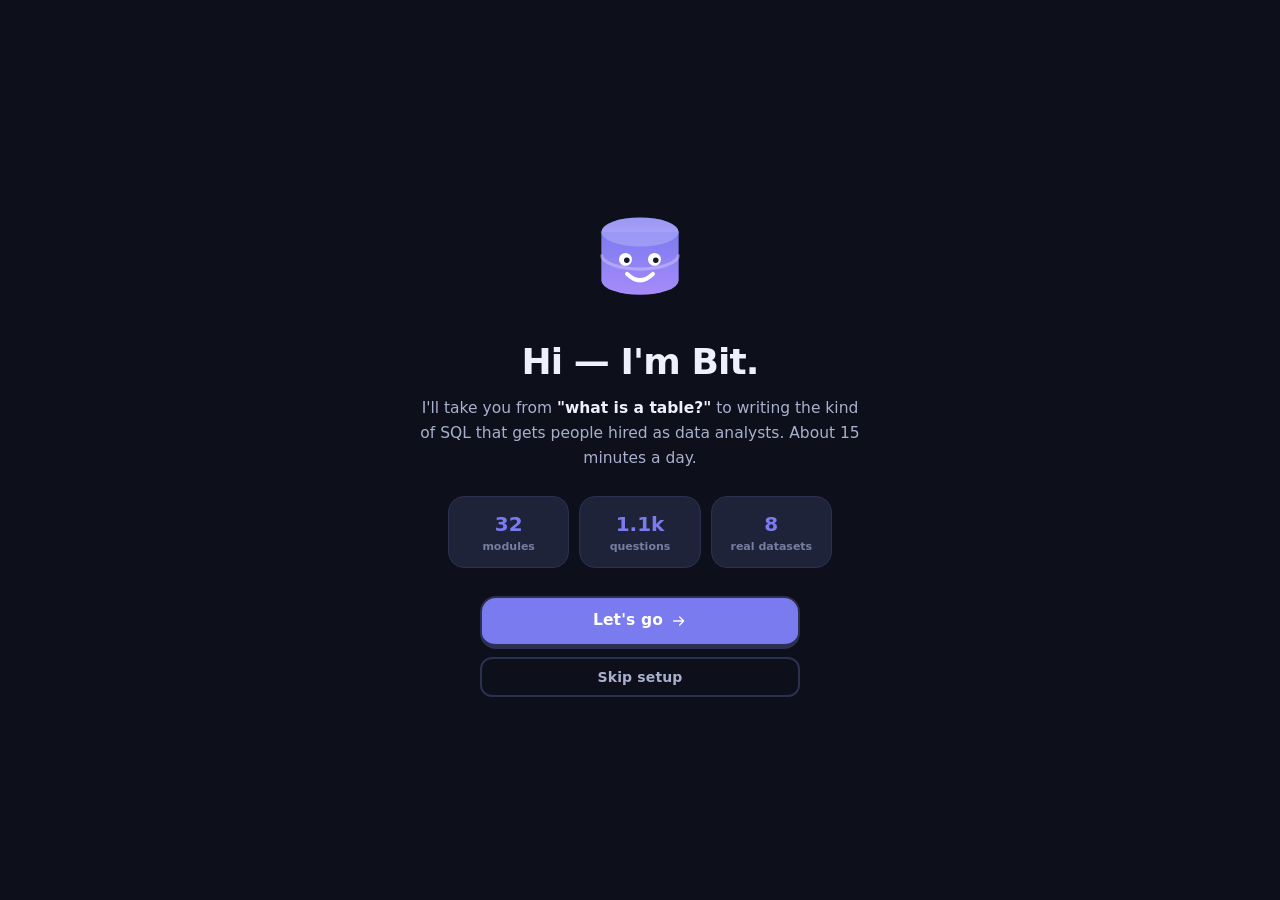
<file: courses/sql/index.html>
<!doctype html>
<html lang="en">
  <head>
    <meta charset="UTF-8" />
    <meta name="viewport" content="width=device-width, initial-scale=1.0" />
    <title>SQL — Zero to Hero | LearnEasy by KOGOS</title>
    <meta name="description" content="Go from &quot;what is a table?&quot; to solving analyst interview problems. 1,183 practice prompts against a real SQLite database that runs in your browser." />
    <link rel="canonical" href="https://kogos.co/courses/sql/" />
    <meta property="og:type" content="website" />
    <meta property="og:site_name" content="KOGOS" />
    <meta property="og:url" content="https://kogos.co/courses/sql/" />
    <meta property="og:title" content="SQL — Zero to Hero | LearnEasy by KOGOS" />
    <meta property="og:description" content="1,183 practice prompts, 32 modules, 8 real datasets. Every query runs against real SQLite in your browser. Free to start." />
    <meta property="og:image" content="https://kogos.co/courses/sql/og.jpg" />
    <meta property="og:image:width" content="1200" />
    <meta property="og:image:height" content="630" />
    <meta name="twitter:card" content="summary_large_image" />
    <meta name="twitter:title" content="SQL — Zero to Hero | LearnEasy by KOGOS" />
    <meta name="twitter:description" content="1,183 practice prompts against a real SQL engine in your browser. Free to start." />
    <meta name="twitter:image" content="https://kogos.co/courses/sql/og.jpg" />
    <link rel="icon" href="data:image/svg+xml,%3Csvg xmlns='http://www.w3.org/2000/svg' viewBox='0 0 32 32'%3E%3Crect width='32' height='32' rx='8' fill='%234f7cff'/%3E%3Ctext x='16' y='22' font-family='monospace' font-size='15' font-weight='bold' fill='white' text-anchor='middle'%3ESQ%3C/text%3E%3C/svg%3E" />
    <script>
      // Apply persisted theme before first paint to avoid a flash.
      try {
        var t = localStorage.getItem('sqllab.theme') || 'dark';
        document.documentElement.dataset.theme = t;
      } catch (e) {
        document.documentElement.dataset.theme = 'dark';
      }
    </script>
    <script type="module" crossorigin src="./assets/index-BIWIOS2L.js"></script>
    <link rel="stylesheet" crossorigin href="./assets/index-CT735j1m.css">
  </head>
  <body>
    <div id="root"></div>
  </body>
</html>
</file>
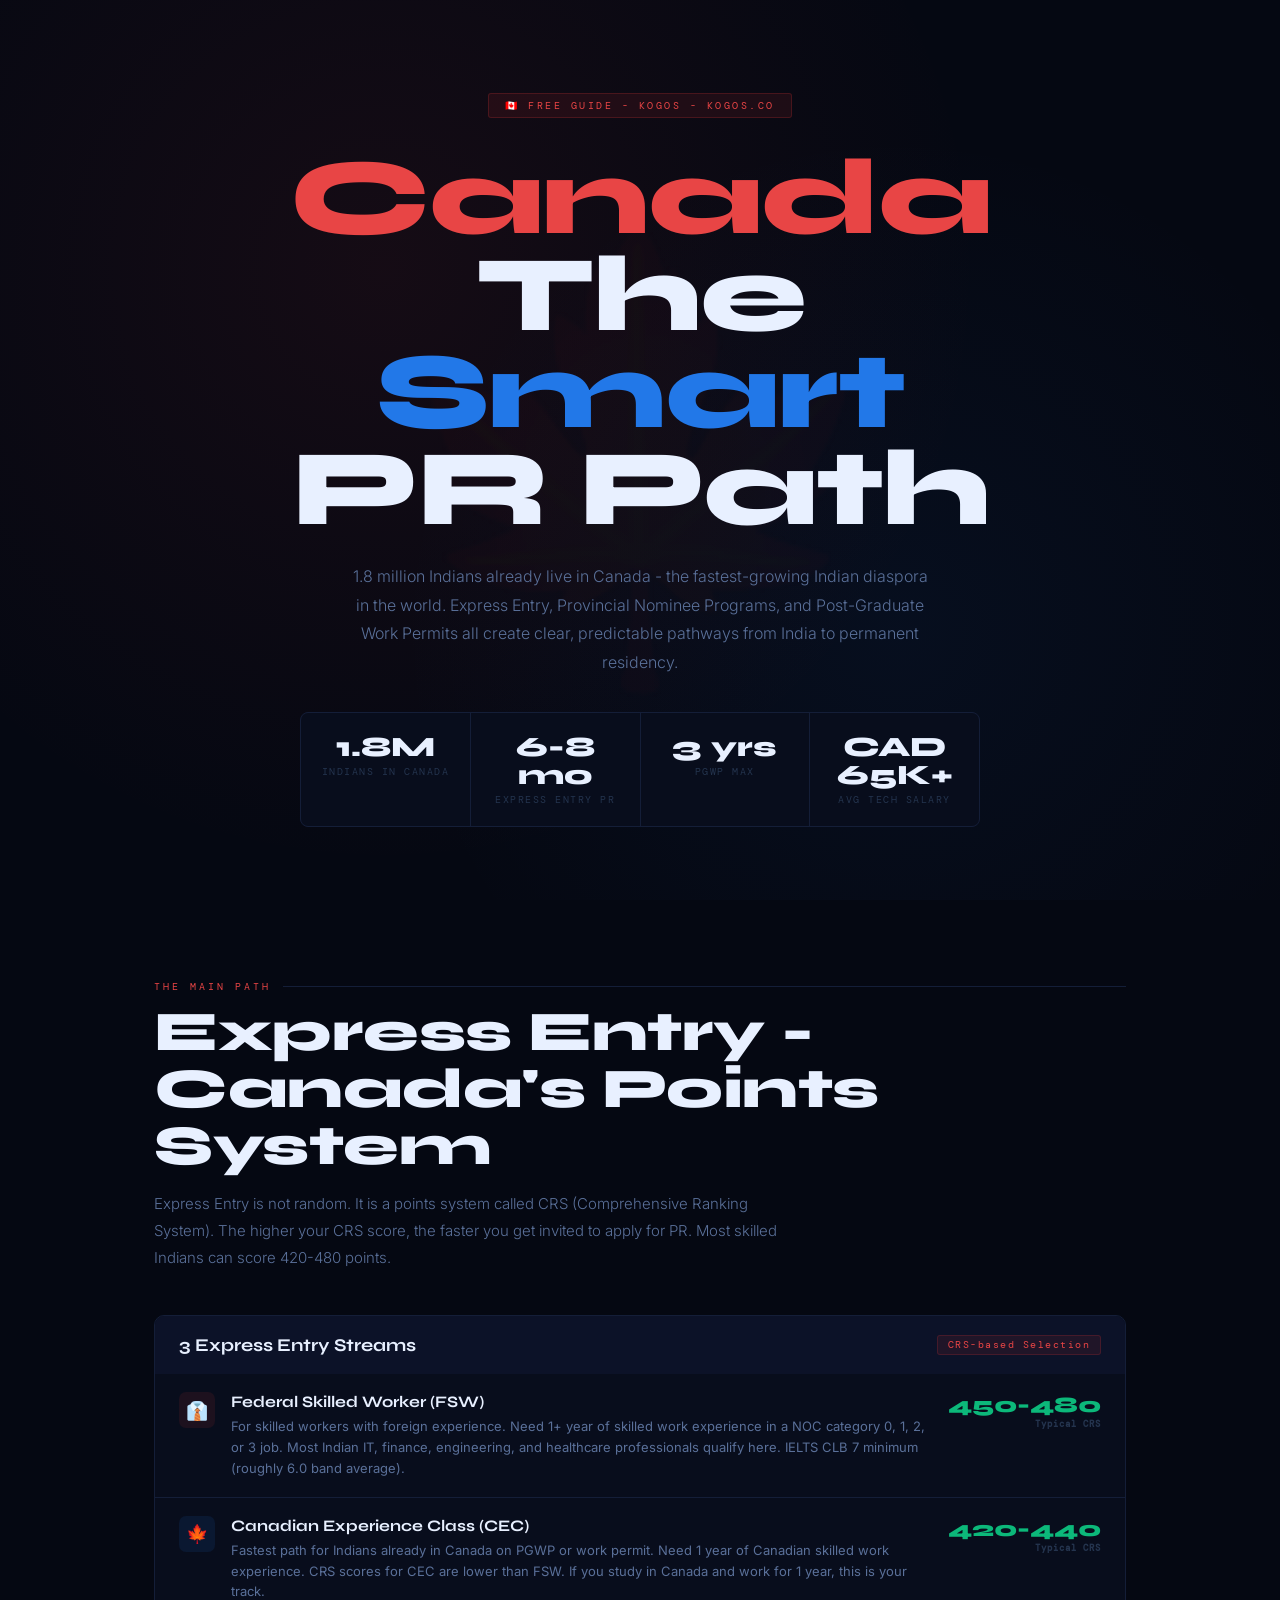
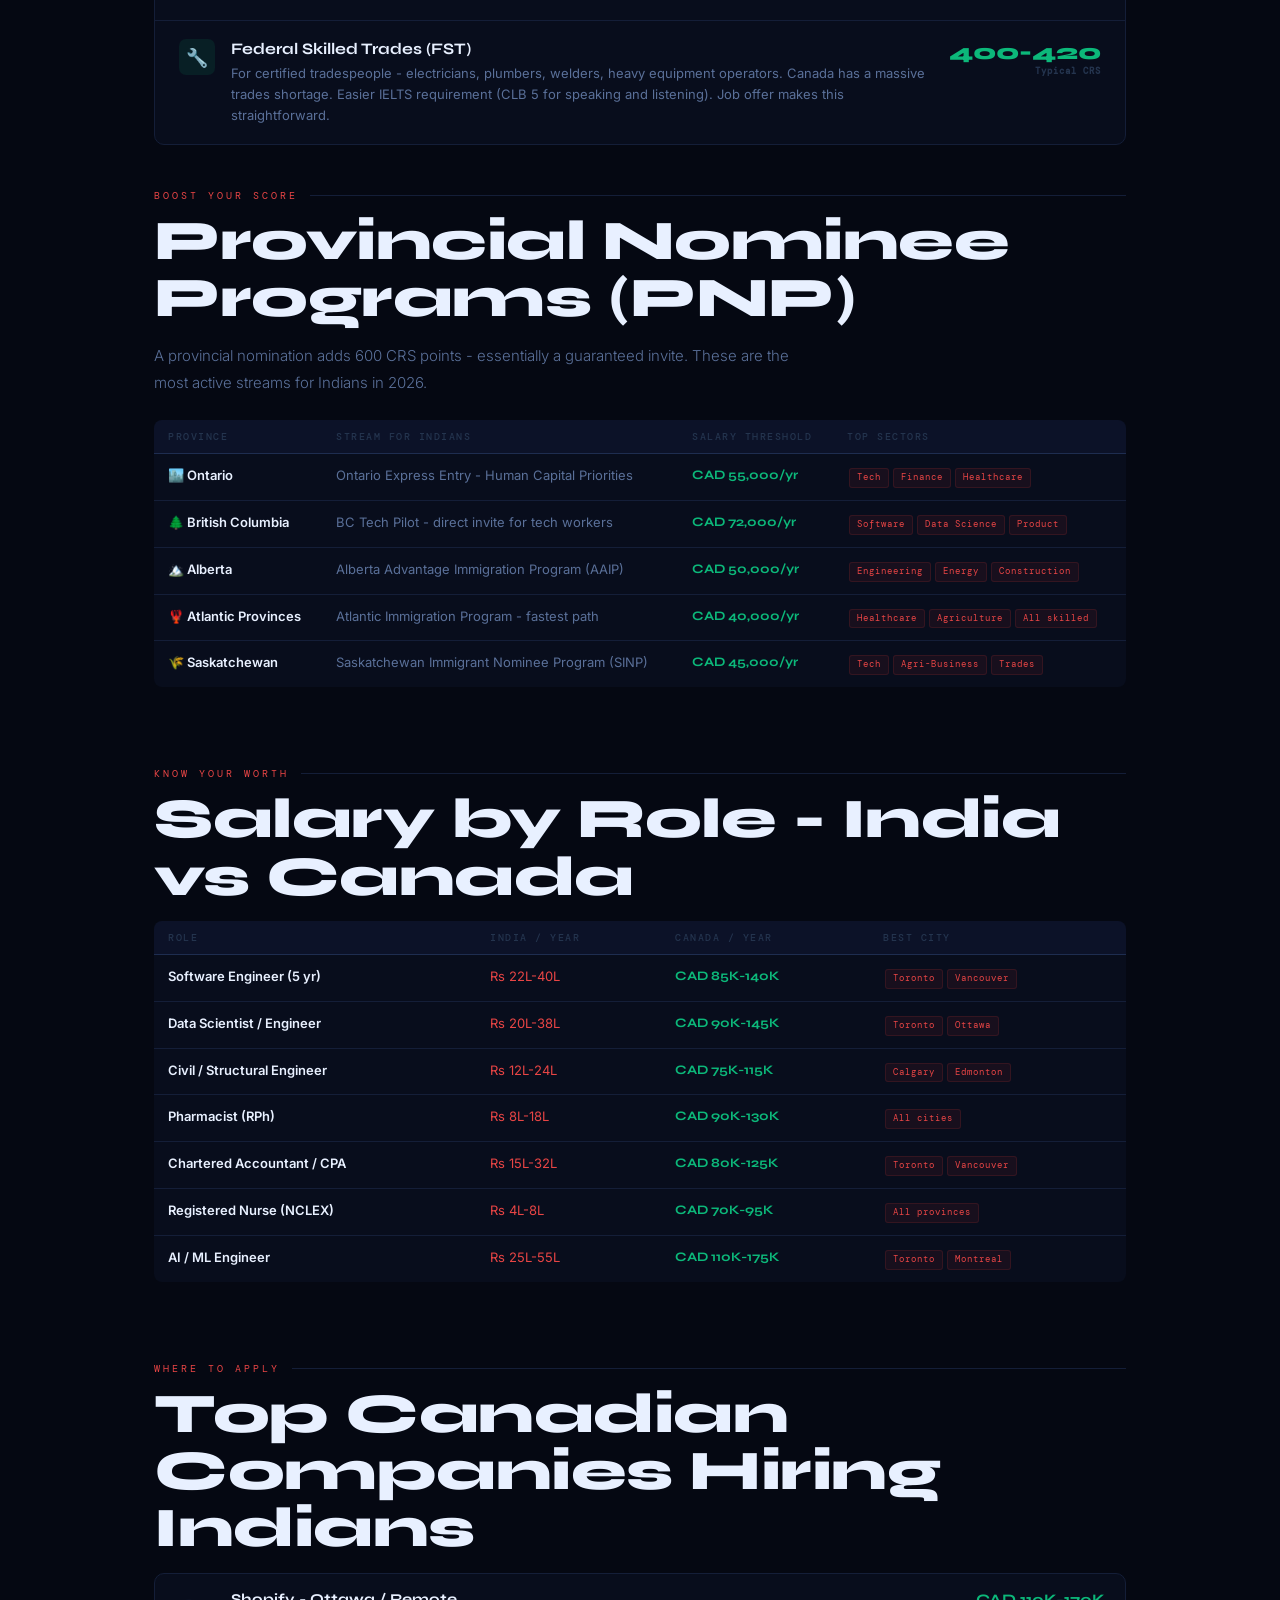
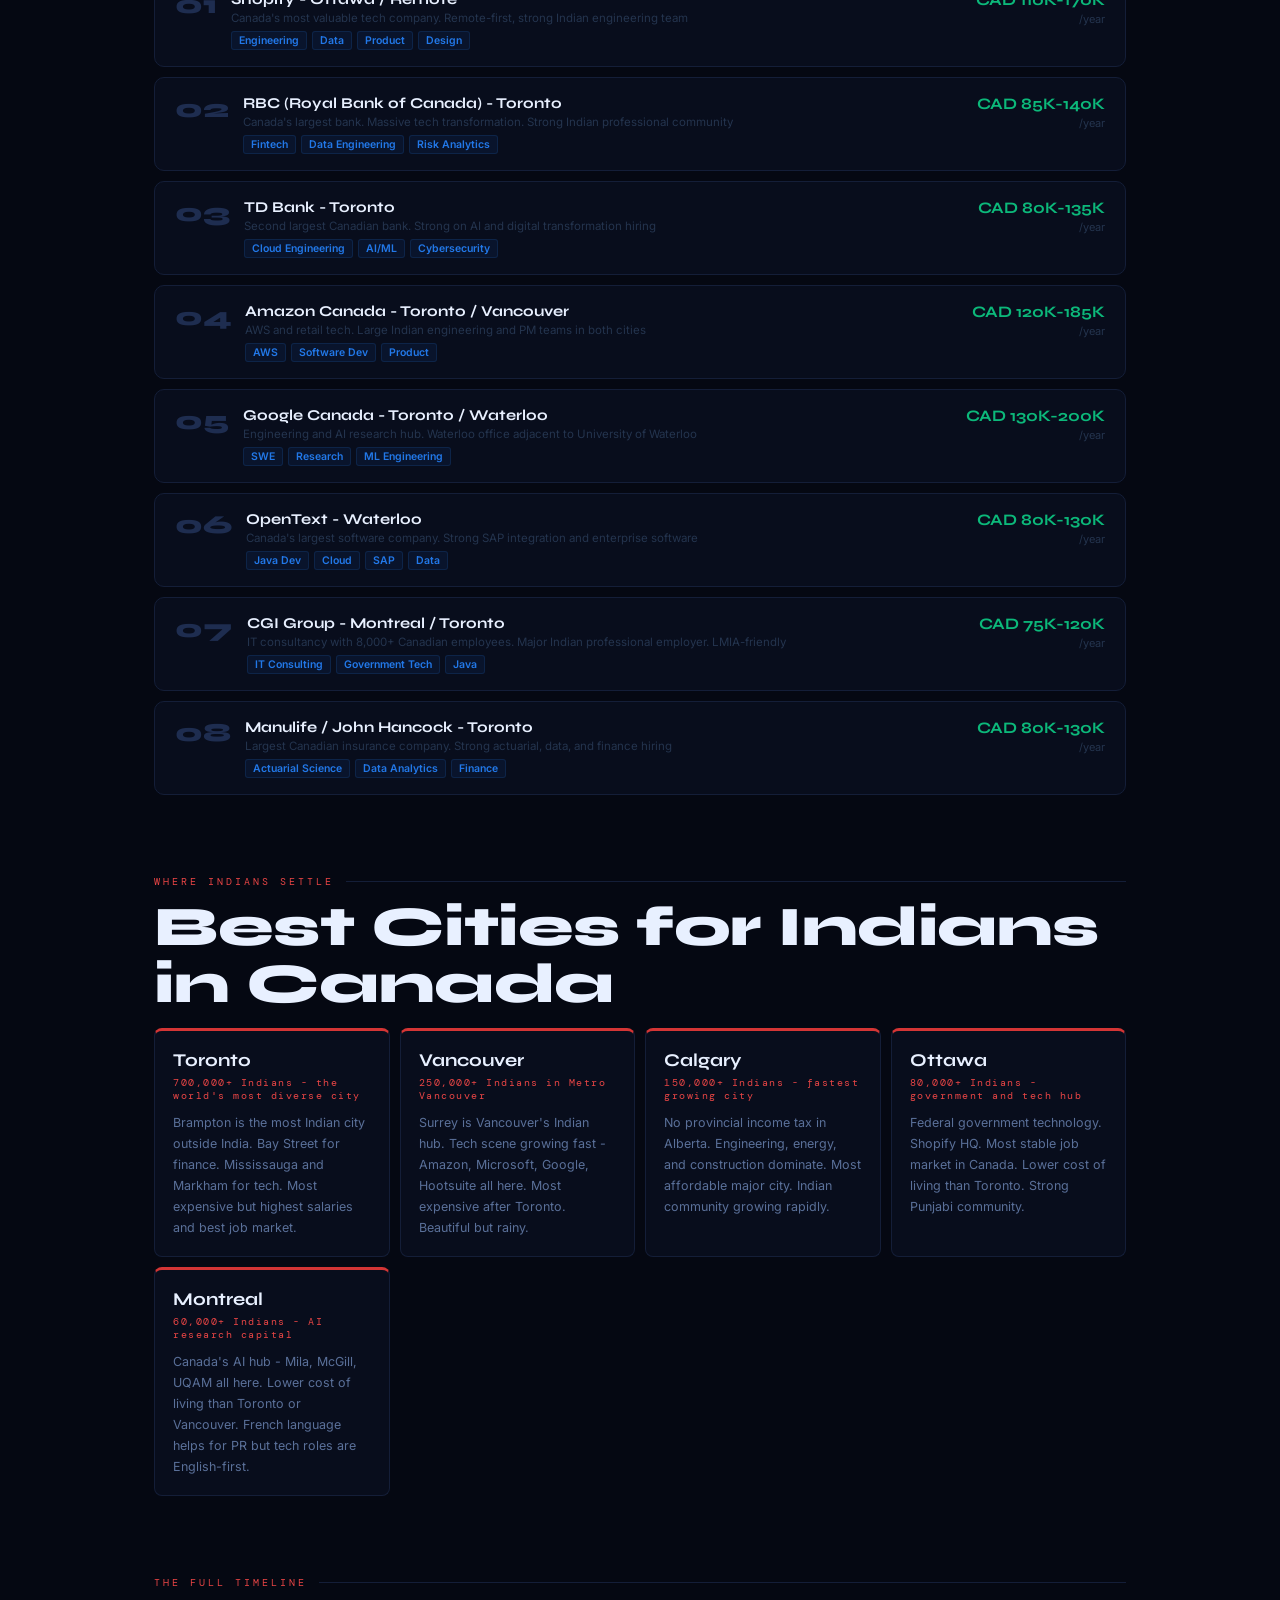
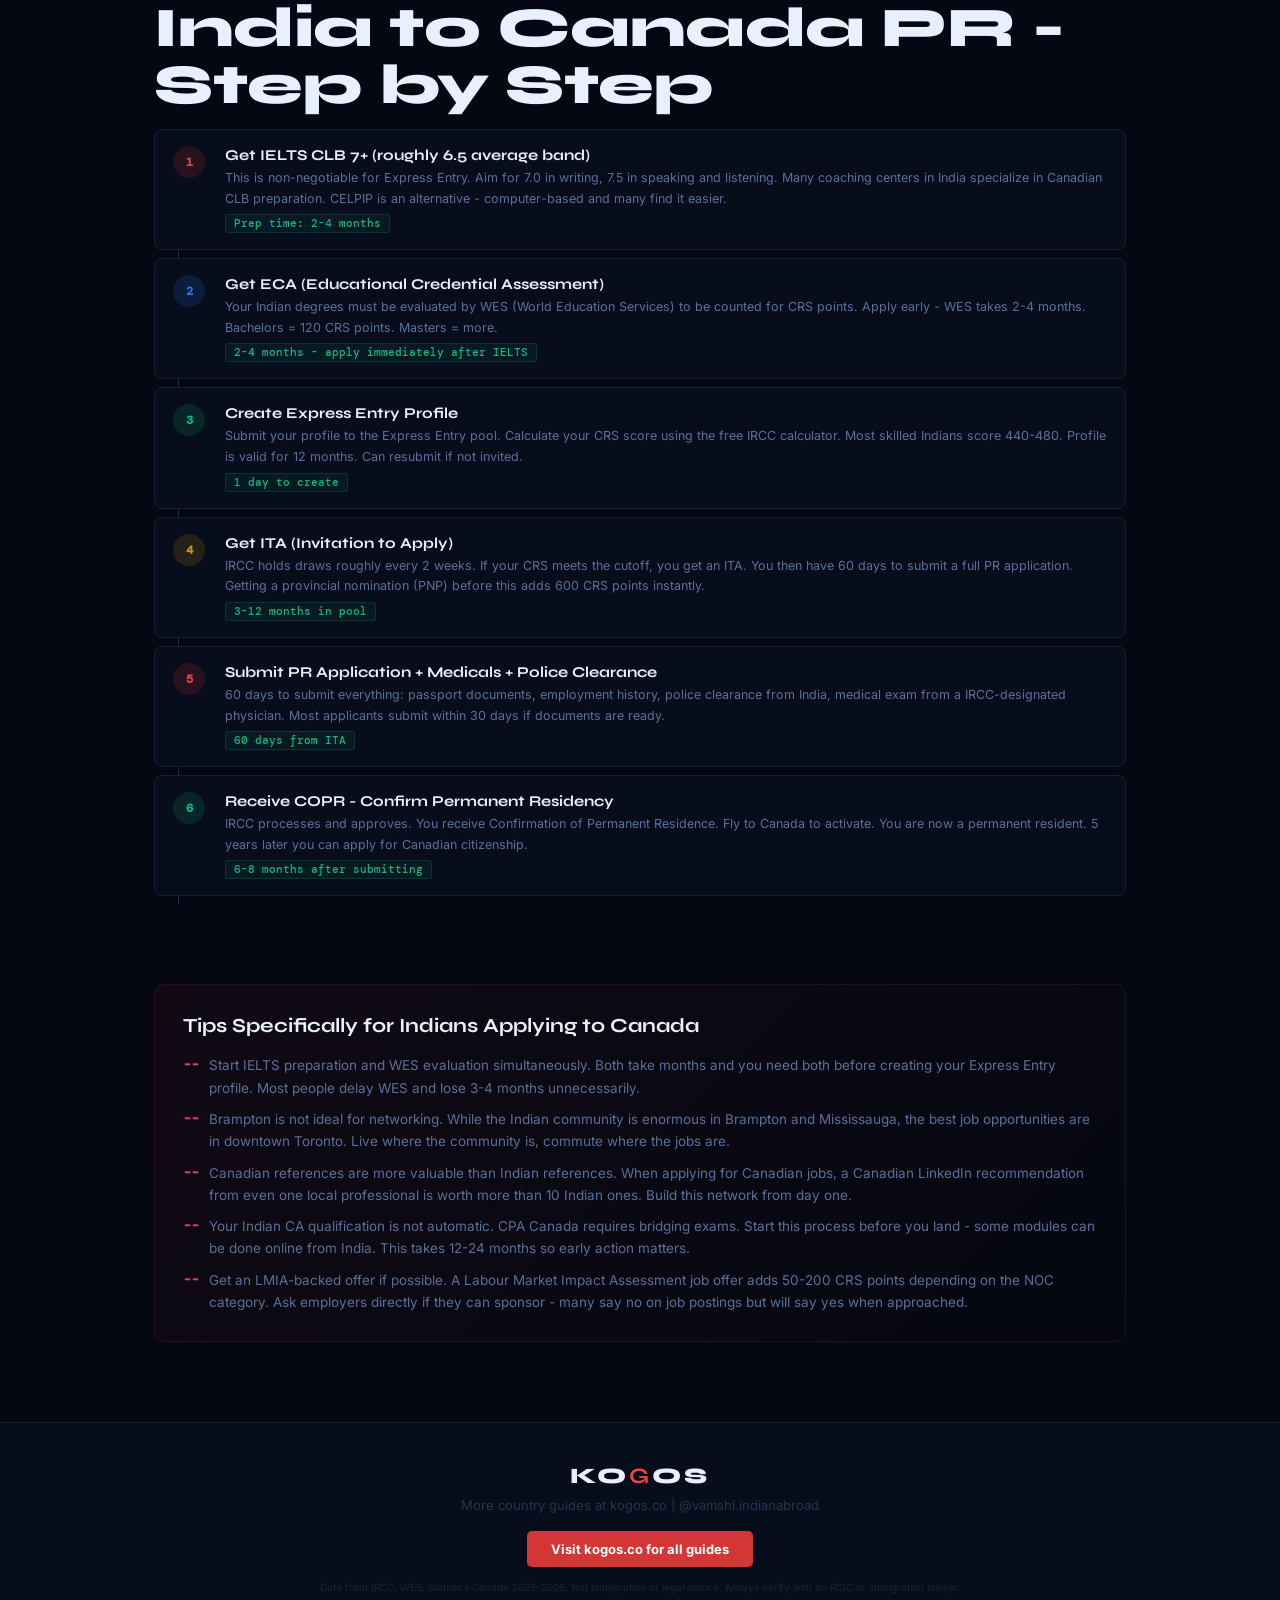
<file: canada_guide.html>
<!DOCTYPE html>
<html lang="en">
<head>
<meta charset="UTF-8"/>
<meta name="viewport" content="width=device-width,initial-scale=1.0"/>
<title>Canada Immigration for Indians 2026 — Complete Guide | KOGOS</title>
<link href="https://fonts.googleapis.com/css2?family=Syne:wght@400;600;700;800&family=Inter:wght@300;400;500;600&family=DM+Mono:wght@400;500&display=swap" rel="stylesheet"/>
<style>
*{margin:0;padding:0;box-sizing:border-box}
html{scroll-behavior:smooth}
:root{
  --bg:#050812;--s1:#080d1c;--s2:#0c1228;
  --ring:#141e38;--ring2:#1e2d50;
  --red:#d43535;--red2:#e84545;--red-d:rgba(212,53,53,.1);
  --blue:#2278e8;--blue-d:rgba(34,120,232,.08);
  --green:#0cb87a;--amber:#d4940a;
  --white:#e8f0ff;--text:#5a7099;--muted:#24344e;
  --serif:'Syne',sans-serif;
  --sans:'Inter',sans-serif;
  --mono:'DM Mono','Courier New',monospace;
}
body{background:var(--bg);color:var(--text);font-family:var(--sans);overflow-x:hidden}
::-webkit-scrollbar{width:3px}
::-webkit-scrollbar-track{background:var(--bg)}
::-webkit-scrollbar-thumb{background:var(--ring2);border-radius:2px}

/* HERO */
.hero{
  position:relative;min-height:100vh;
  display:flex;align-items:center;justify-content:center;
  text-align:center;padding:80px 5% 60px;overflow:hidden;
}
.hero-bg{
  position:absolute;inset:0;
  background:
    radial-gradient(circle 600px at 30% 30%,rgba(212,53,53,.08),transparent),
    radial-gradient(circle 500px at 70% 70%,rgba(34,120,232,.06),transparent),
    var(--bg);
}
.maple{
  position:absolute;inset:0;z-index:0;
  display:flex;align-items:center;justify-content:center;
  font-size:420px;opacity:.02;line-height:1;
  pointer-events:none;user-select:none;
}
.hero-content{position:relative;z-index:1;max-width:760px}
.hero-tag{
  display:inline-flex;align-items:center;gap:8px;
  background:rgba(212,53,53,.1);border:1px solid rgba(212,53,53,.22);
  color:var(--red2);font-family:var(--mono);font-size:10px;letter-spacing:2.5px;
  text-transform:uppercase;padding:5px 16px;border-radius:3px;margin-bottom:32px;
}
.hero h1{
  font-family:var(--serif);font-size:clamp(48px,9vw,108px);font-weight:800;
  color:var(--white);line-height:.9;letter-spacing:-2px;margin-bottom:24px;
}
.hero h1 .red{color:var(--red2)}
.hero h1 .blue{color:var(--blue)}
.hero-p{
  font-size:16px;color:var(--text);line-height:1.78;
  max-width:580px;margin:0 auto 36px;font-weight:300;
}
.hero-stats{
  display:grid;grid-template-columns:repeat(4,1fr);gap:1px;
  background:var(--ring);border:1px solid var(--ring);
  border-radius:8px;overflow:hidden;max-width:680px;margin:0 auto;
}
@media(max-width:600px){.hero-stats{grid-template-columns:repeat(2,1fr)}}
.hs{background:var(--s1);padding:20px;text-align:center}
.hs-val{
  font-family:var(--serif);font-size:28px;font-weight:800;
  color:var(--white);line-height:1;margin-bottom:4px;
}
.hs-lbl{font-size:10px;color:var(--muted);text-transform:uppercase;letter-spacing:1.5px;font-family:var(--mono)}

/* COMMON */
.w{max-width:1100px;margin:0 auto;padding:0 5%}
.sec{padding:80px 0}
.ey{
  font-family:var(--mono);font-size:10px;letter-spacing:3px;
  text-transform:uppercase;margin-bottom:10px;color:var(--red2);
  display:flex;align-items:center;gap:12px;
}
.ey::after{content:'';flex:1;height:1px;background:var(--ring)}
h2{
  font-family:var(--serif);font-size:clamp(28px,5vw,56px);font-weight:800;
  color:var(--white);line-height:1.02;letter-spacing:-.5px;margin-bottom:16px;
}
.lead{font-size:15px;color:var(--text);line-height:1.8;font-weight:300;max-width:640px;margin-bottom:44px}

/* EXPRESS ENTRY PATHWAY - signature element */
.pathway{
  background:var(--s1);border:1px solid var(--ring);
  border-radius:10px;overflow:hidden;margin-bottom:44px;
}
.path-head{
  background:var(--s2);padding:18px 24px;
  display:flex;align-items:center;justify-content:space-between;
}
.path-title{font-family:var(--serif);font-size:18px;font-weight:700;color:var(--white)}
.path-badge{
  font-family:var(--mono);font-size:9.5px;letter-spacing:1.5px;
  background:rgba(212,53,53,.1);color:var(--red2);
  border:1px solid rgba(212,53,53,.2);border-radius:3px;padding:3px 10px;
}
.path-body{padding:0}
.path-stream{
  padding:18px 24px;border-bottom:1px solid var(--ring);
  display:grid;grid-template-columns:auto 1fr auto;gap:16px;align-items:start;
}
.path-stream:last-child{border-bottom:none}
.path-icon{
  width:36px;height:36px;border-radius:7px;
  display:flex;align-items:center;justify-content:center;
  font-size:18px;flex-shrink:0;
}
.path-name{font-family:var(--serif);font-size:16px;font-weight:700;color:var(--white);margin-bottom:5px}
.path-desc{font-size:13px;color:var(--text);line-height:1.6}
.path-pts{
  font-family:var(--serif);font-size:22px;font-weight:800;
  color:var(--green);white-space:nowrap;
  display:flex;flex-direction:column;align-items:flex-end;
}
.path-pts-lbl{font-family:var(--mono);font-size:9px;color:var(--muted);letter-spacing:1px;text-align:right}

/* PNP TABLE */
.pnp-table{width:100%;border-collapse:collapse}
.pnp-table thead tr{background:var(--s2);border-bottom:1px solid var(--ring2)}
.pnp-table th{
  padding:10px 14px;font-family:var(--mono);font-size:10px;font-weight:500;
  letter-spacing:1.5px;text-transform:uppercase;color:var(--muted);text-align:left;
}
.pnp-table th:first-child{border-radius:8px 0 0 0}
.pnp-table th:last-child{border-radius:0 8px 0 0}
.pnp-table td{
  padding:11px 14px;font-size:13px;border-bottom:1px solid var(--ring);
  background:var(--s1);vertical-align:top;line-height:1.55;
}
.pnp-table tr:last-child td{border-bottom:none}
.pnp-table tr:last-child td:first-child{border-radius:0 0 0 8px}
.pnp-table tr:last-child td:last-child{border-radius:0 0 8px 0}
.cad{font-family:var(--serif);font-size:14px;font-weight:700;color:var(--green)}
.vtag{
  display:inline-block;font-family:var(--mono);font-size:9px;letter-spacing:1px;
  background:rgba(212,53,53,.08);color:var(--red2);border:1px solid rgba(212,53,53,.15);
  border-radius:3px;padding:2px 7px;margin:1px 2px;
}

/* COMPANY GRID */
.cg{display:grid;gap:10px}
.cc{
  background:var(--s1);border:1px solid var(--ring);border-radius:10px;
  padding:16px 20px;display:flex;align-items:flex-start;gap:14px;
  text-decoration:none;color:inherit;transition:border-color .2s,transform .2s;
}
.cc:hover{border-color:var(--red2);transform:translateY(-2px)}
.cc-num{
  font-family:var(--serif);font-size:26px;font-weight:800;
  color:var(--ring2);min-width:32px;line-height:1;margin-top:2px;
}
.cc-name{font-family:var(--serif);font-size:15px;font-weight:700;color:var(--white);margin-bottom:3px}
.cc-loc{font-size:11.5px;color:var(--muted);margin-bottom:6px}
.cc-roles{display:flex;flex-wrap:wrap;gap:5px}
.cc-role{
  font-size:10.5px;font-weight:600;padding:2px 7px;border-radius:3px;
  background:rgba(34,120,232,.08);color:var(--blue);border:1px solid rgba(34,120,232,.15);
}
.cc-sal{
  font-family:var(--serif);font-size:16px;font-weight:700;
  color:var(--green);white-space:nowrap;margin-left:auto;text-align:right;
}
.cc-visa{font-size:11px;color:var(--muted);margin-top:3px}

/* TIMELINE */
.tl{display:grid;gap:0;position:relative}
.tl::before{
  content:'';position:absolute;left:24px;top:0;bottom:0;
  width:1px;background:var(--ring2);
}
.tl-item{
  display:flex;gap:20px;align-items:flex-start;
  background:var(--s1);border:1px solid var(--ring);
  border-radius:8px;padding:16px 18px;margin-bottom:8px;
  position:relative;z-index:1;
}
.tl-dot{
  width:32px;height:32px;border-radius:50%;flex-shrink:0;
  display:flex;align-items:center;justify-content:center;
  font-family:var(--mono);font-size:12px;font-weight:600;
}
.tl-title{font-family:var(--serif);font-size:15px;font-weight:700;color:var(--white);margin-bottom:4px}
.tl-body{font-size:12.5px;color:var(--text);line-height:1.65}
.tl-time{
  display:inline-block;margin-top:5px;font-family:var(--mono);
  font-size:10.5px;font-weight:500;
  background:rgba(12,184,122,.08);color:var(--green);
  border:1px solid rgba(12,184,122,.18);border-radius:3px;padding:2px 8px;
}

/* CITIES */
.city-grid{display:grid;grid-template-columns:repeat(auto-fill,minmax(200px,1fr));gap:10px}
.city{
  background:var(--s1);border:1px solid var(--ring);border-radius:8px;
  padding:18px;border-top:3px solid var(--red);
}
.city-name{font-family:var(--serif);font-size:18px;font-weight:700;color:var(--white);margin-bottom:5px}
.city-pop{font-family:var(--mono);font-size:10px;letter-spacing:1.5px;color:var(--red2);margin-bottom:10px}
.city-body{font-size:12.5px;color:var(--text);line-height:1.68}

/* TIPS */
.tips{
  background:linear-gradient(135deg,rgba(212,53,53,.06),transparent);
  border:1px solid rgba(212,53,53,.14);border-radius:10px;padding:28px;
}
.tips h3{font-family:var(--serif);font-size:20px;font-weight:700;color:var(--white);margin-bottom:16px}
.tip-list{display:grid;gap:9px}
.tip{font-size:13.5px;color:var(--text);line-height:1.65;display:flex;gap:10px;align-items:flex-start}
.tip::before{content:'--';color:var(--red2);font-weight:700;flex-shrink:0;font-family:var(--mono)}

/* FOOTER */
footer{
  background:var(--s1);border-top:1px solid var(--ring);
  padding:40px 0 32px;text-align:center;
}
.fl{font-family:var(--serif);font-size:22px;font-weight:800;color:var(--white);
  letter-spacing:3px;text-transform:uppercase;margin-bottom:8px}
.fl b{color:var(--red2)}
.fig{
  display:inline-flex;align-items:center;gap:8px;
  background:var(--red);color:white;font-family:var(--sans);
  font-weight:700;font-size:13px;padding:10px 24px;border-radius:5px;text-decoration:none;
}
.disc{margin-top:14px;font-size:10px;color:var(--muted);opacity:.6}
</style>
</head>
<body>

<!-- HERO -->
<section class="hero">
  <div class="hero-bg"></div>
  <div class="maple">🍁</div>
  <div class="hero-content">
    <div class="hero-tag">🇨🇦 Free Guide - KOGOS - kogos.co</div>
    <h1><span class="red">Canada</span><br/>The <span class="blue">Smart</span><br/>PR Path</h1>
    <p class="hero-p">1.8 million Indians already live in Canada - the fastest-growing Indian diaspora in the world. Express Entry, Provincial Nominee Programs, and Post-Graduate Work Permits all create clear, predictable pathways from India to permanent residency.</p>
    <div class="hero-stats">
      <div class="hs"><div class="hs-val">1.8M</div><div class="hs-lbl">Indians in Canada</div></div>
      <div class="hs"><div class="hs-val">6-8 mo</div><div class="hs-lbl">Express Entry PR</div></div>
      <div class="hs"><div class="hs-val">3 yrs</div><div class="hs-lbl">PGWP max</div></div>
      <div class="hs"><div class="hs-val">CAD 65K+</div><div class="hs-lbl">Avg tech salary</div></div>
    </div>
  </div>
</section>

<!-- EXPRESS ENTRY -->
<section class="sec">
  <div class="w">
    <div class="ey">The Main Path</div>
    <h2>Express Entry - Canada's Points System</h2>
    <p class="lead">Express Entry is not random. It is a points system called CRS (Comprehensive Ranking System). The higher your CRS score, the faster you get invited to apply for PR. Most skilled Indians can score 420-480 points.</p>

    <div class="pathway">
      <div class="path-head">
        <div class="path-title">3 Express Entry Streams</div>
        <div class="path-badge">CRS-based Selection</div>
      </div>
      <div class="path-body">
        <div class="path-stream">
          <div class="path-icon" style="background:rgba(212,53,53,.1)">👔</div>
          <div>
            <div class="path-name">Federal Skilled Worker (FSW)</div>
            <div class="path-desc">For skilled workers with foreign experience. Need 1+ year of skilled work experience in a NOC category 0, 1, 2, or 3 job. Most Indian IT, finance, engineering, and healthcare professionals qualify here. IELTS CLB 7 minimum (roughly 6.0 band average).</div>
          </div>
          <div class="path-pts"><span>450-480</span><span class="path-pts-lbl">Typical CRS</span></div>
        </div>
        <div class="path-stream">
          <div class="path-icon" style="background:rgba(34,120,232,.1)">🍁</div>
          <div>
            <div class="path-name">Canadian Experience Class (CEC)</div>
            <div class="path-desc">Fastest path for Indians already in Canada on PGWP or work permit. Need 1 year of Canadian skilled work experience. CRS scores for CEC are lower than FSW. If you study in Canada and work for 1 year, this is your track.</div>
          </div>
          <div class="path-pts"><span>420-440</span><span class="path-pts-lbl">Typical CRS</span></div>
        </div>
        <div class="path-stream" style="border-bottom:none">
          <div class="path-icon" style="background:rgba(12,184,122,.1)">🔧</div>
          <div>
            <div class="path-name">Federal Skilled Trades (FST)</div>
            <div class="path-desc">For certified tradespeople - electricians, plumbers, welders, heavy equipment operators. Canada has a massive trades shortage. Easier IELTS requirement (CLB 5 for speaking and listening). Job offer makes this straightforward.</div>
          </div>
          <div class="path-pts"><span>400-420</span><span class="path-pts-lbl">Typical CRS</span></div>
        </div>
      </div>
    </div>

    <div class="ey">Boost Your Score</div>
    <h2>Provincial Nominee Programs (PNP)</h2>
    <p class="lead" style="margin-bottom:24px">A provincial nomination adds 600 CRS points - essentially a guaranteed invite. These are the most active streams for Indians in 2026.</p>
    <table class="pnp-table">
      <thead>
        <tr>
          <th>Province</th>
          <th>Stream for Indians</th>
          <th>Salary Threshold</th>
          <th>Top Sectors</th>
        </tr>
      </thead>
      <tbody>
        <tr>
          <td style="color:var(--white);font-weight:600">🏙️ Ontario</td>
          <td>Ontario Express Entry - Human Capital Priorities</td>
          <td class="cad">CAD 55,000/yr</td>
          <td><span class="vtag">Tech</span><span class="vtag">Finance</span><span class="vtag">Healthcare</span></td>
        </tr>
        <tr>
          <td style="color:var(--white);font-weight:600">🌲 British Columbia</td>
          <td>BC Tech Pilot - direct invite for tech workers</td>
          <td class="cad">CAD 72,000/yr</td>
          <td><span class="vtag">Software</span><span class="vtag">Data Science</span><span class="vtag">Product</span></td>
        </tr>
        <tr>
          <td style="color:var(--white);font-weight:600">🏔️ Alberta</td>
          <td>Alberta Advantage Immigration Program (AAIP)</td>
          <td class="cad">CAD 50,000/yr</td>
          <td><span class="vtag">Engineering</span><span class="vtag">Energy</span><span class="vtag">Construction</span></td>
        </tr>
        <tr>
          <td style="color:var(--white);font-weight:600">🦞 Atlantic Provinces</td>
          <td>Atlantic Immigration Program - fastest path</td>
          <td class="cad">CAD 40,000/yr</td>
          <td><span class="vtag">Healthcare</span><span class="vtag">Agriculture</span><span class="vtag">All skilled</span></td>
        </tr>
        <tr>
          <td style="color:var(--white);font-weight:600">🌾 Saskatchewan</td>
          <td>Saskatchewan Immigrant Nominee Program (SINP)</td>
          <td class="cad">CAD 45,000/yr</td>
          <td><span class="vtag">Tech</span><span class="vtag">Agri-Business</span><span class="vtag">Trades</span></td>
        </tr>
      </tbody>
    </table>
  </div>
</section>

<!-- SALARY TABLE -->
<section class="sec" style="padding-top:0">
  <div class="w">
    <div class="ey">Know Your Worth</div>
    <h2>Salary by Role - India vs Canada</h2>
    <table class="pnp-table">
      <thead>
        <tr><th>Role</th><th>India / Year</th><th>Canada / Year</th><th>Best City</th></tr>
      </thead>
      <tbody>
        <tr><td style="color:var(--white);font-weight:600">Software Engineer (5 yr)</td><td style="color:#e84545">Rs 22L-40L</td><td class="cad">CAD 85K-140K</td><td><span class="vtag">Toronto</span><span class="vtag">Vancouver</span></td></tr>
        <tr><td style="color:var(--white);font-weight:600">Data Scientist / Engineer</td><td style="color:#e84545">Rs 20L-38L</td><td class="cad">CAD 90K-145K</td><td><span class="vtag">Toronto</span><span class="vtag">Ottawa</span></td></tr>
        <tr><td style="color:var(--white);font-weight:600">Civil / Structural Engineer</td><td style="color:#e84545">Rs 12L-24L</td><td class="cad">CAD 75K-115K</td><td><span class="vtag">Calgary</span><span class="vtag">Edmonton</span></td></tr>
        <tr><td style="color:var(--white);font-weight:600">Pharmacist (RPh)</td><td style="color:#e84545">Rs 8L-18L</td><td class="cad">CAD 90K-130K</td><td><span class="vtag">All cities</span></td></tr>
        <tr><td style="color:var(--white);font-weight:600">Chartered Accountant / CPA</td><td style="color:#e84545">Rs 15L-32L</td><td class="cad">CAD 80K-125K</td><td><span class="vtag">Toronto</span><span class="vtag">Vancouver</span></td></tr>
        <tr><td style="color:var(--white);font-weight:600">Registered Nurse (NCLEX)</td><td style="color:#e84545">Rs 4L-8L</td><td class="cad">CAD 70K-95K</td><td><span class="vtag">All provinces</span></td></tr>
        <tr><td style="color:var(--white);font-weight:600">AI / ML Engineer</td><td style="color:#e84545">Rs 25L-55L</td><td class="cad">CAD 110K-175K</td><td><span class="vtag">Toronto</span><span class="vtag">Montreal</span></td></tr>
      </tbody>
    </table>
  </div>
</section>

<!-- TOP COMPANIES -->
<section class="sec" style="padding-top:0">
  <div class="w">
    <div class="ey">Where to Apply</div>
    <h2>Top Canadian Companies Hiring Indians</h2>
    <div class="cg">
      <a class="cc" href="https://www.shopify.com/careers" target="_blank">
        <div class="cc-num">01</div>
        <div style="flex:1"><div class="cc-name">Shopify - Ottawa / Remote</div><div class="cc-loc">Canada's most valuable tech company. Remote-first, strong Indian engineering team</div><div class="cc-roles"><span class="cc-role">Engineering</span><span class="cc-role">Data</span><span class="cc-role">Product</span><span class="cc-role">Design</span></div></div>
        <div style="text-align:right"><div class="cc-sal">CAD 110K-170K</div><div class="cc-visa">/year</div></div>
      </a>
      <a class="cc" href="https://jobs.rbc.com" target="_blank">
        <div class="cc-num">02</div>
        <div style="flex:1"><div class="cc-name">RBC (Royal Bank of Canada) - Toronto</div><div class="cc-loc">Canada's largest bank. Massive tech transformation. Strong Indian professional community</div><div class="cc-roles"><span class="cc-role">Fintech</span><span class="cc-role">Data Engineering</span><span class="cc-role">Risk Analytics</span></div></div>
        <div style="text-align:right"><div class="cc-sal">CAD 85K-140K</div><div class="cc-visa">/year</div></div>
      </a>
      <a class="cc" href="https://jobs.td.com" target="_blank">
        <div class="cc-num">03</div>
        <div style="flex:1"><div class="cc-name">TD Bank - Toronto</div><div class="cc-loc">Second largest Canadian bank. Strong on AI and digital transformation hiring</div><div class="cc-roles"><span class="cc-role">Cloud Engineering</span><span class="cc-role">AI/ML</span><span class="cc-role">Cybersecurity</span></div></div>
        <div style="text-align:right"><div class="cc-sal">CAD 80K-135K</div><div class="cc-visa">/year</div></div>
      </a>
      <a class="cc" href="https://www.amazon.jobs/en/locations/toronto-canada" target="_blank">
        <div class="cc-num">04</div>
        <div style="flex:1"><div class="cc-name">Amazon Canada - Toronto / Vancouver</div><div class="cc-loc">AWS and retail tech. Large Indian engineering and PM teams in both cities</div><div class="cc-roles"><span class="cc-role">AWS</span><span class="cc-role">Software Dev</span><span class="cc-role">Product</span></div></div>
        <div style="text-align:right"><div class="cc-sal">CAD 120K-185K</div><div class="cc-visa">/year</div></div>
      </a>
      <a class="cc" href="https://careers.google.com/locations/toronto/" target="_blank">
        <div class="cc-num">05</div>
        <div style="flex:1"><div class="cc-name">Google Canada - Toronto / Waterloo</div><div class="cc-loc">Engineering and AI research hub. Waterloo office adjacent to University of Waterloo</div><div class="cc-roles"><span class="cc-role">SWE</span><span class="cc-role">Research</span><span class="cc-role">ML Engineering</span></div></div>
        <div style="text-align:right"><div class="cc-sal">CAD 130K-200K</div><div class="cc-visa">/year</div></div>
      </a>
      <a class="cc" href="https://careers.opentext.com" target="_blank">
        <div class="cc-num">06</div>
        <div style="flex:1"><div class="cc-name">OpenText - Waterloo</div><div class="cc-loc">Canada's largest software company. Strong SAP integration and enterprise software</div><div class="cc-roles"><span class="cc-role">Java Dev</span><span class="cc-role">Cloud</span><span class="cc-role">SAP</span><span class="cc-role">Data</span></div></div>
        <div style="text-align:right"><div class="cc-sal">CAD 80K-130K</div><div class="cc-visa">/year</div></div>
      </a>
      <a class="cc" href="https://www.cgi.com/en/careers" target="_blank">
        <div class="cc-num">07</div>
        <div style="flex:1"><div class="cc-name">CGI Group - Montreal / Toronto</div><div class="cc-loc">IT consultancy with 8,000+ Canadian employees. Major Indian professional employer. LMIA-friendly</div><div class="cc-roles"><span class="cc-role">IT Consulting</span><span class="cc-role">Government Tech</span><span class="cc-role">Java</span></div></div>
        <div style="text-align:right"><div class="cc-sal">CAD 75K-120K</div><div class="cc-visa">/year</div></div>
      </a>
      <a class="cc" href="https://careers.manulife.com" target="_blank">
        <div class="cc-num">08</div>
        <div style="flex:1"><div class="cc-name">Manulife / John Hancock - Toronto</div><div class="cc-loc">Largest Canadian insurance company. Strong actuarial, data, and finance hiring</div><div class="cc-roles"><span class="cc-role">Actuarial Science</span><span class="cc-role">Data Analytics</span><span class="cc-role">Finance</span></div></div>
        <div style="text-align:right"><div class="cc-sal">CAD 80K-130K</div><div class="cc-visa">/year</div></div>
      </a>
    </div>
  </div>
</section>

<!-- CITIES -->
<section class="sec" style="padding-top:0">
  <div class="w">
    <div class="ey">Where Indians Settle</div>
    <h2>Best Cities for Indians in Canada</h2>
    <div class="city-grid">
      <div class="city">
        <div class="city-name">Toronto</div>
        <div class="city-pop">700,000+ Indians - the world's most diverse city</div>
        <div class="city-body">Brampton is the most Indian city outside India. Bay Street for finance. Mississauga and Markham for tech. Most expensive but highest salaries and best job market.</div>
      </div>
      <div class="city">
        <div class="city-name">Vancouver</div>
        <div class="city-pop">250,000+ Indians in Metro Vancouver</div>
        <div class="city-body">Surrey is Vancouver's Indian hub. Tech scene growing fast - Amazon, Microsoft, Google, Hootsuite all here. Most expensive after Toronto. Beautiful but rainy.</div>
      </div>
      <div class="city">
        <div class="city-name">Calgary</div>
        <div class="city-pop">150,000+ Indians - fastest growing city</div>
        <div class="city-body">No provincial income tax in Alberta. Engineering, energy, and construction dominate. Most affordable major city. Indian community growing rapidly.</div>
      </div>
      <div class="city">
        <div class="city-name">Ottawa</div>
        <div class="city-pop">80,000+ Indians - government and tech hub</div>
        <div class="city-body">Federal government technology. Shopify HQ. Most stable job market in Canada. Lower cost of living than Toronto. Strong Punjabi community.</div>
      </div>
      <div class="city">
        <div class="city-name">Montreal</div>
        <div class="city-pop">60,000+ Indians - AI research capital</div>
        <div class="city-body">Canada's AI hub - Mila, McGill, UQAM all here. Lower cost of living than Toronto or Vancouver. French language helps for PR but tech roles are English-first.</div>
      </div>
    </div>
  </div>
</section>

<!-- TIMELINE - PR JOURNEY -->
<section class="sec" style="padding-top:0">
  <div class="w">
    <div class="ey">The Full Timeline</div>
    <h2>India to Canada PR - Step by Step</h2>
    <div class="tl">
      <div class="tl-item">
        <div class="tl-dot" style="background:rgba(212,53,53,.15);color:var(--red2)">1</div>
        <div>
          <div class="tl-title">Get IELTS CLB 7+ (roughly 6.5 average band)</div>
          <div class="tl-body">This is non-negotiable for Express Entry. Aim for 7.0 in writing, 7.5 in speaking and listening. Many coaching centers in India specialize in Canadian CLB preparation. CELPIP is an alternative - computer-based and many find it easier.</div>
          <div class="tl-time">Prep time: 2-4 months</div>
        </div>
      </div>
      <div class="tl-item">
        <div class="tl-dot" style="background:rgba(34,120,232,.15);color:var(--blue)">2</div>
        <div>
          <div class="tl-title">Get ECA (Educational Credential Assessment)</div>
          <div class="tl-body">Your Indian degrees must be evaluated by WES (World Education Services) to be counted for CRS points. Apply early - WES takes 2-4 months. Bachelors = 120 CRS points. Masters = more.</div>
          <div class="tl-time">2-4 months - apply immediately after IELTS</div>
        </div>
      </div>
      <div class="tl-item">
        <div class="tl-dot" style="background:rgba(12,184,122,.15);color:var(--green)">3</div>
        <div>
          <div class="tl-title">Create Express Entry Profile</div>
          <div class="tl-body">Submit your profile to the Express Entry pool. Calculate your CRS score using the free IRCC calculator. Most skilled Indians score 440-480. Profile is valid for 12 months. Can resubmit if not invited.</div>
          <div class="tl-time">1 day to create</div>
        </div>
      </div>
      <div class="tl-item">
        <div class="tl-dot" style="background:rgba(212,148,10,.15);color:var(--amber)">4</div>
        <div>
          <div class="tl-title">Get ITA (Invitation to Apply)</div>
          <div class="tl-body">IRCC holds draws roughly every 2 weeks. If your CRS meets the cutoff, you get an ITA. You then have 60 days to submit a full PR application. Getting a provincial nomination (PNP) before this adds 600 CRS points instantly.</div>
          <div class="tl-time">3-12 months in pool</div>
        </div>
      </div>
      <div class="tl-item">
        <div class="tl-dot" style="background:rgba(212,53,53,.15);color:var(--red2)">5</div>
        <div>
          <div class="tl-title">Submit PR Application + Medicals + Police Clearance</div>
          <div class="tl-body">60 days to submit everything: passport documents, employment history, police clearance from India, medical exam from a IRCC-designated physician. Most applicants submit within 30 days if documents are ready.</div>
          <div class="tl-time">60 days from ITA</div>
        </div>
      </div>
      <div class="tl-item">
        <div class="tl-dot" style="background:rgba(12,184,122,.15);color:var(--green)">6</div>
        <div>
          <div class="tl-title">Receive COPR - Confirm Permanent Residency</div>
          <div class="tl-body">IRCC processes and approves. You receive Confirmation of Permanent Residence. Fly to Canada to activate. You are now a permanent resident. 5 years later you can apply for Canadian citizenship.</div>
          <div class="tl-time">6-8 months after submitting</div>
        </div>
      </div>
    </div>
  </div>
</section>

<!-- TIPS -->
<section class="sec" style="padding-top:0">
  <div class="w">
    <div class="tips">
      <h3>Tips Specifically for Indians Applying to Canada</h3>
      <div class="tip-list">
        <div class="tip"><span>Start IELTS preparation and WES evaluation simultaneously. Both take months and you need both before creating your Express Entry profile. Most people delay WES and lose 3-4 months unnecessarily.</span></div>
        <div class="tip"><span>Brampton is not ideal for networking. While the Indian community is enormous in Brampton and Mississauga, the best job opportunities are in downtown Toronto. Live where the community is, commute where the jobs are.</span></div>
        <div class="tip"><span>Canadian references are more valuable than Indian references. When applying for Canadian jobs, a Canadian LinkedIn recommendation from even one local professional is worth more than 10 Indian ones. Build this network from day one.</span></div>
        <div class="tip"><span>Your Indian CA qualification is not automatic. CPA Canada requires bridging exams. Start this process before you land - some modules can be done online from India. This takes 12-24 months so early action matters.</span></div>
        <div class="tip"><span>Get an LMIA-backed offer if possible. A Labour Market Impact Assessment job offer adds 50-200 CRS points depending on the NOC category. Ask employers directly if they can sponsor - many say no on job postings but will say yes when approached.</span></div>
      </div>
    </div>
  </div>
</section>

<footer>
  <div class="fl" style="margin-bottom:8px">KO<b>G</b>OS</div>
  <p style="font-size:13px;color:var(--muted);margin-bottom:18px">More country guides at kogos.co | @vamshi.indianabroad</p>
  <a class="fig" href="https://kogos.co">Visit kogos.co for all guides</a>
  <div class="disc">Data from IRCC, WES, Statistics Canada 2025-2026. Not immigration or legal advice. Always verify with an RCIC or immigration lawyer.</div>
</footer>

</body>
</html>
</file>
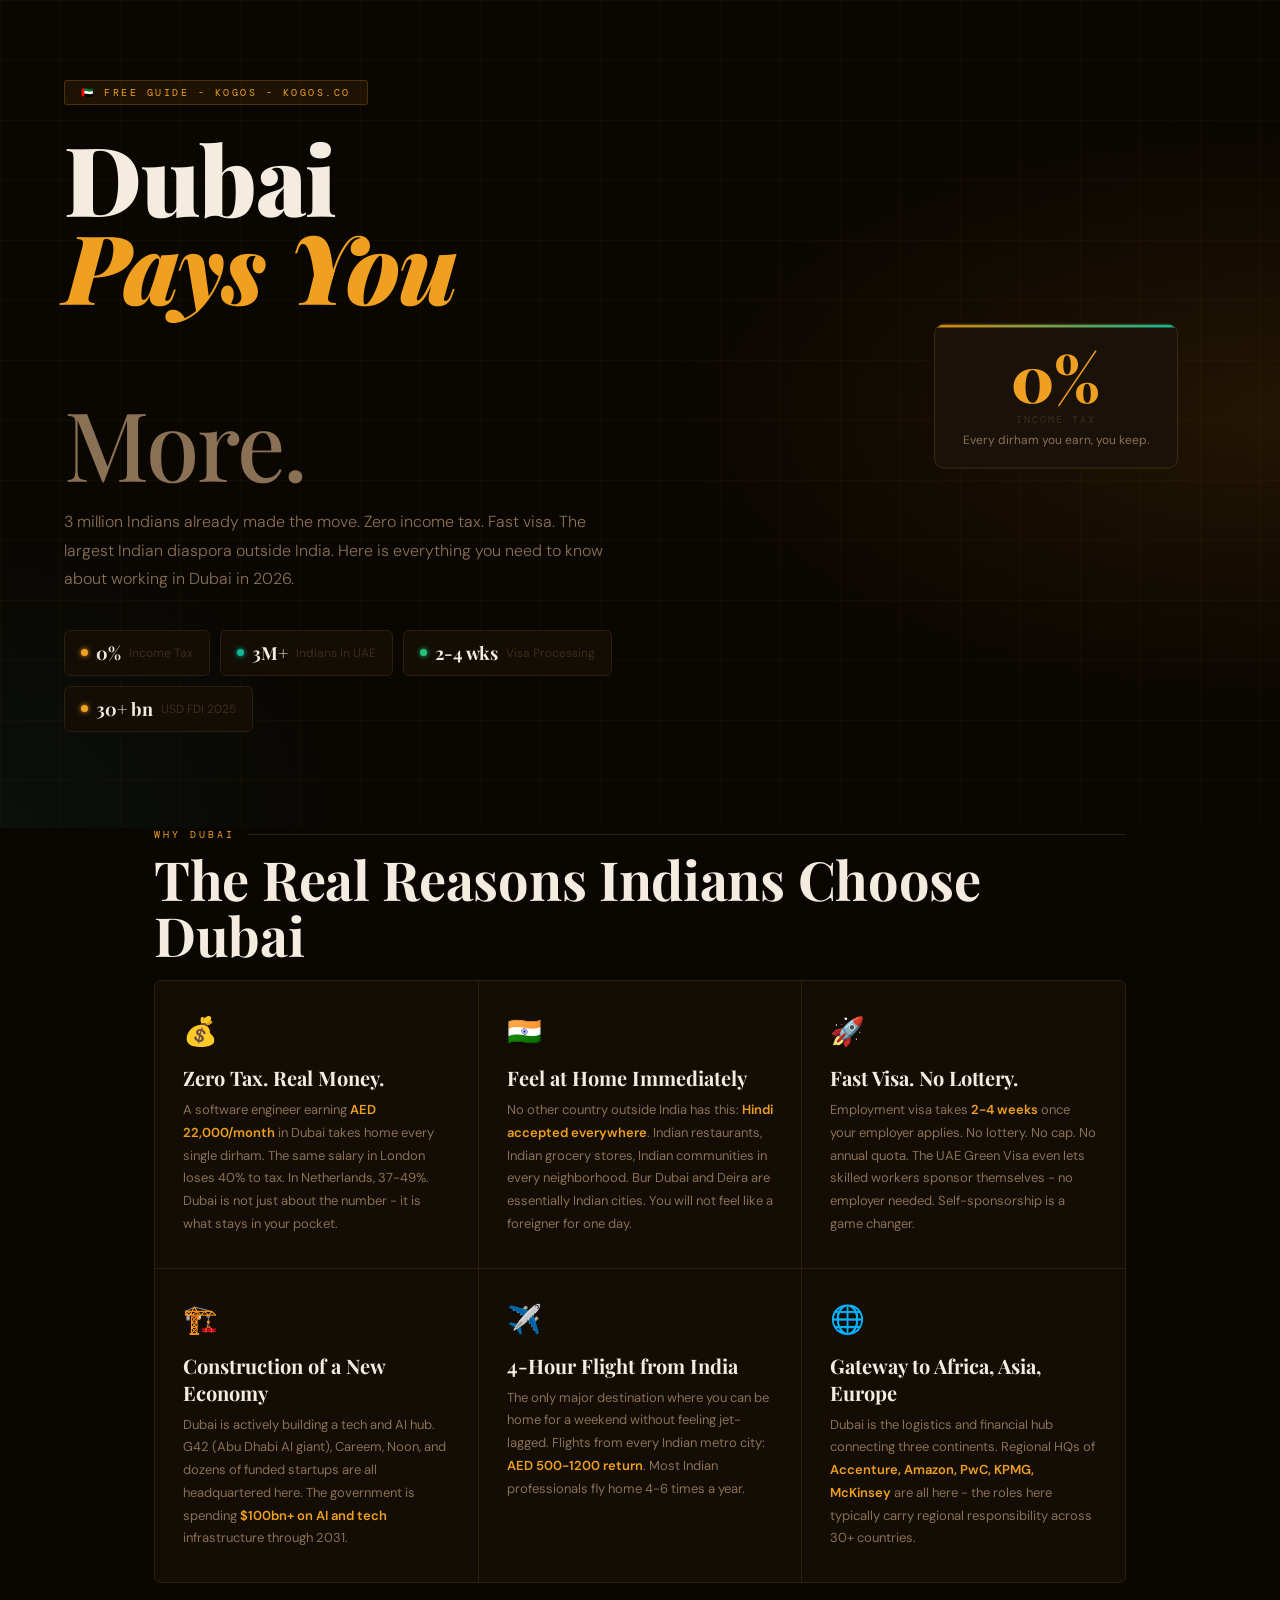
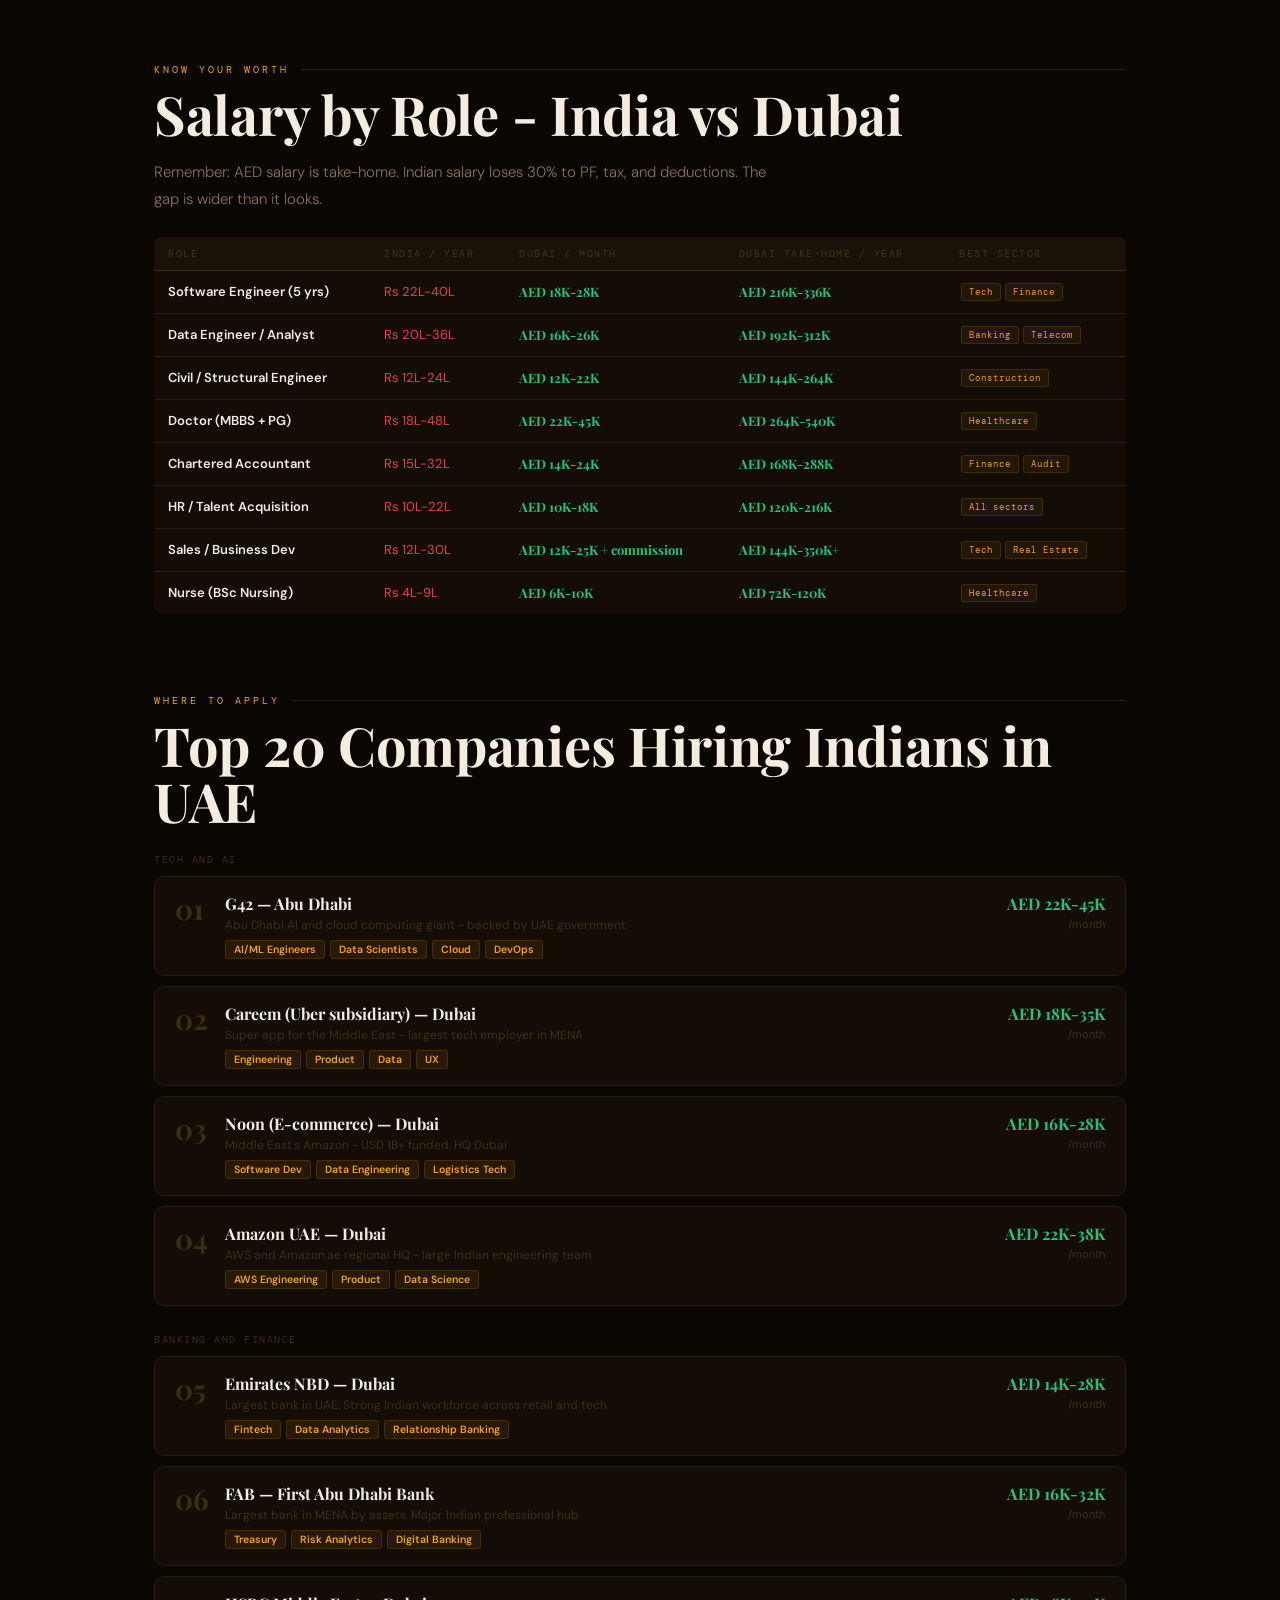
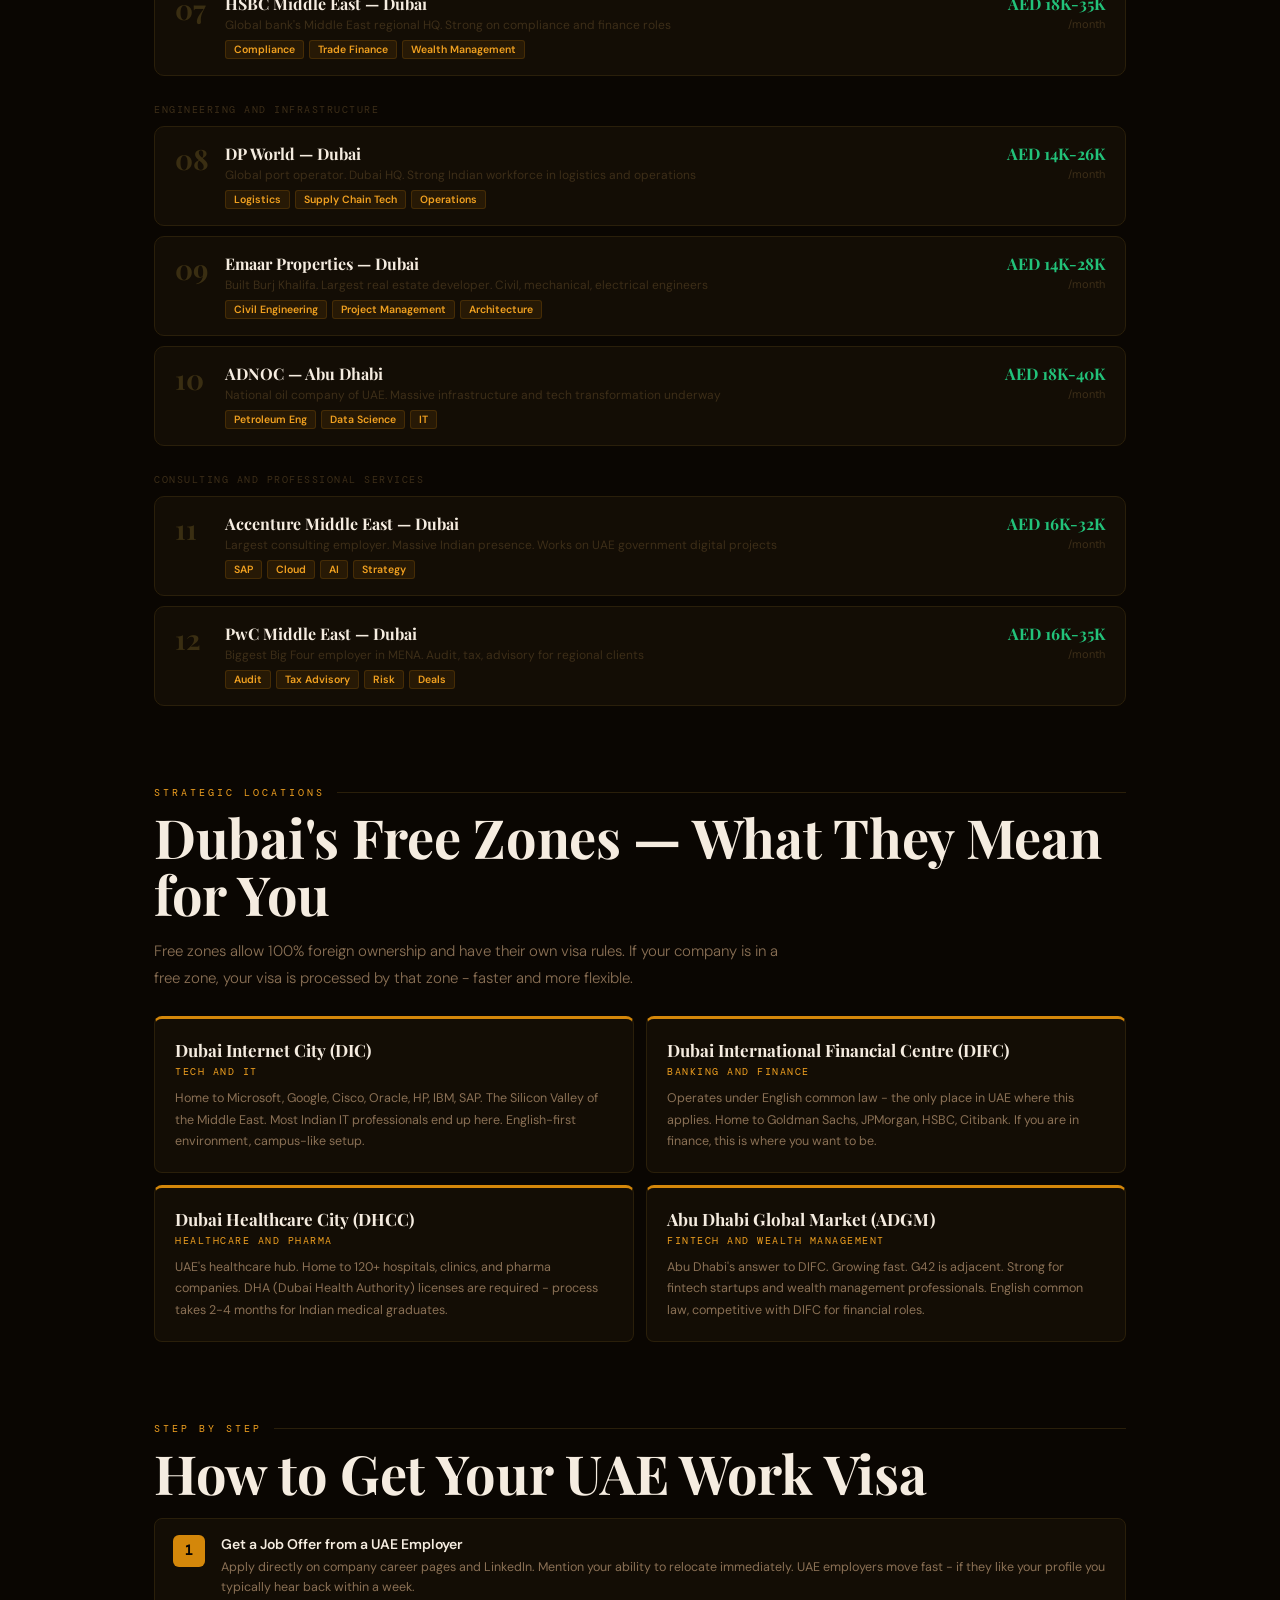
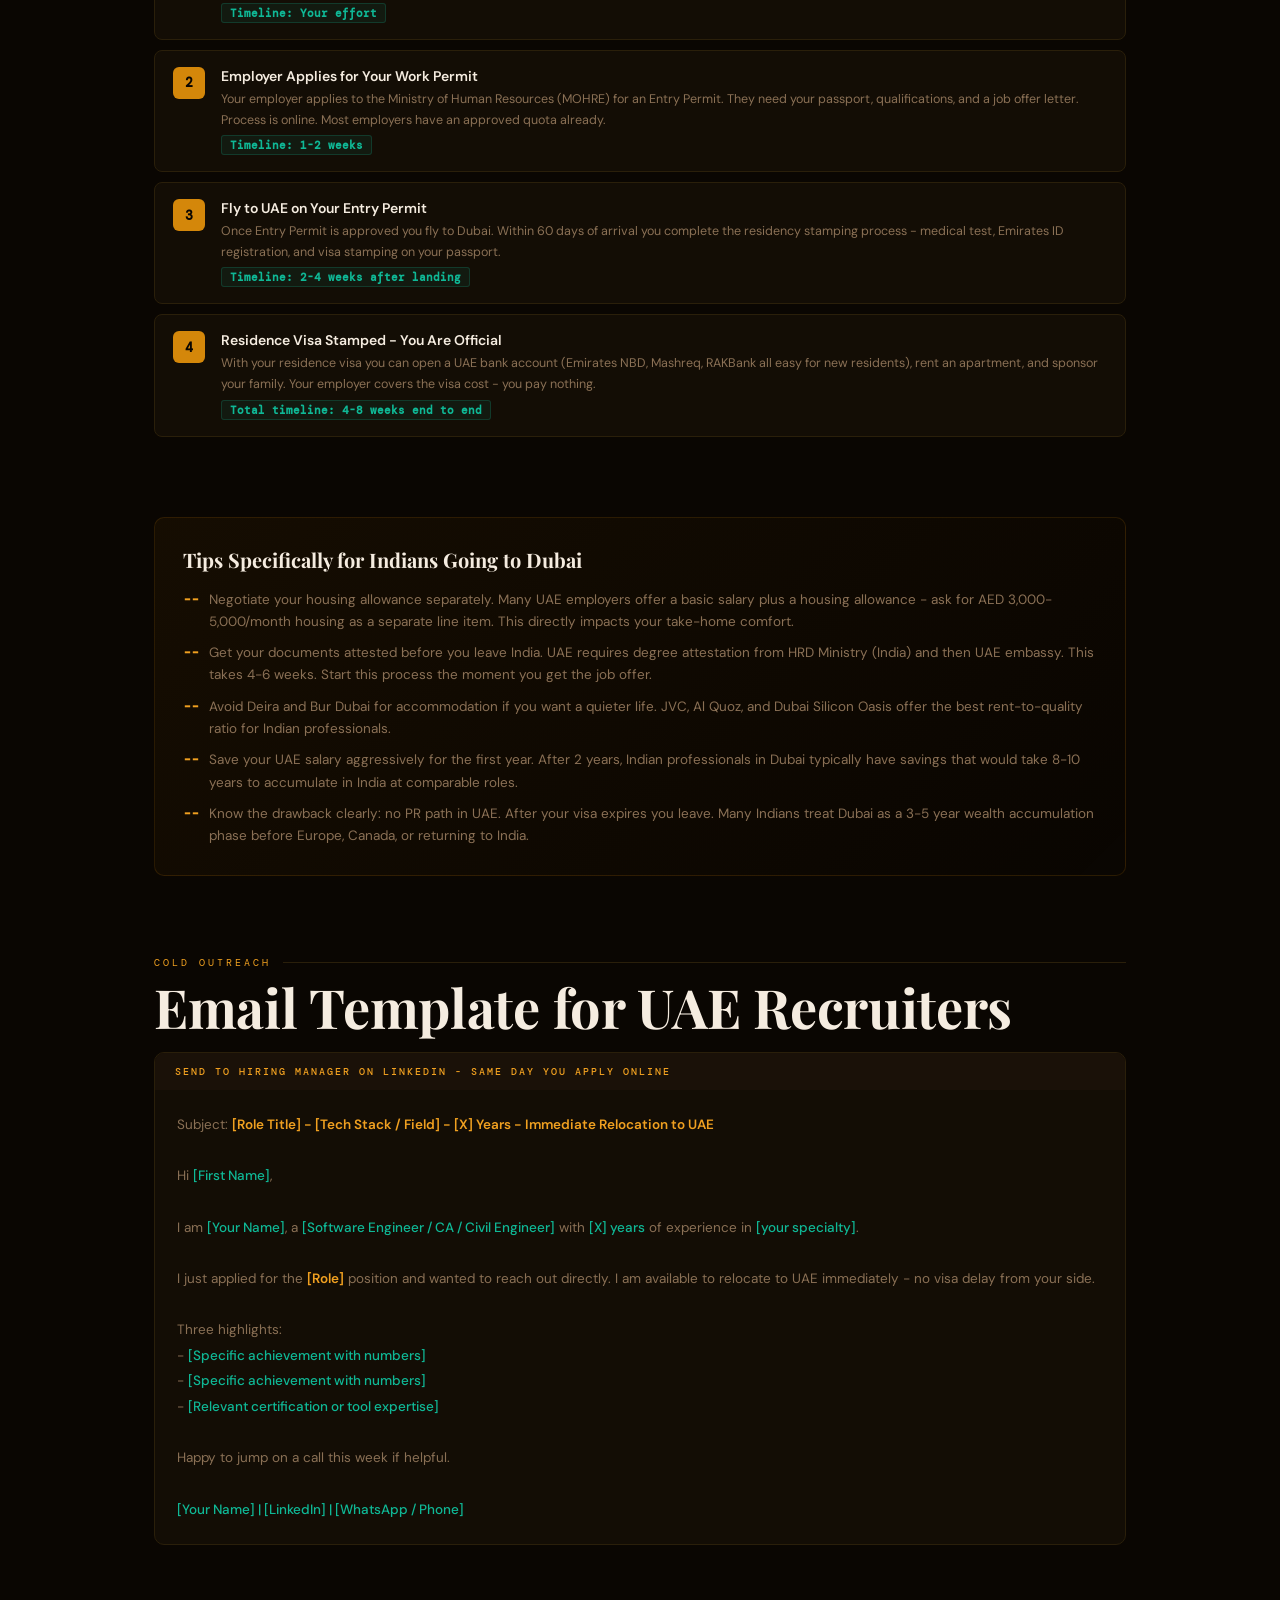
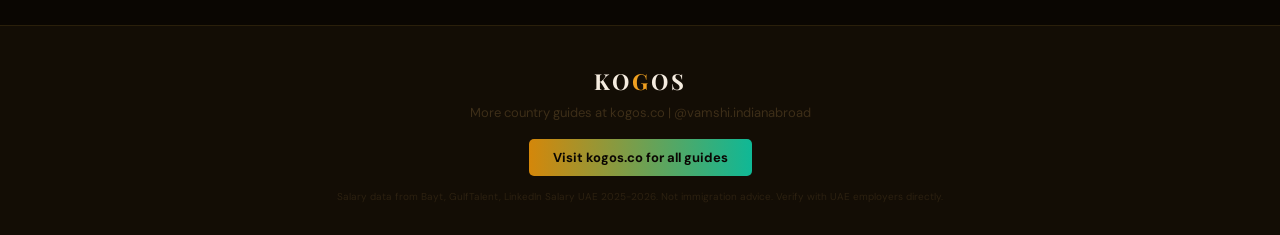
<file: dubai_guide.html>
<!DOCTYPE html>
<html lang="en">
<head>
<meta charset="UTF-8"/>
<meta name="viewport" content="width=device-width,initial-scale=1.0"/>
<title>Dubai Jobs for Indians 2026 — Complete Guide | KOGOS</title>
<link href="https://fonts.googleapis.com/css2?family=Playfair+Display:ital,wght@0,500;0,700;0,900;1,700&family=DM+Sans:wght@300;400;500;600&family=DM+Mono:wght@400;500&display=swap" rel="stylesheet"/>
<style>
*{margin:0;padding:0;box-sizing:border-box}
html{scroll-behavior:smooth}
:root{
  --bg:#0a0602;--s1:#130d05;--s2:#1a1108;
  --ring:#2a1f0a;--ring2:#3a2e12;
  --gold:#d4870a;--gold2:#f0a020;--gold-d:rgba(212,135,10,.1);
  --teal:#0fb896;--teal-d:rgba(15,184,150,.08);
  --red:#e84040;--green:#22c27a;
  --white:#f5ece0;--text:#8a7055;--muted:#3d2e18;
  --serif:'Playfair Display',Georgia,serif;
  --sans:'DM Sans',sans-serif;
  --mono:'DM Mono','Courier New',monospace;
}
body{background:var(--bg);color:var(--text);font-family:var(--sans);overflow-x:hidden}
::-webkit-scrollbar{width:3px}
::-webkit-scrollbar-track{background:var(--bg)}
::-webkit-scrollbar-thumb{background:var(--ring2);border-radius:2px}

/* HERO */
.hero{
  position:relative;min-height:88vh;
  display:flex;align-items:center;
  overflow:hidden;padding:80px 5% 60px;
}
.hero-bg{
  position:absolute;inset:0;
  background:radial-gradient(ellipse 80% 60% at 100% 50%,rgba(212,135,10,.12) 0%,transparent 60%),
             radial-gradient(ellipse 60% 80% at 0% 100%,rgba(15,184,150,.06) 0%,transparent 50%),
             var(--bg);
}
.hero-grid{
  position:absolute;inset:0;z-index:0;
  background-image:linear-gradient(rgba(212,135,10,.04) 1px,transparent 1px),
    linear-gradient(90deg,rgba(212,135,10,.04) 1px,transparent 1px);
  background-size:60px 60px;
}
.hero-content{position:relative;z-index:1;max-width:720px}
.hero-tag{
  display:inline-flex;align-items:center;gap:8px;
  background:rgba(212,135,10,.1);border:1px solid rgba(212,135,10,.25);
  color:var(--gold2);font-family:var(--mono);font-size:10px;letter-spacing:2.5px;
  text-transform:uppercase;padding:5px 16px;border-radius:3px;margin-bottom:28px;
}
.hero h1{
  font-family:var(--serif);
  font-size:clamp(44px,8vw,96px);
  font-weight:900;color:var(--white);
  line-height:.92;letter-spacing:-1.5px;margin-bottom:22px;
}
.hero h1 em{font-style:italic;color:var(--gold2);display:block}
.hero h1 .thin{font-weight:500;color:var(--text)}
.hero-p{font-size:16px;color:var(--text);line-height:1.78;max-width:540px;margin-bottom:36px;font-weight:300}

/* TAX BADGE - signature element */
.tax-badge{
  display:inline-flex;flex-direction:column;align-items:center;
  background:var(--s2);border:1px solid var(--ring2);
  border-radius:10px;padding:20px 28px;margin-bottom:36px;
  position:relative;overflow:hidden;
}
.tax-badge::before{
  content:'';position:absolute;top:0;left:0;right:0;height:3px;
  background:linear-gradient(90deg,var(--gold),var(--teal));
}
.tax-num{
  font-family:var(--serif);font-size:64px;font-weight:900;
  color:var(--gold2);line-height:1;margin-bottom:4px;
}
.tax-lbl{font-family:var(--mono);font-size:10px;letter-spacing:2px;text-transform:uppercase;color:var(--muted)}
.tax-sub{font-size:12px;color:var(--text);margin-top:6px}

/* STAT PILLS */
.stats{display:flex;flex-wrap:wrap;gap:10px;margin-bottom:36px}
.stat{
  background:var(--s1);border:1px solid var(--ring);
  border-radius:6px;padding:10px 16px;
  display:flex;align-items:center;gap:8px;
}
.stat-val{font-family:var(--serif);font-size:18px;font-weight:700;color:var(--white)}
.stat-lbl{font-size:12px;color:var(--muted)}
.dot{width:7px;height:7px;border-radius:50%;flex-shrink:0}

/* WRAP */
.w{max-width:1100px;margin:0 auto;padding:0 5%}
.ey{
  font-family:var(--mono);font-size:10px;letter-spacing:3px;
  text-transform:uppercase;margin-bottom:10px;
  display:flex;align-items:center;gap:12px;color:var(--gold2);
}
.ey::after{content:'';flex:1;height:1px;background:var(--ring)}
h2{
  font-family:var(--serif);font-size:clamp(28px,5vw,54px);font-weight:700;
  color:var(--white);line-height:1.05;letter-spacing:-.3px;margin-bottom:16px;
}
.lead{font-size:15px;color:var(--text);line-height:1.8;font-weight:300;max-width:640px;margin-bottom:44px}
.sec{padding:80px 0}

/* WHY DUBAI */
.why-grid{display:grid;grid-template-columns:repeat(3,1fr);gap:1px;
  background:var(--ring);border:1px solid var(--ring);border-radius:7px;overflow:hidden}
@media(max-width:720px){.why-grid{grid-template-columns:1fr}}
.why-card{background:var(--s1);padding:32px 28px;transition:background .2s}
.why-card:hover{background:var(--s2)}
.wc-icon{font-size:28px;margin-bottom:14px}
.wc-title{font-family:var(--serif);font-size:20px;font-weight:700;color:var(--white);margin-bottom:8px}
.wc-body{font-size:13px;line-height:1.75;color:var(--text)}
.wc-hi{color:var(--gold2);font-weight:600}

/* SALARY TABLE */
.st{width:100%;border-collapse:collapse}
.st thead tr{background:var(--s2);border-bottom:1px solid var(--ring2)}
.st th{
  padding:10px 14px;font-family:var(--mono);font-size:10px;font-weight:500;
  letter-spacing:1.5px;text-transform:uppercase;color:var(--muted);text-align:left;
}
.st th:first-child{border-radius:8px 0 0 0}
.st th:last-child{border-radius:0 8px 0 0}
.st td{
  padding:11px 14px;font-size:13px;border-bottom:1px solid var(--ring);
  background:var(--s1);vertical-align:middle;
}
.st tr:last-child td{border-bottom:none}
.st tr:last-child td:first-child{border-radius:0 0 0 8px}
.st tr:last-child td:last-child{border-radius:0 0 8px 0}
.aed{font-family:var(--serif);font-size:15px;font-weight:700;color:var(--green)}
.inr{font-size:12px;color:var(--red)}
.vtag{
  display:inline-block;font-family:var(--mono);font-size:9px;letter-spacing:1px;
  background:rgba(212,135,10,.08);color:var(--gold2);border:1px solid rgba(212,135,10,.18);
  border-radius:3px;padding:2px 7px;margin:1px 2px;
}

/* COMPANIES */
.cg{display:grid;gap:10px}
.cc{
  background:var(--s1);border:1px solid var(--ring);border-radius:10px;
  padding:16px 20px;display:flex;align-items:flex-start;gap:14px;
  text-decoration:none;color:inherit;transition:border-color .2s,transform .2s;
}
.cc:hover{border-color:var(--gold2);transform:translateY(-2px)}
.cc-num{
  font-family:var(--serif);font-size:28px;font-weight:700;
  color:var(--ring2);min-width:36px;line-height:1;margin-top:2px;
}
.cc-name{font-family:var(--serif);font-size:16px;font-weight:700;color:var(--white);margin-bottom:3px}
.cc-loc{font-size:12px;color:var(--muted);margin-bottom:7px}
.cc-roles{display:flex;flex-wrap:wrap;gap:5px}
.cc-role{
  font-size:10.5px;font-weight:600;padding:2px 8px;border-radius:3px;
  background:var(--gold-d);color:var(--gold2);border:1px solid rgba(212,135,10,.18);
}
.cc-sal{
  font-family:var(--serif);font-size:16px;font-weight:700;
  color:var(--green);white-space:nowrap;margin-left:auto;text-align:right;
}
.cc-visa{font-size:11px;color:var(--muted);margin-top:3px}

/* FREE ZONES */
.fz-grid{display:grid;grid-template-columns:1fr 1fr;gap:12px}
@media(max-width:600px){.fz-grid{grid-template-columns:1fr}}
.fz{
  background:var(--s1);border:1px solid var(--ring);border-radius:8px;
  padding:20px;border-top:3px solid var(--gold);
}
.fz-name{font-family:var(--serif);font-size:17px;font-weight:700;color:var(--white);margin-bottom:5px}
.fz-focus{font-family:var(--mono);font-size:9.5px;letter-spacing:1.5px;
  text-transform:uppercase;color:var(--gold2);margin-bottom:10px}
.fz-body{font-size:12.5px;color:var(--text);line-height:1.7}

/* VISA STEPS */
.vsteps{display:grid;gap:10px}
.vstep{
  background:var(--s1);border:1px solid var(--ring);border-radius:8px;
  padding:16px 18px;display:flex;gap:16px;align-items:flex-start;
}
.vnum{
  width:32px;height:32px;background:var(--gold);color:var(--bg);
  border-radius:6px;display:flex;align-items:center;justify-content:center;
  font-family:var(--mono);font-size:13px;font-weight:600;flex-shrink:0;
}
.vt{font-family:var(--sans);font-weight:600;font-size:14px;color:var(--white);margin-bottom:4px}
.vb{font-size:12.5px;color:var(--text);line-height:1.65}
.vtm{
  display:inline-block;margin-top:5px;
  background:rgba(15,184,150,.08);color:var(--teal);
  font-size:11px;font-weight:600;font-family:var(--mono);
  padding:2px 8px;border-radius:3px;border:1px solid rgba(15,184,150,.2);
}

/* TIPS */
.tips{
  background:linear-gradient(135deg,rgba(212,135,10,.06),transparent);
  border:1px solid rgba(212,135,10,.15);border-radius:10px;padding:28px;
}
.tips h3{font-family:var(--serif);font-size:20px;font-weight:700;color:var(--white);margin-bottom:16px}
.tip-list{display:grid;gap:9px}
.tip{
  font-size:13.5px;color:var(--text);line-height:1.65;
  display:flex;gap:10px;align-items:flex-start;
}
.tip::before{content:'--';color:var(--gold2);font-weight:700;flex-shrink:0;font-family:var(--mono)}

/* EMAIL TEMPLATE */
.email-card{background:var(--s1);border:1px solid var(--ring);border-radius:10px;overflow:hidden}
.email-top{
  background:var(--s2);color:var(--gold2);padding:12px 20px;
  font-family:var(--mono);font-size:10px;font-weight:500;letter-spacing:2px;text-transform:uppercase;
}
.email-body{
  padding:22px;font-size:13.5px;line-height:1.9;
  color:var(--text);white-space:pre-line;
}
.ehl{color:var(--gold2);font-weight:600}
.egold{color:var(--teal);font-weight:500}

/* FOOTER */
footer{
  background:var(--s1);border-top:1px solid var(--ring);
  padding:40px 0 32px;text-align:center;
}
.fl{font-family:var(--serif);font-size:22px;font-weight:700;color:var(--white);
  letter-spacing:3px;text-transform:uppercase;margin-bottom:8px}
.fl b{color:var(--gold2)}
.fp{font-size:13px;color:var(--muted);margin-bottom:18px}
.fig{
  display:inline-flex;align-items:center;gap:8px;
  background:linear-gradient(90deg,var(--gold),var(--teal));
  color:var(--bg);font-family:var(--sans);font-weight:700;font-size:13px;
  padding:10px 24px;border-radius:5px;text-decoration:none;
}
.disc{margin-top:14px;font-size:10px;color:var(--muted);opacity:.6}
</style>
</head>
<body>

<!-- HERO -->
<section class="hero">
  <div class="hero-bg"></div>
  <div class="hero-grid"></div>
  <div class="hero-content">
    <div class="hero-tag">🇦🇪 Free Guide - KOGOS - kogos.co</div>
    <h1>Dubai<br/><em>Pays You</em><br/><span class="thin">More.</span></h1>
    <p class="hero-p">3 million Indians already made the move. Zero income tax. Fast visa. The largest Indian diaspora outside India. Here is everything you need to know about working in Dubai in 2026.</p>
    
    <div class="stats">
      <div class="stat">
        <div class="dot" style="background:#f0a020;box-shadow:0 0 5px #f0a020"></div>
        <span class="stat-val">0%</span>
        <span class="stat-lbl">Income Tax</span>
      </div>
      <div class="stat">
        <div class="dot" style="background:#0fb896;box-shadow:0 0 5px #0fb896"></div>
        <span class="stat-val">3M+</span>
        <span class="stat-lbl">Indians in UAE</span>
      </div>
      <div class="stat">
        <div class="dot" style="background:#22c27a;box-shadow:0 0 5px #22c27a"></div>
        <span class="stat-val">2-4 wks</span>
        <span class="stat-lbl">Visa Processing</span>
      </div>
      <div class="stat">
        <div class="dot" style="background:#f0a020;box-shadow:0 0 5px #f0a020"></div>
        <span class="stat-val">30+ bn</span>
        <span class="stat-lbl">USD FDI 2025</span>
      </div>
    </div>
  </div>

  <!-- Tax badge - positioned to the right on desktop -->
  <div style="position:absolute;right:8%;top:50%;transform:translateY(-50%);z-index:1;display:none;" id="taxBadge">
    <div class="tax-badge">
      <div class="tax-num">0%</div>
      <div class="tax-lbl">Income Tax</div>
      <div class="tax-sub">Every dirham you earn, you keep.</div>
    </div>
  </div>
</section>

<!-- WHY DUBAI -->
<section class="sec" style="padding-top:0">
  <div class="w">
    <div class="ey">Why Dubai</div>
    <h2>The Real Reasons Indians Choose Dubai</h2>
    <div class="why-grid">
      <div class="why-card">
        <div class="wc-icon">💰</div>
        <div class="wc-title">Zero Tax. Real Money.</div>
        <div class="wc-body">A software engineer earning <span class="wc-hi">AED 22,000/month</span> in Dubai takes home every single dirham. The same salary in London loses 40% to tax. In Netherlands, 37-49%. Dubai is not just about the number - it is what stays in your pocket.</div>
      </div>
      <div class="why-card">
        <div class="wc-icon">🇮🇳</div>
        <div class="wc-title">Feel at Home Immediately</div>
        <div class="wc-body">No other country outside India has this: <span class="wc-hi">Hindi accepted everywhere</span>. Indian restaurants, Indian grocery stores, Indian communities in every neighborhood. Bur Dubai and Deira are essentially Indian cities. You will not feel like a foreigner for one day.</div>
      </div>
      <div class="why-card">
        <div class="wc-icon">🚀</div>
        <div class="wc-title">Fast Visa. No Lottery.</div>
        <div class="wc-body">Employment visa takes <span class="wc-hi">2-4 weeks</span> once your employer applies. No lottery. No cap. No annual quota. The UAE Green Visa even lets skilled workers sponsor themselves - no employer needed. Self-sponsorship is a game changer.</div>
      </div>
      <div class="why-card">
        <div class="wc-icon">🏗️</div>
        <div class="wc-title">Construction of a New Economy</div>
        <div class="wc-body">Dubai is actively building a tech and AI hub. G42 (Abu Dhabi AI giant), Careem, Noon, and dozens of funded startups are all headquartered here. The government is spending <span class="wc-hi">$100bn+ on AI and tech</span> infrastructure through 2031.</div>
      </div>
      <div class="why-card">
        <div class="wc-icon">✈️</div>
        <div class="wc-title">4-Hour Flight from India</div>
        <div class="wc-body">The only major destination where you can be home for a weekend without feeling jet-lagged. Flights from every Indian metro city: <span class="wc-hi">AED 500-1200 return</span>. Most Indian professionals fly home 4-6 times a year.</div>
      </div>
      <div class="why-card">
        <div class="wc-icon">🌐</div>
        <div class="wc-title">Gateway to Africa, Asia, Europe</div>
        <div class="wc-body">Dubai is the logistics and financial hub connecting three continents. Regional HQs of <span class="wc-hi">Accenture, Amazon, PwC, KPMG, McKinsey</span> are all here - the roles here typically carry regional responsibility across 30+ countries.</div>
      </div>
    </div>
  </div>
</section>

<!-- SALARY TABLE -->
<section class="sec" style="padding-top:0">
  <div class="w">
    <div class="ey">Know Your Worth</div>
    <h2>Salary by Role - India vs Dubai</h2>
    <p class="lead" style="margin-bottom:24px">Remember: AED salary is take-home. Indian salary loses 30% to PF, tax, and deductions. The gap is wider than it looks.</p>
    <table class="st">
      <thead>
        <tr>
          <th>Role</th>
          <th>India / Year</th>
          <th>Dubai / Month</th>
          <th>Dubai Take-Home / Year</th>
          <th>Best Sector</th>
        </tr>
      </thead>
      <tbody>
        <tr><td style="font-weight:600;color:var(--white)">Software Engineer (5 yrs)</td><td class="inr">Rs 22L-40L</td><td class="aed">AED 18K-28K</td><td class="aed">AED 216K-336K</td><td><span class="vtag">Tech</span><span class="vtag">Finance</span></td></tr>
        <tr><td style="font-weight:600;color:var(--white)">Data Engineer / Analyst</td><td class="inr">Rs 20L-36L</td><td class="aed">AED 16K-26K</td><td class="aed">AED 192K-312K</td><td><span class="vtag">Banking</span><span class="vtag">Telecom</span></td></tr>
        <tr><td style="font-weight:600;color:var(--white)">Civil / Structural Engineer</td><td class="inr">Rs 12L-24L</td><td class="aed">AED 12K-22K</td><td class="aed">AED 144K-264K</td><td><span class="vtag">Construction</span></td></tr>
        <tr><td style="font-weight:600;color:var(--white)">Doctor (MBBS + PG)</td><td class="inr">Rs 18L-48L</td><td class="aed">AED 22K-45K</td><td class="aed">AED 264K-540K</td><td><span class="vtag">Healthcare</span></td></tr>
        <tr><td style="font-weight:600;color:var(--white)">Chartered Accountant</td><td class="inr">Rs 15L-32L</td><td class="aed">AED 14K-24K</td><td class="aed">AED 168K-288K</td><td><span class="vtag">Finance</span><span class="vtag">Audit</span></td></tr>
        <tr><td style="font-weight:600;color:var(--white)">HR / Talent Acquisition</td><td class="inr">Rs 10L-22L</td><td class="aed">AED 10K-18K</td><td class="aed">AED 120K-216K</td><td><span class="vtag">All sectors</span></td></tr>
        <tr><td style="font-weight:600;color:var(--white)">Sales / Business Dev</td><td class="inr">Rs 12L-30L</td><td class="aed">AED 12K-25K + commission</td><td class="aed">AED 144K-350K+</td><td><span class="vtag">Tech</span><span class="vtag">Real Estate</span></td></tr>
        <tr><td style="font-weight:600;color:var(--white)">Nurse (BSc Nursing)</td><td class="inr">Rs 4L-9L</td><td class="aed">AED 6K-10K</td><td class="aed">AED 72K-120K</td><td><span class="vtag">Healthcare</span></td></tr>
      </tbody>
    </table>
  </div>
</section>

<!-- TOP COMPANIES -->
<section class="sec" style="padding-top:0">
  <div class="w">
    <div class="ey">Where to Apply</div>
    <h2>Top 20 Companies Hiring Indians in UAE</h2>

    <div style="font-family:var(--mono);font-size:9.5px;letter-spacing:1.5px;text-transform:uppercase;color:var(--muted);padding:8px 0 10px">Tech and AI</div>
    <div class="cg" style="margin-bottom:20px">
      <a class="cc" href="https://g42.ai/careers" target="_blank">
        <div class="cc-num">01</div>
        <div style="flex:1">
          <div class="cc-name">G42 — Abu Dhabi</div>
          <div class="cc-loc">Abu Dhabi AI and cloud computing giant - backed by UAE government</div>
          <div class="cc-roles"><span class="cc-role">AI/ML Engineers</span><span class="cc-role">Data Scientists</span><span class="cc-role">Cloud</span><span class="cc-role">DevOps</span></div>
        </div>
        <div style="text-align:right"><div class="cc-sal">AED 22K-45K</div><div class="cc-visa">/month</div></div>
      </a>
      <a class="cc" href="https://careem.com/careers" target="_blank">
        <div class="cc-num">02</div>
        <div style="flex:1">
          <div class="cc-name">Careem (Uber subsidiary) — Dubai</div>
          <div class="cc-loc">Super app for the Middle East - largest tech employer in MENA</div>
          <div class="cc-roles"><span class="cc-role">Engineering</span><span class="cc-role">Product</span><span class="cc-role">Data</span><span class="cc-role">UX</span></div>
        </div>
        <div style="text-align:right"><div class="cc-sal">AED 18K-35K</div><div class="cc-visa">/month</div></div>
      </a>
      <a class="cc" href="https://noon.com/careers" target="_blank">
        <div class="cc-num">03</div>
        <div style="flex:1">
          <div class="cc-name">Noon (E-commerce) — Dubai</div>
          <div class="cc-loc">Middle East's Amazon - USD 1B+ funded, HQ Dubai</div>
          <div class="cc-roles"><span class="cc-role">Software Dev</span><span class="cc-role">Data Engineering</span><span class="cc-role">Logistics Tech</span></div>
        </div>
        <div style="text-align:right"><div class="cc-sal">AED 16K-28K</div><div class="cc-visa">/month</div></div>
      </a>
      <a class="cc" href="https://www.amazon.jobs/en/locations/dubai" target="_blank">
        <div class="cc-num">04</div>
        <div style="flex:1">
          <div class="cc-name">Amazon UAE — Dubai</div>
          <div class="cc-loc">AWS and Amazon.ae regional HQ - large Indian engineering team</div>
          <div class="cc-roles"><span class="cc-role">AWS Engineering</span><span class="cc-role">Product</span><span class="cc-role">Data Science</span></div>
        </div>
        <div style="text-align:right"><div class="cc-sal">AED 22K-38K</div><div class="cc-visa">/month</div></div>
      </a>
    </div>

    <div style="font-family:var(--mono);font-size:9.5px;letter-spacing:1.5px;text-transform:uppercase;color:var(--muted);padding:8px 0 10px">Banking and Finance</div>
    <div class="cg" style="margin-bottom:20px">
      <a class="cc" href="https://www.emiratesnbd.com/en/about-us/careers" target="_blank">
        <div class="cc-num">05</div>
        <div style="flex:1">
          <div class="cc-name">Emirates NBD — Dubai</div>
          <div class="cc-loc">Largest bank in UAE. Strong Indian workforce across retail and tech</div>
          <div class="cc-roles"><span class="cc-role">Fintech</span><span class="cc-role">Data Analytics</span><span class="cc-role">Relationship Banking</span></div>
        </div>
        <div style="text-align:right"><div class="cc-sal">AED 14K-28K</div><div class="cc-visa">/month</div></div>
      </a>
      <a class="cc" href="https://www.adib.ae/en/about/careers" target="_blank">
        <div class="cc-num">06</div>
        <div style="flex:1">
          <div class="cc-name">FAB — First Abu Dhabi Bank</div>
          <div class="cc-loc">Largest bank in MENA by assets. Major Indian professional hub</div>
          <div class="cc-roles"><span class="cc-role">Treasury</span><span class="cc-role">Risk Analytics</span><span class="cc-role">Digital Banking</span></div>
        </div>
        <div style="text-align:right"><div class="cc-sal">AED 16K-32K</div><div class="cc-visa">/month</div></div>
      </a>
      <a class="cc" href="https://jobs.hsbc.ae" target="_blank">
        <div class="cc-num">07</div>
        <div style="flex:1">
          <div class="cc-name">HSBC Middle East — Dubai</div>
          <div class="cc-loc">Global bank's Middle East regional HQ. Strong on compliance and finance roles</div>
          <div class="cc-roles"><span class="cc-role">Compliance</span><span class="cc-role">Trade Finance</span><span class="cc-role">Wealth Management</span></div>
        </div>
        <div style="text-align:right"><div class="cc-sal">AED 18K-35K</div><div class="cc-visa">/month</div></div>
      </a>
    </div>

    <div style="font-family:var(--mono);font-size:9.5px;letter-spacing:1.5px;text-transform:uppercase;color:var(--muted);padding:8px 0 10px">Engineering and Infrastructure</div>
    <div class="cg" style="margin-bottom:20px">
      <a class="cc" href="https://www.dpworld.com/careers" target="_blank">
        <div class="cc-num">08</div>
        <div style="flex:1">
          <div class="cc-name">DP World — Dubai</div>
          <div class="cc-loc">Global port operator. Dubai HQ. Strong Indian workforce in logistics and operations</div>
          <div class="cc-roles"><span class="cc-role">Logistics</span><span class="cc-role">Supply Chain Tech</span><span class="cc-role">Operations</span></div>
        </div>
        <div style="text-align:right"><div class="cc-sal">AED 14K-26K</div><div class="cc-visa">/month</div></div>
      </a>
      <a class="cc" href="https://www.emaar.com/careers" target="_blank">
        <div class="cc-num">09</div>
        <div style="flex:1">
          <div class="cc-name">Emaar Properties — Dubai</div>
          <div class="cc-loc">Built Burj Khalifa. Largest real estate developer. Civil, mechanical, electrical engineers</div>
          <div class="cc-roles"><span class="cc-role">Civil Engineering</span><span class="cc-role">Project Management</span><span class="cc-role">Architecture</span></div>
        </div>
        <div style="text-align:right"><div class="cc-sal">AED 14K-28K</div><div class="cc-visa">/month</div></div>
      </a>
      <a class="cc" href="https://www.adnoc.ae/en/careers" target="_blank">
        <div class="cc-num">10</div>
        <div style="flex:1">
          <div class="cc-name">ADNOC — Abu Dhabi</div>
          <div class="cc-loc">National oil company of UAE. Massive infrastructure and tech transformation underway</div>
          <div class="cc-roles"><span class="cc-role">Petroleum Eng</span><span class="cc-role">Data Science</span><span class="cc-role">IT</span></div>
        </div>
        <div style="text-align:right"><div class="cc-sal">AED 18K-40K</div><div class="cc-visa">/month</div></div>
      </a>
    </div>

    <div style="font-family:var(--mono);font-size:9.5px;letter-spacing:1.5px;text-transform:uppercase;color:var(--muted);padding:8px 0 10px">Consulting and Professional Services</div>
    <div class="cg">
      <a class="cc" href="https://careers.accenture.com/us/en/search-jobs?jk=&sb=1&pg=1&is_rj=0&jl=Dubai" target="_blank">
        <div class="cc-num">11</div>
        <div style="flex:1">
          <div class="cc-name">Accenture Middle East — Dubai</div>
          <div class="cc-loc">Largest consulting employer. Massive Indian presence. Works on UAE government digital projects</div>
          <div class="cc-roles"><span class="cc-role">SAP</span><span class="cc-role">Cloud</span><span class="cc-role">AI</span><span class="cc-role">Strategy</span></div>
        </div>
        <div style="text-align:right"><div class="cc-sal">AED 16K-32K</div><div class="cc-visa">/month</div></div>
      </a>
      <a class="cc" href="https://careers.pwc.com/gx/en/jobs.html" target="_blank">
        <div class="cc-num">12</div>
        <div style="flex:1">
          <div class="cc-name">PwC Middle East — Dubai</div>
          <div class="cc-loc">Biggest Big Four employer in MENA. Audit, tax, advisory for regional clients</div>
          <div class="cc-roles"><span class="cc-role">Audit</span><span class="cc-role">Tax Advisory</span><span class="cc-role">Risk</span><span class="cc-role">Deals</span></div>
        </div>
        <div style="text-align:right"><div class="cc-sal">AED 16K-35K</div><div class="cc-visa">/month</div></div>
      </a>
    </div>
  </div>
</section>

<!-- FREE ZONES -->
<section class="sec" style="padding-top:0">
  <div class="w">
    <div class="ey">Strategic Locations</div>
    <h2>Dubai's Free Zones — What They Mean for You</h2>
    <p class="lead" style="margin-bottom:24px">Free zones allow 100% foreign ownership and have their own visa rules. If your company is in a free zone, your visa is processed by that zone - faster and more flexible.</p>
    <div class="fz-grid">
      <div class="fz">
        <div class="fz-name">Dubai Internet City (DIC)</div>
        <div class="fz-focus">Tech and IT</div>
        <div class="fz-body">Home to Microsoft, Google, Cisco, Oracle, HP, IBM, SAP. The Silicon Valley of the Middle East. Most Indian IT professionals end up here. English-first environment, campus-like setup.</div>
      </div>
      <div class="fz">
        <div class="fz-name">Dubai International Financial Centre (DIFC)</div>
        <div class="fz-focus">Banking and Finance</div>
        <div class="fz-body">Operates under English common law - the only place in UAE where this applies. Home to Goldman Sachs, JPMorgan, HSBC, Citibank. If you are in finance, this is where you want to be.</div>
      </div>
      <div class="fz">
        <div class="fz-name">Dubai Healthcare City (DHCC)</div>
        <div class="fz-focus">Healthcare and Pharma</div>
        <div class="fz-body">UAE's healthcare hub. Home to 120+ hospitals, clinics, and pharma companies. DHA (Dubai Health Authority) licenses are required - process takes 2-4 months for Indian medical graduates.</div>
      </div>
      <div class="fz">
        <div class="fz-name">Abu Dhabi Global Market (ADGM)</div>
        <div class="fz-focus">Fintech and Wealth Management</div>
        <div class="fz-body">Abu Dhabi's answer to DIFC. Growing fast. G42 is adjacent. Strong for fintech startups and wealth management professionals. English common law, competitive with DIFC for financial roles.</div>
      </div>
    </div>
  </div>
</section>

<!-- VISA STEPS -->
<section class="sec" style="padding-top:0">
  <div class="w">
    <div class="ey">Step by Step</div>
    <h2>How to Get Your UAE Work Visa</h2>
    <div class="vsteps">
      <div class="vstep">
        <div class="vnum">1</div>
        <div>
          <div class="vt">Get a Job Offer from a UAE Employer</div>
          <div class="vb">Apply directly on company career pages and LinkedIn. Mention your ability to relocate immediately. UAE employers move fast - if they like your profile you typically hear back within a week.</div>
          <div class="vtm">Timeline: Your effort</div>
        </div>
      </div>
      <div class="vstep">
        <div class="vnum">2</div>
        <div>
          <div class="vt">Employer Applies for Your Work Permit</div>
          <div class="vb">Your employer applies to the Ministry of Human Resources (MOHRE) for an Entry Permit. They need your passport, qualifications, and a job offer letter. Process is online. Most employers have an approved quota already.</div>
          <div class="vtm">Timeline: 1-2 weeks</div>
        </div>
      </div>
      <div class="vstep">
        <div class="vnum">3</div>
        <div>
          <div class="vt">Fly to UAE on Your Entry Permit</div>
          <div class="vb">Once Entry Permit is approved you fly to Dubai. Within 60 days of arrival you complete the residency stamping process - medical test, Emirates ID registration, and visa stamping on your passport.</div>
          <div class="vtm">Timeline: 2-4 weeks after landing</div>
        </div>
      </div>
      <div class="vstep">
        <div class="vnum">4</div>
        <div>
          <div class="vt">Residence Visa Stamped - You Are Official</div>
          <div class="vb">With your residence visa you can open a UAE bank account (Emirates NBD, Mashreq, RAKBank all easy for new residents), rent an apartment, and sponsor your family. Your employer covers the visa cost - you pay nothing.</div>
          <div class="vtm">Total timeline: 4-8 weeks end to end</div>
        </div>
      </div>
    </div>
  </div>
</section>

<!-- TIPS -->
<section class="sec" style="padding-top:0">
  <div class="w">
    <div class="tips">
      <h3>Tips Specifically for Indians Going to Dubai</h3>
      <div class="tip-list">
        <div class="tip"><span>Negotiate your housing allowance separately. Many UAE employers offer a basic salary plus a housing allowance - ask for AED 3,000-5,000/month housing as a separate line item. This directly impacts your take-home comfort.</span></div>
        <div class="tip"><span>Get your documents attested before you leave India. UAE requires degree attestation from HRD Ministry (India) and then UAE embassy. This takes 4-6 weeks. Start this process the moment you get the job offer.</span></div>
        <div class="tip"><span>Avoid Deira and Bur Dubai for accommodation if you want a quieter life. JVC, Al Quoz, and Dubai Silicon Oasis offer the best rent-to-quality ratio for Indian professionals.</span></div>
        <div class="tip"><span>Save your UAE salary aggressively for the first year. After 2 years, Indian professionals in Dubai typically have savings that would take 8-10 years to accumulate in India at comparable roles.</span></div>
        <div class="tip"><span>Know the drawback clearly: no PR path in UAE. After your visa expires you leave. Many Indians treat Dubai as a 3-5 year wealth accumulation phase before Europe, Canada, or returning to India.</span></div>
      </div>
    </div>
  </div>
</section>

<!-- EMAIL TEMPLATE -->
<section class="sec" style="padding-top:0">
  <div class="w">
    <div class="ey">Cold Outreach</div>
    <h2>Email Template for UAE Recruiters</h2>
    <div class="email-card">
      <div class="email-top">Send to hiring manager on LinkedIn - same day you apply online</div>
      <div class="email-body">Subject: <span class="ehl">[Role Title] - [Tech Stack / Field] - [X] Years - Immediate Relocation to UAE</span>

Hi <span class="egold">[First Name]</span>,

I am <span class="egold">[Your Name]</span>, a <span class="egold">[Software Engineer / CA / Civil Engineer]</span> with <span class="egold">[X] years</span> of experience in <span class="egold">[your specialty]</span>.

I just applied for the <span class="ehl">[Role]</span> position and wanted to reach out directly. I am available to relocate to UAE immediately - no visa delay from your side.

Three highlights:
  - <span class="egold">[Specific achievement with numbers]</span>
  - <span class="egold">[Specific achievement with numbers]</span>
  - <span class="egold">[Relevant certification or tool expertise]</span>

Happy to jump on a call this week if helpful.

<span class="egold">[Your Name] | [LinkedIn] | [WhatsApp / Phone]</span></div>
    </div>
  </div>
</section>

<footer>
  <div class="fl">KO<b>G</b>OS</div>
  <div class="fp">More country guides at kogos.co | @vamshi.indianabroad</div>
  <a class="fig" href="https://kogos.co" target="_blank">Visit kogos.co for all guides</a>
  <div class="disc">Salary data from Bayt, GulfTalent, LinkedIn Salary UAE 2025-2026. Not immigration advice. Verify with UAE employers directly.</div>
</footer>

<script>
if(window.innerWidth > 900) document.getElementById('taxBadge').style.display='flex';
</script>
</body>
</html>
</file>
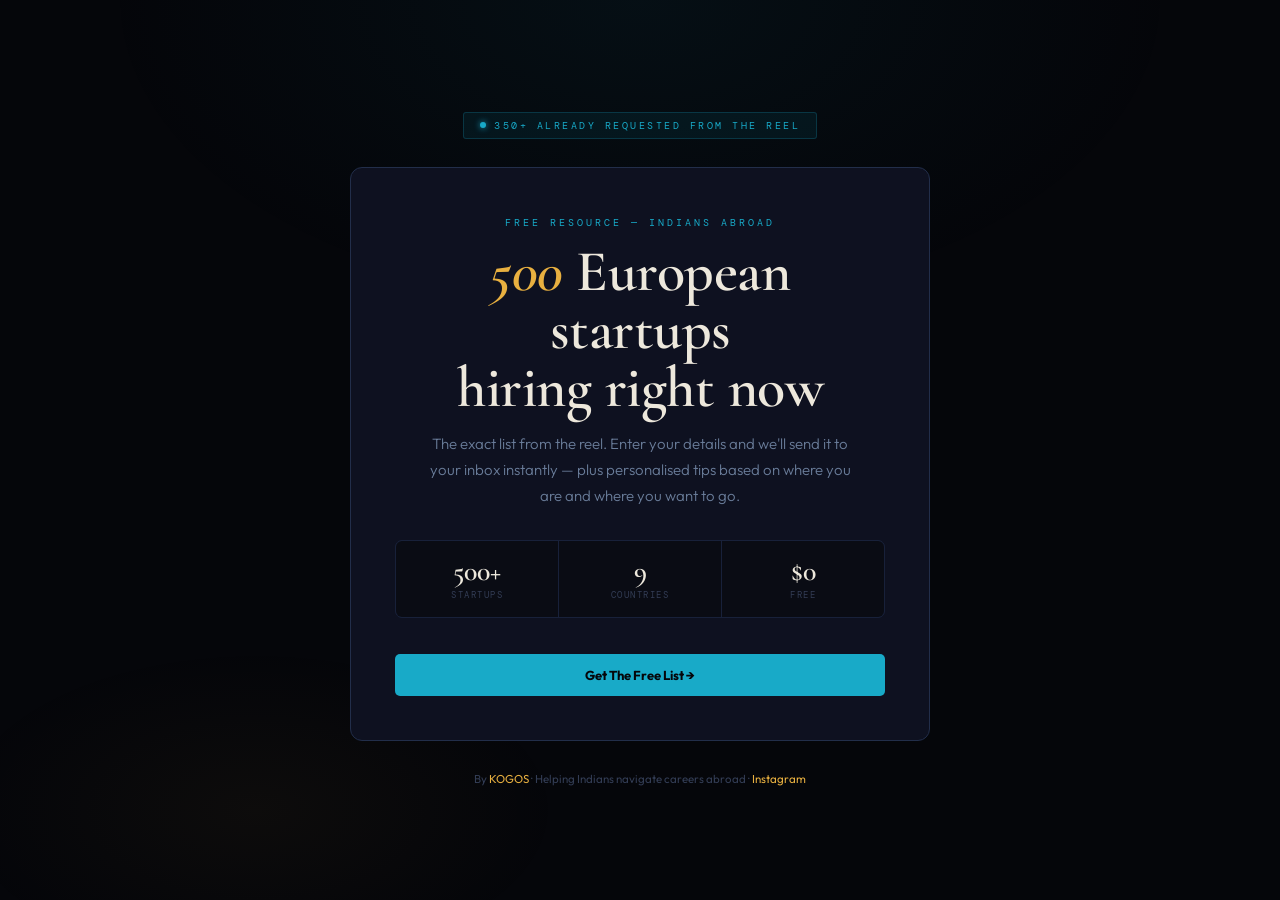
<file: europe-jobs.html>
<!DOCTYPE html>
<html lang="en">
<head>
<meta charset="UTF-8"/>
<meta name="viewport" content="width=device-width,initial-scale=1.0"/>
<title>500 European Startups Hiring Indians — KOGOS</title>
<link rel="preconnect" href="https://fonts.googleapis.com"/>
<link href="https://fonts.googleapis.com/css2?family=Cormorant+Garamond:ital,wght@0,400;0,600;0,700;1,400;1,600&family=Outfit:wght@300;400;500;600;700&family=DM+Mono:wght@400;500&display=swap" rel="stylesheet"/>
<style>
*,*::before,*::after{margin:0;padding:0;box-sizing:border-box}
:root{
  --bg:#05060a;--s1:#0a0c14;--s2:#0e1120;
  --ring:#18213a;--ring2:#222e4a;
  --gold:#e8b040;--teal:#18aac8;--green:#0eb87a;--rose:#e84560;
  --white:#ede8dc;--text:#6a7d9a;--muted:#333d55;
  --serif:'Cormorant Garamond',Georgia,serif;
  --sans:'Outfit',system-ui,sans-serif;
  --mono:'DM Mono','Courier New',monospace;
}
html{height:100%}
body{
  background:var(--bg);color:var(--text);font-family:var(--sans);
  min-height:100vh;overflow-x:hidden;
  display:flex;flex-direction:column;align-items:center;justify-content:center;
  padding:24px 20px;
}
body::before{
  content:'';position:fixed;inset:0;z-index:0;
  background:
    radial-gradient(ellipse 60% 50% at 50% 0%,rgba(24,170,200,.06) 0%,transparent 70%),
    radial-gradient(ellipse 40% 30% at 20% 90%,rgba(232,176,64,.04) 0%,transparent 60%);
  pointer-events:none;
}
.wrap{position:relative;z-index:1;width:100%;max-width:580px;display:flex;flex-direction:column;align-items:center;}
.badge{
  display:inline-flex;align-items:center;gap:8px;
  background:rgba(24,170,200,.08);border:1px solid rgba(24,170,200,.22);
  color:var(--teal);font-family:var(--mono);font-size:10px;letter-spacing:2.5px;
  text-transform:uppercase;padding:6px 16px;border-radius:3px;margin-bottom:28px;
}
.badge-dot{width:6px;height:6px;border-radius:50%;background:var(--teal);box-shadow:0 0 6px var(--teal);animation:pulse 2s ease-in-out infinite;}
@keyframes pulse{0%,100%{opacity:1;transform:scale(1)}50%{opacity:.5;transform:scale(.8)}}
.card{width:100%;background:var(--s2);border:1px solid var(--ring2);border-radius:12px;padding:48px 44px 44px;text-align:center;}
@media(max-width:480px){.card{padding:36px 24px 32px}}
.kicker{font-family:var(--mono);font-size:10px;letter-spacing:3px;text-transform:uppercase;color:var(--teal);margin-bottom:14px;}
.headline{font-family:var(--serif);font-size:clamp(36px,8vw,58px);font-weight:600;color:var(--white);line-height:1.0;letter-spacing:-.5px;margin-bottom:14px;}
.headline em{font-style:italic;color:var(--gold)}
.sub{font-size:15px;color:var(--text);line-height:1.75;font-weight:300;max-width:440px;margin:0 auto 30px;}
.stats{display:flex;justify-content:center;gap:1px;background:var(--ring);border:1px solid var(--ring);border-radius:7px;overflow:hidden;margin-bottom:32px;}
.stat{flex:1;background:var(--s1);padding:16px 12px}
.stat-val{font-family:var(--serif);font-size:28px;font-weight:600;color:var(--white);line-height:1;margin-bottom:4px;}
.stat-lbl{font-family:var(--mono);font-size:9px;letter-spacing:1.5px;text-transform:uppercase;color:var(--muted);}
.prog{display:flex;gap:5px;margin-bottom:28px;}
.pdot{height:3px;flex:1;border-radius:2px;background:var(--ring);transition:background .3s}
.pdot.done{background:var(--teal)}
.pdot.cur{background:rgba(24,170,200,.4)}
.step{display:none;text-align:left;}
.step.active{display:block;}
.lbl{font-family:var(--mono);font-size:9.5px;letter-spacing:1.5px;text-transform:uppercase;color:var(--muted);margin-bottom:6px;display:block;}
.inp{width:100%;background:var(--s1);border:1px solid var(--ring2);border-radius:5px;padding:11px 14px;color:var(--white);font-family:var(--sans);font-size:14px;outline:none;transition:border-color .2s;margin-bottom:16px;box-sizing:border-box;}
.inp:focus{border-color:var(--teal)}
.inp::placeholder{color:var(--muted)}
.row2{display:grid;grid-template-columns:1fr 1fr;gap:12px;}
@media(max-width:460px){.row2{grid-template-columns:1fr}}
.chips{display:flex;flex-wrap:wrap;gap:7px;margin-bottom:16px;}
.chip{padding:6px 13px;border-radius:4px;border:1px solid var(--ring2);background:var(--s1);color:var(--muted);font-family:var(--sans);font-size:12px;cursor:pointer;transition:all .18s;user-select:none;}
.chip:hover{border-color:var(--teal);color:var(--white)}
.chip.on{background:rgba(24,170,200,.12);border-color:var(--teal);color:var(--teal)}
.chip.gon{background:rgba(232,176,64,.12);border-color:var(--gold);color:var(--gold)}
.nav{display:flex;gap:10px;margin-top:20px;}
.btn-next{flex:1;padding:13px;border-radius:5px;background:var(--teal);color:var(--bg);border:none;font-family:var(--sans);font-size:13px;font-weight:700;cursor:pointer;transition:opacity .2s;}
.btn-next:hover{opacity:.88}
.btn-next:disabled{opacity:.5;cursor:not-allowed}
.btn-back{padding:13px 20px;border-radius:5px;background:transparent;color:var(--muted);border:1px solid var(--ring);font-family:var(--sans);font-size:13px;cursor:pointer;transition:all .2s;}
.btn-back:hover{color:var(--white);border-color:var(--ring2)}
.step-title{font-family:var(--serif);font-size:24px;font-weight:600;color:var(--white);margin-bottom:6px;line-height:1.2;}
.step-sub{font-size:13px;color:var(--text);margin-bottom:22px;line-height:1.6;}
.err{color:var(--rose);font-size:12px;margin-top:-10px;margin-bottom:10px;display:none;}
.success{display:none;text-align:center;padding:8px 0}
.success-icon{font-size:48px;margin-bottom:16px;display:block}
.success h3{font-family:var(--serif);font-size:32px;font-weight:600;color:var(--white);margin-bottom:8px;}
.success p{font-size:14px;color:var(--text);line-height:1.7;margin-bottom:22px}
.success-link{display:inline-flex;align-items:center;gap:8px;background:var(--teal);color:var(--bg);border:none;border-radius:6px;padding:14px 28px;font-family:var(--sans);font-size:13px;font-weight:700;text-decoration:none;transition:opacity .2s;margin-bottom:10px;}
.success-link:hover{opacity:.88}
.foot{margin-top:28px;text-align:center;font-size:11.5px;color:var(--muted);line-height:1.7;}
.foot a{color:var(--gold);text-decoration:none}
.foot a:hover{text-decoration:underline}
</style>
</head>
<body>
<div class="wrap">

  <div class="badge"><span class="badge-dot"></span>350+ Already Requested From The Reel</div>

  <div class="card">

    <!-- INTRO -->
    <div id="intro">
      <div class="kicker">Free Resource — Indians Abroad</div>
      <h1 class="headline"><em>500</em> European startups<br/>hiring right now</h1>
      <p class="sub">The exact list from the reel. Enter your details and we'll send it to your inbox instantly — plus personalised tips based on where you are and where you want to go.</p>
      <div class="stats">
        <div class="stat"><div class="stat-val">500+</div><div class="stat-lbl">Startups</div></div>
        <div class="stat"><div class="stat-val">9</div><div class="stat-lbl">Countries</div></div>
        <div class="stat"><div class="stat-val">$0</div><div class="stat-lbl">Free</div></div>
      </div>
      <button class="btn-next" onclick="startForm()" style="width:100%;margin-top:4px">Get The Free List →</button>
    </div>

    <!-- STEPS -->
    <div id="stepsWrap" style="display:none">
      <div class="prog">
        <div class="pdot cur" id="pd1"></div>
        <div class="pdot" id="pd2"></div>
        <div class="pdot" id="pd3"></div>
      </div>

      <!-- STEP 1 -->
      <div class="step active" id="s1">
        <div class="step-title">Who are you?</div>
        <div class="step-sub">So we know what to send you.</div>
        <div class="row2">
          <div>
            <label class="lbl">Your Name</label>
            <input class="inp" id="fName" type="text" placeholder="Priya / Rahul..."/>
          </div>
          <div>
            <label class="lbl">Email *</label>
            <input class="inp" id="fEmail" type="email" placeholder="you@email.com"/>
          </div>
        </div>
        <div class="err" id="err1">Please enter a valid email.</div>
        <div class="row2">
          <div>
            <label class="lbl">Age Group</label>
            <select class="inp" id="fAge" style="cursor:pointer">
              <option value="">Select...</option>
              <option>18 - 24</option><option>25 - 30</option>
              <option>31 - 40</option><option>40+</option>
            </select>
          </div>
          <div>
            <label class="lbl">Currently based in</label>
            <select class="inp" id="fBase" style="cursor:pointer">
              <option value="">Select...</option>
              <option>India</option><option>USA</option><option>Canada</option>
              <option>Australia</option><option>UAE / Dubai</option><option>UK</option>
              <option>Europe</option><option>Singapore</option><option>Other</option>
            </select>
          </div>
        </div>
        <label class="lbl">I am a...</label>
        <div class="chips">
          <div class="chip" onclick="tog(this,'who')">Student</div>
          <div class="chip" onclick="tog(this,'who')">Working Professional</div>
          <div class="chip" onclick="tog(this,'who')">Job Seeker</div>
          <div class="chip" onclick="tog(this,'who')">Fresher / Recent Graduate</div>
          <div class="chip" onclick="tog(this,'who')">Entrepreneur</div>
          <div class="chip" onclick="tog(this,'who')">Just Exploring</div>
        </div>
        <div class="nav"><button class="btn-next" onclick="go(2)">Next →</button></div>
      </div>

      <!-- STEP 2 -->
      <div class="step" id="s2">
        <div class="step-title">Where do you want to go?</div>
        <div class="step-sub">Select all countries you're seriously considering.</div>
        <label class="lbl">Target countries</label>
        <div class="chips">
          <div class="chip" onclick="tog(this,'dest')">🇳🇱 Netherlands</div>
          <div class="chip" onclick="tog(this,'dest')">🇩🇪 Germany</div>
          <div class="chip" onclick="tog(this,'dest')">🇮🇪 Ireland</div>
          <div class="chip" onclick="tog(this,'dest')">🇫🇮 Finland</div>
          <div class="chip" onclick="tog(this,'dest')">🇸🇪 Sweden</div>
          <div class="chip" onclick="tog(this,'dest')">🇩🇰 Denmark</div>
          <div class="chip" onclick="tog(this,'dest')">🇬🇧 UK</div>
          <div class="chip" onclick="tog(this,'dest')">🇦🇪 UAE / Dubai</div>
          <div class="chip" onclick="tog(this,'dest')">🇸🇬 Singapore</div>
          <div class="chip" onclick="tog(this,'dest')">Not sure yet</div>
        </div>
        <label class="lbl" style="margin-top:4px">My goal is to...</label>
        <div class="chips">
          <div class="chip" onclick="tog(this,'goal','gon')">Get a job abroad</div>
          <div class="chip" onclick="tog(this,'goal','gon')">Study in Europe</div>
          <div class="chip" onclick="tog(this,'goal','gon')">Escape H-1B lottery</div>
          <div class="chip" onclick="tog(this,'goal','gon')">Get PR / settle permanently</div>
          <div class="chip" onclick="tog(this,'goal','gon')">Just researching options</div>
        </div>
        <div class="nav">
          <button class="btn-back" onclick="go(1)">← Back</button>
          <button class="btn-next" onclick="go(3)">Next →</button>
        </div>
      </div>

      <!-- STEP 3 -->
      <div class="step" id="s3">
        <div class="step-title">Your background</div>
        <div class="step-sub">Helps us filter the list to what's relevant for you.</div>
        <label class="lbl">My field is...</label>
        <div class="chips">
          <div class="chip" onclick="tog(this,'field')">Data / Analytics</div>
          <div class="chip" onclick="tog(this,'field')">Software / IT</div>
          <div class="chip" onclick="tog(this,'field')">Pharma / Life Sciences</div>
          <div class="chip" onclick="tog(this,'field')">Biotech / Research</div>
          <div class="chip" onclick="tog(this,'field')">Finance / Accounting</div>
          <div class="chip" onclick="tog(this,'field')">Marketing / Growth</div>
          <div class="chip" onclick="tog(this,'field')">Engineering / Manufacturing</div>
          <div class="chip" onclick="tog(this,'field')">Healthcare</div>
          <div class="chip" onclick="tog(this,'field')">Other</div>
        </div>
        <label class="lbl" style="margin-top:4px">Years of experience</label>
        <div class="chips">
          <div class="chip" onclick="tog(this,'exp','gon')">0 - 1 year (Fresher)</div>
          <div class="chip" onclick="tog(this,'exp','gon')">1 - 3 years</div>
          <div class="chip" onclick="tog(this,'exp','gon')">3 - 7 years</div>
          <div class="chip" onclick="tog(this,'exp','gon')">7 - 15 years</div>
          <div class="chip" onclick="tog(this,'exp','gon')">15+ years</div>
        </div>
        <label class="lbl" style="margin-top:4px">How did you find this?</label>
        <select class="inp" id="fSrc" style="cursor:pointer">
          <option value="">Select...</option>
          <option>Instagram Reel</option><option>YouTube</option>
          <option>Google Search</option><option>Friend / Referral</option>
          <option>LinkedIn</option><option>Other</option>
        </select>
        <div class="nav">
          <button class="btn-back" onclick="go(2)">← Back</button>
          <button class="btn-next" id="submitBtn" onclick="submit()">Send Me The List →</button>
        </div>
      </div>
    </div>

    <!-- SUCCESS -->
    <div class="success" id="successState">
      <span class="success-icon">🚀</span>
      <h3>It's in your inbox, <span id="doneName">friend</span>!</h3>
      <p>The full 500 startups list has been sent to your email. Open it, save it to your Drive, and start applying today.</p>
      <a class="success-link" href="https://docs.google.com/spreadsheets/d/1VDtd1L8WJv9A4UYFJeZqcSgVbAmNgaZp/edit?usp=sharing" target="_blank" rel="noopener">Open The Full List →</a>
      <p style="margin-top:16px;font-size:12px;color:var(--muted)">
        Follow <a href="https://www.instagram.com/vamshi.indianabroad" target="_blank" style="color:var(--gold);text-decoration:none">@vamshi.indianabroad</a> for daily Europe job tips
      </p>
    </div>

  </div>

  <div class="foot">
    By <a href="https://kogos.co">KOGOS</a> · Helping Indians navigate careers abroad ·
    <a href="https://www.instagram.com/vamshi.indianabroad" target="_blank">Instagram</a>
  </div>
</div>

<script>
// ✅ UPDATED — New unified script URL
const SHEET_URL = "https://script.google.com/macros/s/AKfycbxWk7N3BbnTtZsEzkNKnJeKTQb9dkBlp1S5WxMwO4c_f8MhkY2dDNQtw5Rr1F-mDSkM/exec";
const _d = { who:[], dest:[], goal:[], field:[], exp:[] };

function startForm() {
  document.getElementById('intro').style.display = 'none';
  document.getElementById('stepsWrap').style.display = 'block';
}

function tog(el, grp, cls) {
  const c = cls || 'on';
  el.classList.toggle(c);
  const lbl = el.textContent.trim().replace(/^[\s\u{1F1E0}-\u{1F1FF}]+/u,'').trim();
  const arr = _d[grp];
  const i = arr.indexOf(lbl);
  if (i > -1) arr.splice(i, 1); else arr.push(lbl);
}

function go(n) {
  if (n > 1) {
    const em = document.getElementById('fEmail').value.trim();
    if (!em || !em.includes('@')) {
      const err = document.getElementById('err1');
      err.style.display = 'block';
      document.getElementById('fEmail').focus();
      document.getElementById('fEmail').style.borderColor = '#e84560';
      setTimeout(() => { err.style.display = 'none'; document.getElementById('fEmail').style.borderColor = ''; }, 3000);
      if (n !== 1) { go(1); return; }
      return;
    }
  }
  [1,2,3].forEach(i => {
    const s = document.getElementById('s'+i); if(s) s.classList.remove('active');
    const d = document.getElementById('pd'+i); if(!d) return;
    d.className = 'pdot';
    if (i < n) d.classList.add('done');
    else if (i === n) d.classList.add('cur');
  });
  const step = document.getElementById('s'+n);
  if (step) step.classList.add('active');
  window.scrollTo({ top: 0, behavior: 'smooth' });
}

async function submit() {
  const btn = document.getElementById('submitBtn');
  btn.textContent = 'Sending...'; btn.disabled = true;

  const name = document.getElementById('fName').value.trim() || 'Friend';
  const email = document.getElementById('fEmail').value.trim();

  const payload = {
    name, email,
    destination: 'Europe',               // ✅ Routes to Europe_Movers sheet
    ageGroup: document.getElementById('fAge').value,
    basedIn: document.getElementById('fBase').value,
    iAmA: _d.who,
    destinations: _d.dest,
    goals: _d.goal,
    field: _d.field,
    experience: _d.exp,
    source: document.getElementById('fSrc').value || 'europe-landing',
    page: 'europe-500-startups',
    timestamp: new Date().toISOString()
  };

  try {
    await fetch(SHEET_URL, {
      method: 'POST',
      headers: { 'Content-Type': 'application/json' },
      body: JSON.stringify(payload),
      mode: 'no-cors'
    });
  } catch(e) {}

  document.getElementById('stepsWrap').style.display = 'none';
  document.getElementById('doneName').textContent = name.split(' ')[0];
  document.getElementById('successState').style.display = 'block';
}
</script>
</body>
</html>
</file>
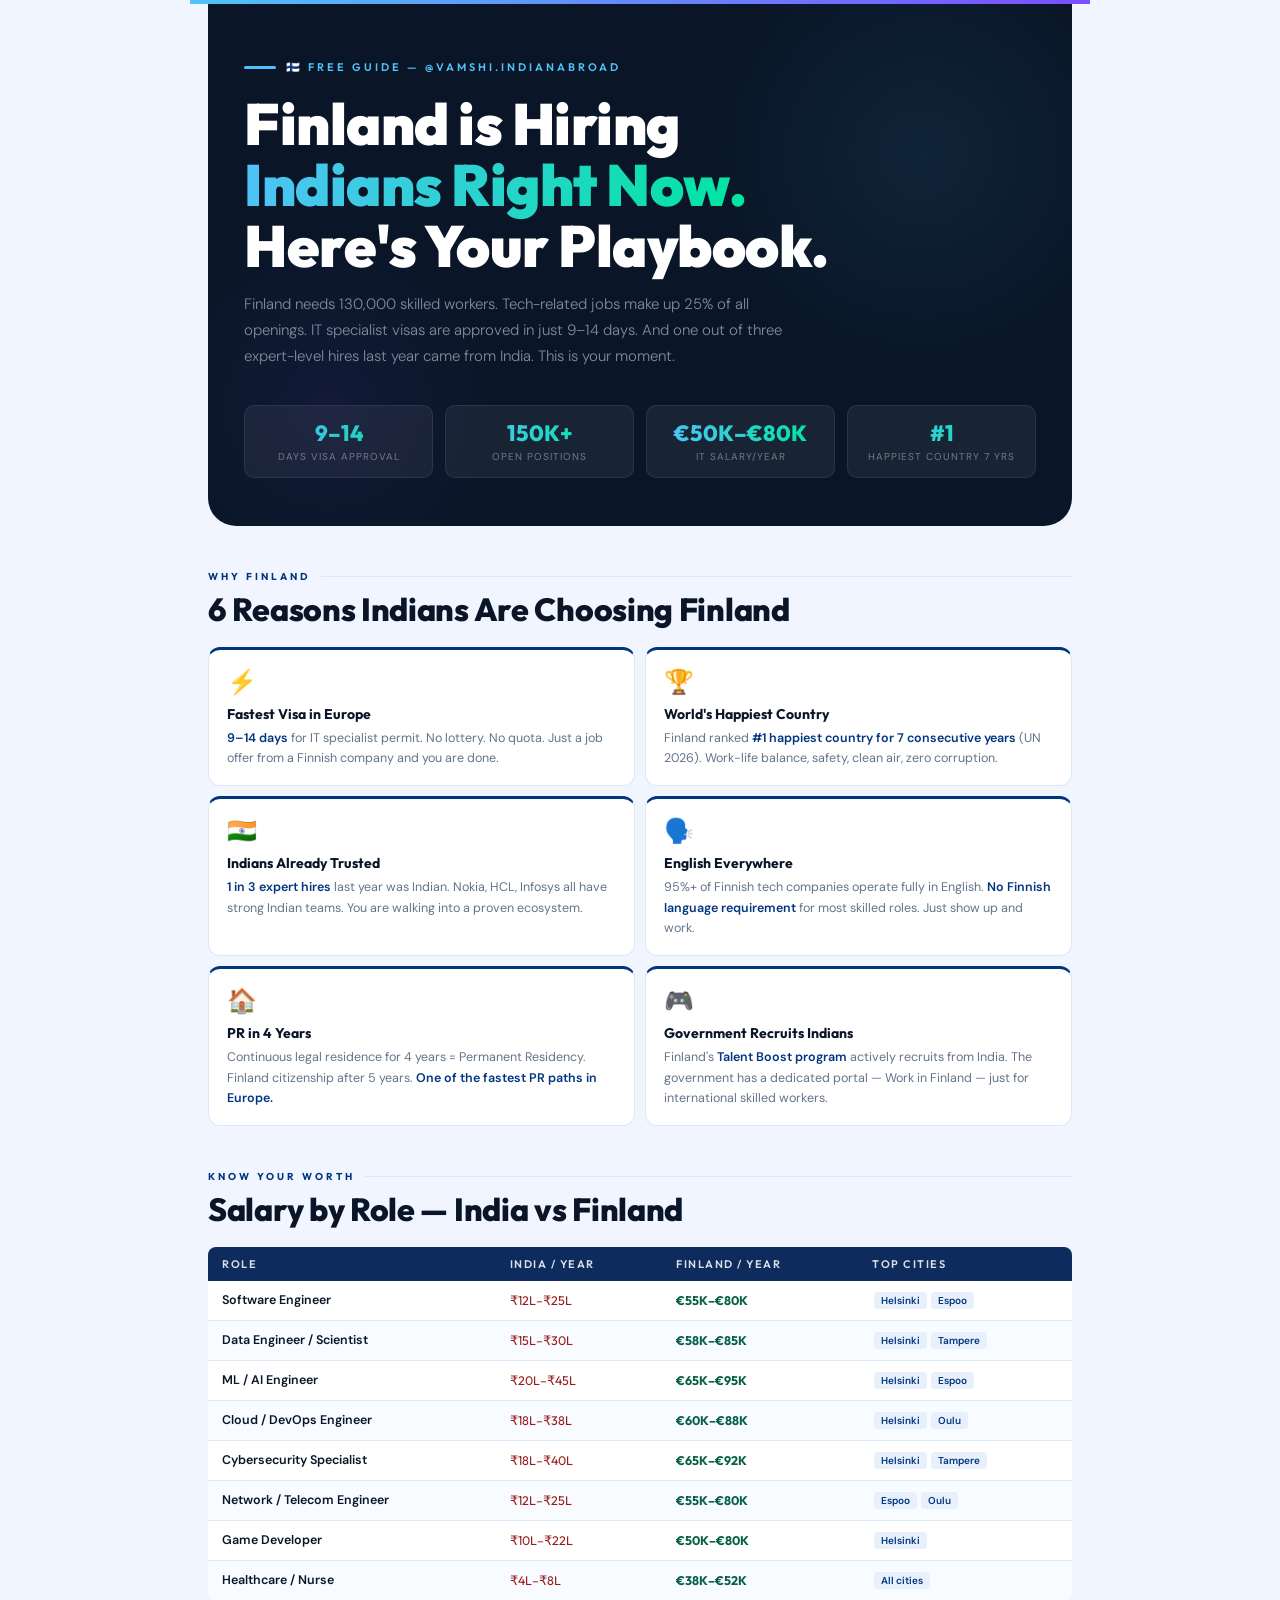
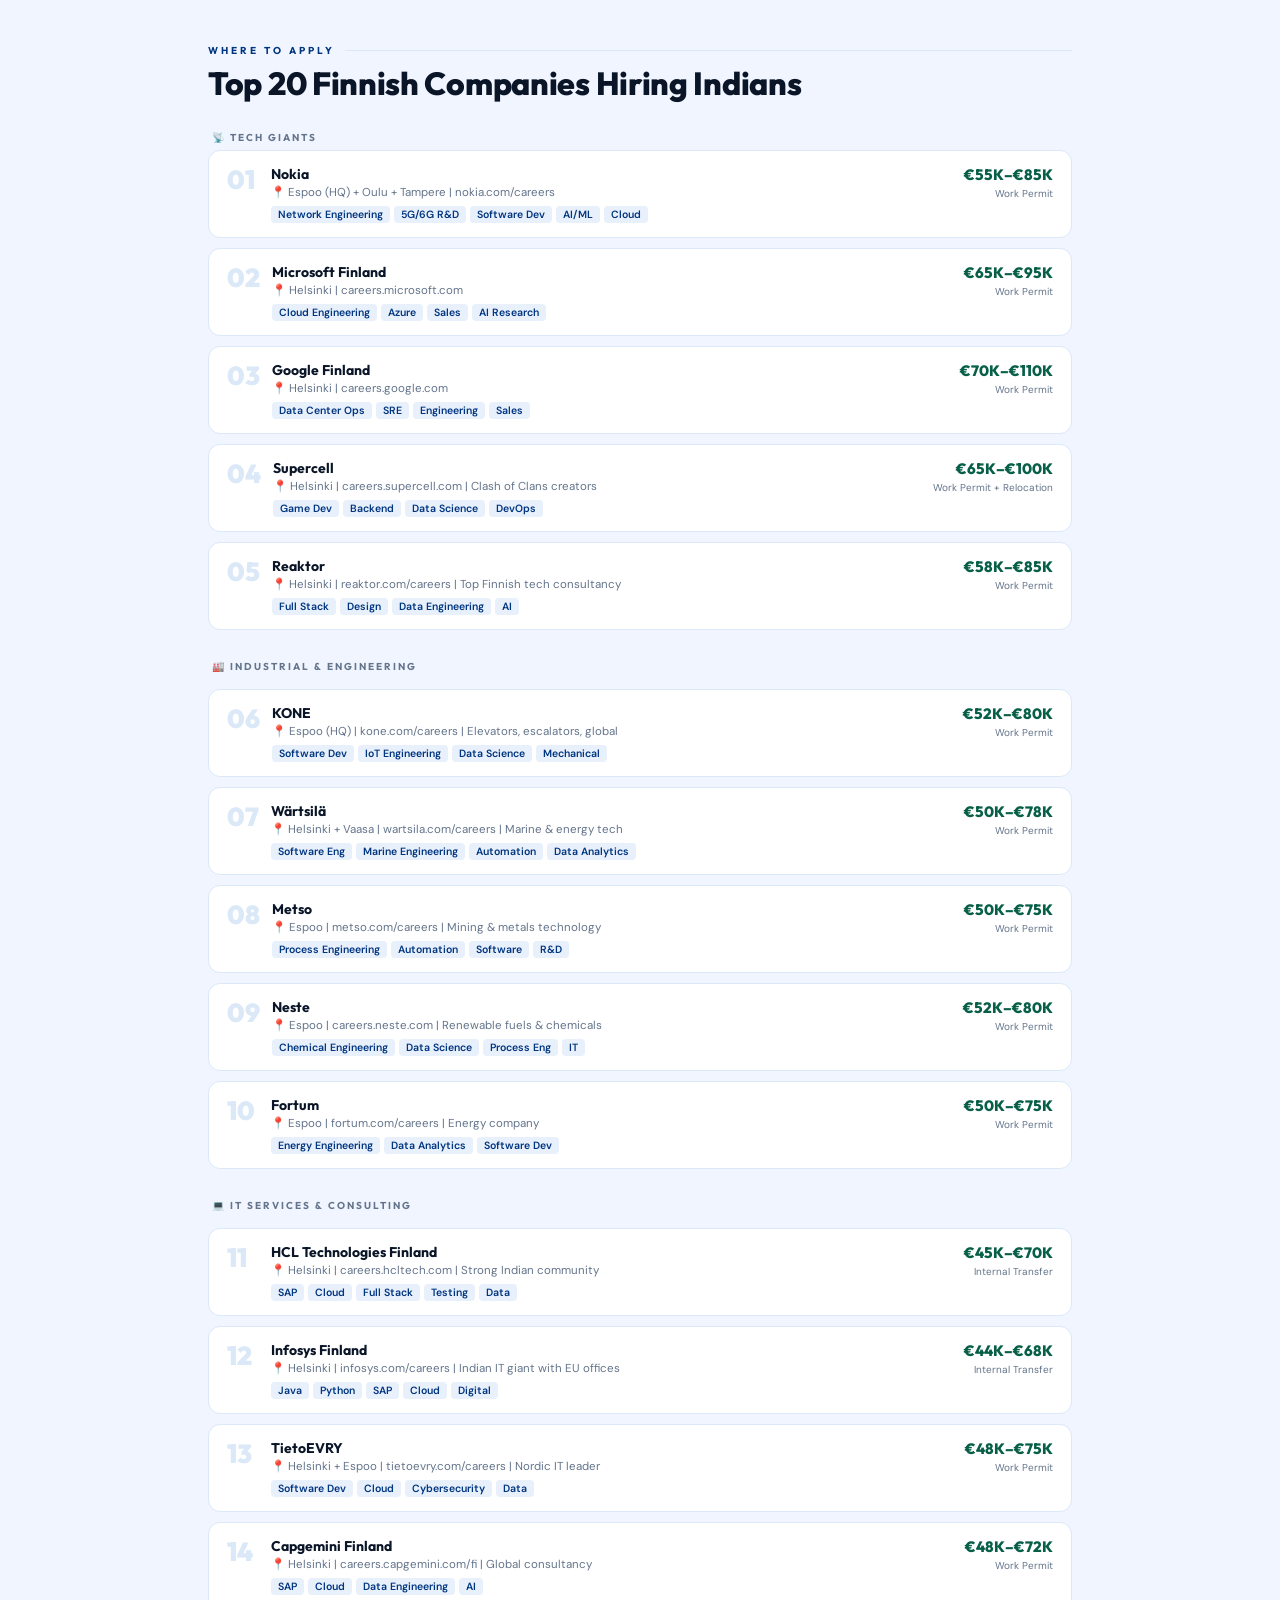
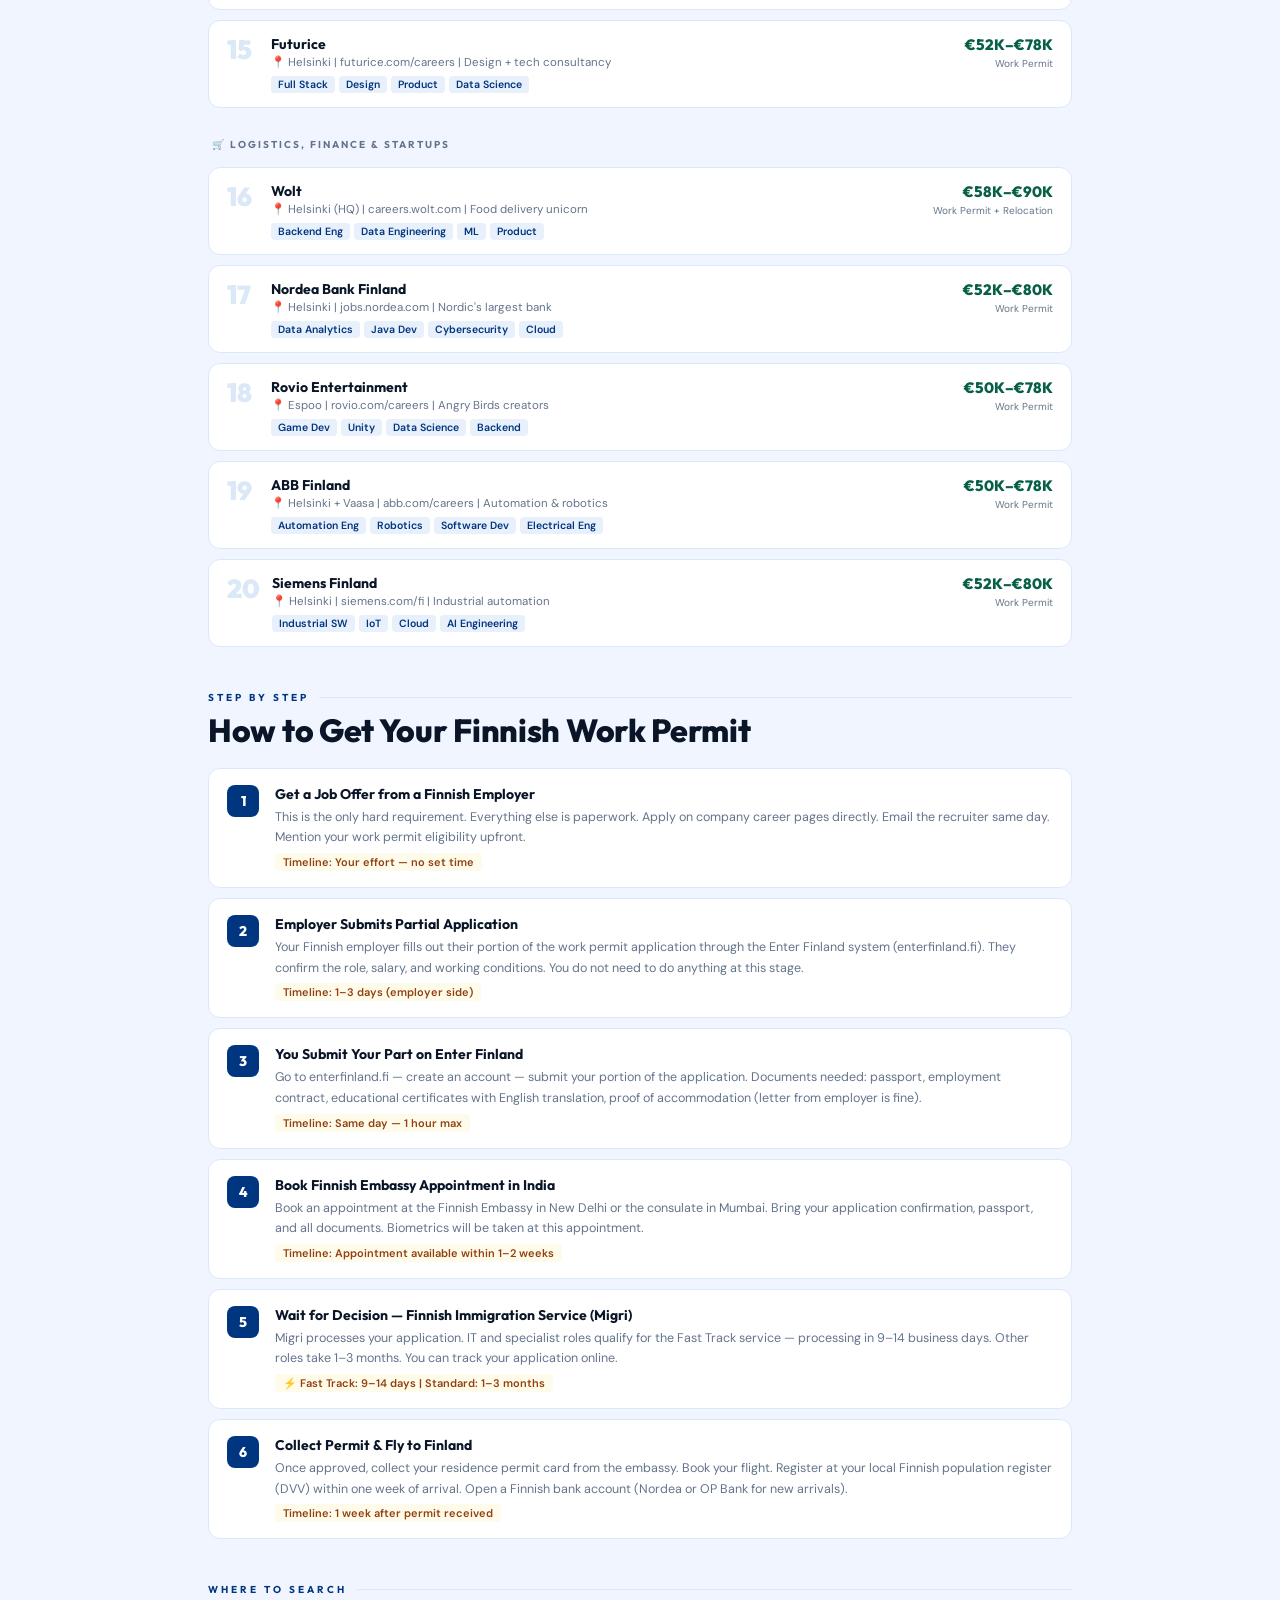
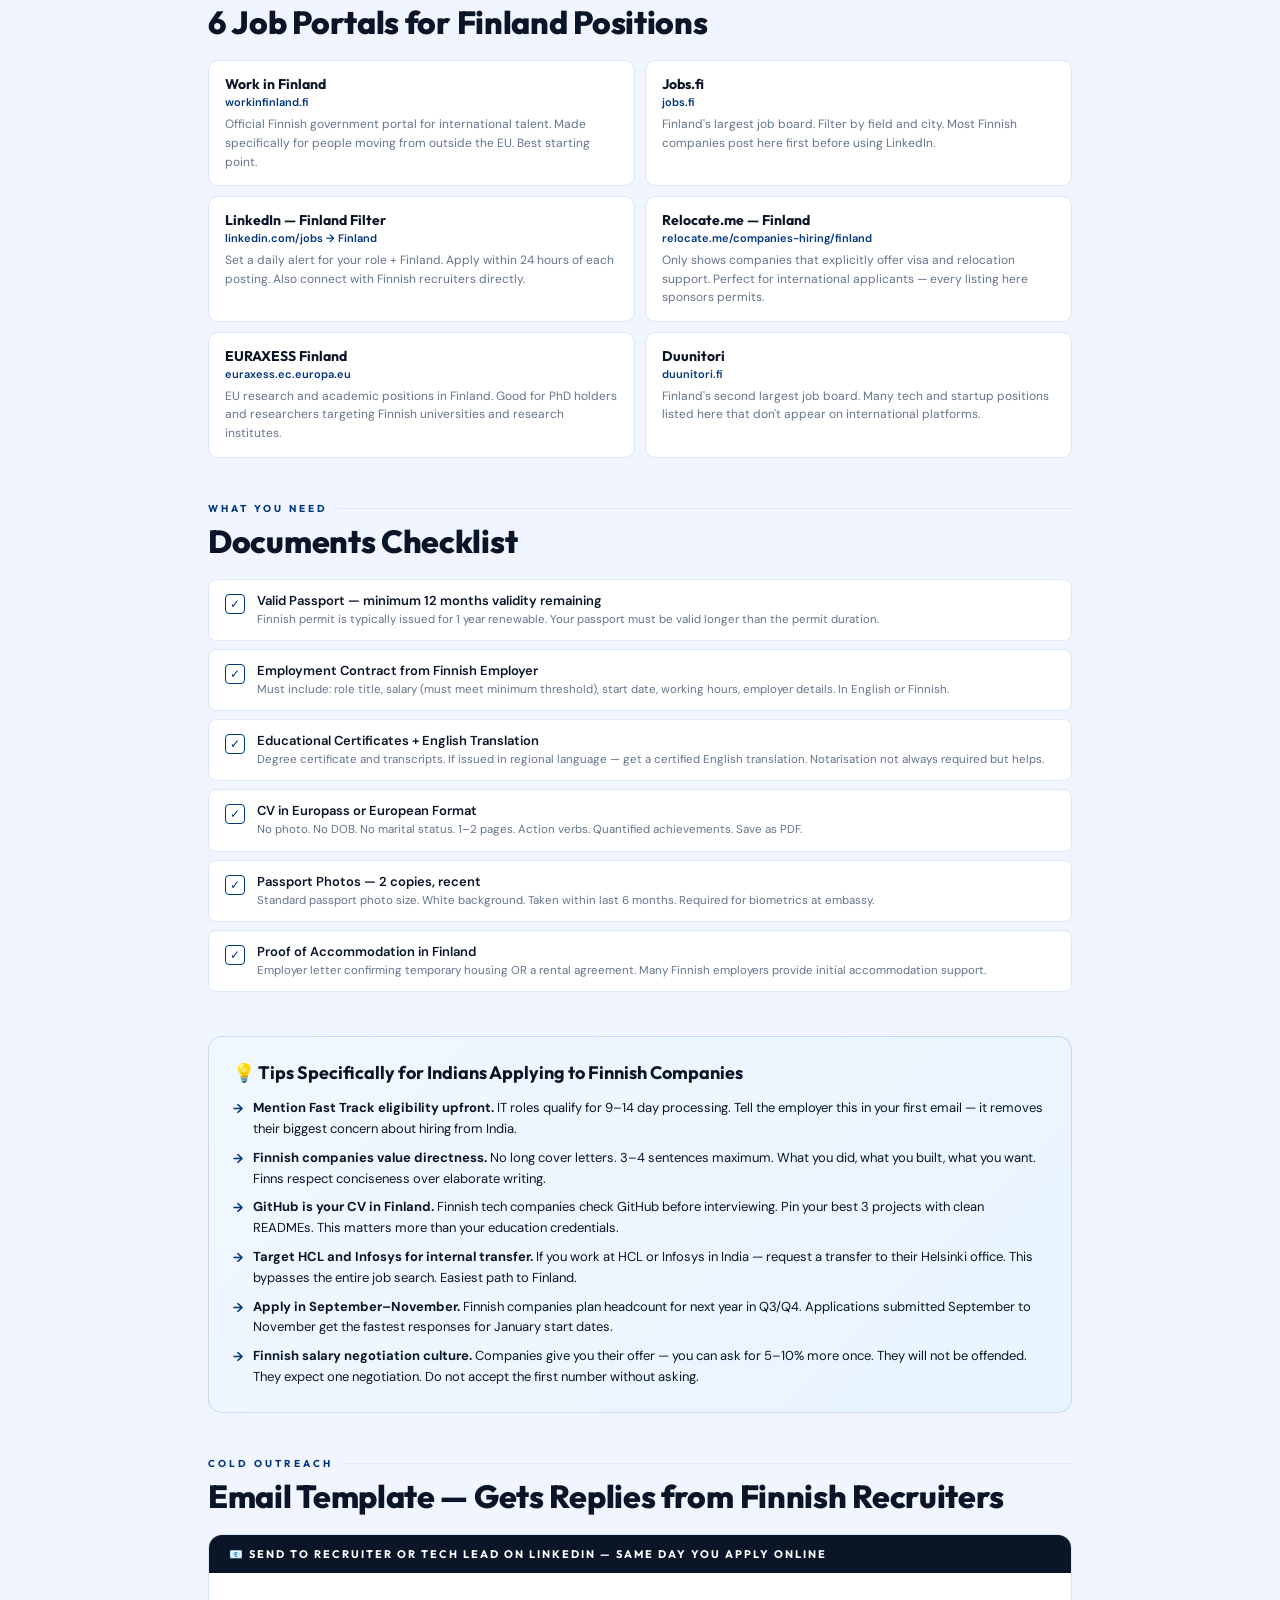
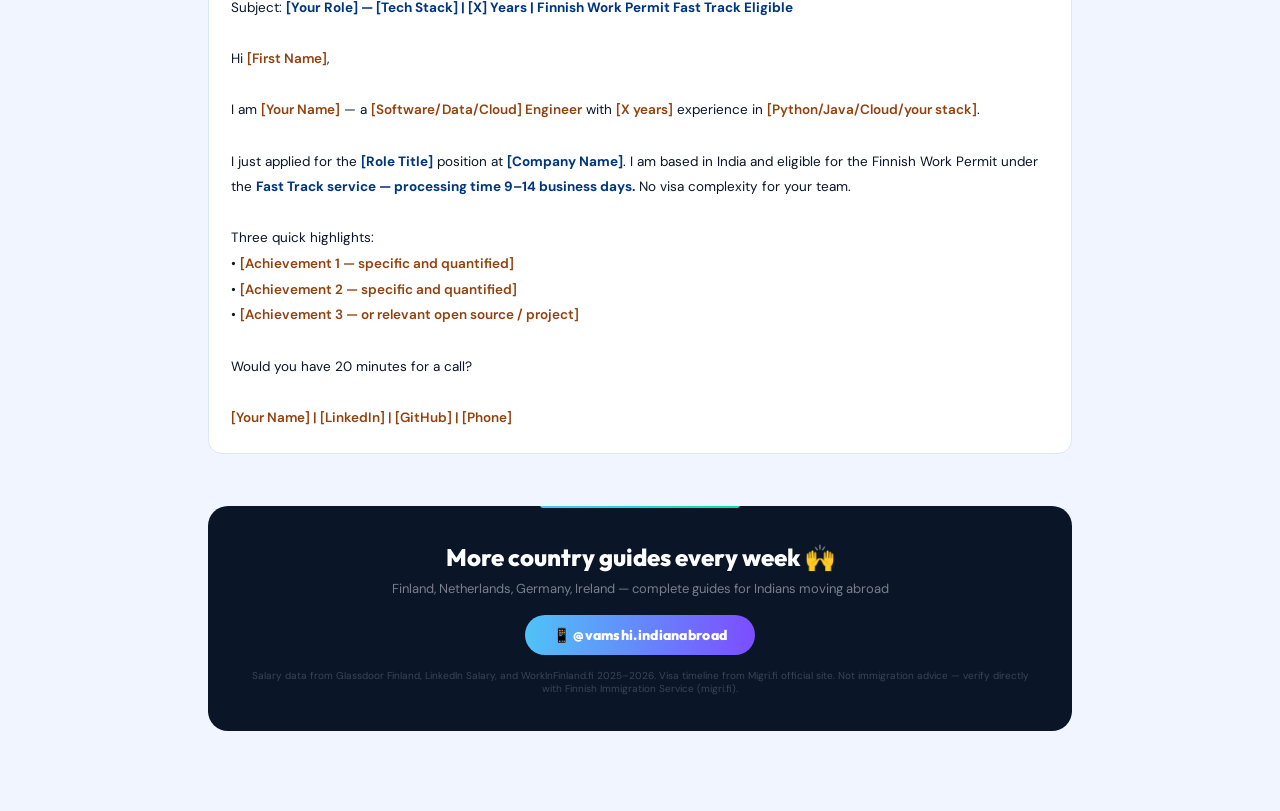
<file: finland_jobs_guide_2026 (1).html>
<!DOCTYPE html>
<html lang="en">
<head>
<meta charset="UTF-8"/>
<meta name="viewport" content="width=device-width, initial-scale=1.0"/>
<title>Finland Jobs for Indians 2026 — Top 20 Companies + Complete Guide</title>
<link href="https://fonts.googleapis.com/css2?family=Outfit:wght@300;400;500;600;700;800;900&family=DM+Sans:ital,wght@0,300;0,400;0,500;0,600;1,400&display=swap" rel="stylesheet"/>
<style>
:root {
  --bg: #f0f5ff;
  --white: #ffffff;
  --dark: #0a1628;
  --navy: #0d2b5c;
  --fi-blue: #003580;
  --fi-blue-light: #e8f0fb;
  --fi-blue-mid: rgba(0,53,128,0.1);
  --aurora1: #4fc3f7;
  --aurora2: #7c4dff;
  --aurora3: #00e5a0;
  --green: #065f46;
  --green-light: #ecfdf5;
  --amber: #92400e;
  --amber-light: #fffbeb;
  --red: #991b1b;
  --border: #dbe8f8;
  --text: #0a1628;
  --muted: #64748b;
  --soft: #94a3b8;
}

* { margin:0; padding:0; box-sizing:border-box; }
html { scroll-behavior: smooth; }

body {
  background: var(--bg);
  color: var(--text);
  font-family: 'DM Sans', sans-serif;
  max-width: 900px;
  margin: 0 auto;
  padding: 0 18px 80px;
  overflow-x: hidden;
}

/* ── AURORA STRIP (signature element) ── */
.aurora-strip {
  height: 4px;
  background: linear-gradient(90deg, var(--aurora1), var(--aurora2), var(--aurora3), var(--aurora1));
  background-size: 300% 100%;
  animation: aurora-flow 4s ease infinite;
  margin: 0 -18px;
}
@keyframes aurora-flow {
  0% { background-position: 0% 50%; }
  50% { background-position: 100% 50%; }
  100% { background-position: 0% 50%; }
}

/* ── HERO ── */
.hero {
  background: var(--dark);
  color: white;
  border-radius: 0 0 28px 28px;
  padding: 56px 36px 48px;
  margin-bottom: 36px;
  position: relative;
  overflow: hidden;
}
.hero::before {
  content: '';
  position: absolute;
  top: -100px; right: -100px;
  width: 500px; height: 500px;
  background: radial-gradient(circle, rgba(79,195,247,0.08) 0%, transparent 60%);
  pointer-events: none;
}
.hero::after {
  content: '';
  position: absolute;
  bottom: -80px; left: -80px;
  width: 400px; height: 400px;
  background: radial-gradient(circle, rgba(124,77,255,0.07) 0%, transparent 60%);
  pointer-events: none;
}
/* Finland flag accent line */
.fi-flag-line {
  display: flex;
  align-items: center;
  gap: 10px;
  margin-bottom: 20px;
}
.flag-bar {
  height: 3px;
  width: 32px;
  background: var(--aurora1);
  border-radius: 2px;
}
.fi-tag {
  font-family: 'Outfit', sans-serif;
  font-size: 11px;
  font-weight: 600;
  letter-spacing: 3px;
  text-transform: uppercase;
  color: var(--aurora1);
}
.hero h1 {
  font-family: 'Outfit', sans-serif;
  font-size: clamp(30px, 6vw, 58px);
  font-weight: 900;
  line-height: 1.05;
  margin-bottom: 14px;
  letter-spacing: -0.5px;
}
.hero h1 em {
  font-style: normal;
  background: linear-gradient(90deg, var(--aurora1), var(--aurora3));
  -webkit-background-clip: text;
  -webkit-text-fill-color: transparent;
  background-clip: text;
}
.hero-sub {
  font-size: 15px;
  color: rgba(255,255,255,0.5);
  line-height: 1.75;
  max-width: 560px;
  margin-bottom: 36px;
  font-weight: 300;
}

/* stat row */
.hero-stats {
  display: grid;
  grid-template-columns: repeat(4,1fr);
  gap: 12px;
}
@media(max-width:560px){ .hero-stats { grid-template-columns: repeat(2,1fr); } }
.hs-item {
  background: rgba(255,255,255,0.06);
  border: 1px solid rgba(255,255,255,0.08);
  border-radius: 10px;
  padding: 14px;
  text-align: center;
}
.hs-num {
  font-family: 'Outfit', sans-serif;
  font-size: 22px;
  font-weight: 800;
  background: linear-gradient(90deg, var(--aurora1), var(--aurora3));
  -webkit-background-clip: text;
  -webkit-text-fill-color: transparent;
  background-clip: text;
  line-height: 1.2;
}
.hs-lbl { font-size: 10px; color: rgba(255,255,255,0.4); text-transform: uppercase; letter-spacing: 1px; margin-top: 3px; }

/* ── WHY FINLAND ── */
.why-grid { display: grid; grid-template-columns: 1fr 1fr; gap: 10px; }
@media(max-width:560px){ .why-grid { grid-template-columns: 1fr; } }
.why-card {
  background: var(--white);
  border: 1px solid var(--border);
  border-radius: 12px;
  padding: 16px 18px;
  border-top: 3px solid var(--fi-blue);
}
.wc-icon { font-size: 24px; margin-bottom: 8px; }
.wc-title { font-family: 'Outfit', sans-serif; font-size: 14px; font-weight: 700; color: var(--dark); margin-bottom: 5px; }
.wc-body { font-size: 12.5px; color: var(--muted); line-height: 1.65; }
.wc-highlight { color: var(--fi-blue); font-weight: 600; }

/* ── SECTION ── */
.section { margin-top: 44px; }
.sec-eyebrow {
  font-family: 'Outfit', sans-serif;
  font-size: 10px;
  font-weight: 700;
  letter-spacing: 3px;
  text-transform: uppercase;
  color: var(--fi-blue);
  margin-bottom: 6px;
  display: flex;
  align-items: center;
  gap: 10px;
}
.sec-eyebrow::after { content: ''; flex: 1; height: 1px; background: var(--border); }
.section h2 {
  font-family: 'Outfit', sans-serif;
  font-size: clamp(22px, 4vw, 32px);
  font-weight: 800;
  color: var(--dark);
  margin-bottom: 18px;
  letter-spacing: -0.3px;
}

/* ── SALARY TABLE ── */
.sal-table { width: 100%; border-collapse: collapse; }
.sal-table thead tr { background: var(--navy); }
.sal-table th {
  padding: 10px 14px;
  font-family: 'Outfit', sans-serif;
  font-size: 11px;
  font-weight: 600;
  letter-spacing: 1.5px;
  text-transform: uppercase;
  color: rgba(255,255,255,0.85);
  text-align: left;
}
.sal-table th:first-child { border-radius: 8px 0 0 0; }
.sal-table th:last-child { border-radius: 0 8px 0 0; }
.sal-table td {
  padding: 10px 14px;
  font-size: 12.5px;
  border-bottom: 1px solid var(--border);
  background: var(--white);
  vertical-align: middle;
}
.sal-table tr:nth-child(even) td { background: #f8fbff; }
.sal-table tr:last-child td { border-bottom: none; }
.sal-table tr:last-child td:first-child { border-radius: 0 0 0 8px; }
.sal-table tr:last-child td:last-child { border-radius: 0 0 8px 0; }
.eu-s { font-weight: 700; color: var(--green); font-family: 'Outfit', sans-serif; }
.in-s { color: var(--red); font-family: 'Outfit', sans-serif; }
.vtag {
  display: inline-block;
  background: var(--fi-blue-light);
  color: var(--fi-blue);
  font-size: 10px;
  font-weight: 600;
  padding: 2px 7px;
  border-radius: 4px;
  margin: 1px 2px;
}

/* ── COMPANY CARDS ── */
.companies { display: grid; gap: 10px; }
.co-card {
  background: var(--white);
  border: 1px solid var(--border);
  border-radius: 12px;
  padding: 14px 18px;
  display: flex;
  align-items: flex-start;
  gap: 12px;
  text-decoration: none;
  color: inherit;
  transition: border-color 0.2s, box-shadow 0.2s, transform 0.2s;
}
.co-card:hover {
  border-color: var(--aurora1);
  box-shadow: 0 4px 16px rgba(79,195,247,0.12);
  transform: translateY(-1px);
}
.co-num {
  font-family: 'Outfit', sans-serif;
  font-size: 26px;
  font-weight: 900;
  color: var(--border);
  min-width: 32px;
  line-height: 1;
  margin-top: 2px;
}
.co-info { flex: 1; }
.co-name { font-family: 'Outfit', sans-serif; font-weight: 700; font-size: 14px; color: var(--dark); margin-bottom: 2px; }
.co-city { font-size: 11.5px; color: var(--muted); margin-bottom: 6px; }
.co-roles { display: flex; flex-wrap: wrap; gap: 4px; }
.co-role {
  background: var(--fi-blue-light);
  color: var(--fi-blue);
  font-size: 10.5px;
  font-weight: 600;
  padding: 2px 7px;
  border-radius: 4px;
}
.co-role.green {
  background: var(--green-light);
  color: var(--green);
}
.co-right { text-align: right; min-width: 90px; }
.co-sal {
  font-family: 'Outfit', sans-serif;
  font-size: 15px;
  font-weight: 800;
  color: var(--green);
  white-space: nowrap;
}
.co-visa { font-size: 10px; color: var(--muted); margin-top: 3px; }

/* category label */
.cat-label {
  font-family: 'Outfit', sans-serif;
  font-size: 10px;
  font-weight: 700;
  letter-spacing: 2px;
  text-transform: uppercase;
  color: var(--muted);
  padding: 10px 4px 6px;
}

/* ── VISA PROCESS ── */
.visa-steps { display: grid; gap: 10px; }
.vs-item {
  background: var(--white);
  border: 1px solid var(--border);
  border-radius: 12px;
  padding: 16px 18px;
  display: flex;
  gap: 16px;
  align-items: flex-start;
}
.vs-num {
  width: 32px; height: 32px;
  background: var(--fi-blue);
  color: white;
  border-radius: 8px;
  display: flex; align-items: center; justify-content: center;
  font-family: 'Outfit', sans-serif;
  font-size: 14px; font-weight: 800;
  flex-shrink: 0;
}
.vs-title { font-family: 'Outfit', sans-serif; font-weight: 700; font-size: 14px; color: var(--dark); margin-bottom: 4px; }
.vs-body { font-size: 12.5px; color: var(--muted); line-height: 1.65; }
.vs-time {
  display: inline-block;
  margin-top: 5px;
  background: var(--amber-light);
  color: var(--amber);
  font-size: 11px;
  font-weight: 600;
  padding: 2px 8px;
  border-radius: 4px;
}

/* ── PORTALS ── */
.portals { display: grid; grid-template-columns: 1fr 1fr; gap: 10px; }
@media(max-width:540px){ .portals { grid-template-columns: 1fr; } }
.portal-card {
  background: var(--white);
  border: 1px solid var(--border);
  border-radius: 10px;
  padding: 14px 16px;
  text-decoration: none;
  color: inherit;
  transition: border-color 0.2s;
}
.portal-card:hover { border-color: var(--fi-blue); }
.pc-name { font-family: 'Outfit', sans-serif; font-weight: 700; font-size: 14px; color: var(--dark); margin-bottom: 2px; }
.pc-url { font-size: 11px; color: var(--fi-blue); margin-bottom: 6px; font-weight: 600; }
.pc-desc { font-size: 12px; color: var(--muted); line-height: 1.55; }

/* ── EMAIL ── */
.email-card { background: var(--white); border: 1px solid var(--border); border-radius: 14px; overflow: hidden; }
.email-top {
  background: var(--dark);
  color: white;
  padding: 12px 20px;
  font-family: 'Outfit', sans-serif;
  font-size: 11px;
  font-weight: 700;
  letter-spacing: 2px;
  text-transform: uppercase;
  display: flex; align-items: center; gap: 8px;
}
.email-body {
  padding: 22px;
  font-size: 13.5px;
  line-height: 1.9;
  color: var(--text);
  white-space: pre-line;
}
.ehl { color: var(--fi-blue); font-weight: 700; }
.egold { color: var(--amber); font-weight: 600; }

/* ── DOCS CHECKLIST ── */
.docs { display: grid; gap: 8px; }
.doc-item {
  background: var(--white);
  border: 1px solid var(--border);
  border-radius: 8px;
  padding: 12px 16px;
  display: flex;
  gap: 12px;
  align-items: flex-start;
}
.doc-check {
  width: 20px; height: 20px;
  border: 1.5px solid var(--fi-blue);
  border-radius: 4px;
  flex-shrink: 0;
  margin-top: 2px;
  display: flex; align-items: center; justify-content: center;
  color: var(--fi-blue);
  font-size: 12px;
}
.doc-title { font-weight: 600; font-size: 13px; color: var(--dark); margin-bottom: 2px; }
.doc-sub { font-size: 11.5px; color: var(--muted); line-height: 1.5; }

/* ── TIPS BOX ── */
.tips-box {
  background: linear-gradient(135deg, #f0f8ff, #e8f4ff);
  border: 1px solid rgba(0,53,128,0.15);
  border-radius: 14px;
  padding: 24px;
}
.tips-box h3 { font-family: 'Outfit', sans-serif; font-size: 18px; font-weight: 700; color: var(--dark); margin-bottom: 14px; }
.tip-list { display: grid; gap: 8px; }
.tip-item {
  display: flex;
  gap: 10px;
  align-items: flex-start;
  font-size: 13px;
  line-height: 1.6;
  color: var(--text);
}
.tip-arrow { color: var(--fi-blue); font-weight: 700; flex-shrink: 0; margin-top: 1px; }

/* ── FOOTER ── */
.footer {
  margin-top: 52px;
  background: var(--dark);
  color: white;
  border-radius: 20px;
  padding: 36px;
  text-align: center;
  position: relative;
  overflow: hidden;
}
.footer::before {
  content: '';
  position: absolute;
  top: -1px; left: 50%; transform: translateX(-50%);
  width: 200px; height: 3px;
  background: linear-gradient(90deg, var(--aurora1), var(--aurora3));
  border-radius: 0 0 4px 4px;
}
.footer h3 { font-family: 'Outfit', sans-serif; font-size: 24px; font-weight: 800; margin-bottom: 8px; }
.footer p { font-size: 13px; color: rgba(255,255,255,0.45); margin-bottom: 18px; }
.ig-btn {
  display: inline-flex;
  align-items: center;
  gap: 8px;
  background: linear-gradient(90deg, var(--aurora1), var(--aurora2));
  color: white;
  font-family: 'Outfit', sans-serif;
  font-weight: 800;
  font-size: 14px;
  padding: 11px 28px;
  border-radius: 50px;
  text-decoration: none;
  letter-spacing: 0.3px;
}
.footer-disc { margin-top: 14px; font-size: 10px; color: rgba(255,255,255,0.2); }
</style>
</head>
<body>

<div class="aurora-strip"></div>

<!-- HERO -->
<div class="hero">
  <div class="fi-flag-line"><div class="flag-bar"></div><span class="fi-tag">🇫🇮 Free Guide — @vamshi.indianabroad</span></div>
  <h1>Finland is Hiring<br/><em>Indians Right Now.</em><br/>Here's Your Playbook.</h1>
  <p class="hero-sub">Finland needs 130,000 skilled workers. Tech-related jobs make up 25% of all openings. IT specialist visas are approved in just 9–14 days. And one out of three expert-level hires last year came from India. This is your moment.</p>
  <div class="hero-stats">
    <div class="hs-item"><div class="hs-num">9–14</div><div class="hs-lbl">Days visa approval</div></div>
    <div class="hs-item"><div class="hs-num">150K+</div><div class="hs-lbl">Open positions</div></div>
    <div class="hs-item"><div class="hs-num">€50K–€80K</div><div class="hs-lbl">IT salary/year</div></div>
    <div class="hs-item"><div class="hs-num">#1</div><div class="hs-lbl">Happiest country 7 yrs</div></div>
  </div>
</div>

<!-- WHY FINLAND -->
<div class="section">
  <div class="sec-eyebrow">Why Finland</div>
  <h2>6 Reasons Indians Are Choosing Finland</h2>
  <div class="why-grid">
    <div class="why-card">
      <div class="wc-icon">⚡</div>
      <div class="wc-title">Fastest Visa in Europe</div>
      <div class="wc-body"><span class="wc-highlight">9–14 days</span> for IT specialist permit. No lottery. No quota. Just a job offer from a Finnish company and you are done.</div>
    </div>
    <div class="why-card">
      <div class="wc-icon">🏆</div>
      <div class="wc-title">World's Happiest Country</div>
      <div class="wc-body">Finland ranked <span class="wc-highlight">#1 happiest country for 7 consecutive years</span> (UN 2026). Work-life balance, safety, clean air, zero corruption.</div>
    </div>
    <div class="why-card">
      <div class="wc-icon">🇮🇳</div>
      <div class="wc-title">Indians Already Trusted</div>
      <div class="wc-body"><span class="wc-highlight">1 in 3 expert hires</span> last year was Indian. Nokia, HCL, Infosys all have strong Indian teams. You are walking into a proven ecosystem.</div>
    </div>
    <div class="why-card">
      <div class="wc-icon">🗣️</div>
      <div class="wc-title">English Everywhere</div>
      <div class="wc-body">95%+ of Finnish tech companies operate fully in English. <span class="wc-highlight">No Finnish language requirement</span> for most skilled roles. Just show up and work.</div>
    </div>
    <div class="why-card">
      <div class="wc-icon">🏠</div>
      <div class="wc-title">PR in 4 Years</div>
      <div class="wc-body">Continuous legal residence for 4 years = Permanent Residency. Finland citizenship after 5 years. <span class="wc-highlight">One of the fastest PR paths in Europe.</span></div>
    </div>
    <div class="why-card">
      <div class="wc-icon">🎮</div>
      <div class="wc-title">Government Recruits Indians</div>
      <div class="wc-body">Finland's <span class="wc-highlight">Talent Boost program</span> actively recruits from India. The government has a dedicated portal — Work in Finland — just for international skilled workers.</div>
    </div>
  </div>
</div>

<!-- SALARY TABLE -->
<div class="section">
  <div class="sec-eyebrow">Know your worth</div>
  <h2>Salary by Role — India vs Finland</h2>
  <table class="sal-table">
    <thead>
      <tr><th>Role</th><th>India / Year</th><th>Finland / Year</th><th>Top Cities</th></tr>
    </thead>
    <tbody>
      <tr><td style="font-weight:600">Software Engineer</td><td class="in-s">₹12L–₹25L</td><td class="eu-s">€55K–€80K</td><td><span class="vtag">Helsinki</span><span class="vtag">Espoo</span></td></tr>
      <tr><td style="font-weight:600">Data Engineer / Scientist</td><td class="in-s">₹15L–₹30L</td><td class="eu-s">€58K–€85K</td><td><span class="vtag">Helsinki</span><span class="vtag">Tampere</span></td></tr>
      <tr><td style="font-weight:600">ML / AI Engineer</td><td class="in-s">₹20L–₹45L</td><td class="eu-s">€65K–€95K</td><td><span class="vtag">Helsinki</span><span class="vtag">Espoo</span></td></tr>
      <tr><td style="font-weight:600">Cloud / DevOps Engineer</td><td class="in-s">₹18L–₹38L</td><td class="eu-s">€60K–€88K</td><td><span class="vtag">Helsinki</span><span class="vtag">Oulu</span></td></tr>
      <tr><td style="font-weight:600">Cybersecurity Specialist</td><td class="in-s">₹18L–₹40L</td><td class="eu-s">€65K–€92K</td><td><span class="vtag">Helsinki</span><span class="vtag">Tampere</span></td></tr>
      <tr><td style="font-weight:600">Network / Telecom Engineer</td><td class="in-s">₹12L–₹25L</td><td class="eu-s">€55K–€80K</td><td><span class="vtag">Espoo</span><span class="vtag">Oulu</span></td></tr>
      <tr><td style="font-weight:600">Game Developer</td><td class="in-s">₹10L–₹22L</td><td class="eu-s">€50K–€80K</td><td><span class="vtag">Helsinki</span></td></tr>
      <tr><td style="font-weight:600">Healthcare / Nurse</td><td class="in-s">₹4L–₹8L</td><td class="eu-s">€38K–€52K</td><td><span class="vtag">All cities</span></td></tr>
    </tbody>
  </table>
</div>

<!-- TOP 20 COMPANIES -->
<div class="section">
  <div class="sec-eyebrow">Where to apply</div>
  <h2>Top 20 Finnish Companies Hiring Indians</h2>

  <div class="cat-label">📡 Tech Giants</div>
  <div class="companies">

    <a class="co-card" href="https://www.nokia.com/en_int/about-us/careers/" target="_blank">
      <div class="co-num">01</div>
      <div class="co-info">
        <div class="co-name">Nokia</div>
        <div class="co-city">📍 Espoo (HQ) + Oulu + Tampere | nokia.com/careers</div>
        <div class="co-roles"><span class="co-role">Network Engineering</span><span class="co-role">5G/6G R&D</span><span class="co-role">Software Dev</span><span class="co-role">AI/ML</span><span class="co-role">Cloud</span></div>
      </div>
      <div class="co-right"><div class="co-sal">€55K–€85K</div><div class="co-visa">Work Permit</div></div>
    </a>

    <a class="co-card" href="https://www.microsoft.com/en-us/jobs/locations/finland" target="_blank">
      <div class="co-num">02</div>
      <div class="co-info">
        <div class="co-name">Microsoft Finland</div>
        <div class="co-city">📍 Helsinki | careers.microsoft.com</div>
        <div class="co-roles"><span class="co-role">Cloud Engineering</span><span class="co-role">Azure</span><span class="co-role">Sales</span><span class="co-role">AI Research</span></div>
      </div>
      <div class="co-right"><div class="co-sal">€65K–€95K</div><div class="co-visa">Work Permit</div></div>
    </a>

    <a class="co-card" href="https://www.google.com/about/careers/applications/locations/finland/" target="_blank">
      <div class="co-num">03</div>
      <div class="co-info">
        <div class="co-name">Google Finland</div>
        <div class="co-city">📍 Helsinki | careers.google.com</div>
        <div class="co-roles"><span class="co-role">Data Center Ops</span><span class="co-role">SRE</span><span class="co-role">Engineering</span><span class="co-role">Sales</span></div>
      </div>
      <div class="co-right"><div class="co-sal">€70K–€110K</div><div class="co-visa">Work Permit</div></div>
    </a>

    <a class="co-card" href="https://careers.supercell.com" target="_blank">
      <div class="co-num">04</div>
      <div class="co-info">
        <div class="co-name">Supercell</div>
        <div class="co-city">📍 Helsinki | careers.supercell.com | Clash of Clans creators</div>
        <div class="co-roles"><span class="co-role">Game Dev</span><span class="co-role">Backend</span><span class="co-role">Data Science</span><span class="co-role">DevOps</span></div>
      </div>
      <div class="co-right"><div class="co-sal">€65K–€100K</div><div class="co-visa">Work Permit + Relocation</div></div>
    </a>

    <a class="co-card" href="https://www.reaktor.com/careers/" target="_blank">
      <div class="co-num">05</div>
      <div class="co-info">
        <div class="co-name">Reaktor</div>
        <div class="co-city">📍 Helsinki | reaktor.com/careers | Top Finnish tech consultancy</div>
        <div class="co-roles"><span class="co-role">Full Stack</span><span class="co-role">Design</span><span class="co-role">Data Engineering</span><span class="co-role">AI</span></div>
      </div>
      <div class="co-right"><div class="co-sal">€58K–€85K</div><div class="co-visa">Work Permit</div></div>
    </a>

    <div class="cat-label" style="margin-top:10px;">🏭 Industrial & Engineering</div>

    <a class="co-card" href="https://www.kone.com/en/careers/" target="_blank">
      <div class="co-num">06</div>
      <div class="co-info">
        <div class="co-name">KONE</div>
        <div class="co-city">📍 Espoo (HQ) | kone.com/careers | Elevators, escalators, global</div>
        <div class="co-roles"><span class="co-role">Software Dev</span><span class="co-role">IoT Engineering</span><span class="co-role">Data Science</span><span class="co-role">Mechanical</span></div>
      </div>
      <div class="co-right"><div class="co-sal">€52K–€80K</div><div class="co-visa">Work Permit</div></div>
    </a>

    <a class="co-card" href="https://www.wartsila.com/careers" target="_blank">
      <div class="co-num">07</div>
      <div class="co-info">
        <div class="co-name">Wärtsilä</div>
        <div class="co-city">📍 Helsinki + Vaasa | wartsila.com/careers | Marine & energy tech</div>
        <div class="co-roles"><span class="co-role">Software Eng</span><span class="co-role">Marine Engineering</span><span class="co-role">Automation</span><span class="co-role">Data Analytics</span></div>
      </div>
      <div class="co-right"><div class="co-sal">€50K–€78K</div><div class="co-visa">Work Permit</div></div>
    </a>

    <a class="co-card" href="https://www.metso.com/careers/" target="_blank">
      <div class="co-num">08</div>
      <div class="co-info">
        <div class="co-name">Metso</div>
        <div class="co-city">📍 Espoo | metso.com/careers | Mining & metals technology</div>
        <div class="co-roles"><span class="co-role">Process Engineering</span><span class="co-role">Automation</span><span class="co-role">Software</span><span class="co-role">R&D</span></div>
      </div>
      <div class="co-right"><div class="co-sal">€50K–€75K</div><div class="co-visa">Work Permit</div></div>
    </a>

    <a class="co-card" href="https://careers.neste.com" target="_blank">
      <div class="co-num">09</div>
      <div class="co-info">
        <div class="co-name">Neste</div>
        <div class="co-city">📍 Espoo | careers.neste.com | Renewable fuels & chemicals</div>
        <div class="co-roles"><span class="co-role">Chemical Engineering</span><span class="co-role">Data Science</span><span class="co-role">Process Eng</span><span class="co-role">IT</span></div>
      </div>
      <div class="co-right"><div class="co-sal">€52K–€80K</div><div class="co-visa">Work Permit</div></div>
    </a>

    <a class="co-card" href="https://www.fortum.com/careers" target="_blank">
      <div class="co-num">10</div>
      <div class="co-info">
        <div class="co-name">Fortum</div>
        <div class="co-city">📍 Espoo | fortum.com/careers | Energy company</div>
        <div class="co-roles"><span class="co-role">Energy Engineering</span><span class="co-role">Data Analytics</span><span class="co-role">Software Dev</span></div>
      </div>
      <div class="co-right"><div class="co-sal">€50K–€75K</div><div class="co-visa">Work Permit</div></div>
    </a>

    <div class="cat-label" style="margin-top:10px;">💻 IT Services & Consulting</div>

    <a class="co-card" href="https://careers.hcltech.com" target="_blank">
      <div class="co-num">11</div>
      <div class="co-info">
        <div class="co-name">HCL Technologies Finland</div>
        <div class="co-city">📍 Helsinki | careers.hcltech.com | Strong Indian community</div>
        <div class="co-roles"><span class="co-role">SAP</span><span class="co-role">Cloud</span><span class="co-role">Full Stack</span><span class="co-role">Testing</span><span class="co-role">Data</span></div>
      </div>
      <div class="co-right"><div class="co-sal">€45K–€70K</div><div class="co-visa">Internal Transfer</div></div>
    </a>

    <a class="co-card" href="https://www.infosys.com/careers/" target="_blank">
      <div class="co-num">12</div>
      <div class="co-info">
        <div class="co-name">Infosys Finland</div>
        <div class="co-city">📍 Helsinki | infosys.com/careers | Indian IT giant with EU offices</div>
        <div class="co-roles"><span class="co-role">Java</span><span class="co-role">Python</span><span class="co-role">SAP</span><span class="co-role">Cloud</span><span class="co-role">Digital</span></div>
      </div>
      <div class="co-right"><div class="co-sal">€44K–€68K</div><div class="co-visa">Internal Transfer</div></div>
    </a>

    <a class="co-card" href="https://www.tieto.com/en/careers/" target="_blank">
      <div class="co-num">13</div>
      <div class="co-info">
        <div class="co-name">TietoEVRY</div>
        <div class="co-city">📍 Helsinki + Espoo | tietoevry.com/careers | Nordic IT leader</div>
        <div class="co-roles"><span class="co-role">Software Dev</span><span class="co-role">Cloud</span><span class="co-role">Cybersecurity</span><span class="co-role">Data</span></div>
      </div>
      <div class="co-right"><div class="co-sal">€48K–€75K</div><div class="co-visa">Work Permit</div></div>
    </a>

    <a class="co-card" href="https://careers.capgemini.com/fi/" target="_blank">
      <div class="co-num">14</div>
      <div class="co-info">
        <div class="co-name">Capgemini Finland</div>
        <div class="co-city">📍 Helsinki | careers.capgemini.com/fi | Global consultancy</div>
        <div class="co-roles"><span class="co-role">SAP</span><span class="co-role">Cloud</span><span class="co-role">Data Engineering</span><span class="co-role">AI</span></div>
      </div>
      <div class="co-right"><div class="co-sal">€48K–€72K</div><div class="co-visa">Work Permit</div></div>
    </a>

    <a class="co-card" href="https://www.futurice.com/careers" target="_blank">
      <div class="co-num">15</div>
      <div class="co-info">
        <div class="co-name">Futurice</div>
        <div class="co-city">📍 Helsinki | futurice.com/careers | Design + tech consultancy</div>
        <div class="co-roles"><span class="co-role">Full Stack</span><span class="co-role">Design</span><span class="co-role">Product</span><span class="co-role">Data Science</span></div>
      </div>
      <div class="co-right"><div class="co-sal">€52K–€78K</div><div class="co-visa">Work Permit</div></div>
    </a>

    <div class="cat-label" style="margin-top:10px;">🛒 Logistics, Finance & Startups</div>

    <a class="co-card" href="https://careers.wolt.com" target="_blank">
      <div class="co-num">16</div>
      <div class="co-info">
        <div class="co-name">Wolt</div>
        <div class="co-city">📍 Helsinki (HQ) | careers.wolt.com | Food delivery unicorn</div>
        <div class="co-roles"><span class="co-role">Backend Eng</span><span class="co-role">Data Engineering</span><span class="co-role">ML</span><span class="co-role">Product</span></div>
      </div>
      <div class="co-right"><div class="co-sal">€58K–€90K</div><div class="co-visa">Work Permit + Relocation</div></div>
    </a>

    <a class="co-card" href="https://jobs.nordea.com" target="_blank">
      <div class="co-num">17</div>
      <div class="co-info">
        <div class="co-name">Nordea Bank Finland</div>
        <div class="co-city">📍 Helsinki | jobs.nordea.com | Nordic's largest bank</div>
        <div class="co-roles"><span class="co-role">Data Analytics</span><span class="co-role">Java Dev</span><span class="co-role">Cybersecurity</span><span class="co-role">Cloud</span></div>
      </div>
      <div class="co-right"><div class="co-sal">€52K–€80K</div><div class="co-visa">Work Permit</div></div>
    </a>

    <a class="co-card" href="https://www.rovio.com/careers/" target="_blank">
      <div class="co-num">18</div>
      <div class="co-info">
        <div class="co-name">Rovio Entertainment</div>
        <div class="co-city">📍 Espoo | rovio.com/careers | Angry Birds creators</div>
        <div class="co-roles"><span class="co-role">Game Dev</span><span class="co-role">Unity</span><span class="co-role">Data Science</span><span class="co-role">Backend</span></div>
      </div>
      <div class="co-right"><div class="co-sal">€50K–€78K</div><div class="co-visa">Work Permit</div></div>
    </a>

    <a class="co-card" href="https://www.abb.com/careers" target="_blank">
      <div class="co-num">19</div>
      <div class="co-info">
        <div class="co-name">ABB Finland</div>
        <div class="co-city">📍 Helsinki + Vaasa | abb.com/careers | Automation & robotics</div>
        <div class="co-roles"><span class="co-role">Automation Eng</span><span class="co-role">Robotics</span><span class="co-role">Software Dev</span><span class="co-role">Electrical Eng</span></div>
      </div>
      <div class="co-right"><div class="co-sal">€50K–€78K</div><div class="co-visa">Work Permit</div></div>
    </a>

    <a class="co-card" href="https://business.finland.fi/en/careers/" target="_blank">
      <div class="co-num">20</div>
      <div class="co-info">
        <div class="co-name">Siemens Finland</div>
        <div class="co-city">📍 Helsinki | siemens.com/fi | Industrial automation</div>
        <div class="co-roles"><span class="co-role">Industrial SW</span><span class="co-role">IoT</span><span class="co-role">Cloud</span><span class="co-role">AI Engineering</span></div>
      </div>
      <div class="co-right"><div class="co-sal">€52K–€80K</div><div class="co-visa">Work Permit</div></div>
    </a>

  </div>
</div>

<!-- VISA PROCESS -->
<div class="section">
  <div class="sec-eyebrow">Step by step</div>
  <h2>How to Get Your Finnish Work Permit</h2>
  <div class="visa-steps">
    <div class="vs-item">
      <div class="vs-num">1</div>
      <div>
        <div class="vs-title">Get a Job Offer from a Finnish Employer</div>
        <div class="vs-body">This is the only hard requirement. Everything else is paperwork. Apply on company career pages directly. Email the recruiter same day. Mention your work permit eligibility upfront.</div>
        <div class="vs-time">Timeline: Your effort — no set time</div>
      </div>
    </div>
    <div class="vs-item">
      <div class="vs-num">2</div>
      <div>
        <div class="vs-title">Employer Submits Partial Application</div>
        <div class="vs-body">Your Finnish employer fills out their portion of the work permit application through the Enter Finland system (enterfinland.fi). They confirm the role, salary, and working conditions. You do not need to do anything at this stage.</div>
        <div class="vs-time">Timeline: 1–3 days (employer side)</div>
      </div>
    </div>
    <div class="vs-item">
      <div class="vs-num">3</div>
      <div>
        <div class="vs-title">You Submit Your Part on Enter Finland</div>
        <div class="vs-body">Go to enterfinland.fi — create an account — submit your portion of the application. Documents needed: passport, employment contract, educational certificates with English translation, proof of accommodation (letter from employer is fine).</div>
        <div class="vs-time">Timeline: Same day — 1 hour max</div>
      </div>
    </div>
    <div class="vs-item">
      <div class="vs-num">4</div>
      <div>
        <div class="vs-title">Book Finnish Embassy Appointment in India</div>
        <div class="vs-body">Book an appointment at the Finnish Embassy in New Delhi or the consulate in Mumbai. Bring your application confirmation, passport, and all documents. Biometrics will be taken at this appointment.</div>
        <div class="vs-time">Timeline: Appointment available within 1–2 weeks</div>
      </div>
    </div>
    <div class="vs-item">
      <div class="vs-num">5</div>
      <div>
        <div class="vs-title">Wait for Decision — Finnish Immigration Service (Migri)</div>
        <div class="vs-body">Migri processes your application. IT and specialist roles qualify for the Fast Track service — processing in 9–14 business days. Other roles take 1–3 months. You can track your application online.</div>
        <div class="vs-time">⚡ Fast Track: 9–14 days | Standard: 1–3 months</div>
      </div>
    </div>
    <div class="vs-item">
      <div class="vs-num">6</div>
      <div>
        <div class="vs-title">Collect Permit & Fly to Finland</div>
        <div class="vs-body">Once approved, collect your residence permit card from the embassy. Book your flight. Register at your local Finnish population register (DVV) within one week of arrival. Open a Finnish bank account (Nordea or OP Bank for new arrivals).</div>
        <div class="vs-time">Timeline: 1 week after permit received</div>
      </div>
    </div>
  </div>
</div>

<!-- JOB PORTALS -->
<div class="section">
  <div class="sec-eyebrow">Where to search</div>
  <h2>6 Job Portals for Finland Positions</h2>
  <div class="portals">
    <a class="portal-card" href="https://www.workinfinland.fi/en/" target="_blank">
      <div class="pc-name">Work in Finland</div>
      <div class="pc-url">workinfinland.fi</div>
      <div class="pc-desc">Official Finnish government portal for international talent. Made specifically for people moving from outside the EU. Best starting point.</div>
    </a>
    <a class="portal-card" href="https://www.jobs.fi" target="_blank">
      <div class="pc-name">Jobs.fi</div>
      <div class="pc-url">jobs.fi</div>
      <div class="pc-desc">Finland's largest job board. Filter by field and city. Most Finnish companies post here first before using LinkedIn.</div>
    </a>
    <a class="portal-card" href="https://www.linkedin.com/jobs/search/?location=Finland" target="_blank">
      <div class="pc-name">LinkedIn — Finland Filter</div>
      <div class="pc-url">linkedin.com/jobs → Finland</div>
      <div class="pc-desc">Set a daily alert for your role + Finland. Apply within 24 hours of each posting. Also connect with Finnish recruiters directly.</div>
    </a>
    <a class="portal-card" href="https://relocate.me/companies-hiring/finland" target="_blank">
      <div class="pc-name">Relocate.me — Finland</div>
      <div class="pc-url">relocate.me/companies-hiring/finland</div>
      <div class="pc-desc">Only shows companies that explicitly offer visa and relocation support. Perfect for international applicants — every listing here sponsors permits.</div>
    </a>
    <a class="portal-card" href="https://euraxess.ec.europa.eu/jobs?country=fi" target="_blank">
      <div class="pc-name">EURAXESS Finland</div>
      <div class="pc-url">euraxess.ec.europa.eu</div>
      <div class="pc-desc">EU research and academic positions in Finland. Good for PhD holders and researchers targeting Finnish universities and research institutes.</div>
    </a>
    <a class="portal-card" href="https://duunitori.fi/tyopaikat" target="_blank">
      <div class="pc-name">Duunitori</div>
      <div class="pc-url">duunitori.fi</div>
      <div class="pc-desc">Finland's second largest job board. Many tech and startup positions listed here that don't appear on international platforms.</div>
    </a>
  </div>
</div>

<!-- DOCUMENTS CHECKLIST -->
<div class="section">
  <div class="sec-eyebrow">What you need</div>
  <h2>Documents Checklist</h2>
  <div class="docs">
    <div class="doc-item"><div class="doc-check">✓</div><div><div class="doc-title">Valid Passport — minimum 12 months validity remaining</div><div class="doc-sub">Finnish permit is typically issued for 1 year renewable. Your passport must be valid longer than the permit duration.</div></div></div>
    <div class="doc-item"><div class="doc-check">✓</div><div><div class="doc-title">Employment Contract from Finnish Employer</div><div class="doc-sub">Must include: role title, salary (must meet minimum threshold), start date, working hours, employer details. In English or Finnish.</div></div></div>
    <div class="doc-item"><div class="doc-check">✓</div><div><div class="doc-title">Educational Certificates + English Translation</div><div class="doc-sub">Degree certificate and transcripts. If issued in regional language — get a certified English translation. Notarisation not always required but helps.</div></div></div>
    <div class="doc-item"><div class="doc-check">✓</div><div><div class="doc-title">CV in Europass or European Format</div><div class="doc-sub">No photo. No DOB. No marital status. 1–2 pages. Action verbs. Quantified achievements. Save as PDF.</div></div></div>
    <div class="doc-item"><div class="doc-check">✓</div><div><div class="doc-title">Passport Photos — 2 copies, recent</div><div class="doc-sub">Standard passport photo size. White background. Taken within last 6 months. Required for biometrics at embassy.</div></div></div>
    <div class="doc-item"><div class="doc-check">✓</div><div><div class="doc-title">Proof of Accommodation in Finland</div><div class="doc-sub">Employer letter confirming temporary housing OR a rental agreement. Many Finnish employers provide initial accommodation support.</div></div></div>
  </div>
</div>

<!-- APPLICATION TIPS -->
<div class="section">
  <div class="tips-box">
    <h3>💡 Tips Specifically for Indians Applying to Finnish Companies</h3>
    <div class="tip-list">
      <div class="tip-item"><div class="tip-arrow">→</div><div><strong>Mention Fast Track eligibility upfront.</strong> IT roles qualify for 9–14 day processing. Tell the employer this in your first email — it removes their biggest concern about hiring from India.</div></div>
      <div class="tip-item"><div class="tip-arrow">→</div><div><strong>Finnish companies value directness.</strong> No long cover letters. 3–4 sentences maximum. What you did, what you built, what you want. Finns respect conciseness over elaborate writing.</div></div>
      <div class="tip-item"><div class="tip-arrow">→</div><div><strong>GitHub is your CV in Finland.</strong> Finnish tech companies check GitHub before interviewing. Pin your best 3 projects with clean READMEs. This matters more than your education credentials.</div></div>
      <div class="tip-item"><div class="tip-arrow">→</div><div><strong>Target HCL and Infosys for internal transfer.</strong> If you work at HCL or Infosys in India — request a transfer to their Helsinki office. This bypasses the entire job search. Easiest path to Finland.</div></div>
      <div class="tip-item"><div class="tip-arrow">→</div><div><strong>Apply in September–November.</strong> Finnish companies plan headcount for next year in Q3/Q4. Applications submitted September to November get the fastest responses for January start dates.</div></div>
      <div class="tip-item"><div class="tip-arrow">→</div><div><strong>Finnish salary negotiation culture.</strong> Companies give you their offer — you can ask for 5–10% more once. They will not be offended. They expect one negotiation. Do not accept the first number without asking.</div></div>
    </div>
  </div>
</div>

<!-- EMAIL TEMPLATE -->
<div class="section">
  <div class="sec-eyebrow">Cold outreach</div>
  <h2>Email Template — Gets Replies from Finnish Recruiters</h2>
  <div class="email-card">
    <div class="email-top">📧 Send to Recruiter or Tech Lead on LinkedIn — Same Day You Apply Online</div>
    <div class="email-body">Subject: <span class="ehl">[Your Role] — [Tech Stack] | [X] Years | Finnish Work Permit Fast Track Eligible</span>

Hi <span class="egold">[First Name]</span>,

I am <span class="egold">[Your Name]</span> — a <span class="egold">[Software/Data/Cloud] Engineer</span> with <span class="egold">[X years]</span> experience in <span class="egold">[Python/Java/Cloud/your stack]</span>.

I just applied for the <span class="ehl">[Role Title]</span> position at <span class="ehl">[Company Name]</span>. I am based in India and eligible for the Finnish Work Permit under the <span class="ehl">Fast Track service — processing time 9–14 business days.</span> No visa complexity for your team.

Three quick highlights:
  • <span class="egold">[Achievement 1 — specific and quantified]</span>
  • <span class="egold">[Achievement 2 — specific and quantified]</span>
  • <span class="egold">[Achievement 3 — or relevant open source / project]</span>

Would you have 20 minutes for a call?

<span class="egold">[Your Name] | [LinkedIn] | [GitHub] | [Phone]</span></div>
  </div>
</div>

<!-- FOOTER -->
<div class="footer">
  <h3>More country guides every week 🙌</h3>
  <p>Finland, Netherlands, Germany, Ireland — complete guides for Indians moving abroad</p>
  <a class="ig-btn" href="https://instagram.com/vamshi.indianabroad" target="_blank">📱 @vamshi.indianabroad</a>
  <div class="footer-disc">Salary data from Glassdoor Finland, LinkedIn Salary, and WorkInFinland.fi 2025–2026. Visa timeline from Migri.fi official site. Not immigration advice — verify directly with Finnish Immigration Service (migri.fi).</div>
</div>

</body>
</html>
</file>
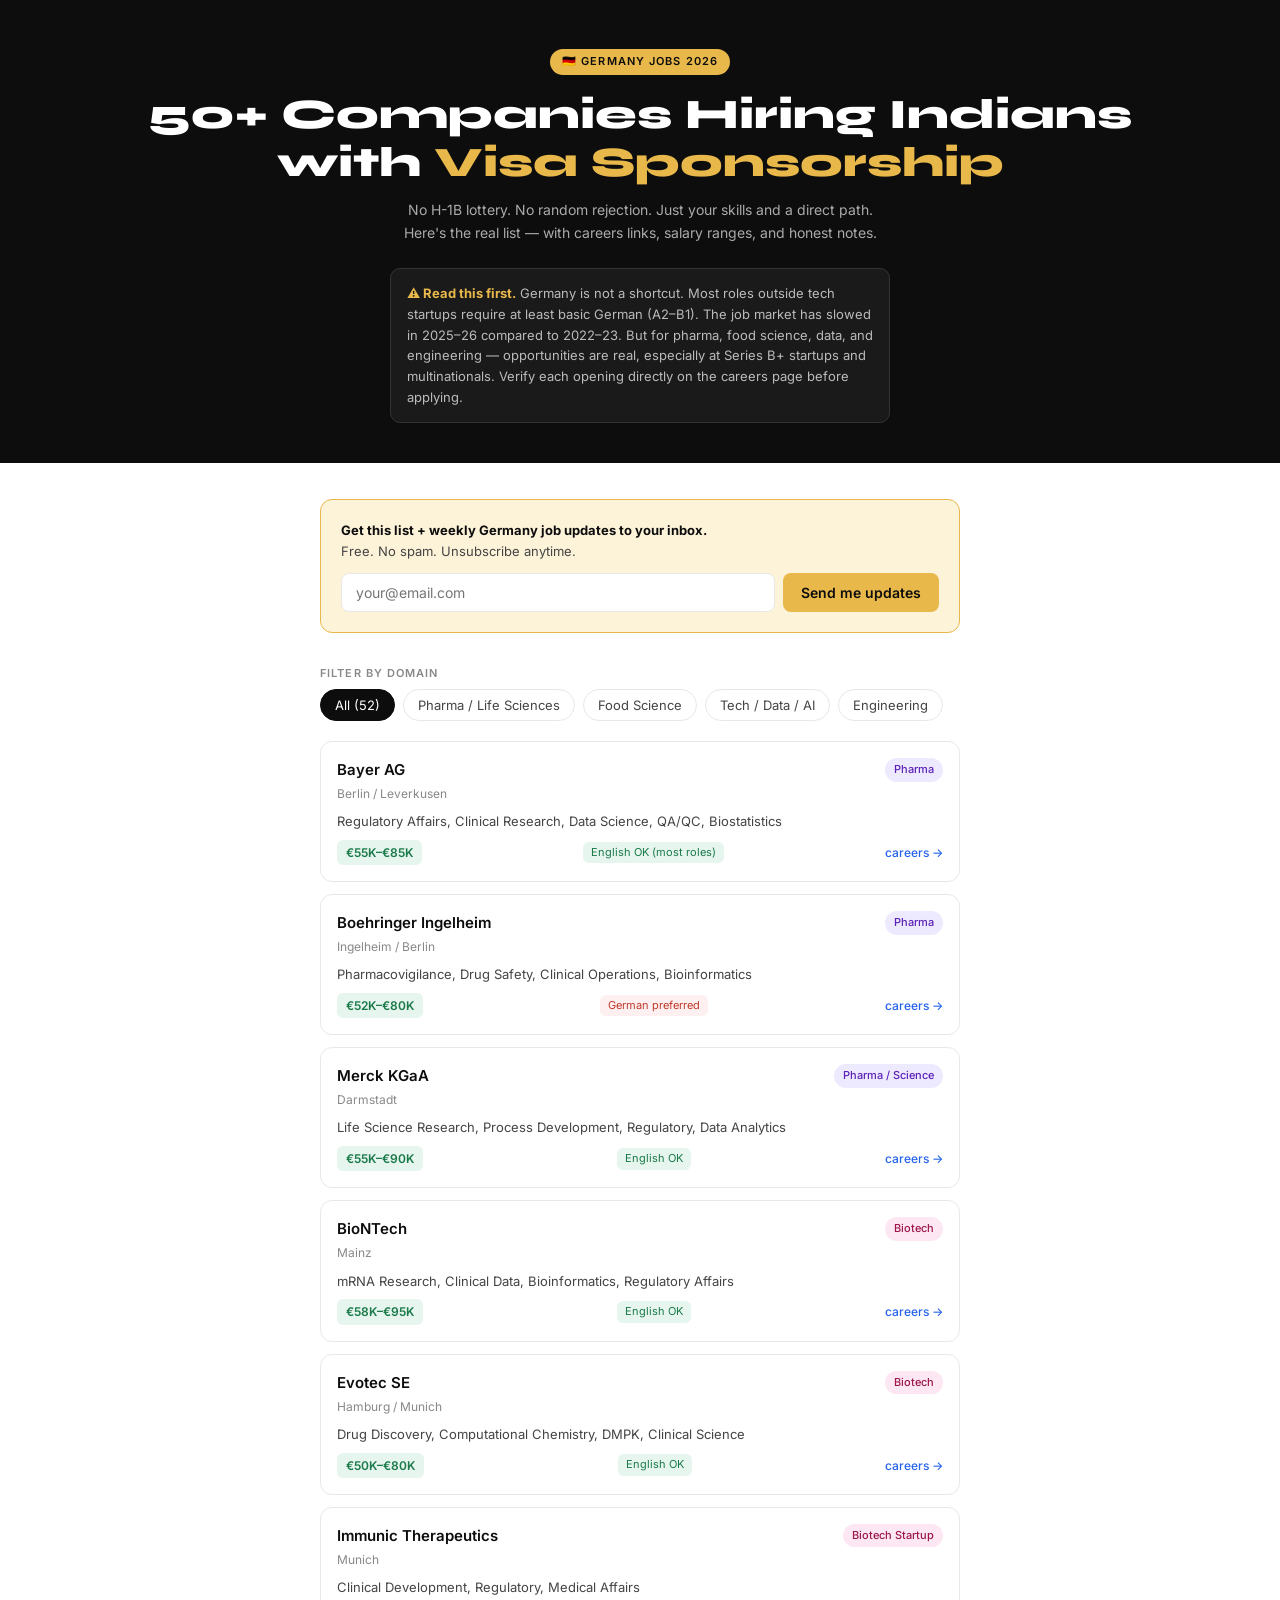
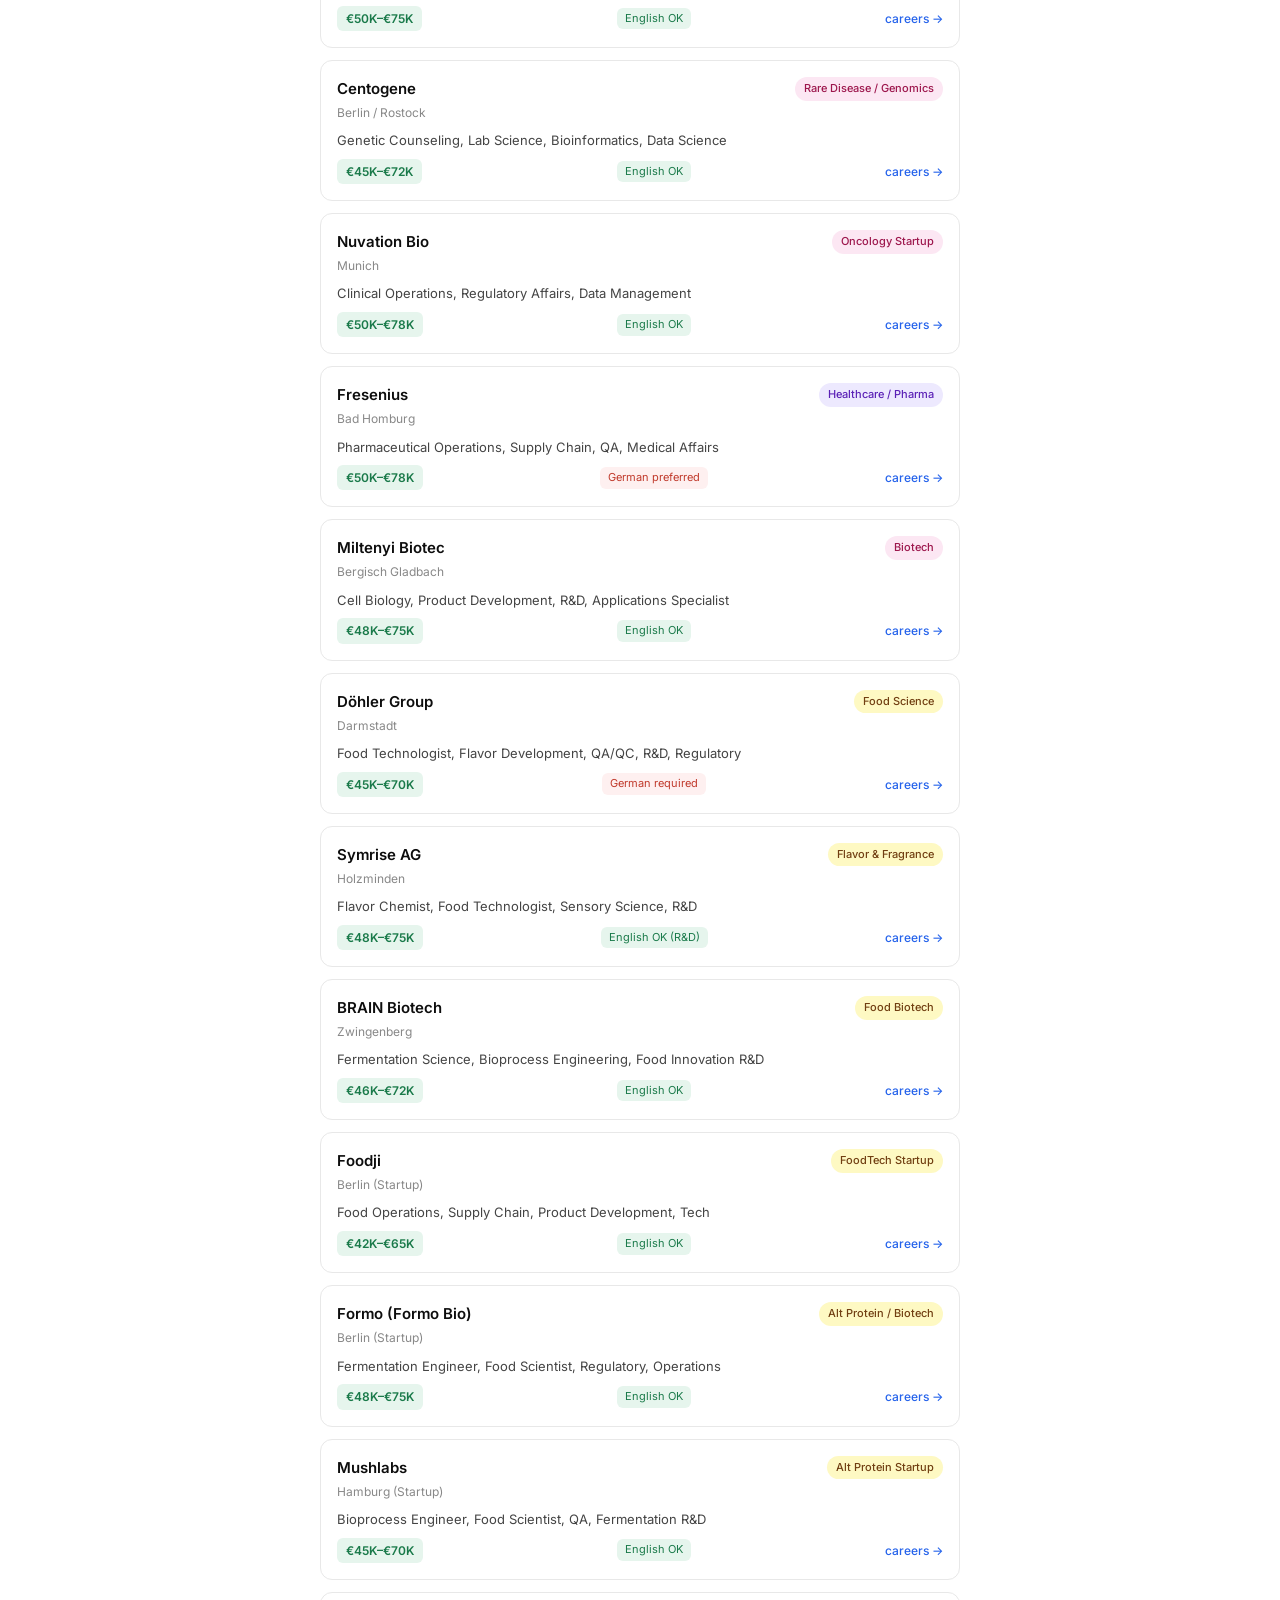
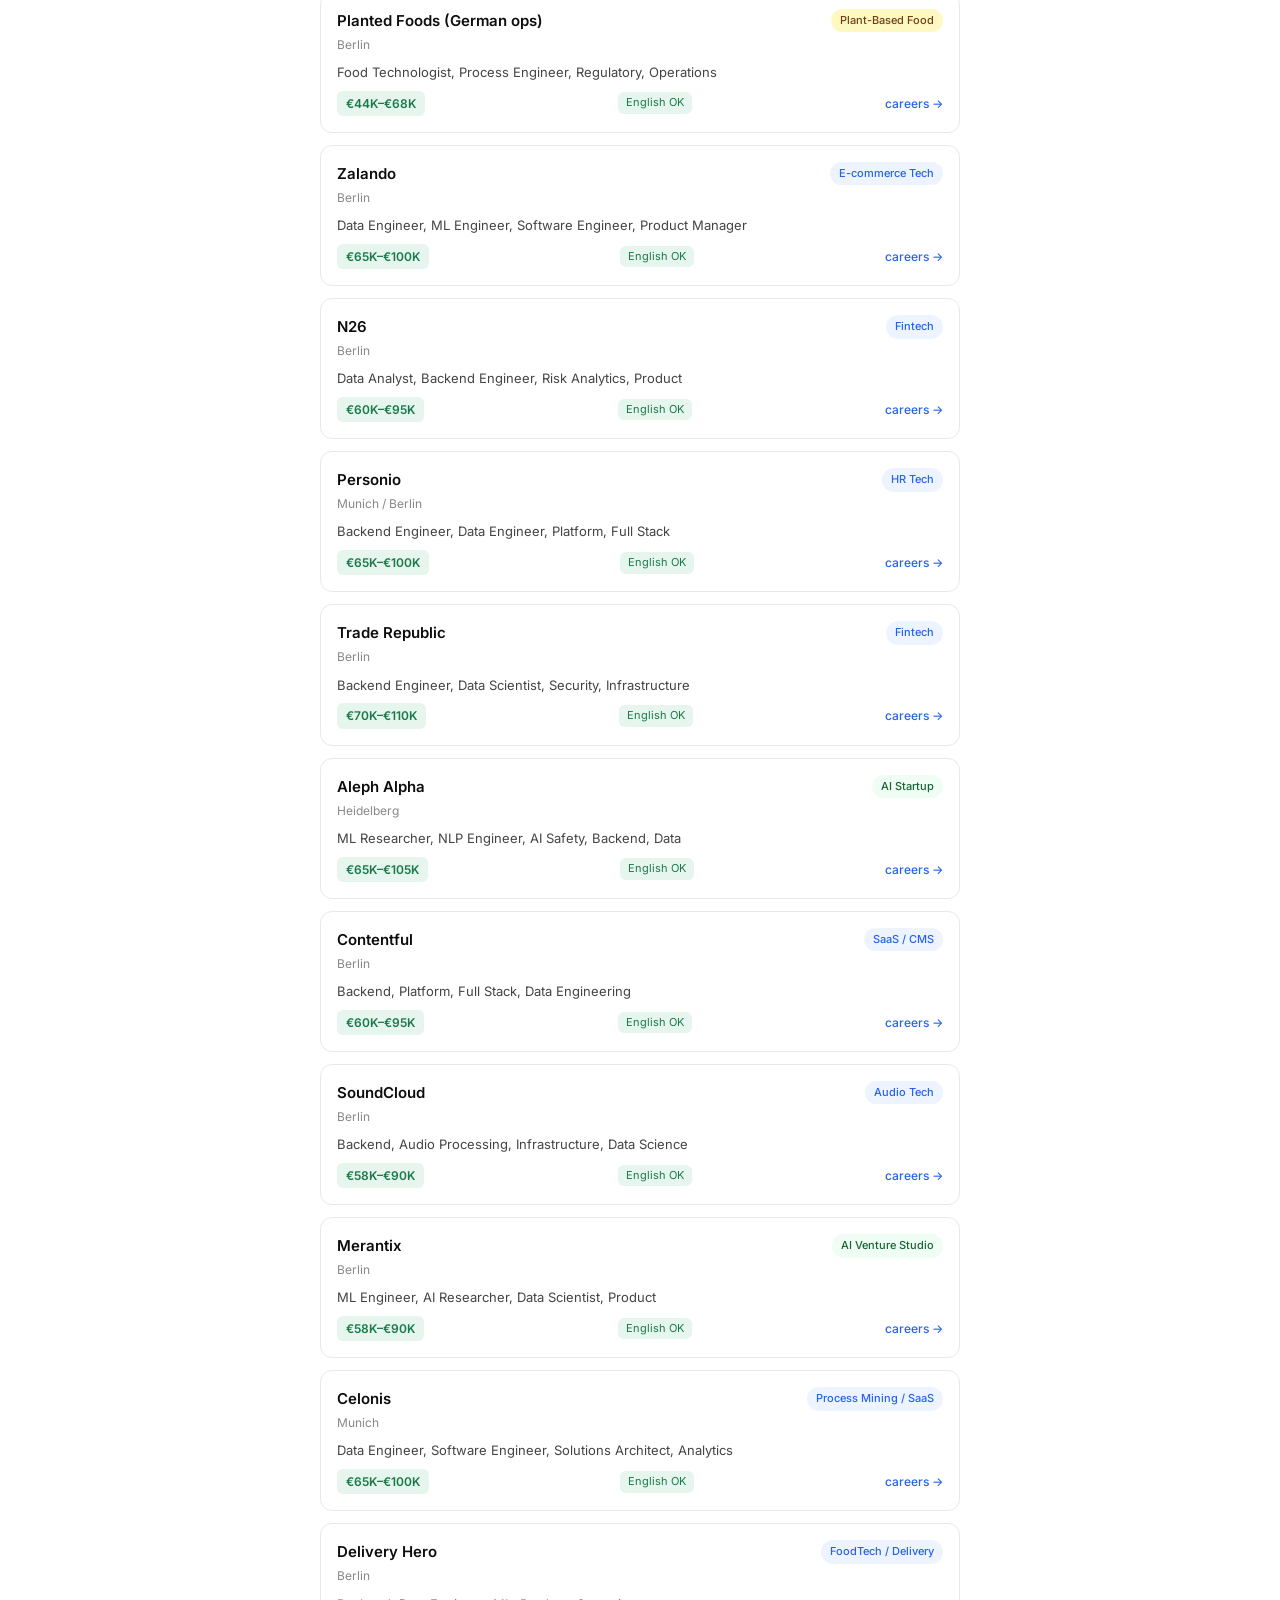
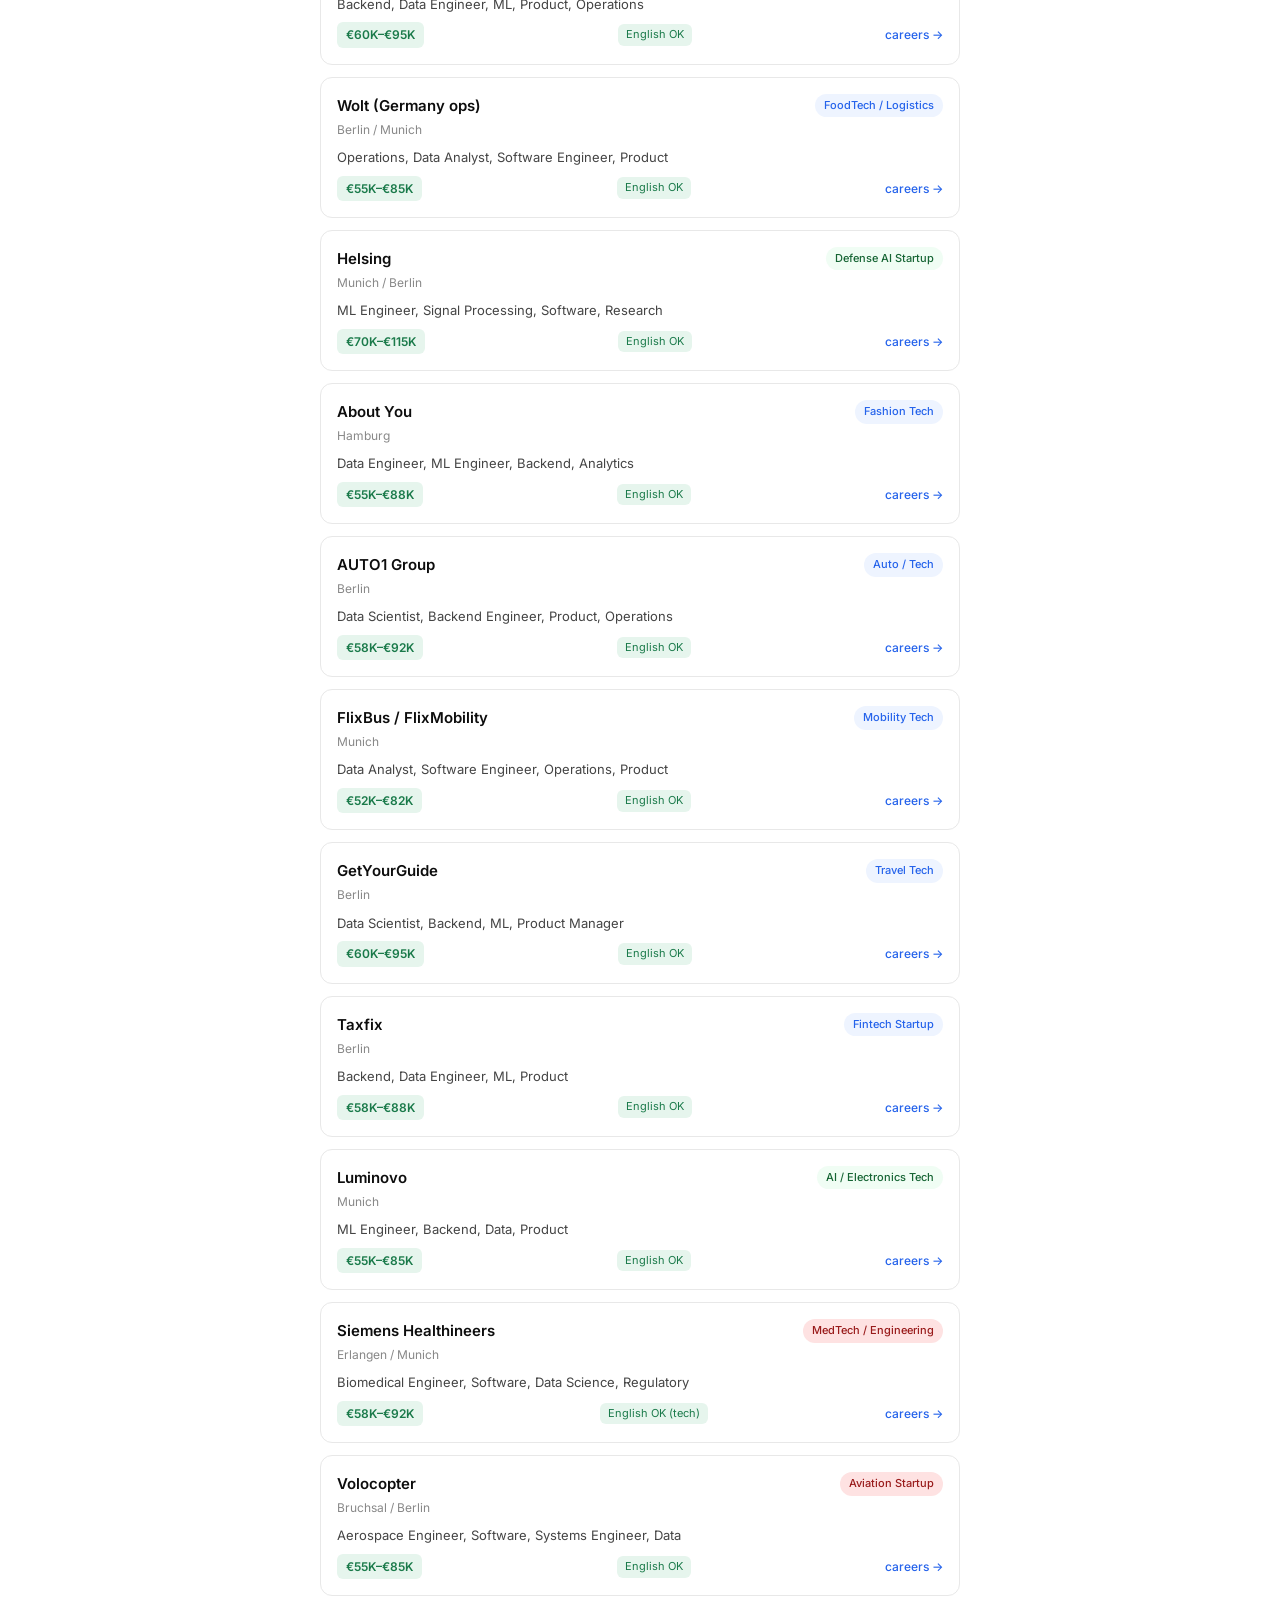
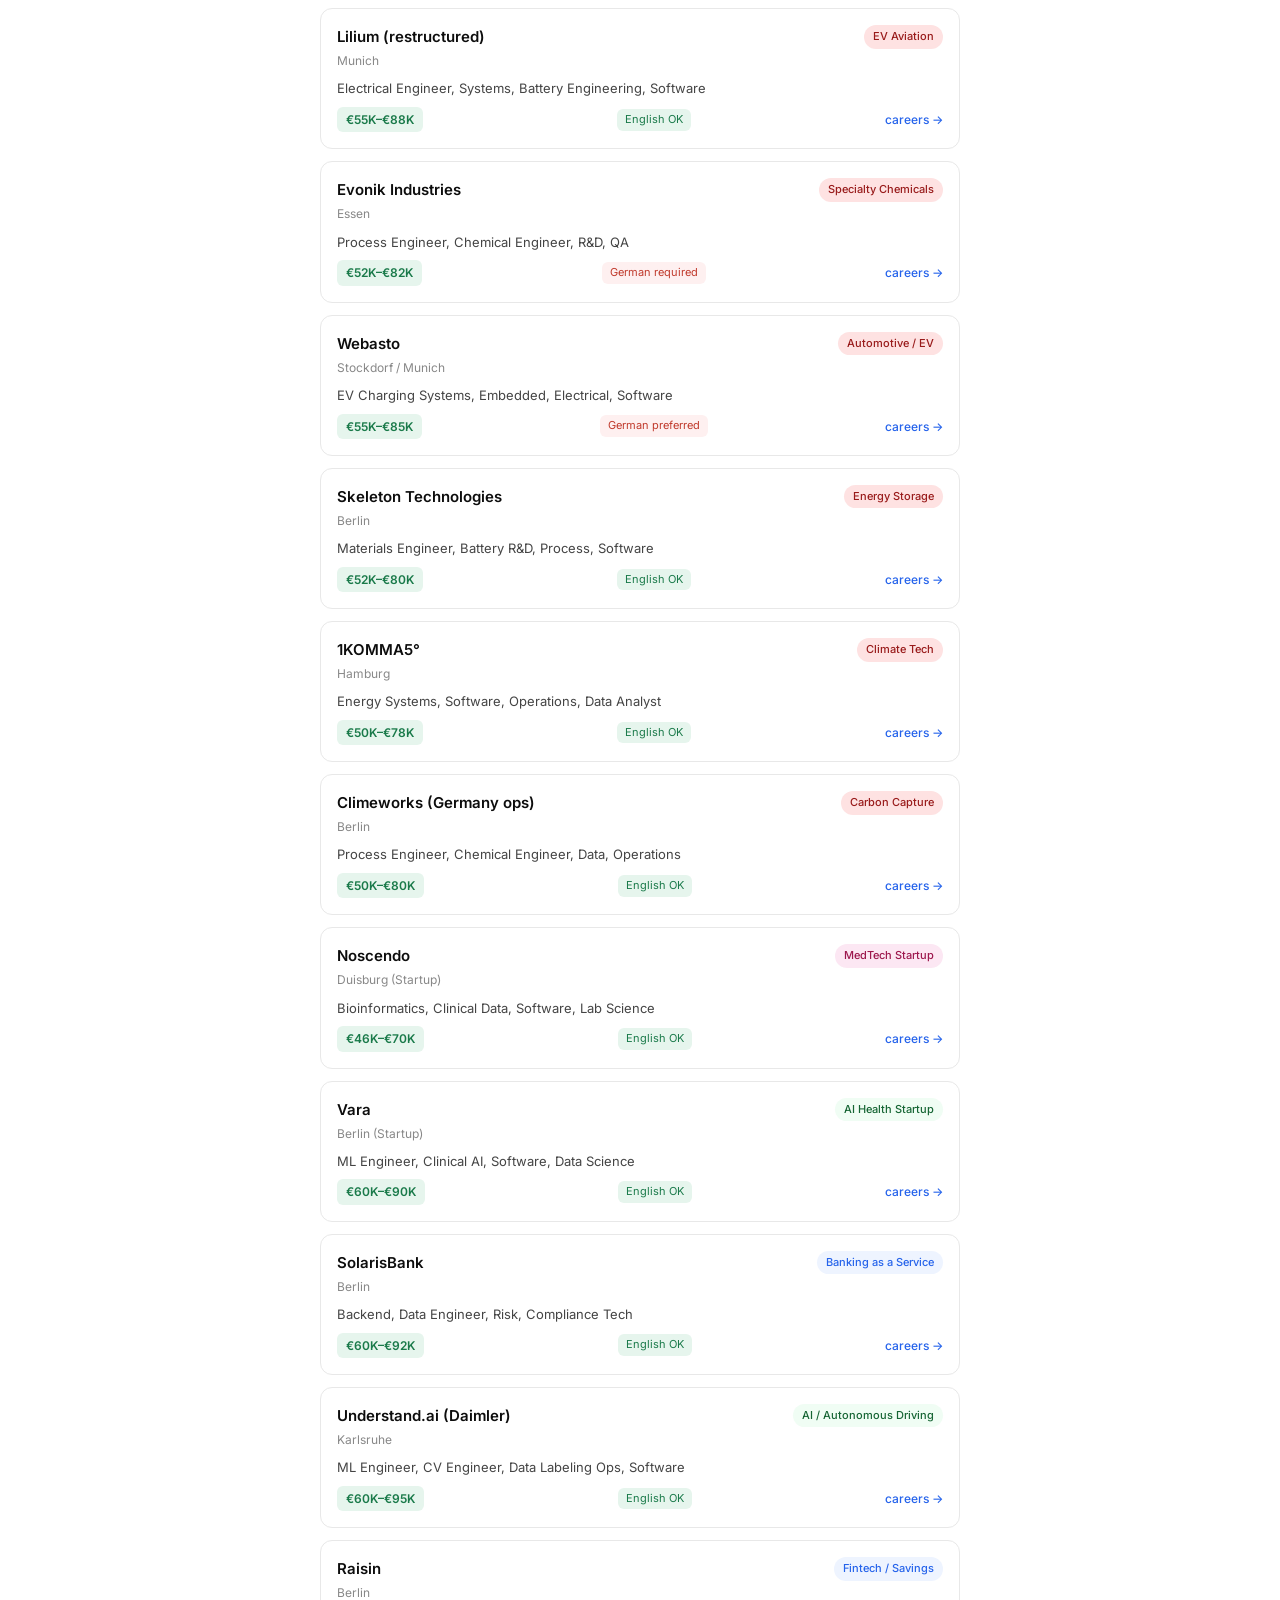
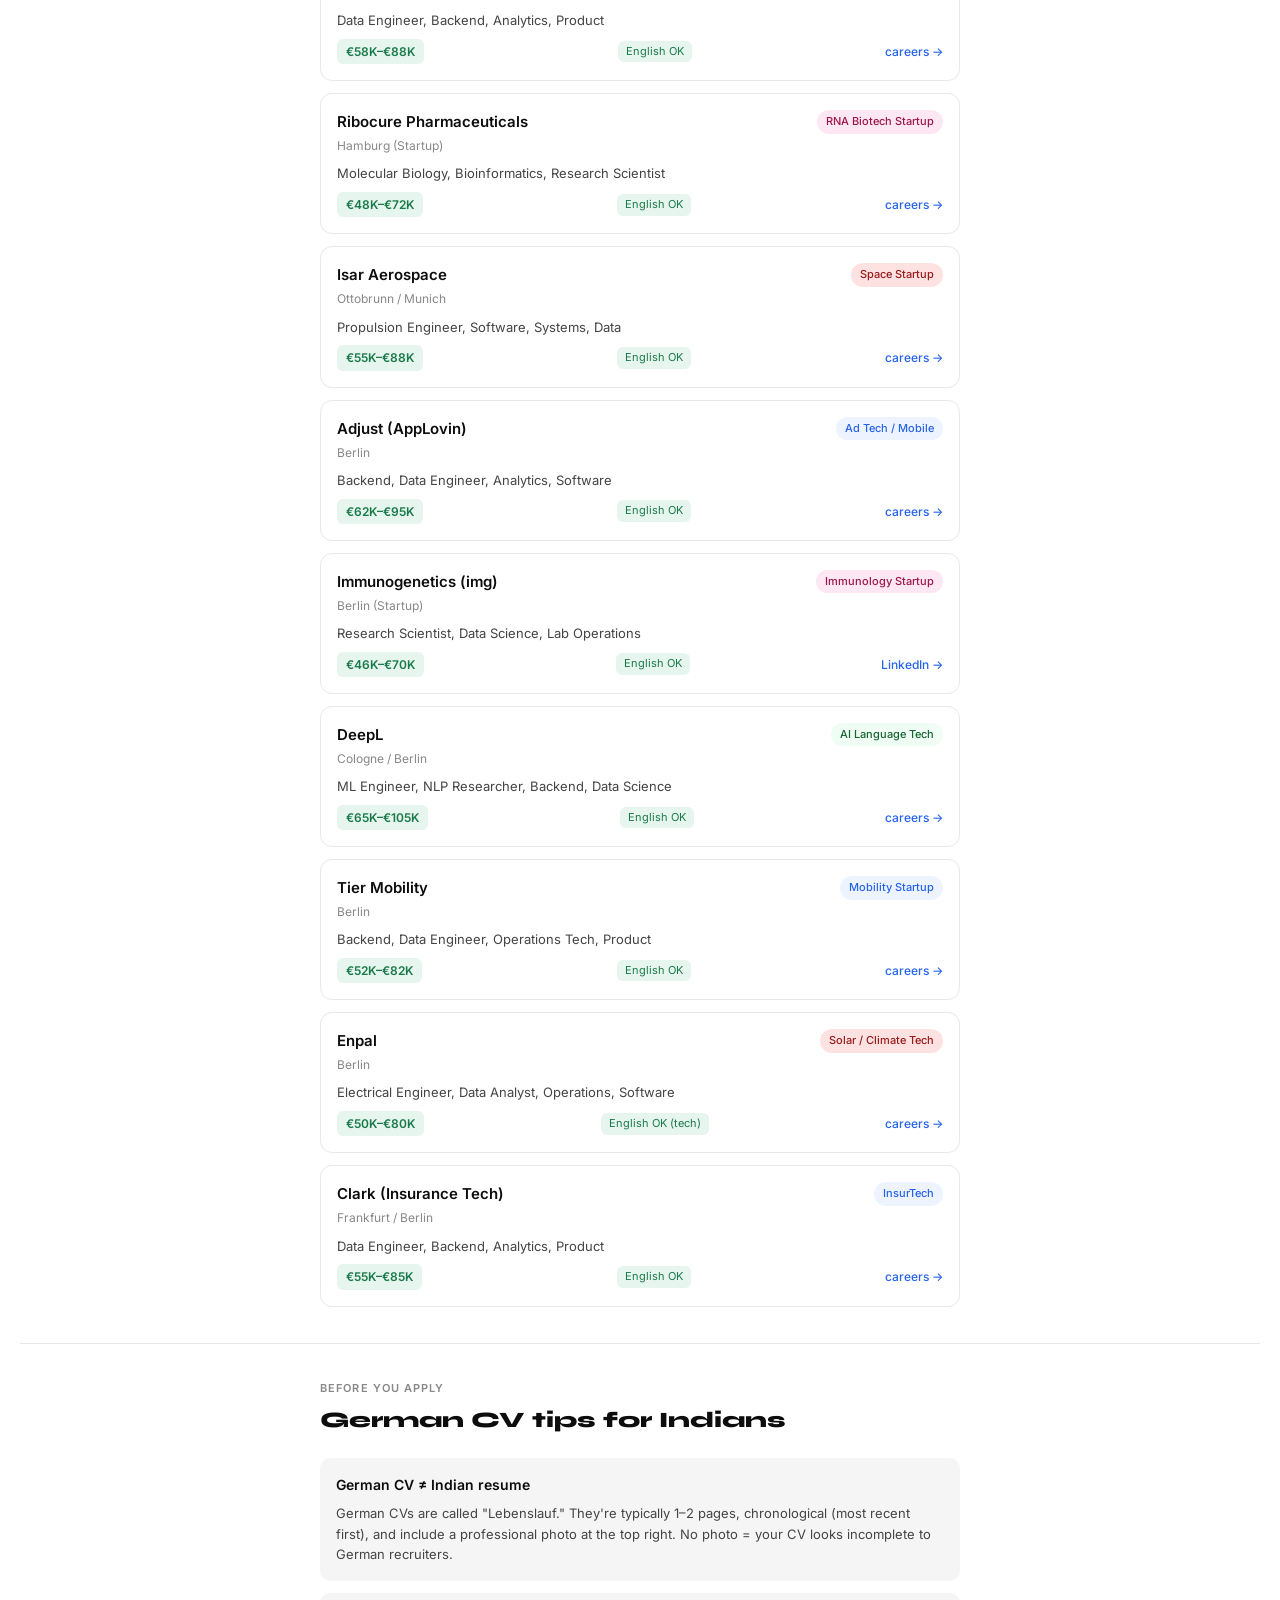
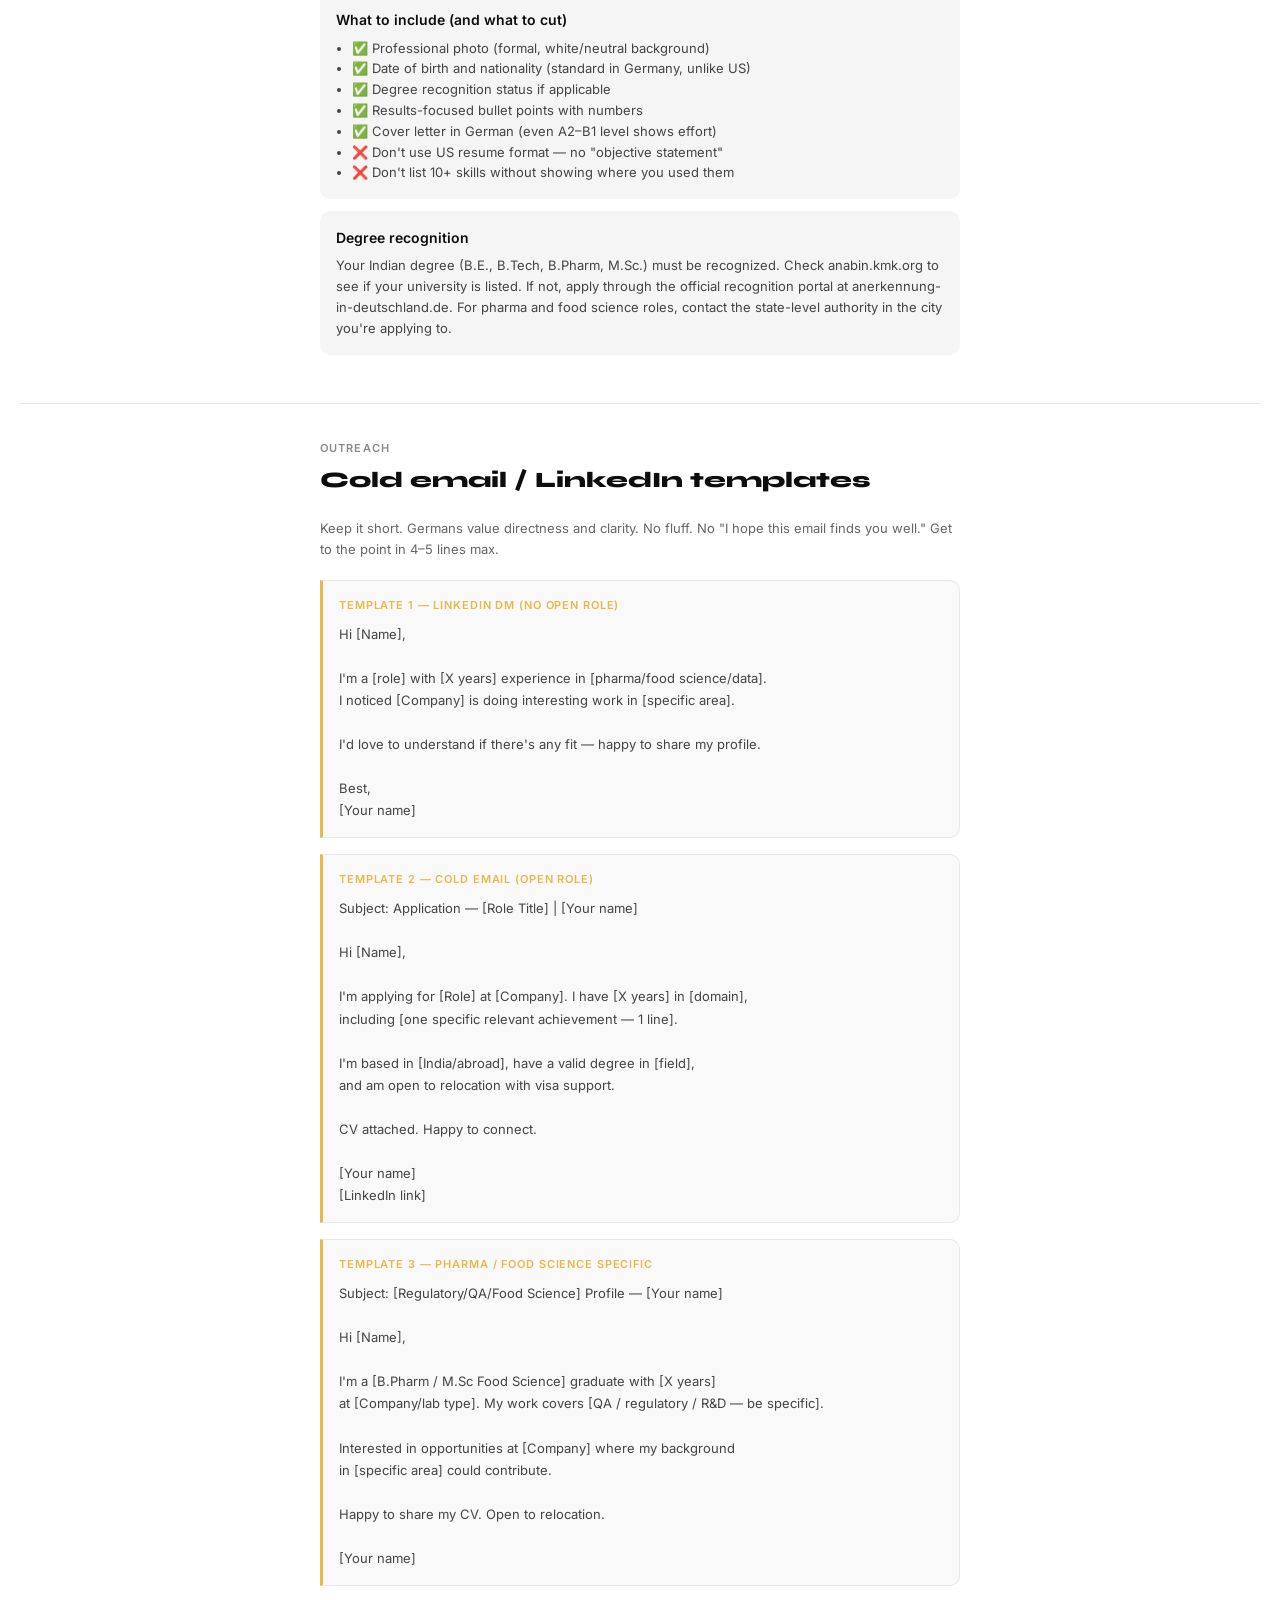
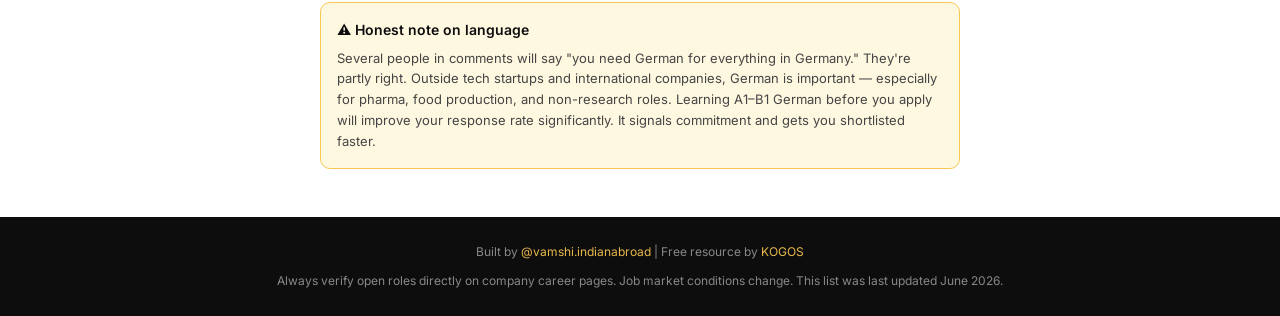
<file: germany-jobs.html>
<!DOCTYPE html>
<html lang="en">
<head>
<meta charset="UTF-8">
<meta name="viewport" content="width=device-width, initial-scale=1.0">
<title>50+ Germany Companies Hiring Indians | KOGOS</title>
<style>
  @import url('https://fonts.googleapis.com/css2?family=Inter:wght@400;500;600&family=Syne:wght@700;800&display=swap');

  *, *::before, *::after { box-sizing: border-box; margin: 0; padding: 0; }

  :root {
    --black: #0d0d0d;
    --white: #ffffff;
    --gold: #E8B84B;
    --gold-light: #FDF3D9;
    --gray-100: #f5f5f5;
    --gray-200: #e8e8e8;
    --gray-500: #888888;
    --gray-700: #444444;
    --green: #1a7a4a;
    --green-light: #e6f5ed;
    --red-light: #fef0f0;
    --red: #c0392b;
    --blue-light: #eef4ff;
    --blue: #2563eb;
  }

  body {
    font-family: 'Inter', sans-serif;
    background: var(--white);
    color: var(--black);
    font-size: 15px;
    line-height: 1.6;
  }

  .hero {
    background: var(--black);
    color: var(--white);
    padding: 48px 20px 40px;
    text-align: center;
  }

  .hero-tag {
    display: inline-block;
    background: var(--gold);
    color: var(--black);
    font-size: 11px;
    font-weight: 600;
    letter-spacing: 0.1em;
    padding: 4px 12px;
    border-radius: 20px;
    margin-bottom: 16px;
    text-transform: uppercase;
  }

  .hero h1 {
    font-family: 'Syne', sans-serif;
    font-size: clamp(26px, 6vw, 42px);
    font-weight: 800;
    line-height: 1.15;
    margin-bottom: 12px;
  }

  .hero h1 span { color: var(--gold); }

  .hero p {
    color: #aaa;
    font-size: 14px;
    max-width: 480px;
    margin: 0 auto 24px;
    line-height: 1.6;
  }

  .honest-note {
    background: #1a1a1a;
    border: 1px solid #333;
    border-radius: 10px;
    padding: 14px 16px;
    font-size: 13px;
    color: #bbb;
    max-width: 500px;
    margin: 0 auto;
    text-align: left;
    line-height: 1.6;
  }

  .honest-note strong { color: var(--gold); }

  .section {
    padding: 36px 20px;
    max-width: 680px;
    margin: 0 auto;
  }

  .section-label {
    font-size: 11px;
    font-weight: 600;
    letter-spacing: 0.1em;
    text-transform: uppercase;
    color: var(--gray-500);
    margin-bottom: 6px;
  }

  .section h2 {
    font-family: 'Syne', sans-serif;
    font-size: 22px;
    font-weight: 800;
    margin-bottom: 20px;
  }

  .divider {
    height: 1px;
    background: var(--gray-200);
    margin: 0 20px;
  }

  /* Email capture */
  .capture-box {
    background: var(--gold-light);
    border: 1.5px solid var(--gold);
    border-radius: 12px;
    padding: 20px;
    margin-bottom: 32px;
  }

  .capture-box p {
    font-size: 13px;
    color: var(--gray-700);
    margin-bottom: 12px;
  }

  .capture-box strong { color: var(--black); }

  .email-row {
    display: flex;
    gap: 8px;
    flex-wrap: wrap;
  }

  .email-row input {
    flex: 1;
    min-width: 200px;
    padding: 10px 14px;
    border: 1px solid var(--gray-200);
    border-radius: 8px;
    font-size: 14px;
    font-family: 'Inter', sans-serif;
    outline: none;
    background: white;
  }

  .email-row input:focus { border-color: var(--gold); }

  .btn-gold {
    background: var(--gold);
    color: var(--black);
    border: none;
    padding: 10px 18px;
    border-radius: 8px;
    font-size: 14px;
    font-weight: 600;
    cursor: pointer;
    white-space: nowrap;
    font-family: 'Inter', sans-serif;
  }

  .btn-gold:hover { background: #d4a435; }

  /* Filter tabs */
  .filters {
    display: flex;
    gap: 8px;
    flex-wrap: wrap;
    margin-bottom: 20px;
  }

  .filter-btn {
    padding: 7px 14px;
    border-radius: 20px;
    border: 1px solid var(--gray-200);
    background: white;
    font-size: 13px;
    cursor: pointer;
    font-family: 'Inter', sans-serif;
    color: var(--gray-700);
    transition: all 0.15s;
  }

  .filter-btn.active, .filter-btn:hover {
    background: var(--black);
    color: white;
    border-color: var(--black);
  }

  /* Company cards */
  .company-grid { display: flex; flex-direction: column; gap: 12px; }

  .company-card {
    border: 1px solid var(--gray-200);
    border-radius: 12px;
    padding: 16px;
    background: white;
    transition: border-color 0.15s;
  }

  .company-card:hover { border-color: var(--gold); }

  .company-header {
    display: flex;
    justify-content: space-between;
    align-items: flex-start;
    gap: 12px;
    margin-bottom: 8px;
  }

  .company-name {
    font-weight: 600;
    font-size: 15px;
    color: var(--black);
  }

  .company-city {
    font-size: 12px;
    color: var(--gray-500);
    margin-top: 2px;
  }

  .tag {
    display: inline-block;
    font-size: 11px;
    font-weight: 500;
    padding: 3px 9px;
    border-radius: 20px;
    white-space: nowrap;
  }

  .tag-pharma { background: #ede9fe; color: #5b21b6; }
  .tag-tech { background: var(--blue-light); color: var(--blue); }
  .tag-food { background: #fef9c3; color: #713f12; }
  .tag-data { background: #d1fae5; color: #065f46; }
  .tag-bio { background: #fce7f3; color: #9d174d; }
  .tag-eng { background: #fee2e2; color: #991b1b; }
  .tag-ai { background: #f0fdf4; color: #166534; }

  .company-roles {
    font-size: 13px;
    color: var(--gray-700);
    margin-bottom: 8px;
  }

  .company-footer {
    display: flex;
    justify-content: space-between;
    align-items: center;
    gap: 8px;
    flex-wrap: wrap;
  }

  .salary-badge {
    font-size: 12px;
    font-weight: 600;
    color: var(--green);
    background: var(--green-light);
    padding: 3px 9px;
    border-radius: 6px;
  }

  .lang-badge {
    font-size: 11px;
    color: var(--gray-500);
  }

  .lang-badge.needs-german { color: var(--red); background: var(--red-light); padding: 2px 8px; border-radius: 6px; }
  .lang-badge.english-ok { color: var(--green); background: var(--green-light); padding: 2px 8px; border-radius: 6px; }

  .careers-link {
    font-size: 12px;
    color: var(--blue);
    text-decoration: none;
    font-weight: 500;
  }

  .careers-link:hover { text-decoration: underline; }

  /* Tips section */
  .tip-card {
    background: var(--gray-100);
    border-radius: 10px;
    padding: 16px;
    margin-bottom: 12px;
  }

  .tip-card h4 {
    font-size: 14px;
    font-weight: 600;
    margin-bottom: 6px;
    color: var(--black);
  }

  .tip-card p, .tip-card li {
    font-size: 13px;
    color: var(--gray-700);
    line-height: 1.6;
  }

  .tip-card ul { padding-left: 16px; }

  /* Cold email templates */
  .template-box {
    background: #f9f9f9;
    border: 1px solid var(--gray-200);
    border-left: 3px solid var(--gold);
    border-radius: 0 10px 10px 0;
    padding: 16px;
    margin-bottom: 16px;
  }

  .template-label {
    font-size: 11px;
    font-weight: 600;
    color: var(--gold);
    text-transform: uppercase;
    letter-spacing: 0.08em;
    margin-bottom: 8px;
  }

  .template-box pre {
    font-family: 'Inter', sans-serif;
    font-size: 13px;
    color: var(--gray-700);
    white-space: pre-wrap;
    line-height: 1.7;
  }

  /* Reality check */
  .reality-box {
    background: #fff8e1;
    border: 1px solid #f9c74f;
    border-radius: 10px;
    padding: 16px;
    margin-bottom: 12px;
  }

  .reality-box h4 { font-size: 14px; font-weight: 600; margin-bottom: 6px; }
  .reality-box p { font-size: 13px; color: var(--gray-700); line-height: 1.6; }

  .footer {
    background: var(--black);
    color: #888;
    text-align: center;
    padding: 24px 20px;
    font-size: 12px;
    line-height: 1.8;
  }

  .footer a { color: var(--gold); text-decoration: none; }

  .hidden { display: none; }
  .success-msg { color: var(--green); font-size: 13px; margin-top: 8px; font-weight: 500; }
</style>
</head>
<body>

<div class="hero">
  <div class="hero-tag">🇩🇪 Germany Jobs 2026</div>
  <h1>50+ Companies Hiring Indians<br>with <span>Visa Sponsorship</span></h1>
  <p>No H-1B lottery. No random rejection. Just your skills and a direct path. Here's the real list — with careers links, salary ranges, and honest notes.</p>
  <div class="honest-note">
    <strong>⚠️ Read this first.</strong> Germany is not a shortcut. Most roles outside tech startups require at least basic German (A2–B1). The job market has slowed in 2025–26 compared to 2022–23. But for pharma, food science, data, and engineering — opportunities are real, especially at Series B+ startups and multinationals. Verify each opening directly on the careers page before applying.
  </div>
</div>

<div class="section">
  <div class="capture-box">
    <p><strong>Get this list + weekly Germany job updates to your inbox.</strong><br>Free. No spam. Unsubscribe anytime.</p>
    <div class="email-row">
      <input type="email" id="emailInput" placeholder="your@email.com" />
      <button class="btn-gold" onclick="submitEmail()">Send me updates</button>
    </div>
    <div id="successMsg" class="success-msg hidden">✓ Done! Check your inbox in a few minutes.</div>
  </div>

  <div class="section-label">Filter by domain</div>
  <div class="filters">
    <button class="filter-btn active" onclick="filterCards('all', this)">All (52)</button>
    <button class="filter-btn" onclick="filterCards('pharma', this)">Pharma / Life Sciences</button>
    <button class="filter-btn" onclick="filterCards('food', this)">Food Science</button>
    <button class="filter-btn" onclick="filterCards('tech', this)">Tech / Data / AI</button>
    <button class="filter-btn" onclick="filterCards('eng', this)">Engineering</button>
  </div>

  <div class="company-grid" id="companyGrid">

    <!-- PHARMA / LIFE SCIENCES -->
    <div class="company-card" data-type="pharma">
      <div class="company-header">
        <div><div class="company-name">Bayer AG</div><div class="company-city">Berlin / Leverkusen</div></div>
        <span class="tag tag-pharma">Pharma</span>
      </div>
      <div class="company-roles">Regulatory Affairs, Clinical Research, Data Science, QA/QC, Biostatistics</div>
      <div class="company-footer">
        <span class="salary-badge">€55K–€85K</span>
        <span class="lang-badge english-ok">English OK (most roles)</span>
        <a href="https://career.bayer.com" target="_blank" class="careers-link">careers →</a>
      </div>
    </div>

    <div class="company-card" data-type="pharma">
      <div class="company-header">
        <div><div class="company-name">Boehringer Ingelheim</div><div class="company-city">Ingelheim / Berlin</div></div>
        <span class="tag tag-pharma">Pharma</span>
      </div>
      <div class="company-roles">Pharmacovigilance, Drug Safety, Clinical Operations, Bioinformatics</div>
      <div class="company-footer">
        <span class="salary-badge">€52K–€80K</span>
        <span class="lang-badge needs-german">German preferred</span>
        <a href="https://www.boehringer-ingelheim.com/careers" target="_blank" class="careers-link">careers →</a>
      </div>
    </div>

    <div class="company-card" data-type="pharma">
      <div class="company-header">
        <div><div class="company-name">Merck KGaA</div><div class="company-city">Darmstadt</div></div>
        <span class="tag tag-pharma">Pharma / Science</span>
      </div>
      <div class="company-roles">Life Science Research, Process Development, Regulatory, Data Analytics</div>
      <div class="company-footer">
        <span class="salary-badge">€55K–€90K</span>
        <span class="lang-badge english-ok">English OK</span>
        <a href="https://www.merckgroup.com/en/careers.html" target="_blank" class="careers-link">careers →</a>
      </div>
    </div>

    <div class="company-card" data-type="pharma bio">
      <div class="company-header">
        <div><div class="company-name">BioNTech</div><div class="company-city">Mainz</div></div>
        <span class="tag tag-bio">Biotech</span>
      </div>
      <div class="company-roles">mRNA Research, Clinical Data, Bioinformatics, Regulatory Affairs</div>
      <div class="company-footer">
        <span class="salary-badge">€58K–€95K</span>
        <span class="lang-badge english-ok">English OK</span>
        <a href="https://biontech.com/careers" target="_blank" class="careers-link">careers →</a>
      </div>
    </div>

    <div class="company-card" data-type="pharma bio">
      <div class="company-header">
        <div><div class="company-name">Evotec SE</div><div class="company-city">Hamburg / Munich</div></div>
        <span class="tag tag-bio">Biotech</span>
      </div>
      <div class="company-roles">Drug Discovery, Computational Chemistry, DMPK, Clinical Science</div>
      <div class="company-footer">
        <span class="salary-badge">€50K–€80K</span>
        <span class="lang-badge english-ok">English OK</span>
        <a href="https://www.evotec.com/en/careers" target="_blank" class="careers-link">careers →</a>
      </div>
    </div>

    <div class="company-card" data-type="pharma bio">
      <div class="company-header">
        <div><div class="company-name">Immunic Therapeutics</div><div class="company-city">Munich</div></div>
        <span class="tag tag-bio">Biotech Startup</span>
      </div>
      <div class="company-roles">Clinical Development, Regulatory, Medical Affairs</div>
      <div class="company-footer">
        <span class="salary-badge">€50K–€75K</span>
        <span class="lang-badge english-ok">English OK</span>
        <a href="https://www.imux.com/careers" target="_blank" class="careers-link">careers →</a>
      </div>
    </div>

    <div class="company-card" data-type="pharma bio">
      <div class="company-header">
        <div><div class="company-name">Centogene</div><div class="company-city">Berlin / Rostock</div></div>
        <span class="tag tag-bio">Rare Disease / Genomics</span>
      </div>
      <div class="company-roles">Genetic Counseling, Lab Science, Bioinformatics, Data Science</div>
      <div class="company-footer">
        <span class="salary-badge">€45K–€72K</span>
        <span class="lang-badge english-ok">English OK</span>
        <a href="https://www.centogene.com/careers" target="_blank" class="careers-link">careers →</a>
      </div>
    </div>

    <div class="company-card" data-type="pharma bio">
      <div class="company-header">
        <div><div class="company-name">Nuvation Bio</div><div class="company-city">Munich</div></div>
        <span class="tag tag-bio">Oncology Startup</span>
      </div>
      <div class="company-roles">Clinical Operations, Regulatory Affairs, Data Management</div>
      <div class="company-footer">
        <span class="salary-badge">€50K–€78K</span>
        <span class="lang-badge english-ok">English OK</span>
        <a href="https://nuvationbio.com/careers" target="_blank" class="careers-link">careers →</a>
      </div>
    </div>

    <div class="company-card" data-type="pharma">
      <div class="company-header">
        <div><div class="company-name">Fresenius</div><div class="company-city">Bad Homburg</div></div>
        <span class="tag tag-pharma">Healthcare / Pharma</span>
      </div>
      <div class="company-roles">Pharmaceutical Operations, Supply Chain, QA, Medical Affairs</div>
      <div class="company-footer">
        <span class="salary-badge">€50K–€78K</span>
        <span class="lang-badge needs-german">German preferred</span>
        <a href="https://www.fresenius.com/careers" target="_blank" class="careers-link">careers →</a>
      </div>
    </div>

    <div class="company-card" data-type="pharma bio">
      <div class="company-header">
        <div><div class="company-name">Miltenyi Biotec</div><div class="company-city">Bergisch Gladbach</div></div>
        <span class="tag tag-bio">Biotech</span>
      </div>
      <div class="company-roles">Cell Biology, Product Development, R&D, Applications Specialist</div>
      <div class="company-footer">
        <span class="salary-badge">€48K–€75K</span>
        <span class="lang-badge english-ok">English OK</span>
        <a href="https://www.miltenyibiotec.com/careers" target="_blank" class="careers-link">careers →</a>
      </div>
    </div>

    <!-- FOOD SCIENCE -->
    <div class="company-card" data-type="food">
      <div class="company-header">
        <div><div class="company-name">Döhler Group</div><div class="company-city">Darmstadt</div></div>
        <span class="tag tag-food">Food Science</span>
      </div>
      <div class="company-roles">Food Technologist, Flavor Development, QA/QC, R&D, Regulatory</div>
      <div class="company-footer">
        <span class="salary-badge">€45K–€70K</span>
        <span class="lang-badge needs-german">German required</span>
        <a href="https://www.doehler.com/en/careers.html" target="_blank" class="careers-link">careers →</a>
      </div>
    </div>

    <div class="company-card" data-type="food">
      <div class="company-header">
        <div><div class="company-name">Symrise AG</div><div class="company-city">Holzminden</div></div>
        <span class="tag tag-food">Flavor & Fragrance</span>
      </div>
      <div class="company-roles">Flavor Chemist, Food Technologist, Sensory Science, R&D</div>
      <div class="company-footer">
        <span class="salary-badge">€48K–€75K</span>
        <span class="lang-badge english-ok">English OK (R&D)</span>
        <a href="https://www.symrise.com/careers/" target="_blank" class="careers-link">careers →</a>
      </div>
    </div>

    <div class="company-card" data-type="food">
      <div class="company-header">
        <div><div class="company-name">BRAIN Biotech</div><div class="company-city">Zwingenberg</div></div>
        <span class="tag tag-food">Food Biotech</span>
      </div>
      <div class="company-roles">Fermentation Science, Bioprocess Engineering, Food Innovation R&D</div>
      <div class="company-footer">
        <span class="salary-badge">€46K–€72K</span>
        <span class="lang-badge english-ok">English OK</span>
        <a href="https://www.brain-biotech.com/en/career" target="_blank" class="careers-link">careers →</a>
      </div>
    </div>

    <div class="company-card" data-type="food">
      <div class="company-header">
        <div><div class="company-name">Foodji</div><div class="company-city">Berlin (Startup)</div></div>
        <span class="tag tag-food">FoodTech Startup</span>
      </div>
      <div class="company-roles">Food Operations, Supply Chain, Product Development, Tech</div>
      <div class="company-footer">
        <span class="salary-badge">€42K–€65K</span>
        <span class="lang-badge english-ok">English OK</span>
        <a href="https://www.foodji.eu/jobs" target="_blank" class="careers-link">careers →</a>
      </div>
    </div>

    <div class="company-card" data-type="food">
      <div class="company-header">
        <div><div class="company-name">Formo (Formo Bio)</div><div class="company-city">Berlin (Startup)</div></div>
        <span class="tag tag-food">Alt Protein / Biotech</span>
      </div>
      <div class="company-roles">Fermentation Engineer, Food Scientist, Regulatory, Operations</div>
      <div class="company-footer">
        <span class="salary-badge">€48K–€75K</span>
        <span class="lang-badge english-ok">English OK</span>
        <a href="https://formo.bio/jobs" target="_blank" class="careers-link">careers →</a>
      </div>
    </div>

    <div class="company-card" data-type="food">
      <div class="company-header">
        <div><div class="company-name">Mushlabs</div><div class="company-city">Hamburg (Startup)</div></div>
        <span class="tag tag-food">Alt Protein Startup</span>
      </div>
      <div class="company-roles">Bioprocess Engineer, Food Scientist, QA, Fermentation R&D</div>
      <div class="company-footer">
        <span class="salary-badge">€45K–€70K</span>
        <span class="lang-badge english-ok">English OK</span>
        <a href="https://mushlabs.com/careers" target="_blank" class="careers-link">careers →</a>
      </div>
    </div>

    <div class="company-card" data-type="food">
      <div class="company-header">
        <div><div class="company-name">Planted Foods (German ops)</div><div class="company-city">Berlin</div></div>
        <span class="tag tag-food">Plant-Based Food</span>
      </div>
      <div class="company-roles">Food Technologist, Process Engineer, Regulatory, Operations</div>
      <div class="company-footer">
        <span class="salary-badge">€44K–€68K</span>
        <span class="lang-badge english-ok">English OK</span>
        <a href="https://eatplanted.com/jobs" target="_blank" class="careers-link">careers →</a>
      </div>
    </div>

    <!-- TECH / DATA / AI -->
    <div class="company-card" data-type="tech">
      <div class="company-header">
        <div><div class="company-name">Zalando</div><div class="company-city">Berlin</div></div>
        <span class="tag tag-tech">E-commerce Tech</span>
      </div>
      <div class="company-roles">Data Engineer, ML Engineer, Software Engineer, Product Manager</div>
      <div class="company-footer">
        <span class="salary-badge">€65K–€100K</span>
        <span class="lang-badge english-ok">English OK</span>
        <a href="https://jobs.zalando.com" target="_blank" class="careers-link">careers →</a>
      </div>
    </div>

    <div class="company-card" data-type="tech">
      <div class="company-header">
        <div><div class="company-name">N26</div><div class="company-city">Berlin</div></div>
        <span class="tag tag-tech">Fintech</span>
      </div>
      <div class="company-roles">Data Analyst, Backend Engineer, Risk Analytics, Product</div>
      <div class="company-footer">
        <span class="salary-badge">€60K–€95K</span>
        <span class="lang-badge english-ok">English OK</span>
        <a href="https://n26.com/en-eu/careers" target="_blank" class="careers-link">careers →</a>
      </div>
    </div>

    <div class="company-card" data-type="tech">
      <div class="company-header">
        <div><div class="company-name">Personio</div><div class="company-city">Munich / Berlin</div></div>
        <span class="tag tag-tech">HR Tech</span>
      </div>
      <div class="company-roles">Backend Engineer, Data Engineer, Platform, Full Stack</div>
      <div class="company-footer">
        <span class="salary-badge">€65K–€100K</span>
        <span class="lang-badge english-ok">English OK</span>
        <a href="https://www.personio.com/about-personio/careers/" target="_blank" class="careers-link">careers →</a>
      </div>
    </div>

    <div class="company-card" data-type="tech">
      <div class="company-header">
        <div><div class="company-name">Trade Republic</div><div class="company-city">Berlin</div></div>
        <span class="tag tag-tech">Fintech</span>
      </div>
      <div class="company-roles">Backend Engineer, Data Scientist, Security, Infrastructure</div>
      <div class="company-footer">
        <span class="salary-badge">€70K–€110K</span>
        <span class="lang-badge english-ok">English OK</span>
        <a href="https://traderepublic.com/careers" target="_blank" class="careers-link">careers →</a>
      </div>
    </div>

    <div class="company-card" data-type="tech ai">
      <div class="company-header">
        <div><div class="company-name">Aleph Alpha</div><div class="company-city">Heidelberg</div></div>
        <span class="tag tag-ai">AI Startup</span>
      </div>
      <div class="company-roles">ML Researcher, NLP Engineer, AI Safety, Backend, Data</div>
      <div class="company-footer">
        <span class="salary-badge">€65K–€105K</span>
        <span class="lang-badge english-ok">English OK</span>
        <a href="https://aleph-alpha.com/careers" target="_blank" class="careers-link">careers →</a>
      </div>
    </div>

    <div class="company-card" data-type="tech">
      <div class="company-header">
        <div><div class="company-name">Contentful</div><div class="company-city">Berlin</div></div>
        <span class="tag tag-tech">SaaS / CMS</span>
      </div>
      <div class="company-roles">Backend, Platform, Full Stack, Data Engineering</div>
      <div class="company-footer">
        <span class="salary-badge">€60K–€95K</span>
        <span class="lang-badge english-ok">English OK</span>
        <a href="https://www.contentful.com/careers/" target="_blank" class="careers-link">careers →</a>
      </div>
    </div>

    <div class="company-card" data-type="tech">
      <div class="company-header">
        <div><div class="company-name">SoundCloud</div><div class="company-city">Berlin</div></div>
        <span class="tag tag-tech">Audio Tech</span>
      </div>
      <div class="company-roles">Backend, Audio Processing, Infrastructure, Data Science</div>
      <div class="company-footer">
        <span class="salary-badge">€58K–€90K</span>
        <span class="lang-badge english-ok">English OK</span>
        <a href="https://soundcloud.com/jobs" target="_blank" class="careers-link">careers →</a>
      </div>
    </div>

    <div class="company-card" data-type="tech ai">
      <div class="company-header">
        <div><div class="company-name">Merantix</div><div class="company-city">Berlin</div></div>
        <span class="tag tag-ai">AI Venture Studio</span>
      </div>
      <div class="company-roles">ML Engineer, AI Researcher, Data Scientist, Product</div>
      <div class="company-footer">
        <span class="salary-badge">€58K–€90K</span>
        <span class="lang-badge english-ok">English OK</span>
        <a href="https://www.merantix.com/careers" target="_blank" class="careers-link">careers →</a>
      </div>
    </div>

    <div class="company-card" data-type="tech">
      <div class="company-header">
        <div><div class="company-name">Celonis</div><div class="company-city">Munich</div></div>
        <span class="tag tag-tech">Process Mining / SaaS</span>
      </div>
      <div class="company-roles">Data Engineer, Software Engineer, Solutions Architect, Analytics</div>
      <div class="company-footer">
        <span class="salary-badge">€65K–€100K</span>
        <span class="lang-badge english-ok">English OK</span>
        <a href="https://www.celonis.com/careers/" target="_blank" class="careers-link">careers →</a>
      </div>
    </div>

    <div class="company-card" data-type="tech">
      <div class="company-header">
        <div><div class="company-name">Delivery Hero</div><div class="company-city">Berlin</div></div>
        <span class="tag tag-tech">FoodTech / Delivery</span>
      </div>
      <div class="company-roles">Backend, Data Engineer, ML, Product, Operations</div>
      <div class="company-footer">
        <span class="salary-badge">€60K–€95K</span>
        <span class="lang-badge english-ok">English OK</span>
        <a href="https://careers.deliveryhero.com" target="_blank" class="careers-link">careers →</a>
      </div>
    </div>

    <div class="company-card" data-type="tech">
      <div class="company-header">
        <div><div class="company-name">Wolt (Germany ops)</div><div class="company-city">Berlin / Munich</div></div>
        <span class="tag tag-tech">FoodTech / Logistics</span>
      </div>
      <div class="company-roles">Operations, Data Analyst, Software Engineer, Product</div>
      <div class="company-footer">
        <span class="salary-badge">€55K–€85K</span>
        <span class="lang-badge english-ok">English OK</span>
        <a href="https://careers.wolt.com" target="_blank" class="careers-link">careers →</a>
      </div>
    </div>

    <div class="company-card" data-type="tech ai">
      <div class="company-header">
        <div><div class="company-name">Helsing</div><div class="company-city">Munich / Berlin</div></div>
        <span class="tag tag-ai">Defense AI Startup</span>
      </div>
      <div class="company-roles">ML Engineer, Signal Processing, Software, Research</div>
      <div class="company-footer">
        <span class="salary-badge">€70K–€115K</span>
        <span class="lang-badge english-ok">English OK</span>
        <a href="https://helsing.ai/careers" target="_blank" class="careers-link">careers →</a>
      </div>
    </div>

    <div class="company-card" data-type="tech">
      <div class="company-header">
        <div><div class="company-name">About You</div><div class="company-city">Hamburg</div></div>
        <span class="tag tag-tech">Fashion Tech</span>
      </div>
      <div class="company-roles">Data Engineer, ML Engineer, Backend, Analytics</div>
      <div class="company-footer">
        <span class="salary-badge">€55K–€88K</span>
        <span class="lang-badge english-ok">English OK</span>
        <a href="https://corporate.aboutyou.de/en/careers" target="_blank" class="careers-link">careers →</a>
      </div>
    </div>

    <div class="company-card" data-type="tech">
      <div class="company-header">
        <div><div class="company-name">AUTO1 Group</div><div class="company-city">Berlin</div></div>
        <span class="tag tag-tech">Auto / Tech</span>
      </div>
      <div class="company-roles">Data Scientist, Backend Engineer, Product, Operations</div>
      <div class="company-footer">
        <span class="salary-badge">€58K–€92K</span>
        <span class="lang-badge english-ok">English OK</span>
        <a href="https://www.auto1-group.com/jobs/" target="_blank" class="careers-link">careers →</a>
      </div>
    </div>

    <div class="company-card" data-type="tech">
      <div class="company-header">
        <div><div class="company-name">FlixBus / FlixMobility</div><div class="company-city">Munich</div></div>
        <span class="tag tag-tech">Mobility Tech</span>
      </div>
      <div class="company-roles">Data Analyst, Software Engineer, Operations, Product</div>
      <div class="company-footer">
        <span class="salary-badge">€52K–€82K</span>
        <span class="lang-badge english-ok">English OK</span>
        <a href="https://www.flixbus.com/company/jobs" target="_blank" class="careers-link">careers →</a>
      </div>
    </div>

    <div class="company-card" data-type="tech">
      <div class="company-header">
        <div><div class="company-name">GetYourGuide</div><div class="company-city">Berlin</div></div>
        <span class="tag tag-tech">Travel Tech</span>
      </div>
      <div class="company-roles">Data Scientist, Backend, ML, Product Manager</div>
      <div class="company-footer">
        <span class="salary-badge">€60K–€95K</span>
        <span class="lang-badge english-ok">English OK</span>
        <a href="https://www.getyourguide.careers" target="_blank" class="careers-link">careers →</a>
      </div>
    </div>

    <div class="company-card" data-type="tech">
      <div class="company-header">
        <div><div class="company-name">Taxfix</div><div class="company-city">Berlin</div></div>
        <span class="tag tag-tech">Fintech Startup</span>
      </div>
      <div class="company-roles">Backend, Data Engineer, ML, Product</div>
      <div class="company-footer">
        <span class="salary-badge">€58K–€88K</span>
        <span class="lang-badge english-ok">English OK</span>
        <a href="https://taxfix.de/en/careers/" target="_blank" class="careers-link">careers →</a>
      </div>
    </div>

    <div class="company-card" data-type="tech ai">
      <div class="company-header">
        <div><div class="company-name">Luminovo</div><div class="company-city">Munich</div></div>
        <span class="tag tag-ai">AI / Electronics Tech</span>
      </div>
      <div class="company-roles">ML Engineer, Backend, Data, Product</div>
      <div class="company-footer">
        <span class="salary-badge">€55K–€85K</span>
        <span class="lang-badge english-ok">English OK</span>
        <a href="https://luminovo.com/careers" target="_blank" class="careers-link">careers →</a>
      </div>
    </div>

    <!-- ENGINEERING -->
    <div class="company-card" data-type="eng">
      <div class="company-header">
        <div><div class="company-name">Siemens Healthineers</div><div class="company-city">Erlangen / Munich</div></div>
        <span class="tag tag-eng">MedTech / Engineering</span>
      </div>
      <div class="company-roles">Biomedical Engineer, Software, Data Science, Regulatory</div>
      <div class="company-footer">
        <span class="salary-badge">€58K–€92K</span>
        <span class="lang-badge english-ok">English OK (tech)</span>
        <a href="https://www.siemens-healthineers.com/careers" target="_blank" class="careers-link">careers →</a>
      </div>
    </div>

    <div class="company-card" data-type="eng">
      <div class="company-header">
        <div><div class="company-name">Volocopter</div><div class="company-city">Bruchsal / Berlin</div></div>
        <span class="tag tag-eng">Aviation Startup</span>
      </div>
      <div class="company-roles">Aerospace Engineer, Software, Systems Engineer, Data</div>
      <div class="company-footer">
        <span class="salary-badge">€55K–€85K</span>
        <span class="lang-badge english-ok">English OK</span>
        <a href="https://www.volocopter.com/en/jobs/" target="_blank" class="careers-link">careers →</a>
      </div>
    </div>

    <div class="company-card" data-type="eng">
      <div class="company-header">
        <div><div class="company-name">Lilium (restructured)</div><div class="company-city">Munich</div></div>
        <span class="tag tag-eng">EV Aviation</span>
      </div>
      <div class="company-roles">Electrical Engineer, Systems, Battery Engineering, Software</div>
      <div class="company-footer">
        <span class="salary-badge">€55K–€88K</span>
        <span class="lang-badge english-ok">English OK</span>
        <a href="https://lilium.com/careers" target="_blank" class="careers-link">careers →</a>
      </div>
    </div>

    <div class="company-card" data-type="eng">
      <div class="company-header">
        <div><div class="company-name">Evonik Industries</div><div class="company-city">Essen</div></div>
        <span class="tag tag-eng">Specialty Chemicals</span>
      </div>
      <div class="company-roles">Process Engineer, Chemical Engineer, R&D, QA</div>
      <div class="company-footer">
        <span class="salary-badge">€52K–€82K</span>
        <span class="lang-badge needs-german">German required</span>
        <a href="https://career.evonik.com" target="_blank" class="careers-link">careers →</a>
      </div>
    </div>

    <div class="company-card" data-type="eng">
      <div class="company-header">
        <div><div class="company-name">Webasto</div><div class="company-city">Stockdorf / Munich</div></div>
        <span class="tag tag-eng">Automotive / EV</span>
      </div>
      <div class="company-roles">EV Charging Systems, Embedded, Electrical, Software</div>
      <div class="company-footer">
        <span class="salary-badge">€55K–€85K</span>
        <span class="lang-badge needs-german">German preferred</span>
        <a href="https://www.webasto-group.com/de-de/karriere/" target="_blank" class="careers-link">careers →</a>
      </div>
    </div>

    <div class="company-card" data-type="eng">
      <div class="company-header">
        <div><div class="company-name">Skeleton Technologies</div><div class="company-city">Berlin</div></div>
        <span class="tag tag-eng">Energy Storage</span>
      </div>
      <div class="company-roles">Materials Engineer, Battery R&D, Process, Software</div>
      <div class="company-footer">
        <span class="salary-badge">€52K–€80K</span>
        <span class="lang-badge english-ok">English OK</span>
        <a href="https://www.skeletontech.com/careers" target="_blank" class="careers-link">careers →</a>
      </div>
    </div>

    <div class="company-card" data-type="eng">
      <div class="company-header">
        <div><div class="company-name">1KOMMA5°</div><div class="company-city">Hamburg</div></div>
        <span class="tag tag-eng">Climate Tech</span>
      </div>
      <div class="company-roles">Energy Systems, Software, Operations, Data Analyst</div>
      <div class="company-footer">
        <span class="salary-badge">€50K–€78K</span>
        <span class="lang-badge english-ok">English OK</span>
        <a href="https://1komma5grad.com/de/karriere/" target="_blank" class="careers-link">careers →</a>
      </div>
    </div>

    <div class="company-card" data-type="eng">
      <div class="company-header">
        <div><div class="company-name">Climeworks (Germany ops)</div><div class="company-city">Berlin</div></div>
        <span class="tag tag-eng">Carbon Capture</span>
      </div>
      <div class="company-roles">Process Engineer, Chemical Engineer, Data, Operations</div>
      <div class="company-footer">
        <span class="salary-badge">€50K–€80K</span>
        <span class="lang-badge english-ok">English OK</span>
        <a href="https://www.climeworks.com/careers" target="_blank" class="careers-link">careers →</a>
      </div>
    </div>

    <!-- More pharma/data/mixed -->
    <div class="company-card" data-type="pharma tech">
      <div class="company-header">
        <div><div class="company-name">Noscendo</div><div class="company-city">Duisburg (Startup)</div></div>
        <span class="tag tag-bio">MedTech Startup</span>
      </div>
      <div class="company-roles">Bioinformatics, Clinical Data, Software, Lab Science</div>
      <div class="company-footer">
        <span class="salary-badge">€46K–€70K</span>
        <span class="lang-badge english-ok">English OK</span>
        <a href="https://www.noscendo.com/careers" target="_blank" class="careers-link">careers →</a>
      </div>
    </div>

    <div class="company-card" data-type="tech ai">
      <div class="company-header">
        <div><div class="company-name">Vara</div><div class="company-city">Berlin (Startup)</div></div>
        <span class="tag tag-ai">AI Health Startup</span>
      </div>
      <div class="company-roles">ML Engineer, Clinical AI, Software, Data Science</div>
      <div class="company-footer">
        <span class="salary-badge">€60K–€90K</span>
        <span class="lang-badge english-ok">English OK</span>
        <a href="https://www.vara.ai/careers" target="_blank" class="careers-link">careers →</a>
      </div>
    </div>

    <div class="company-card" data-type="tech">
      <div class="company-header">
        <div><div class="company-name">SolarisBank</div><div class="company-city">Berlin</div></div>
        <span class="tag tag-tech">Banking as a Service</span>
      </div>
      <div class="company-roles">Backend, Data Engineer, Risk, Compliance Tech</div>
      <div class="company-footer">
        <span class="salary-badge">€60K–€92K</span>
        <span class="lang-badge english-ok">English OK</span>
        <a href="https://www.solarisgroup.com/en/career/" target="_blank" class="careers-link">careers →</a>
      </div>
    </div>

    <div class="company-card" data-type="tech ai">
      <div class="company-header">
        <div><div class="company-name">Understand.ai (Daimler)</div><div class="company-city">Karlsruhe</div></div>
        <span class="tag tag-ai">AI / Autonomous Driving</span>
      </div>
      <div class="company-roles">ML Engineer, CV Engineer, Data Labeling Ops, Software</div>
      <div class="company-footer">
        <span class="salary-badge">€60K–€95K</span>
        <span class="lang-badge english-ok">English OK</span>
        <a href="https://understand.ai/jobs" target="_blank" class="careers-link">careers →</a>
      </div>
    </div>

    <div class="company-card" data-type="tech">
      <div class="company-header">
        <div><div class="company-name">Raisin</div><div class="company-city">Berlin</div></div>
        <span class="tag tag-tech">Fintech / Savings</span>
      </div>
      <div class="company-roles">Data Engineer, Backend, Analytics, Product</div>
      <div class="company-footer">
        <span class="salary-badge">€58K–€88K</span>
        <span class="lang-badge english-ok">English OK</span>
        <a href="https://www.raisin.com/careers/" target="_blank" class="careers-link">careers →</a>
      </div>
    </div>

    <div class="company-card" data-type="pharma bio">
      <div class="company-header">
        <div><div class="company-name">Ribocure Pharmaceuticals</div><div class="company-city">Hamburg (Startup)</div></div>
        <span class="tag tag-bio">RNA Biotech Startup</span>
      </div>
      <div class="company-roles">Molecular Biology, Bioinformatics, Research Scientist</div>
      <div class="company-footer">
        <span class="salary-badge">€48K–€72K</span>
        <span class="lang-badge english-ok">English OK</span>
        <a href="https://www.ribocure.com/careers" target="_blank" class="careers-link">careers →</a>
      </div>
    </div>

    <div class="company-card" data-type="eng tech">
      <div class="company-header">
        <div><div class="company-name">Isar Aerospace</div><div class="company-city">Ottobrunn / Munich</div></div>
        <span class="tag tag-eng">Space Startup</span>
      </div>
      <div class="company-roles">Propulsion Engineer, Software, Systems, Data</div>
      <div class="company-footer">
        <span class="salary-badge">€55K–€88K</span>
        <span class="lang-badge english-ok">English OK</span>
        <a href="https://www.isaraerospace.com/careers" target="_blank" class="careers-link">careers →</a>
      </div>
    </div>

    <div class="company-card" data-type="tech">
      <div class="company-header">
        <div><div class="company-name">Adjust (AppLovin)</div><div class="company-city">Berlin</div></div>
        <span class="tag tag-tech">Ad Tech / Mobile</span>
      </div>
      <div class="company-roles">Backend, Data Engineer, Analytics, Software</div>
      <div class="company-footer">
        <span class="salary-badge">€62K–€95K</span>
        <span class="lang-badge english-ok">English OK</span>
        <a href="https://www.adjust.com/company/careers/" target="_blank" class="careers-link">careers →</a>
      </div>
    </div>

    <div class="company-card" data-type="pharma bio">
      <div class="company-header">
        <div><div class="company-name">Immunogenetics (img)</div><div class="company-city">Berlin (Startup)</div></div>
        <span class="tag tag-bio">Immunology Startup</span>
      </div>
      <div class="company-roles">Research Scientist, Data Science, Lab Operations</div>
      <div class="company-footer">
        <span class="salary-badge">€46K–€70K</span>
        <span class="lang-badge english-ok">English OK</span>
        <a href="https://www.linkedin.com/company/immunogenetics-img" target="_blank" class="careers-link">LinkedIn →</a>
      </div>
    </div>

    <div class="company-card" data-type="tech ai">
      <div class="company-header">
        <div><div class="company-name">DeepL</div><div class="company-city">Cologne / Berlin</div></div>
        <span class="tag tag-ai">AI Language Tech</span>
      </div>
      <div class="company-roles">ML Engineer, NLP Researcher, Backend, Data Science</div>
      <div class="company-footer">
        <span class="salary-badge">€65K–€105K</span>
        <span class="lang-badge english-ok">English OK</span>
        <a href="https://www.deepl.com/en/careers" target="_blank" class="careers-link">careers →</a>
      </div>
    </div>

    <div class="company-card" data-type="tech">
      <div class="company-header">
        <div><div class="company-name">Tier Mobility</div><div class="company-city">Berlin</div></div>
        <span class="tag tag-tech">Mobility Startup</span>
      </div>
      <div class="company-roles">Backend, Data Engineer, Operations Tech, Product</div>
      <div class="company-footer">
        <span class="salary-badge">€52K–€82K</span>
        <span class="lang-badge english-ok">English OK</span>
        <a href="https://www.tier.app/en/careers" target="_blank" class="careers-link">careers →</a>
      </div>
    </div>

    <div class="company-card" data-type="eng">
      <div class="company-header">
        <div><div class="company-name">Enpal</div><div class="company-city">Berlin</div></div>
        <span class="tag tag-eng">Solar / Climate Tech</span>
      </div>
      <div class="company-roles">Electrical Engineer, Data Analyst, Operations, Software</div>
      <div class="company-footer">
        <span class="salary-badge">€50K–€80K</span>
        <span class="lang-badge english-ok">English OK (tech)</span>
        <a href="https://www.enpal.de/karriere" target="_blank" class="careers-link">careers →</a>
      </div>
    </div>

    <div class="company-card" data-type="tech">
      <div class="company-header">
        <div><div class="company-name">Clark (Insurance Tech)</div><div class="company-city">Frankfurt / Berlin</div></div>
        <span class="tag tag-tech">InsurTech</span>
      </div>
      <div class="company-roles">Data Engineer, Backend, Analytics, Product</div>
      <div class="company-footer">
        <span class="salary-badge">€55K–€85K</span>
        <span class="lang-badge english-ok">English OK</span>
        <a href="https://www.clark.de/careers" target="_blank" class="careers-link">careers →</a>
      </div>
    </div>

  </div>
</div>

<div class="divider"></div>

<!-- RESUME TIPS -->
<div class="section">
  <div class="section-label">Before you apply</div>
  <h2>German CV tips for Indians</h2>

  <div class="tip-card">
    <h4>German CV ≠ Indian resume</h4>
    <p>German CVs are called "Lebenslauf." They're typically 1–2 pages, chronological (most recent first), and include a professional photo at the top right. No photo = your CV looks incomplete to German recruiters.</p>
  </div>

  <div class="tip-card">
    <h4>What to include (and what to cut)</h4>
    <ul>
      <li>✅ Professional photo (formal, white/neutral background)</li>
      <li>✅ Date of birth and nationality (standard in Germany, unlike US)</li>
      <li>✅ Degree recognition status if applicable</li>
      <li>✅ Results-focused bullet points with numbers</li>
      <li>✅ Cover letter in German (even A2–B1 level shows effort)</li>
      <li>❌ Don't use US resume format — no "objective statement"</li>
      <li>❌ Don't list 10+ skills without showing where you used them</li>
    </ul>
  </div>

  <div class="tip-card">
    <h4>Degree recognition</h4>
    <p>Your Indian degree (B.E., B.Tech, B.Pharm, M.Sc.) must be recognized. Check anabin.kmk.org to see if your university is listed. If not, apply through the official recognition portal at anerkennung-in-deutschland.de. For pharma and food science roles, contact the state-level authority in the city you're applying to.</p>
  </div>
</div>

<div class="divider"></div>

<!-- COLD EMAIL TEMPLATES -->
<div class="section">
  <div class="section-label">Outreach</div>
  <h2>Cold email / LinkedIn templates</h2>

  <p style="font-size:13px;color:#666;margin-bottom:20px;">Keep it short. Germans value directness and clarity. No fluff. No "I hope this email finds you well." Get to the point in 4–5 lines max.</p>

  <div class="template-box">
    <div class="template-label">Template 1 — LinkedIn DM (no open role)</div>
    <pre>Hi [Name],

I'm a [role] with [X years] experience in [pharma/food science/data].
I noticed [Company] is doing interesting work in [specific area].

I'd love to understand if there's any fit — happy to share my profile.

Best,
[Your name]</pre>
  </div>

  <div class="template-box">
    <div class="template-label">Template 2 — Cold email (open role)</div>
    <pre>Subject: Application — [Role Title] | [Your name]

Hi [Name],

I'm applying for [Role] at [Company]. I have [X years] in [domain],
including [one specific relevant achievement — 1 line].

I'm based in [India/abroad], have a valid degree in [field],
and am open to relocation with visa support.

CV attached. Happy to connect.

[Your name]
[LinkedIn link]</pre>
  </div>

  <div class="template-box">
    <div class="template-label">Template 3 — Pharma / Food Science specific</div>
    <pre>Subject: [Regulatory/QA/Food Science] Profile — [Your name]

Hi [Name],

I'm a [B.Pharm / M.Sc Food Science] graduate with [X years]
at [Company/lab type]. My work covers [QA / regulatory / R&D — be specific].

Interested in opportunities at [Company] where my background
in [specific area] could contribute.

Happy to share my CV. Open to relocation.

[Your name]</pre>
  </div>

  <div class="reality-box">
    <h4>⚠️ Honest note on language</h4>
    <p>Several people in comments will say "you need German for everything in Germany." They're partly right. Outside tech startups and international companies, German is important — especially for pharma, food production, and non-research roles. Learning A1–B1 German before you apply will improve your response rate significantly. It signals commitment and gets you shortlisted faster.</p>
  </div>
</div>

<div class="footer">
  <p>Built by <a href="https://instagram.com/vamshi.indianabroad">@vamshi.indianabroad</a> | Free resource by <a href="https://kogos.co">KOGOS</a></p>
  <p style="margin-top:8px;">Always verify open roles directly on company career pages. Job market conditions change. This list was last updated June 2026.</p>
</div>

<script>
function filterCards(type, btn) {
  document.querySelectorAll('.filter-btn').forEach(b => b.classList.remove('active'));
  btn.classList.add('active');
  document.querySelectorAll('.company-card').forEach(card => {
    if (type === 'all') {
      card.style.display = '';
    } else {
      const types = card.dataset.type || '';
      card.style.display = types.includes(type) ? '' : 'none';
    }
  });
}

function submitEmail() {
  const email = document.getElementById('emailInput').value.trim();
  if (!email || !email.includes('@')) {
    alert('Please enter a valid email.');
    return;
  }
  document.getElementById('successMsg').classList.remove('hidden');
  document.getElementById('emailInput').value = '';
  // Connect to your KOGOS backend / Google Apps Script here
  fetch('https://script.google.com/macros/s/AKfycbxWk7N3BbnTtZsEzkNKnJeKTQb9dkBlp1S5WxMwO4c_f8MhkY2dDNQtw5Rr1F-mDSkM/exec', {
    method: 'POST',
    mode: 'no-cors',
    headers: { 'Content-Type': 'application/json' },
    body: JSON.stringify({ email: email, source: 'germany-jobs-page', date: new Date().toISOString() })
  }).catch(() => {});
}
</script>
</body>
</html>
</file>
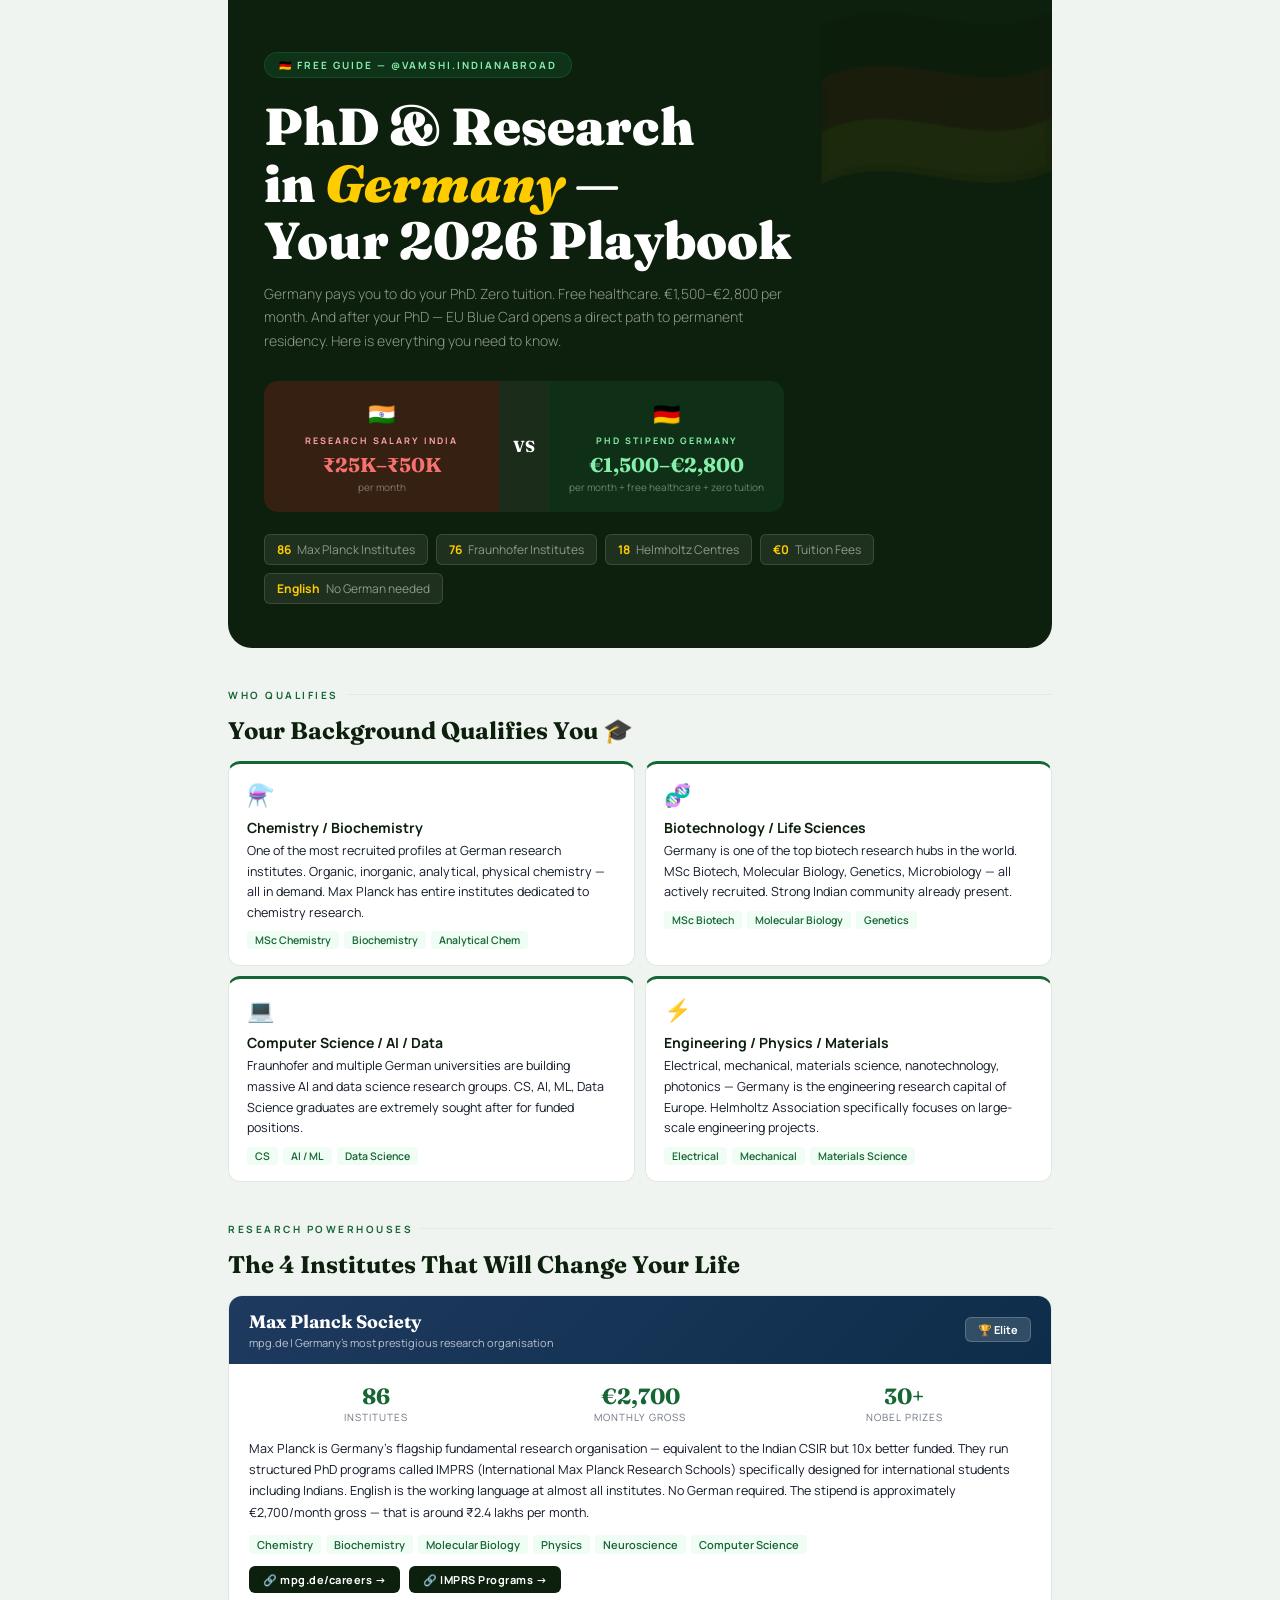
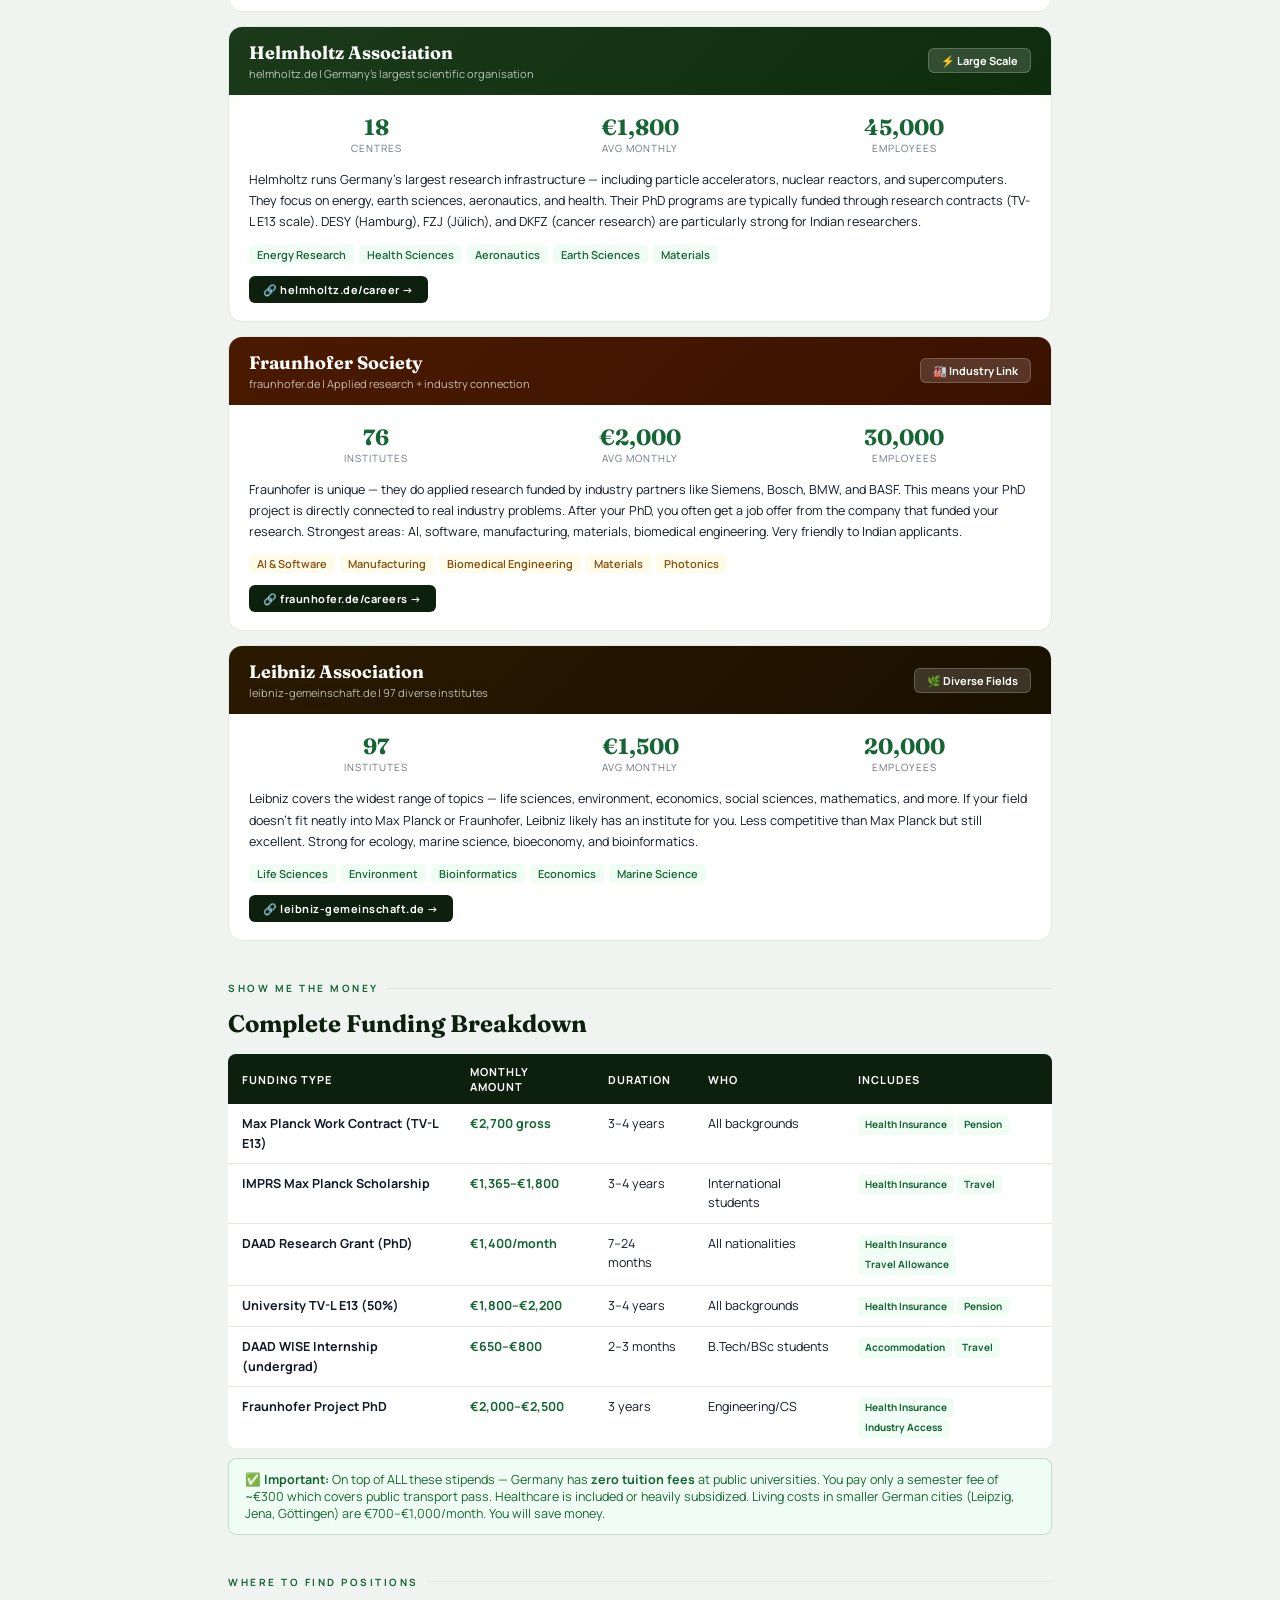
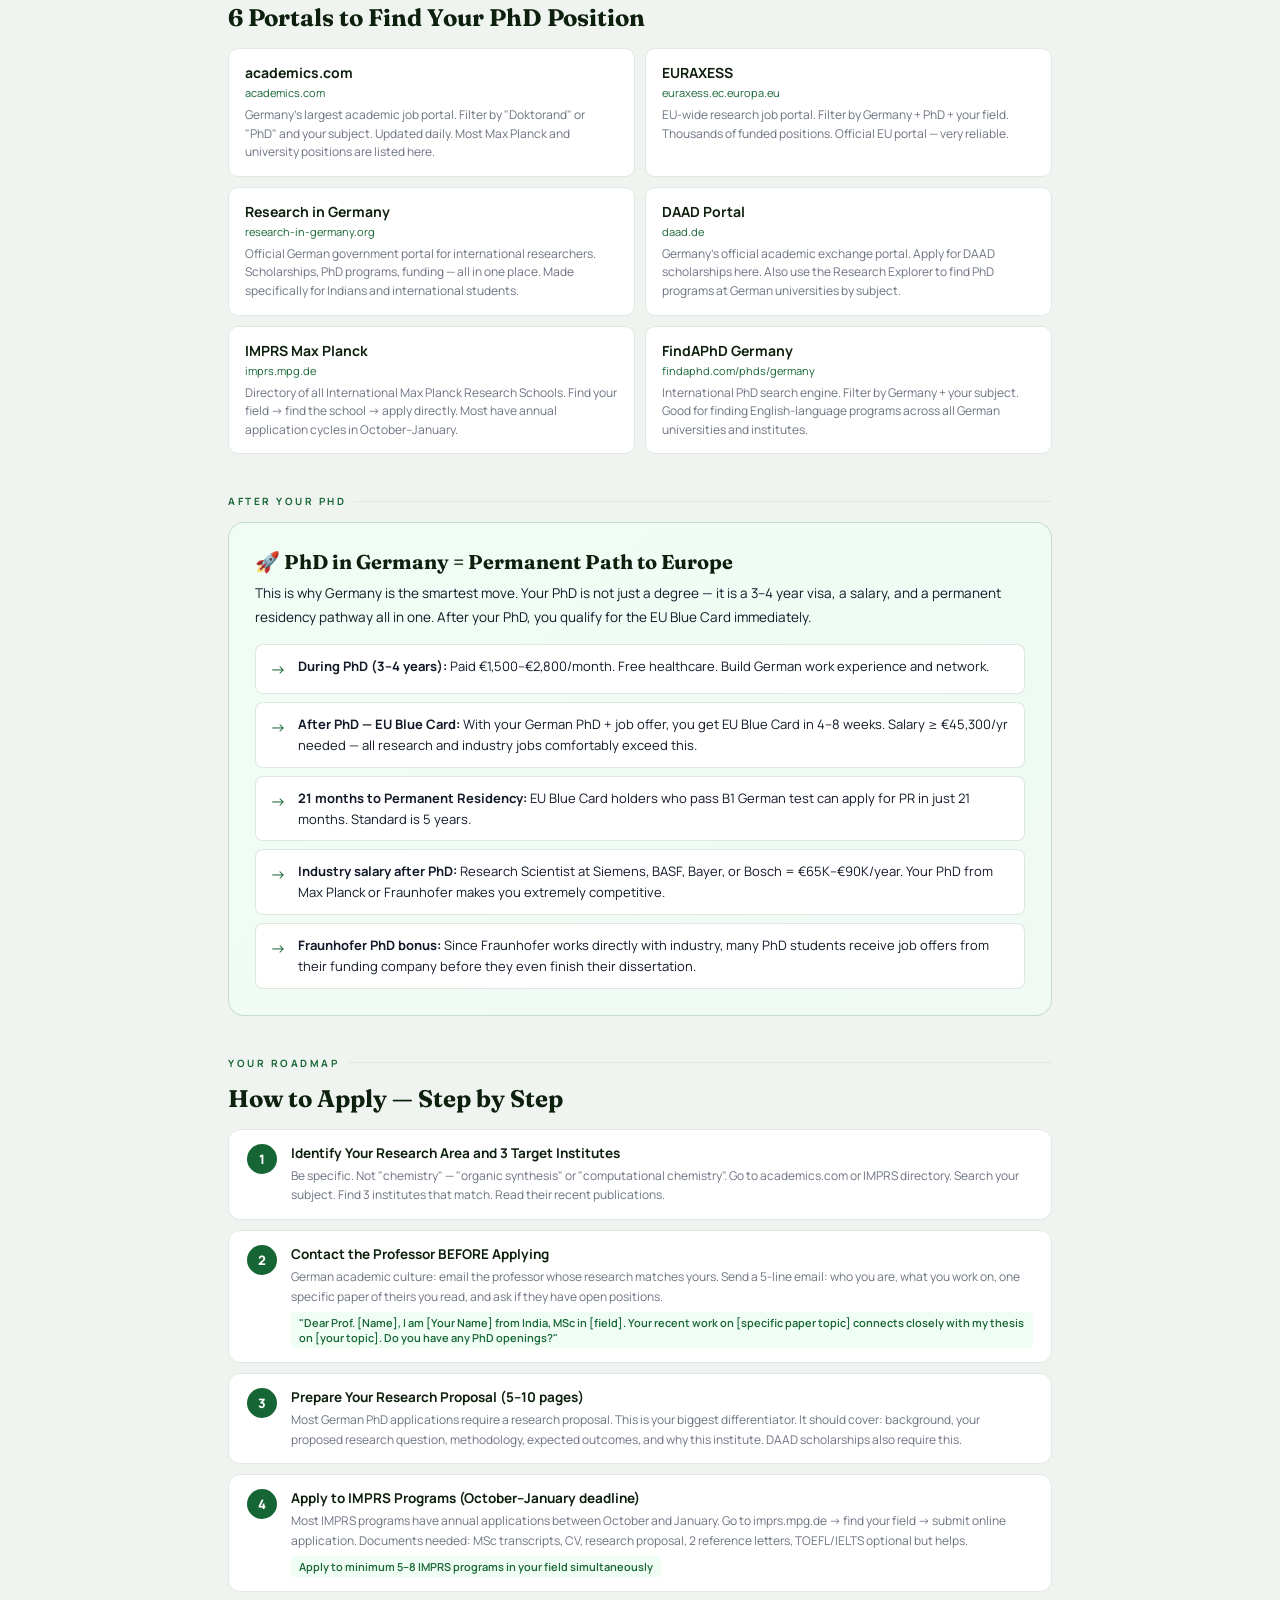
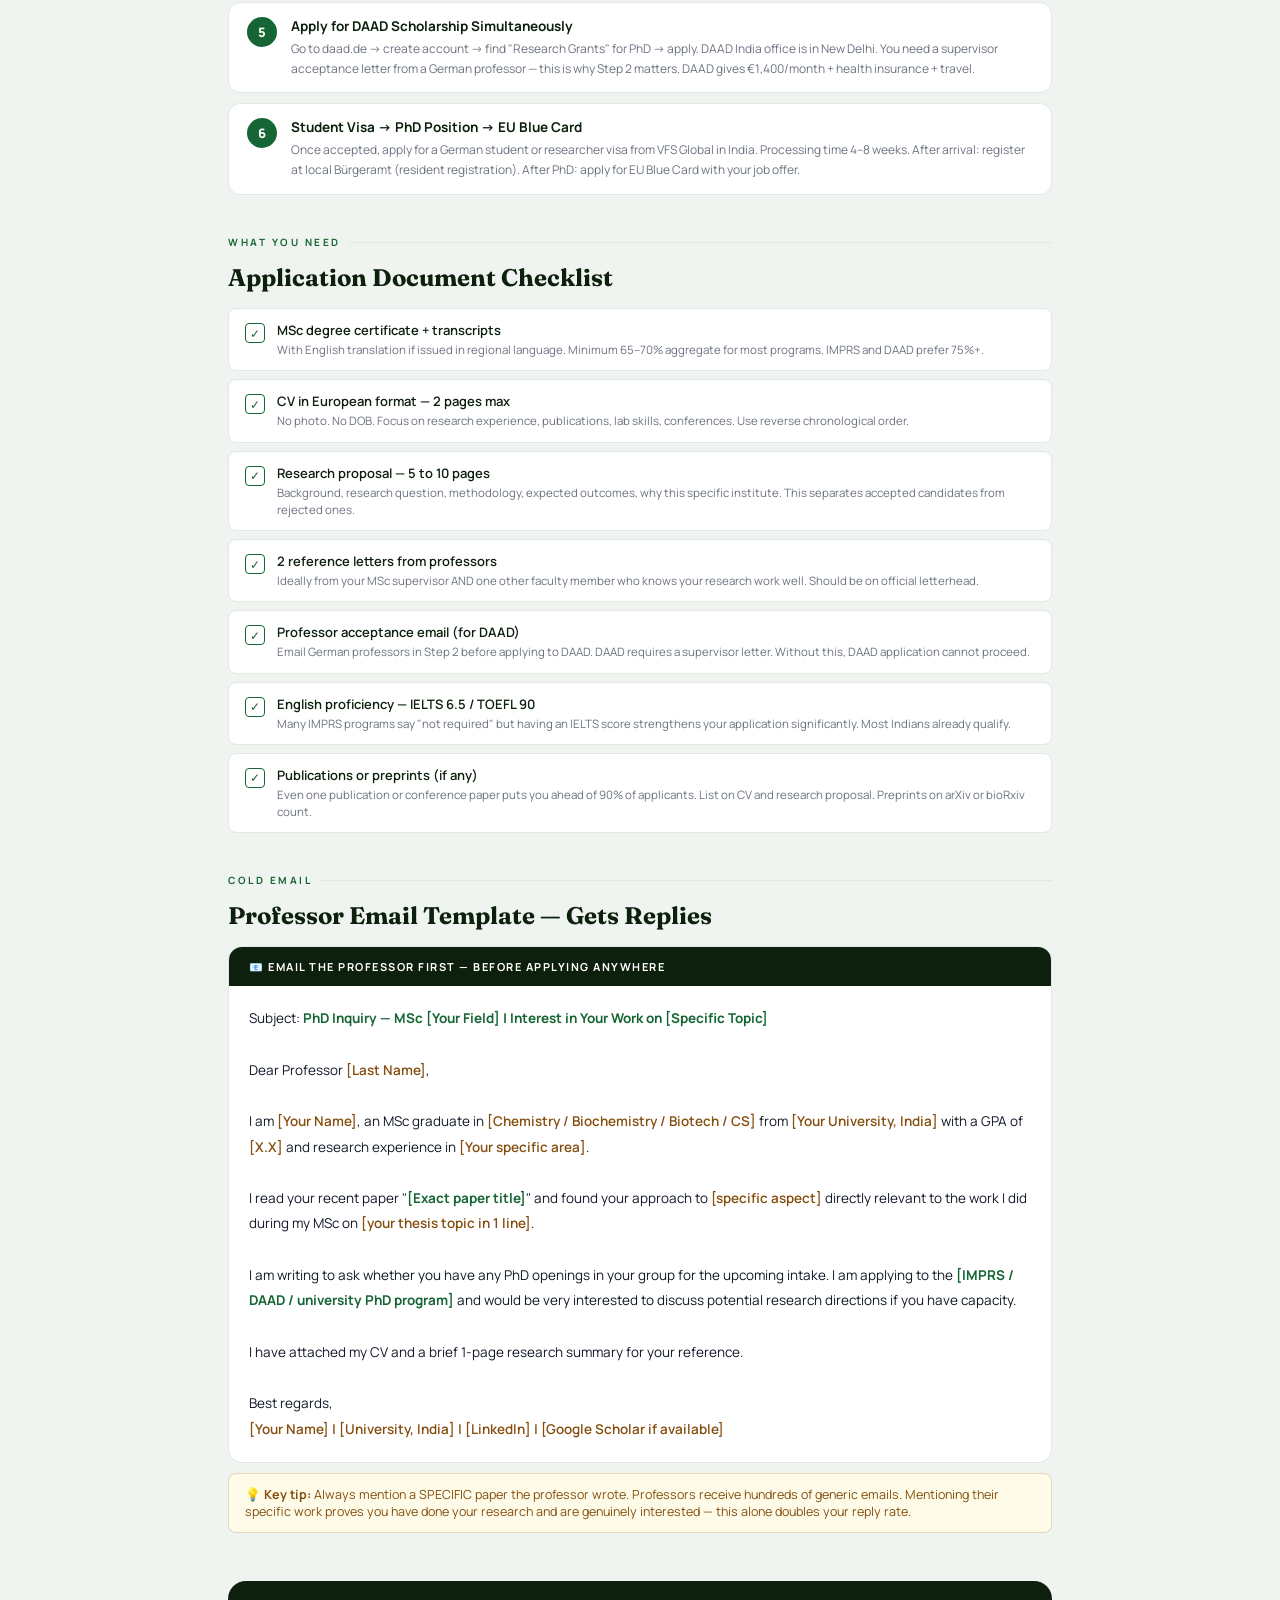
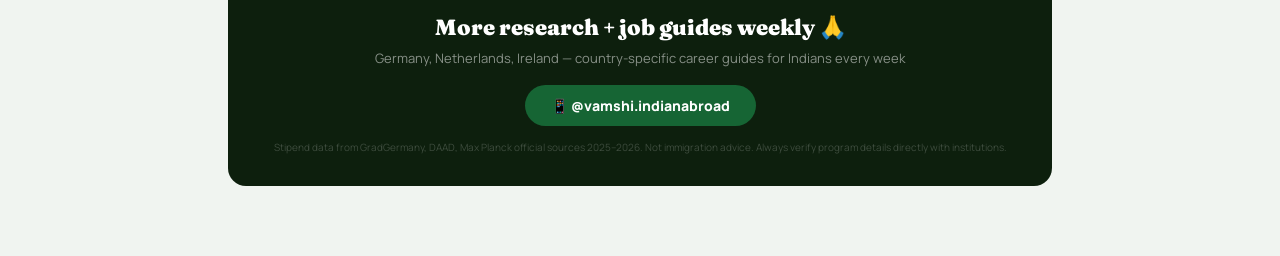
<file: germany_phd_research_guide_2026 (1).html>
<!DOCTYPE html>
<html lang="en">
<head>
<meta charset="UTF-8"/>
<meta name="viewport" content="width=device-width, initial-scale=1.0"/>
<title>PhD & Research in Germany — Complete Guide for Indians 2026</title>
<link href="https://fonts.googleapis.com/css2?family=Manrope:wght@300;400;500;600;700;800&family=Fraunces:ital,wght@0,700;0,900;1,700&display=swap" rel="stylesheet"/>
<style>
:root {
  --bg: #f0f4f0;
  --card: #ffffff;
  --dark: #0d1f0d;
  --green: #166534;
  --green-light: #f0fdf4;
  --green-mid: rgba(22,101,52,0.1);
  --yellow: #854d0e;
  --yellow-light: #fefce8;
  --yellow-mid: rgba(133,77,14,0.1);
  --red: #dc2626;
  --red-light: #fef2f2;
  --blue: #1d4ed8;
  --blue-light: #eff6ff;
  --border: #e2e8e2;
  --text: #111827;
  --muted: #6b7280;
  --de-gold: #ffcc00;
  --de-red: #dd0000;
}
* { margin:0; padding:0; box-sizing:border-box; }
body {
  background: var(--bg);
  color: var(--text);
  font-family: 'Manrope', sans-serif;
  max-width: 860px;
  margin: 0 auto;
  padding: 0 18px 70px;
}

/* HERO */
.hero {
  background: var(--dark);
  color: white;
  border-radius: 0 0 24px 24px;
  padding: 52px 36px 44px;
  margin-bottom: 36px;
  position: relative;
  overflow: hidden;
}
.hero::before {
  content: '🇩🇪';
  position: absolute;
  right: -10px; top: -10px;
  font-size: 200px;
  opacity: 0.06;
  line-height: 1;
}
.hero-tag {
  display: inline-flex;
  align-items: center;
  gap: 6px;
  background: rgba(22,101,52,0.3);
  border: 1px solid rgba(22,101,52,0.5);
  color: #86efac;
  font-size: 10px;
  font-weight: 700;
  letter-spacing: 2px;
  text-transform: uppercase;
  padding: 5px 14px;
  border-radius: 50px;
  margin-bottom: 20px;
}
.hero h1 {
  font-family: 'Fraunces', serif;
  font-size: clamp(28px, 5vw, 52px);
  font-weight: 900;
  line-height: 1.1;
  margin-bottom: 12px;
}
.hero h1 span { color: var(--de-gold); font-style: italic; }
.hero-sub {
  font-size: 14px;
  color: rgba(255,255,255,0.55);
  line-height: 1.7;
  max-width: 540px;
  margin-bottom: 28px;
  font-weight: 300;
}

/* salary comparison */
.comp-row {
  display: grid;
  grid-template-columns: 1fr auto 1fr;
  max-width: 520px;
  border-radius: 14px;
  overflow: hidden;
}
.comp-box { padding: 18px 20px; text-align: center; }
.comp-box.bad { background: rgba(220,38,38,0.2); }
.comp-box.good { background: rgba(22,101,52,0.25); }
.comp-mid {
  background: rgba(255,255,255,0.06);
  display: flex; align-items: center; justify-content: center;
  font-family: 'Fraunces', serif;
  font-size: 16px;
  font-weight: 700;
  color: white;
  padding: 0 14px;
}
.cb-flag { font-size: 22px; margin-bottom: 5px; }
.cb-lbl { font-size: 9px; font-weight: 700; letter-spacing: 2px; text-transform: uppercase; margin-bottom: 6px; }
.cb-lbl.bad { color: #fca5a5; }
.cb-lbl.good { color: #86efac; }
.cb-num { font-family: 'Fraunces', serif; font-size: 20px; font-weight: 700; line-height: 1.2; }
.cb-num.bad { color: #f87171; }
.cb-num.good { color: #86efac; }
.cb-per { font-size: 10px; color: rgba(255,255,255,0.4); margin-top: 3px; }

/* stat pills */
.stat-pills { display: flex; flex-wrap: wrap; gap: 8px; margin-top: 22px; }
.stat-pill {
  background: rgba(255,255,255,0.08);
  border: 1px solid rgba(255,255,255,0.12);
  border-radius: 6px;
  padding: 6px 12px;
  font-size: 12px;
  display: flex;
  align-items: center;
  gap: 6px;
}
.sp-val { color: var(--de-gold); font-weight: 700; }
.sp-lbl { color: rgba(255,255,255,0.5); }

/* SECTION */
.sec { margin-top: 40px; }
.sec-label {
  font-size: 10px;
  font-weight: 700;
  letter-spacing: 2.5px;
  text-transform: uppercase;
  color: var(--green);
  margin-bottom: 14px;
  display: flex;
  align-items: center;
  gap: 8px;
}
.sec-label::after { content: ''; flex: 1; height: 1px; background: var(--border); }
.sec h2 {
  font-family: 'Fraunces', serif;
  font-size: 24px;
  font-weight: 700;
  color: var(--dark);
  margin-bottom: 16px;
}

/* WHO QUALIFIES */
.qualify-grid { display: grid; grid-template-columns: 1fr 1fr; gap: 10px; }
@media(max-width:560px){ .qualify-grid { grid-template-columns: 1fr; } }

.q-card {
  background: var(--card);
  border: 1px solid var(--border);
  border-radius: 12px;
  padding: 16px 18px;
  border-top: 3px solid var(--green);
}
.q-icon { font-size: 22px; margin-bottom: 8px; }
.q-title { font-weight: 700; font-size: 14px; color: var(--dark); margin-bottom: 4px; }
.q-body { font-size: 12.5px; color: var(--text); line-height: 1.65; }
.q-tags { display: flex; flex-wrap: wrap; gap: 5px; margin-top: 8px; }
.q-tag {
  background: var(--green-light);
  color: var(--green);
  font-size: 10.5px;
  font-weight: 600;
  padding: 2px 8px;
  border-radius: 4px;
}

/* INSTITUTE CARDS */
.inst-grid { display: grid; gap: 14px; }
.inst-card {
  background: var(--card);
  border: 1px solid var(--border);
  border-radius: 14px;
  overflow: hidden;
}
.inst-header {
  padding: 14px 20px;
  display: flex;
  align-items: center;
  justify-content: space-between;
  gap: 12px;
}
.inst-header.mpi { background: linear-gradient(135deg, #1e3a5f, #0d2d4a); color: white; }
.inst-header.hh { background: linear-gradient(135deg, #1a3a1a, #0d2d0d); color: white; }
.inst-header.fr { background: linear-gradient(135deg, #4a1a00, #3a1200); color: white; }
.inst-header.lb { background: linear-gradient(135deg, #2a1a00, #1a1000); color: white; }
.inst-header.daad { background: linear-gradient(135deg, #1a0a2e, #0d0a1a); color: white; }

.inst-name { font-family: 'Fraunces', serif; font-size: 18px; font-weight: 700; }
.inst-sub { font-size: 11px; opacity: 0.7; margin-top: 2px; }
.inst-badge {
  background: rgba(255,255,255,0.15);
  border: 1px solid rgba(255,255,255,0.2);
  border-radius: 6px;
  padding: 4px 12px;
  font-size: 11px;
  font-weight: 700;
  white-space: nowrap;
}
.inst-body { padding: 18px 20px; }
.inst-stats { display: grid; grid-template-columns: repeat(3,1fr); gap: 10px; margin-bottom: 14px; }
.inst-stat { text-align: center; }
.is-num { font-family: 'Fraunces', serif; font-size: 22px; font-weight: 700; color: var(--green); }
.is-lbl { font-size: 10px; color: var(--muted); text-transform: uppercase; letter-spacing: 1px; }
.inst-desc { font-size: 12.5px; color: var(--text); line-height: 1.7; margin-bottom: 12px; }
.inst-fields { display: flex; flex-wrap: wrap; gap: 5px; margin-bottom: 12px; }
.inst-field {
  background: var(--green-light);
  color: var(--green);
  font-size: 11px;
  font-weight: 600;
  padding: 2px 8px;
  border-radius: 4px;
}
.inst-field.yellow {
  background: var(--yellow-light);
  color: var(--yellow);
}
.inst-link {
  display: inline-flex;
  align-items: center;
  gap: 6px;
  background: var(--dark);
  color: white;
  font-size: 11px;
  font-weight: 700;
  padding: 6px 14px;
  border-radius: 6px;
  text-decoration: none;
  letter-spacing: 0.5px;
}

/* FUNDING TABLE */
.fund-table { width: 100%; border-collapse: collapse; }
.fund-table thead tr { background: var(--dark); }
.fund-table th {
  padding: 10px 14px;
  font-size: 11px;
  font-weight: 700;
  letter-spacing: 1px;
  text-transform: uppercase;
  color: white;
  text-align: left;
}
.fund-table th:first-child { border-radius: 8px 0 0 0; }
.fund-table th:last-child { border-radius: 0 8px 0 0; }
.fund-table td {
  padding: 10px 14px;
  font-size: 12.5px;
  border-bottom: 1px solid var(--border);
  background: var(--card);
  vertical-align: top;
  line-height: 1.55;
}
.fund-table tr:last-child td { border-bottom: none; }
.fund-table tr:last-child td:first-child { border-radius: 0 0 0 8px; }
.fund-table tr:last-child td:last-child { border-radius: 0 0 8px 0; }
.amt { font-weight: 700; color: var(--green); }
.free-tag {
  display: inline-block;
  background: var(--green-light);
  color: var(--green);
  font-size: 10px;
  font-weight: 700;
  padding: 2px 7px;
  border-radius: 4px;
}

/* ROADMAP */
.steps { display: grid; gap: 10px; }
.step {
  background: var(--card);
  border: 1px solid var(--border);
  border-radius: 12px;
  padding: 14px 18px;
  display: flex;
  gap: 14px;
  align-items: flex-start;
}
.step-num {
  width: 30px; height: 30px;
  background: var(--green);
  color: white;
  border-radius: 50%;
  display: flex; align-items: center; justify-content: center;
  font-size: 13px; font-weight: 800;
  flex-shrink: 0;
}
.step-title { font-weight: 700; font-size: 13.5px; color: var(--dark); margin-bottom: 4px; }
.step-body { font-size: 12px; color: var(--muted); line-height: 1.65; }
.step-code {
  display: inline-block;
  margin-top: 5px;
  background: var(--green-light);
  color: var(--green);
  font-size: 11px;
  font-weight: 600;
  padding: 3px 8px;
  border-radius: 4px;
}

/* PORTALS */
.portals { display: grid; grid-template-columns: 1fr 1fr; gap: 10px; }
@media(max-width:540px){ .portals { grid-template-columns: 1fr; } }
.portal-card {
  background: var(--card);
  border: 1px solid var(--border);
  border-radius: 10px;
  padding: 14px 16px;
  text-decoration: none;
  color: inherit;
  transition: border-color 0.2s;
}
.portal-card:hover { border-color: var(--green); }
.pc-name { font-weight: 700; font-size: 14px; color: var(--dark); margin-bottom: 3px; }
.pc-url { font-size: 11px; color: var(--green); margin-bottom: 6px; }
.pc-desc { font-size: 12px; color: var(--muted); line-height: 1.55; }

/* AFTER PHD PATH */
.after-box {
  background: linear-gradient(135deg, var(--green-light), #f0f9f4);
  border: 1px solid rgba(22,101,52,0.2);
  border-radius: 16px;
  padding: 26px;
}
.after-box h3 { font-family: 'Fraunces', serif; font-size: 20px; color: var(--dark); margin-bottom: 8px; }
.after-box p { font-size: 13.5px; color: var(--text); line-height: 1.75; margin-bottom: 14px; }
.after-steps { display: grid; gap: 8px; }
.as-item {
  background: white;
  border: 1px solid rgba(22,101,52,0.15);
  border-radius: 8px;
  padding: 11px 14px;
  display: flex;
  gap: 12px;
  align-items: flex-start;
  font-size: 13px;
  line-height: 1.6;
}
.as-arrow { color: var(--green); font-size: 16px; flex-shrink: 0; margin-top: 1px; }

/* EMAIL */
.email-card { background: var(--card); border: 1px solid var(--border); border-radius: 14px; overflow: hidden; }
.email-top {
  background: var(--dark);
  color: white;
  padding: 12px 20px;
  font-size: 11px;
  font-weight: 700;
  letter-spacing: 1.5px;
  text-transform: uppercase;
}
.email-body {
  padding: 20px;
  font-size: 13.5px;
  line-height: 1.9;
  color: var(--text);
  white-space: pre-line;
}
.ehl { color: var(--green); font-weight: 700; }
.egold { color: var(--yellow); font-weight: 600; }

/* CHECKLIST */
.checklist { display: grid; gap: 8px; }
.chk {
  background: var(--card);
  border: 1px solid var(--border);
  border-radius: 8px;
  padding: 12px 16px;
  display: flex;
  gap: 12px;
  align-items: flex-start;
}
.chk-box {
  width: 20px; height: 20px;
  border: 1.5px solid var(--green);
  border-radius: 4px;
  flex-shrink: 0;
  margin-top: 2px;
  display: flex; align-items: center; justify-content: center;
  font-size: 12px;
  color: var(--green);
}
.chk-t { font-size: 13px; font-weight: 600; color: var(--dark); margin-bottom: 2px; }
.chk-s { font-size: 11.5px; color: var(--muted); line-height: 1.5; }

/* FOOTER */
.footer {
  margin-top: 48px;
  background: var(--dark);
  color: white;
  border-radius: 18px;
  padding: 32px;
  text-align: center;
}
.footer h3 { font-family: 'Fraunces', serif; font-size: 22px; font-weight: 900; margin-bottom: 8px; }
.footer p { font-size: 13px; color: rgba(255,255,255,0.5); margin-bottom: 18px; }
.ig-btn {
  display: inline-flex;
  align-items: center;
  gap: 8px;
  background: var(--green);
  color: white;
  font-weight: 800;
  font-size: 14px;
  padding: 11px 26px;
  border-radius: 50px;
  text-decoration: none;
}
.footer-disc { margin-top: 14px; font-size: 10px; color: rgba(255,255,255,0.2); }

@media(max-width:540px){
  .comp-row { grid-template-columns: 1fr; }
  .comp-mid { padding: 10px; }
  .inst-stats { grid-template-columns: repeat(2,1fr); }
}
</style>
</head>
<body>

<!-- HERO -->
<div class="hero">
  <div class="hero-tag">🇩🇪 Free Guide — @vamshi.indianabroad</div>
  <h1>PhD & Research<br/>in <span>Germany</span> —<br/>Your 2026 Playbook</h1>
  <p class="hero-sub">Germany pays you to do your PhD. Zero tuition. Free healthcare. €1,500–€2,800 per month. And after your PhD — EU Blue Card opens a direct path to permanent residency. Here is everything you need to know.</p>

  <div class="comp-row">
    <div class="comp-box bad">
      <div class="cb-flag">🇮🇳</div>
      <div class="cb-lbl bad">Research salary India</div>
      <div class="cb-num bad">₹25K–₹50K</div>
      <div class="cb-per">per month</div>
    </div>
    <div class="comp-mid">VS</div>
    <div class="comp-box good">
      <div class="cb-flag">🇩🇪</div>
      <div class="cb-lbl good">PhD stipend Germany</div>
      <div class="cb-num good">€1,500–€2,800</div>
      <div class="cb-per">per month + free healthcare + zero tuition</div>
    </div>
  </div>

  <div class="stat-pills">
    <div class="stat-pill"><span class="sp-val">86</span><span class="sp-lbl">Max Planck Institutes</span></div>
    <div class="stat-pill"><span class="sp-val">76</span><span class="sp-lbl">Fraunhofer Institutes</span></div>
    <div class="stat-pill"><span class="sp-val">18</span><span class="sp-lbl">Helmholtz Centres</span></div>
    <div class="stat-pill"><span class="sp-val">€0</span><span class="sp-lbl">Tuition Fees</span></div>
    <div class="stat-pill"><span class="sp-val">English</span><span class="sp-lbl">No German needed</span></div>
  </div>
</div>

<!-- WHO QUALIFIES -->
<div class="sec">
  <div class="sec-label">Who qualifies</div>
  <h2>Your Background Qualifies You 🎓</h2>
  <div class="qualify-grid">
    <div class="q-card">
      <div class="q-icon">⚗️</div>
      <div class="q-title">Chemistry / Biochemistry</div>
      <div class="q-body">One of the most recruited profiles at German research institutes. Organic, inorganic, analytical, physical chemistry — all in demand. Max Planck has entire institutes dedicated to chemistry research.</div>
      <div class="q-tags"><span class="q-tag">MSc Chemistry</span><span class="q-tag">Biochemistry</span><span class="q-tag">Analytical Chem</span></div>
    </div>
    <div class="q-card">
      <div class="q-icon">🧬</div>
      <div class="q-title">Biotechnology / Life Sciences</div>
      <div class="q-body">Germany is one of the top biotech research hubs in the world. MSc Biotech, Molecular Biology, Genetics, Microbiology — all actively recruited. Strong Indian community already present.</div>
      <div class="q-tags"><span class="q-tag">MSc Biotech</span><span class="q-tag">Molecular Biology</span><span class="q-tag">Genetics</span></div>
    </div>
    <div class="q-card">
      <div class="q-icon">💻</div>
      <div class="q-title">Computer Science / AI / Data</div>
      <div class="q-body">Fraunhofer and multiple German universities are building massive AI and data science research groups. CS, AI, ML, Data Science graduates are extremely sought after for funded positions.</div>
      <div class="q-tags"><span class="q-tag">CS</span><span class="q-tag">AI / ML</span><span class="q-tag">Data Science</span></div>
    </div>
    <div class="q-card">
      <div class="q-icon">⚡</div>
      <div class="q-title">Engineering / Physics / Materials</div>
      <div class="q-body">Electrical, mechanical, materials science, nanotechnology, photonics — Germany is the engineering research capital of Europe. Helmholtz Association specifically focuses on large-scale engineering projects.</div>
      <div class="q-tags"><span class="q-tag">Electrical</span><span class="q-tag">Mechanical</span><span class="q-tag">Materials Science</span></div>
    </div>
  </div>
</div>

<!-- THE 4 BIG INSTITUTES -->
<div class="sec">
  <div class="sec-label">Research powerhouses</div>
  <h2>The 4 Institutes That Will Change Your Life</h2>
  <div class="inst-grid">

    <!-- Max Planck -->
    <div class="inst-card">
      <div class="inst-header mpi">
        <div>
          <div class="inst-name">Max Planck Society</div>
          <div class="inst-sub">mpg.de | Germany's most prestigious research organisation</div>
        </div>
        <div class="inst-badge">🏆 Elite</div>
      </div>
      <div class="inst-body">
        <div class="inst-stats">
          <div class="inst-stat"><div class="is-num">86</div><div class="is-lbl">Institutes</div></div>
          <div class="inst-stat"><div class="is-num">€2,700</div><div class="is-lbl">Monthly gross</div></div>
          <div class="inst-stat"><div class="is-num">30+</div><div class="is-lbl">Nobel Prizes</div></div>
        </div>
        <div class="inst-desc">Max Planck is Germany's flagship fundamental research organisation — equivalent to the Indian CSIR but 10x better funded. They run structured PhD programs called IMPRS (International Max Planck Research Schools) specifically designed for international students including Indians. English is the working language at almost all institutes. No German required. The stipend is approximately €2,700/month gross — that is around ₹2.4 lakhs per month.</div>
        <div class="inst-fields">
          <span class="inst-field">Chemistry</span>
          <span class="inst-field">Biochemistry</span>
          <span class="inst-field">Molecular Biology</span>
          <span class="inst-field">Physics</span>
          <span class="inst-field">Neuroscience</span>
          <span class="inst-field">Computer Science</span>
        </div>
        <a class="inst-link" href="https://www.mpg.de/en/careers" target="_blank">🔗 mpg.de/careers →</a>
        &nbsp;
        <a class="inst-link" href="https://www.imprs.mpg.de" target="_blank">🔗 IMPRS Programs →</a>
      </div>
    </div>

    <!-- Helmholtz -->
    <div class="inst-card">
      <div class="inst-header hh">
        <div>
          <div class="inst-name">Helmholtz Association</div>
          <div class="inst-sub">helmholtz.de | Germany's largest scientific organisation</div>
        </div>
        <div class="inst-badge">⚡ Large Scale</div>
      </div>
      <div class="inst-body">
        <div class="inst-stats">
          <div class="inst-stat"><div class="is-num">18</div><div class="is-lbl">Centres</div></div>
          <div class="inst-stat"><div class="is-num">€1,800</div><div class="is-lbl">Avg monthly</div></div>
          <div class="inst-stat"><div class="is-num">45,000</div><div class="is-lbl">Employees</div></div>
        </div>
        <div class="inst-desc">Helmholtz runs Germany's largest research infrastructure — including particle accelerators, nuclear reactors, and supercomputers. They focus on energy, earth sciences, aeronautics, and health. Their PhD programs are typically funded through research contracts (TV-L E13 scale). DESY (Hamburg), FZJ (Jülich), and DKFZ (cancer research) are particularly strong for Indian researchers.</div>
        <div class="inst-fields">
          <span class="inst-field">Energy Research</span>
          <span class="inst-field">Health Sciences</span>
          <span class="inst-field">Aeronautics</span>
          <span class="inst-field">Earth Sciences</span>
          <span class="inst-field">Materials</span>
        </div>
        <a class="inst-link" href="https://www.helmholtz.de/en/career/" target="_blank">🔗 helmholtz.de/career →</a>
      </div>
    </div>

    <!-- Fraunhofer -->
    <div class="inst-card">
      <div class="inst-header fr">
        <div>
          <div class="inst-name">Fraunhofer Society</div>
          <div class="inst-sub">fraunhofer.de | Applied research + industry connection</div>
        </div>
        <div class="inst-badge">🏭 Industry Link</div>
      </div>
      <div class="inst-body">
        <div class="inst-stats">
          <div class="inst-stat"><div class="is-num">76</div><div class="is-lbl">Institutes</div></div>
          <div class="inst-stat"><div class="is-num">€2,000</div><div class="is-lbl">Avg monthly</div></div>
          <div class="inst-stat"><div class="is-num">30,000</div><div class="is-lbl">Employees</div></div>
        </div>
        <div class="inst-desc">Fraunhofer is unique — they do applied research funded by industry partners like Siemens, Bosch, BMW, and BASF. This means your PhD project is directly connected to real industry problems. After your PhD, you often get a job offer from the company that funded your research. Strongest areas: AI, software, manufacturing, materials, biomedical engineering. Very friendly to Indian applicants.</div>
        <div class="inst-fields">
          <span class="inst-field yellow">AI & Software</span>
          <span class="inst-field yellow">Manufacturing</span>
          <span class="inst-field yellow">Biomedical Engineering</span>
          <span class="inst-field yellow">Materials</span>
          <span class="inst-field yellow">Photonics</span>
        </div>
        <a class="inst-link" href="https://www.fraunhofer.de/en/jobs-and-careers.html" target="_blank">🔗 fraunhofer.de/careers →</a>
      </div>
    </div>

    <!-- Leibniz -->
    <div class="inst-card">
      <div class="inst-header lb">
        <div>
          <div class="inst-name">Leibniz Association</div>
          <div class="inst-sub">leibniz-gemeinschaft.de | 97 diverse institutes</div>
        </div>
        <div class="inst-badge">🌿 Diverse Fields</div>
      </div>
      <div class="inst-body">
        <div class="inst-stats">
          <div class="inst-stat"><div class="is-num">97</div><div class="is-lbl">Institutes</div></div>
          <div class="inst-stat"><div class="is-num">€1,500</div><div class="is-lbl">Avg monthly</div></div>
          <div class="inst-stat"><div class="is-num">20,000</div><div class="is-lbl">Employees</div></div>
        </div>
        <div class="inst-desc">Leibniz covers the widest range of topics — life sciences, environment, economics, social sciences, mathematics, and more. If your field doesn't fit neatly into Max Planck or Fraunhofer, Leibniz likely has an institute for you. Less competitive than Max Planck but still excellent. Strong for ecology, marine science, bioeconomy, and bioinformatics.</div>
        <div class="inst-fields">
          <span class="inst-field">Life Sciences</span>
          <span class="inst-field">Environment</span>
          <span class="inst-field">Bioinformatics</span>
          <span class="inst-field">Economics</span>
          <span class="inst-field">Marine Science</span>
        </div>
        <a class="inst-link" href="https://www.leibniz-gemeinschaft.de/en/careers" target="_blank">🔗 leibniz-gemeinschaft.de →</a>
      </div>
    </div>

  </div>
</div>

<!-- FUNDING TABLE -->
<div class="sec">
  <div class="sec-label">Show me the money</div>
  <h2>Complete Funding Breakdown</h2>
  <table class="fund-table">
    <thead>
      <tr>
        <th>Funding Type</th>
        <th>Monthly Amount</th>
        <th>Duration</th>
        <th>Who</th>
        <th>Includes</th>
      </tr>
    </thead>
    <tbody>
      <tr>
        <td style="font-weight:700">Max Planck Work Contract (TV-L E13)</td>
        <td class="amt">€2,700 gross</td>
        <td>3–4 years</td>
        <td>All backgrounds</td>
        <td><span class="free-tag">Health Insurance</span> <span class="free-tag">Pension</span></td>
      </tr>
      <tr>
        <td style="font-weight:700">IMPRS Max Planck Scholarship</td>
        <td class="amt">€1,365–€1,800</td>
        <td>3–4 years</td>
        <td>International students</td>
        <td><span class="free-tag">Health Insurance</span> <span class="free-tag">Travel</span></td>
      </tr>
      <tr>
        <td style="font-weight:700">DAAD Research Grant (PhD)</td>
        <td class="amt">€1,400/month</td>
        <td>7–24 months</td>
        <td>All nationalities</td>
        <td><span class="free-tag">Health Insurance</span> <span class="free-tag">Travel Allowance</span></td>
      </tr>
      <tr>
        <td style="font-weight:700">University TV-L E13 (50%)</td>
        <td class="amt">€1,800–€2,200</td>
        <td>3–4 years</td>
        <td>All backgrounds</td>
        <td><span class="free-tag">Health Insurance</span> <span class="free-tag">Pension</span></td>
      </tr>
      <tr>
        <td style="font-weight:700">DAAD WISE Internship (undergrad)</td>
        <td class="amt">€650–€800</td>
        <td>2–3 months</td>
        <td>B.Tech/BSc students</td>
        <td><span class="free-tag">Accommodation</span> <span class="free-tag">Travel</span></td>
      </tr>
      <tr>
        <td style="font-weight:700">Fraunhofer Project PhD</td>
        <td class="amt">€2,000–€2,500</td>
        <td>3 years</td>
        <td>Engineering/CS</td>
        <td><span class="free-tag">Health Insurance</span> <span class="free-tag">Industry Access</span></td>
      </tr>
    </tbody>
  </table>
  <div style="margin-top:10px;padding:12px 16px;background:var(--green-light);border:1px solid rgba(22,101,52,0.2);border-radius:8px;font-size:12.5px;color:var(--green);">
    ✅ <strong>Important:</strong> On top of ALL these stipends — Germany has <strong>zero tuition fees</strong> at public universities. You pay only a semester fee of ~€300 which covers public transport pass. Healthcare is included or heavily subsidized. Living costs in smaller German cities (Leipzig, Jena, Göttingen) are €700–€1,000/month. You will save money.
  </div>
</div>

<!-- APPLICATION PORTALS -->
<div class="sec">
  <div class="sec-label">Where to find positions</div>
  <h2>6 Portals to Find Your PhD Position</h2>
  <div class="portals">
    <a class="portal-card" href="https://www.academics.com" target="_blank">
      <div class="pc-name">academics.com</div>
      <div class="pc-url">academics.com</div>
      <div class="pc-desc">Germany's largest academic job portal. Filter by "Doktorand" or "PhD" and your subject. Updated daily. Most Max Planck and university positions are listed here.</div>
    </a>
    <a class="portal-card" href="https://euraxess.ec.europa.eu" target="_blank">
      <div class="pc-name">EURAXESS</div>
      <div class="pc-url">euraxess.ec.europa.eu</div>
      <div class="pc-desc">EU-wide research job portal. Filter by Germany + PhD + your field. Thousands of funded positions. Official EU portal — very reliable.</div>
    </a>
    <a class="portal-card" href="https://www.research-in-germany.org" target="_blank">
      <div class="pc-name">Research in Germany</div>
      <div class="pc-url">research-in-germany.org</div>
      <div class="pc-desc">Official German government portal for international researchers. Scholarships, PhD programs, funding — all in one place. Made specifically for Indians and international students.</div>
    </a>
    <a class="portal-card" href="https://www.daad.de/en" target="_blank">
      <div class="pc-name">DAAD Portal</div>
      <div class="pc-url">daad.de</div>
      <div class="pc-desc">Germany's official academic exchange portal. Apply for DAAD scholarships here. Also use the Research Explorer to find PhD programs at German universities by subject.</div>
    </a>
    <a class="portal-card" href="https://www.imprs.mpg.de" target="_blank">
      <div class="pc-name">IMPRS Max Planck</div>
      <div class="pc-url">imprs.mpg.de</div>
      <div class="pc-desc">Directory of all International Max Planck Research Schools. Find your field → find the school → apply directly. Most have annual application cycles in October–January.</div>
    </a>
    <a class="portal-card" href="https://www.findaphd.com/phds/germany" target="_blank">
      <div class="pc-name">FindAPhD Germany</div>
      <div class="pc-url">findaphd.com/phds/germany</div>
      <div class="pc-desc">International PhD search engine. Filter by Germany + your subject. Good for finding English-language programs across all German universities and institutes.</div>
    </a>
  </div>
</div>

<!-- AFTER PHD PATH -->
<div class="sec">
  <div class="sec-label">After your PhD</div>
  <div class="after-box">
    <h3>🚀 PhD in Germany = Permanent Path to Europe</h3>
    <p>This is why Germany is the smartest move. Your PhD is not just a degree — it is a 3–4 year visa, a salary, and a permanent residency pathway all in one. After your PhD, you qualify for the EU Blue Card immediately.</p>
    <div class="after-steps">
      <div class="as-item"><div class="as-arrow">→</div><div><strong>During PhD (3–4 years):</strong> Paid €1,500–€2,800/month. Free healthcare. Build German work experience and network.</div></div>
      <div class="as-item"><div class="as-arrow">→</div><div><strong>After PhD — EU Blue Card:</strong> With your German PhD + job offer, you get EU Blue Card in 4–8 weeks. Salary ≥ €45,300/yr needed — all research and industry jobs comfortably exceed this.</div></div>
      <div class="as-item"><div class="as-arrow">→</div><div><strong>21 months to Permanent Residency:</strong> EU Blue Card holders who pass B1 German test can apply for PR in just 21 months. Standard is 5 years.</div></div>
      <div class="as-item"><div class="as-arrow">→</div><div><strong>Industry salary after PhD:</strong> Research Scientist at Siemens, BASF, Bayer, or Bosch = €65K–€90K/year. Your PhD from Max Planck or Fraunhofer makes you extremely competitive.</div></div>
      <div class="as-item"><div class="as-arrow">→</div><div><strong>Fraunhofer PhD bonus:</strong> Since Fraunhofer works directly with industry, many PhD students receive job offers from their funding company before they even finish their dissertation.</div></div>
    </div>
  </div>
</div>

<!-- STEP BY STEP -->
<div class="sec">
  <div class="sec-label">Your roadmap</div>
  <h2>How to Apply — Step by Step</h2>
  <div class="steps">
    <div class="step">
      <div class="step-num">1</div>
      <div>
        <div class="step-title">Identify Your Research Area and 3 Target Institutes</div>
        <div class="step-body">Be specific. Not "chemistry" — "organic synthesis" or "computational chemistry". Go to academics.com or IMPRS directory. Search your subject. Find 3 institutes that match. Read their recent publications.</div>
      </div>
    </div>
    <div class="step">
      <div class="step-num">2</div>
      <div>
        <div class="step-title">Contact the Professor BEFORE Applying</div>
        <div class="step-body">German academic culture: email the professor whose research matches yours. Send a 5-line email: who you are, what you work on, one specific paper of theirs you read, and ask if they have open positions.</div>
        <div class="step-code">"Dear Prof. [Name], I am [Your Name] from India, MSc in [field]. Your recent work on [specific paper topic] connects closely with my thesis on [your topic]. Do you have any PhD openings?"</div>
      </div>
    </div>
    <div class="step">
      <div class="step-num">3</div>
      <div>
        <div class="step-title">Prepare Your Research Proposal (5–10 pages)</div>
        <div class="step-body">Most German PhD applications require a research proposal. This is your biggest differentiator. It should cover: background, your proposed research question, methodology, expected outcomes, and why this institute. DAAD scholarships also require this.</div>
      </div>
    </div>
    <div class="step">
      <div class="step-num">4</div>
      <div>
        <div class="step-title">Apply to IMPRS Programs (October–January deadline)</div>
        <div class="step-body">Most IMPRS programs have annual applications between October and January. Go to imprs.mpg.de → find your field → submit online application. Documents needed: MSc transcripts, CV, research proposal, 2 reference letters, TOEFL/IELTS optional but helps.</div>
        <div class="step-code">Apply to minimum 5–8 IMPRS programs in your field simultaneously</div>
      </div>
    </div>
    <div class="step">
      <div class="step-num">5</div>
      <div>
        <div class="step-title">Apply for DAAD Scholarship Simultaneously</div>
        <div class="step-body">Go to daad.de → create account → find "Research Grants" for PhD → apply. DAAD India office is in New Delhi. You need a supervisor acceptance letter from a German professor — this is why Step 2 matters. DAAD gives €1,400/month + health insurance + travel.</div>
      </div>
    </div>
    <div class="step">
      <div class="step-num">6</div>
      <div>
        <div class="step-title">Student Visa → PhD Position → EU Blue Card</div>
        <div class="step-body">Once accepted, apply for a German student or researcher visa from VFS Global in India. Processing time 4–8 weeks. After arrival: register at local Bürgeramt (resident registration). After PhD: apply for EU Blue Card with your job offer.</div>
      </div>
    </div>
  </div>
</div>

<!-- DOCUMENT CHECKLIST -->
<div class="sec">
  <div class="sec-label">What you need</div>
  <h2>Application Document Checklist</h2>
  <div class="checklist">
    <div class="chk"><div class="chk-box">✓</div><div><div class="chk-t">MSc degree certificate + transcripts</div><div class="chk-s">With English translation if issued in regional language. Minimum 65–70% aggregate for most programs. IMPRS and DAAD prefer 75%+.</div></div></div>
    <div class="chk"><div class="chk-box">✓</div><div><div class="chk-t">CV in European format — 2 pages max</div><div class="chk-s">No photo. No DOB. Focus on research experience, publications, lab skills, conferences. Use reverse chronological order.</div></div></div>
    <div class="chk"><div class="chk-box">✓</div><div><div class="chk-t">Research proposal — 5 to 10 pages</div><div class="chk-s">Background, research question, methodology, expected outcomes, why this specific institute. This separates accepted candidates from rejected ones.</div></div></div>
    <div class="chk"><div class="chk-box">✓</div><div><div class="chk-t">2 reference letters from professors</div><div class="chk-s">Ideally from your MSc supervisor AND one other faculty member who knows your research work well. Should be on official letterhead.</div></div></div>
    <div class="chk"><div class="chk-box">✓</div><div><div class="chk-t">Professor acceptance email (for DAAD)</div><div class="chk-s">Email German professors in Step 2 before applying to DAAD. DAAD requires a supervisor letter. Without this, DAAD application cannot proceed.</div></div></div>
    <div class="chk"><div class="chk-box">✓</div><div><div class="chk-t">English proficiency — IELTS 6.5 / TOEFL 90</div><div class="chk-s">Many IMPRS programs say "not required" but having an IELTS score strengthens your application significantly. Most Indians already qualify.</div></div></div>
    <div class="chk"><div class="chk-box">✓</div><div><div class="chk-t">Publications or preprints (if any)</div><div class="chk-s">Even one publication or conference paper puts you ahead of 90% of applicants. List on CV and research proposal. Preprints on arXiv or bioRxiv count.</div></div></div>
  </div>
</div>

<!-- EMAIL TEMPLATE -->
<div class="sec">
  <div class="sec-label">Cold email</div>
  <h2>Professor Email Template — Gets Replies</h2>
  <div class="email-card">
    <div class="email-top">📧 Email the Professor FIRST — Before Applying Anywhere</div>
    <div class="email-body">Subject: <span class="ehl">PhD Inquiry — MSc [Your Field] | Interest in Your Work on [Specific Topic]</span>

Dear Professor <span class="egold">[Last Name]</span>,

I am <span class="egold">[Your Name]</span>, an MSc graduate in <span class="egold">[Chemistry / Biochemistry / Biotech / CS]</span> from <span class="egold">[Your University, India]</span> with a GPA of <span class="egold">[X.X]</span> and research experience in <span class="egold">[Your specific area]</span>.

I read your recent paper "<span class="ehl">[Exact paper title]</span>" and found your approach to <span class="egold">[specific aspect]</span> directly relevant to the work I did during my MSc on <span class="egold">[your thesis topic in 1 line]</span>.

I am writing to ask whether you have any PhD openings in your group for the upcoming intake. I am applying to the <span class="ehl">[IMPRS / DAAD / university PhD program]</span> and would be very interested to discuss potential research directions if you have capacity.

I have attached my CV and a brief 1-page research summary for your reference.

Best regards,
<span class="egold">[Your Name] | [University, India] | [LinkedIn] | [Google Scholar if available]</span></div>
  </div>
  <div style="margin-top:10px;padding:12px 16px;background:var(--yellow-light);border:1px solid rgba(133,77,14,0.2);border-radius:8px;font-size:12.5px;color:var(--yellow);">
    💡 <strong>Key tip:</strong> Always mention a SPECIFIC paper the professor wrote. Professors receive hundreds of generic emails. Mentioning their specific work proves you have done your research and are genuinely interested — this alone doubles your reply rate.
  </div>
</div>

<!-- FOOTER -->
<div class="footer">
  <h3>More research + job guides weekly 🙏</h3>
  <p>Germany, Netherlands, Ireland — country-specific career guides for Indians every week</p>
  <a class="ig-btn" href="https://instagram.com/vamshi.indianabroad" target="_blank">📱 @vamshi.indianabroad</a>
  <div class="footer-disc">Stipend data from GradGermany, DAAD, Max Planck official sources 2025–2026. Not immigration advice. Always verify program details directly with institutions.</div>
</div>

</body>
</html>
</file>
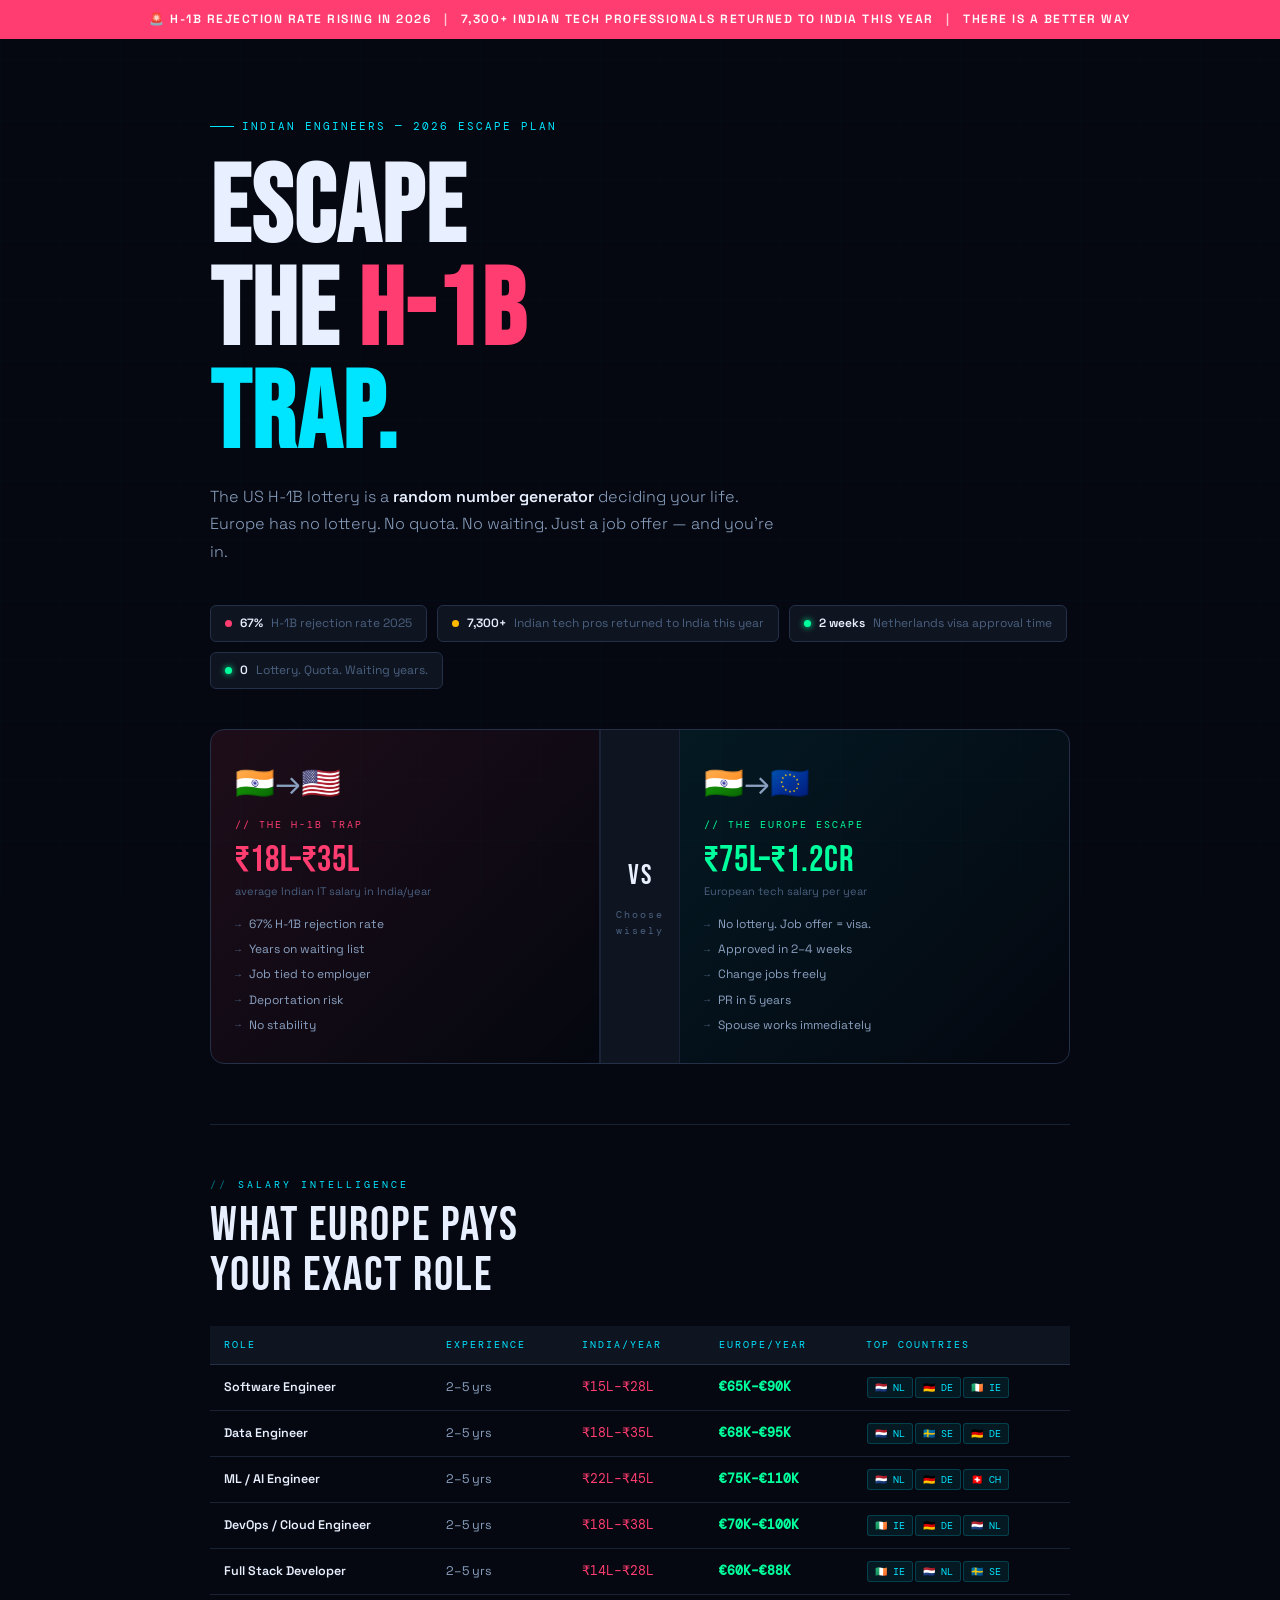
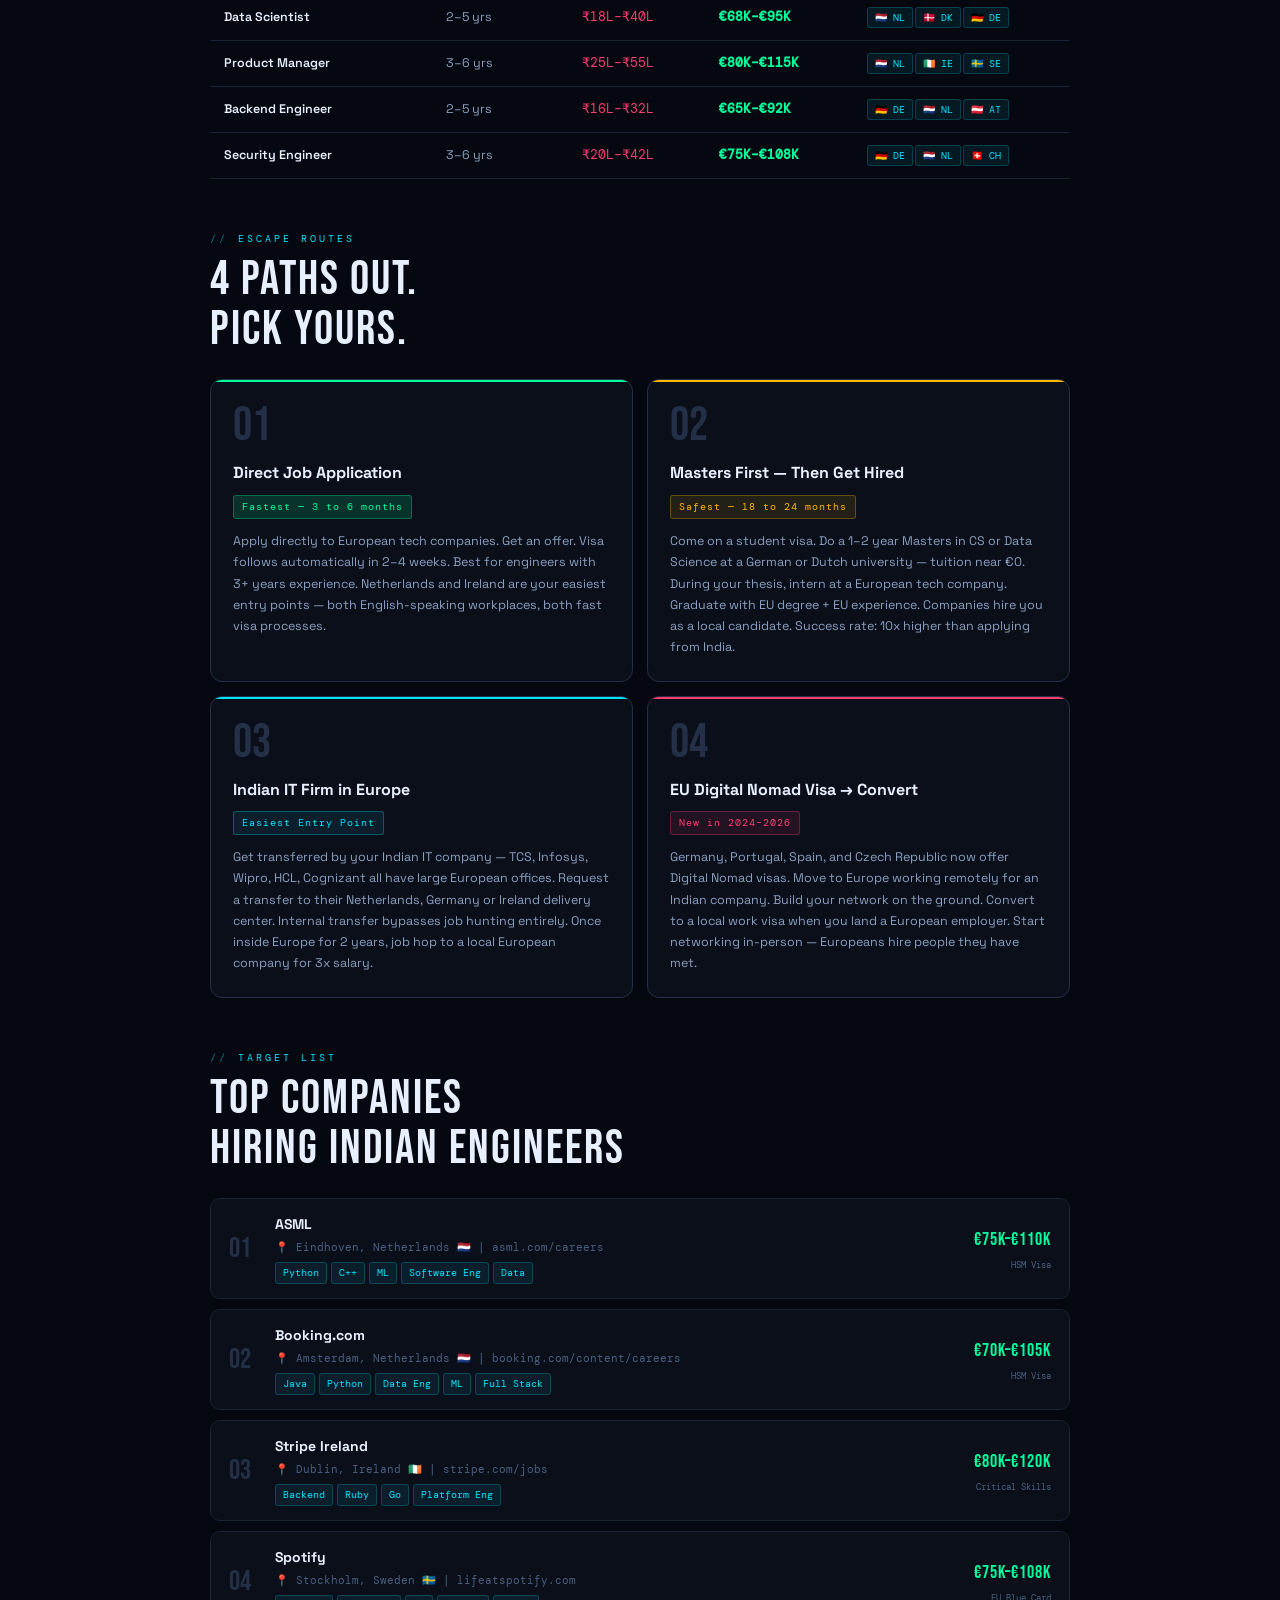
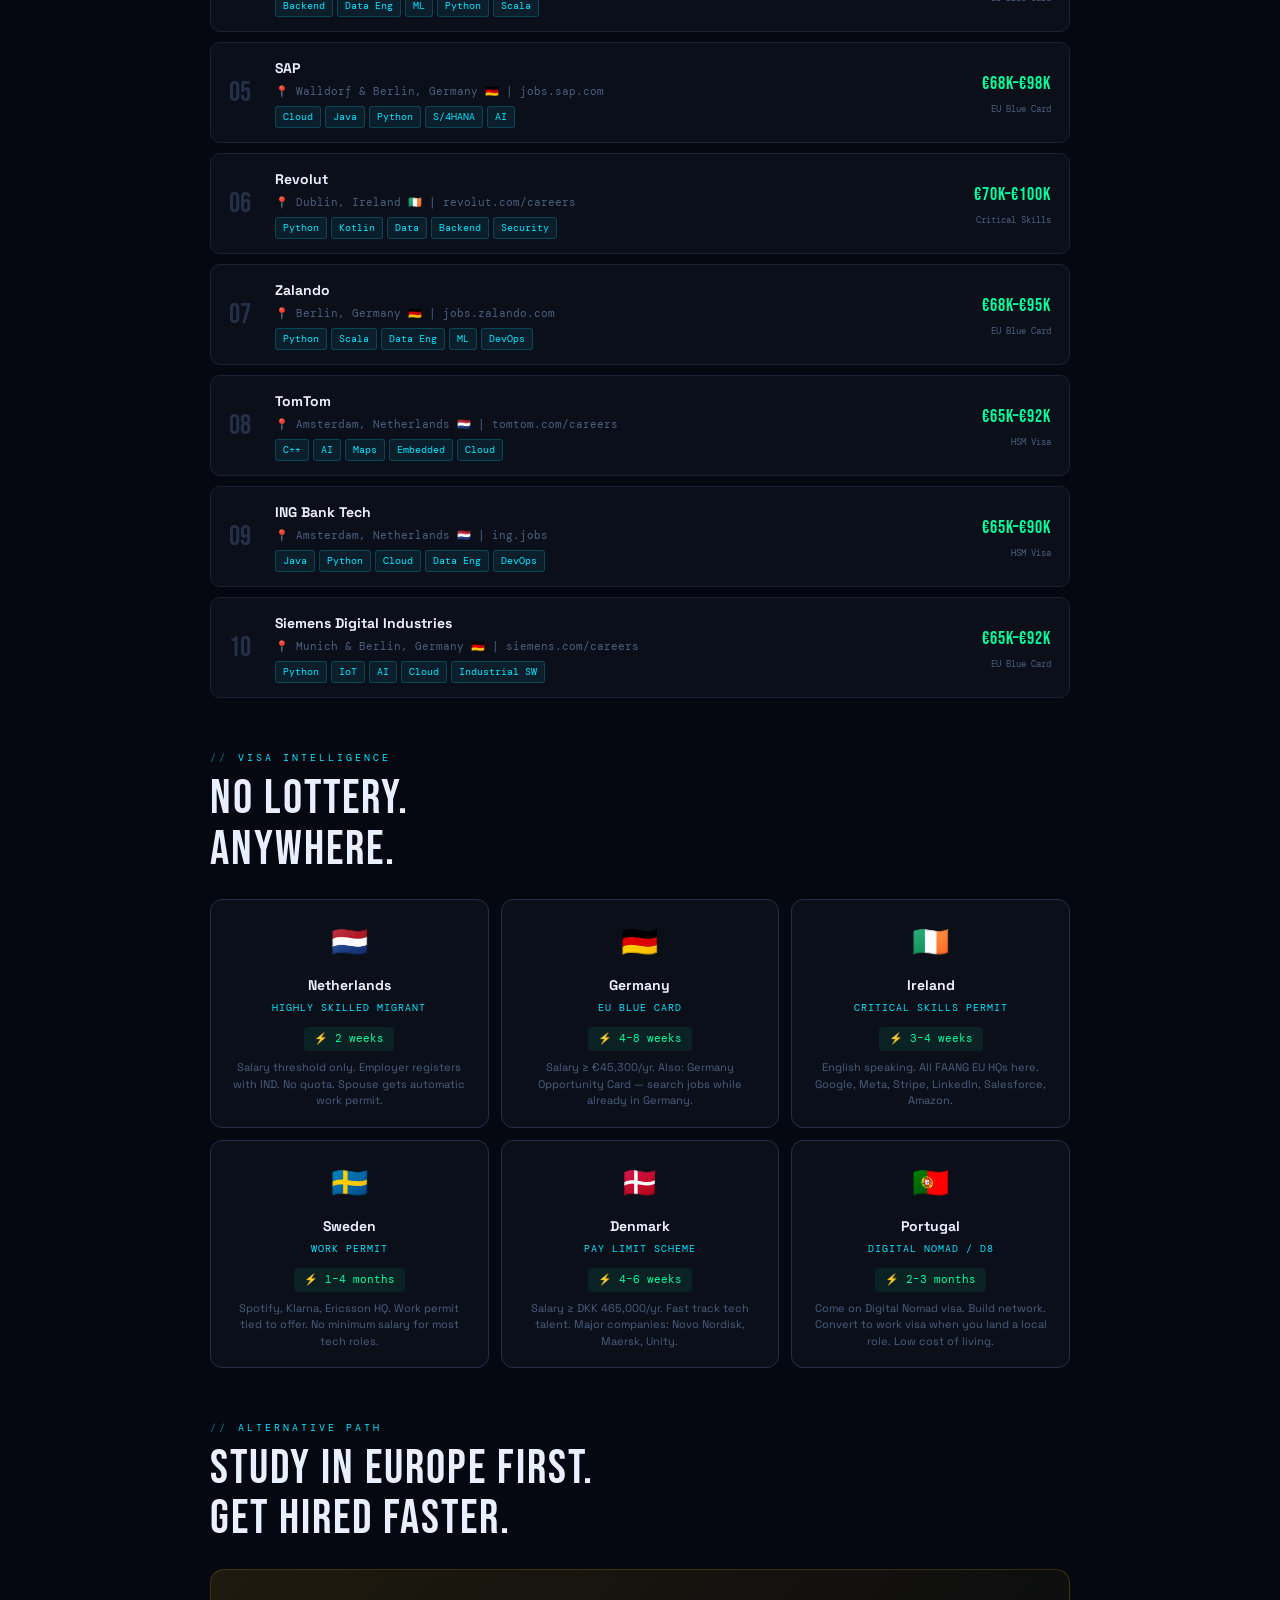
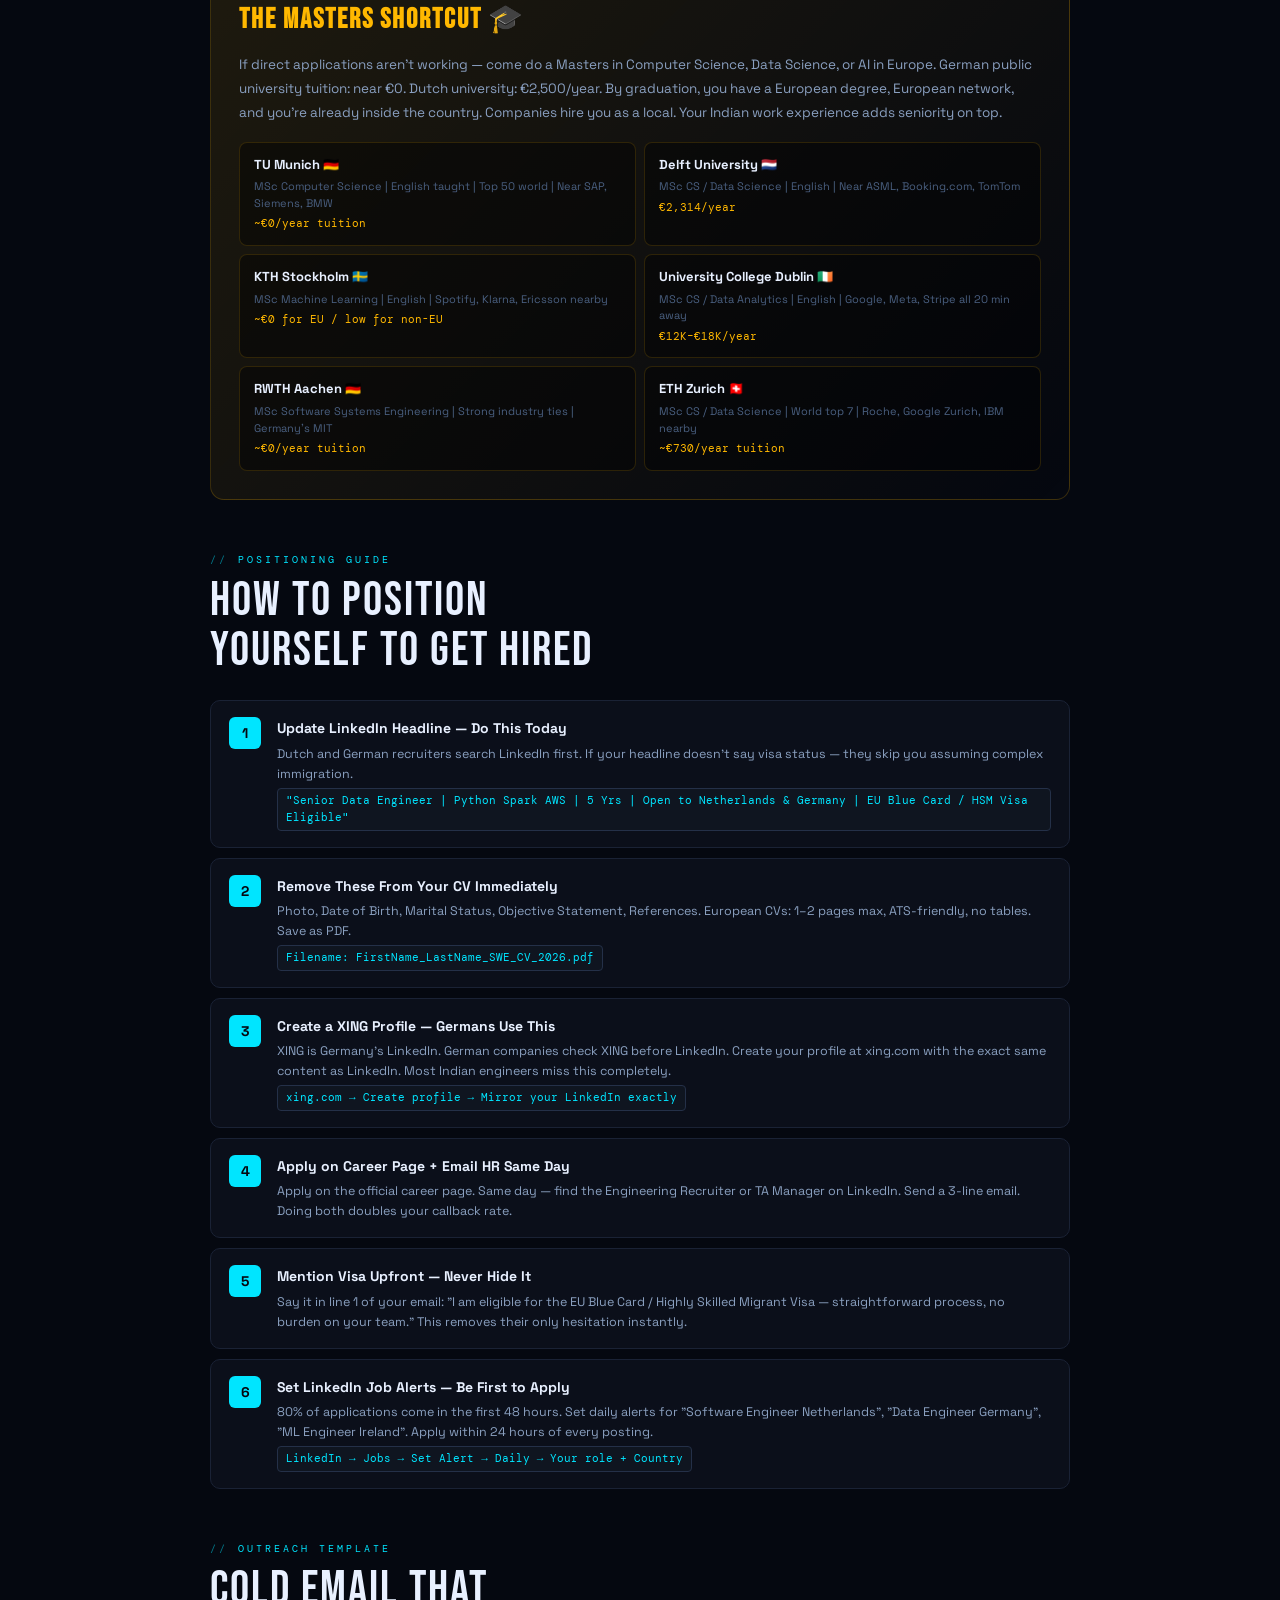
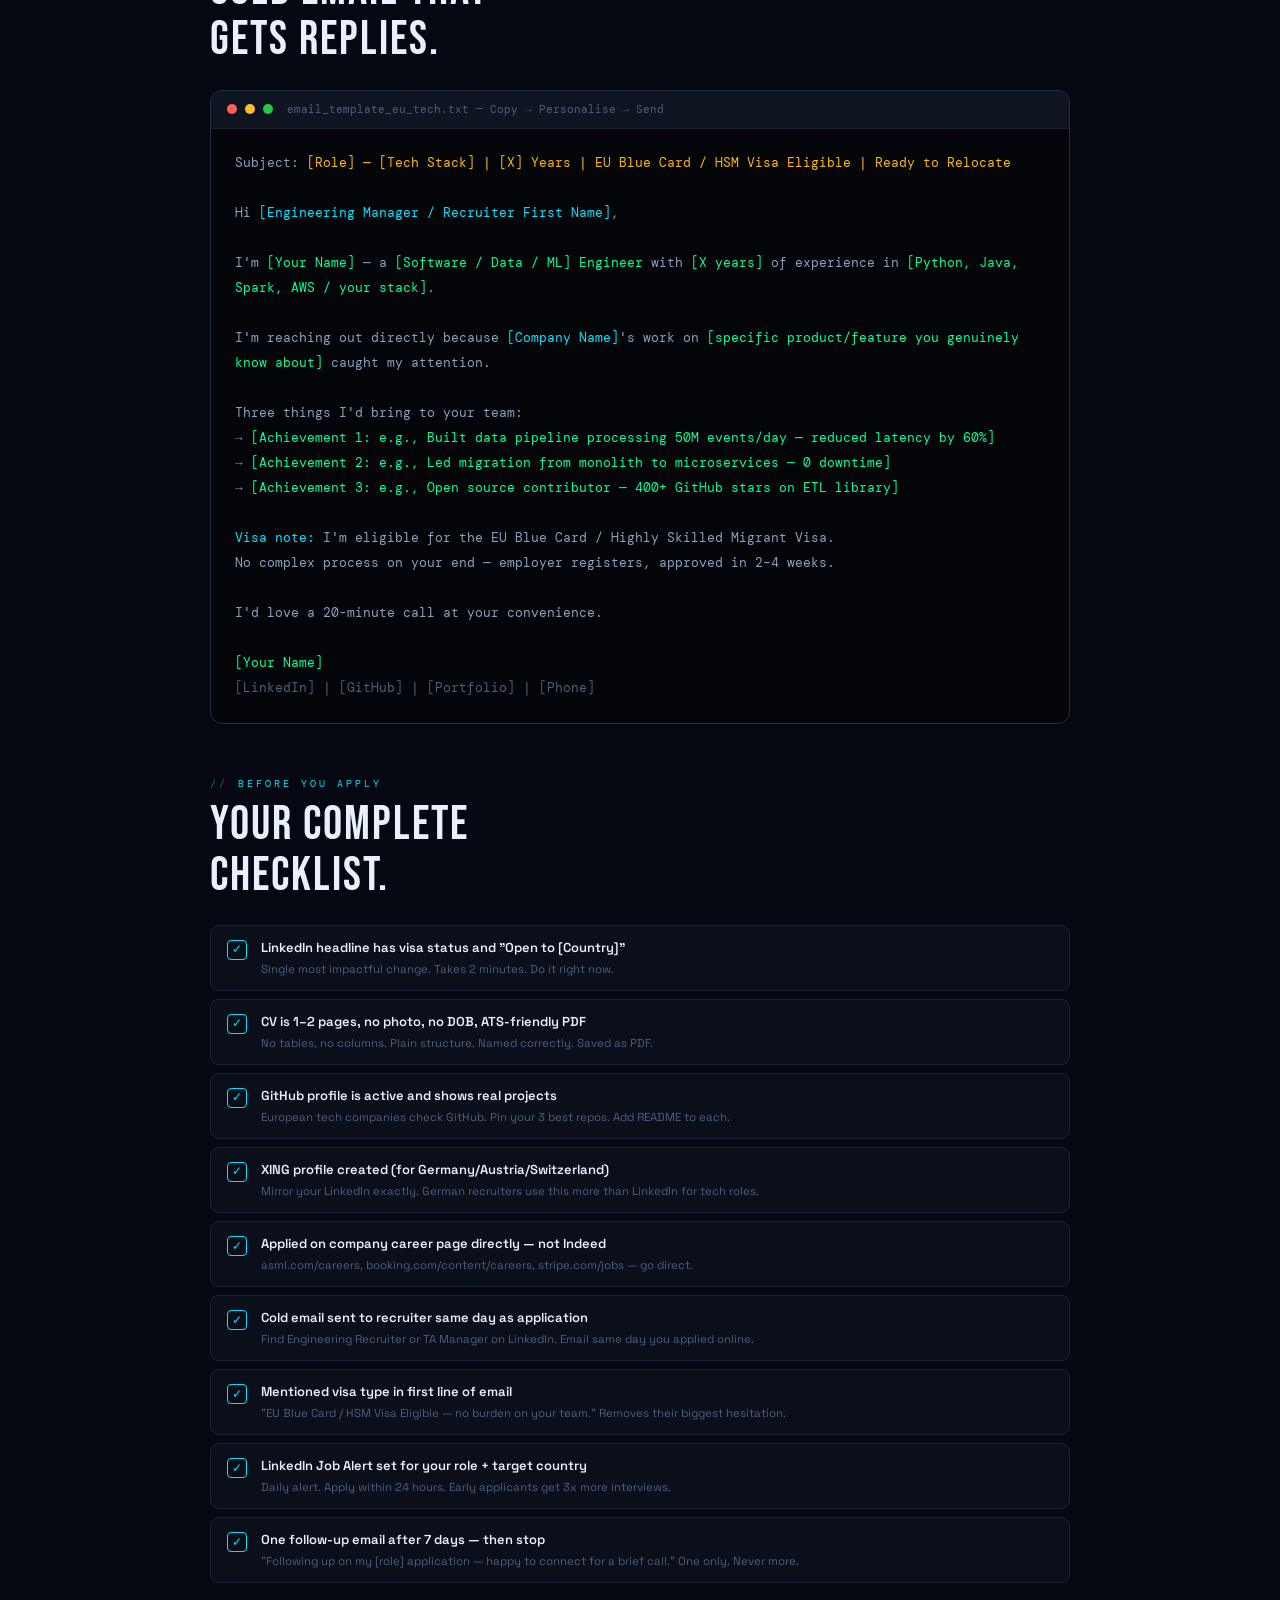
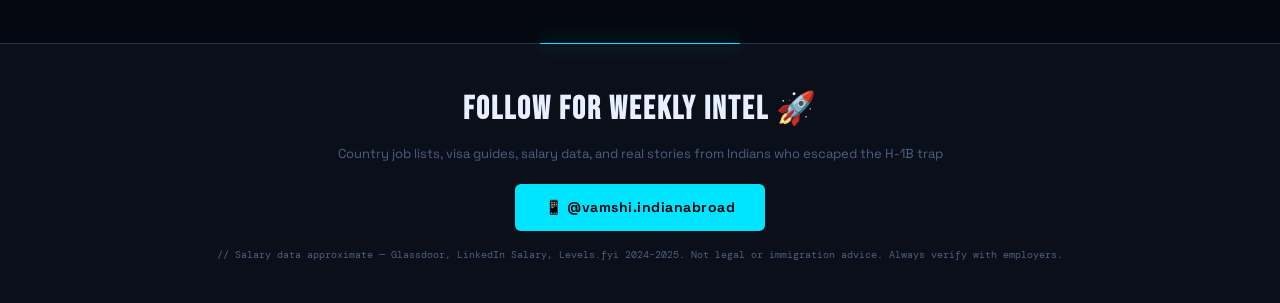
<file: h1b_escape_europe_guide_2026 (1).html>
<!DOCTYPE html>
<html lang="en">
<head>
<meta charset="UTF-8"/>
<meta name="viewport" content="width=device-width, initial-scale=1.0"/>
<title>The H-1B Escape Plan — Europe for Indian Engineers 2026</title>
<link href="https://fonts.googleapis.com/css2?family=Space+Grotesk:wght@300;400;500;600;700&family=Bebas+Neue&family=DM+Mono:ital,wght@0,300;0,400;1,400&display=swap" rel="stylesheet"/>
<style>
:root {
  --bg: #050810;
  --surface: #0b0f1a;
  --surface2: #0f1520;
  --border: #1a2235;
  --border2: #243048;
  --cyan: #00e5ff;
  --cyan-dim: rgba(0,229,255,0.08);
  --cyan-mid: rgba(0,229,255,0.15);
  --green: #00ff9d;
  --green-dim: rgba(0,255,157,0.08);
  --red: #ff3d71;
  --red-dim: rgba(255,61,113,0.1);
  --amber: #ffb800;
  --amber-dim: rgba(255,184,0,0.1);
  --white: #e8f0ff;
  --muted: #4a6080;
  --text: #8aa0c0;
  --font-display: 'Bebas Neue', sans-serif;
  --font-body: 'Space Grotesk', sans-serif;
  --font-mono: 'DM Mono', monospace;
}

* { margin:0; padding:0; box-sizing:border-box; }

html { scroll-behavior: smooth; }

body {
  background: var(--bg);
  color: var(--text);
  font-family: var(--font-body);
  overflow-x: hidden;
  line-height: 1.6;
}

/* ── GRID OVERLAY ── */
body::before {
  content: '';
  position: fixed;
  inset: 0;
  background-image:
    linear-gradient(rgba(0,229,255,0.015) 1px, transparent 1px),
    linear-gradient(90deg, rgba(0,229,255,0.015) 1px, transparent 1px);
  background-size: 60px 60px;
  pointer-events: none;
  z-index: 0;
}

.wrap {
  max-width: 900px;
  margin: 0 auto;
  padding: 0 20px;
  position: relative;
  z-index: 1;
}

/* ── TOP ALERT BAR ── */
.alert-bar {
  background: var(--red);
  color: white;
  text-align: center;
  padding: 10px 20px;
  font-size: 12px;
  font-weight: 600;
  letter-spacing: 1.5px;
  text-transform: uppercase;
  position: relative;
  z-index: 10;
}
.alert-bar span { opacity: 0.7; margin: 0 8px; }

/* ── HERO ── */
.hero {
  padding: 70px 0 60px;
  border-bottom: 1px solid var(--border);
}
.hero-eyebrow {
  display: inline-flex;
  align-items: center;
  gap: 8px;
  font-family: var(--font-mono);
  font-size: 11px;
  color: var(--cyan);
  letter-spacing: 2px;
  text-transform: uppercase;
  margin-bottom: 24px;
}
.hero-eyebrow::before {
  content: '';
  width: 24px; height: 1px;
  background: var(--cyan);
}
.hero h1 {
  font-family: var(--font-display);
  font-size: clamp(52px, 10vw, 108px);
  line-height: 0.95;
  color: var(--white);
  letter-spacing: 2px;
  margin-bottom: 16px;
}
.hero h1 .red { color: var(--red); }
.hero h1 .cyan { color: var(--cyan); }
.hero-sub {
  font-size: 16px;
  color: var(--text);
  max-width: 580px;
  line-height: 1.7;
  margin-bottom: 40px;
  font-weight: 300;
}
.hero-sub strong { color: var(--white); font-weight: 600; }

/* hero stat pills */
.hero-pills {
  display: flex;
  flex-wrap: wrap;
  gap: 10px;
  margin-bottom: 40px;
}
.hpill {
  display: flex;
  align-items: center;
  gap: 8px;
  background: var(--surface2);
  border: 1px solid var(--border2);
  border-radius: 6px;
  padding: 8px 14px;
  font-size: 12px;
}
.hpill-dot {
  width: 7px; height: 7px;
  border-radius: 50%;
  flex-shrink: 0;
}
.hpill-dot.green { background: var(--green); box-shadow: 0 0 6px var(--green); }
.hpill-dot.red { background: var(--red); }
.hpill-dot.amber { background: var(--amber); }
.hpill-val { color: var(--white); font-weight: 600; }
.hpill-lbl { color: var(--muted); }

/* ── SALARY SHOWDOWN ── */
.showdown {
  display: grid;
  grid-template-columns: 1fr 80px 1fr;
  gap: 0;
  border: 1px solid var(--border2);
  border-radius: 14px;
  overflow: hidden;
  margin-top: 4px;
}
.sd-side { padding: 28px 24px; }
.sd-side.trap {
  background: linear-gradient(135deg, var(--red-dim), rgba(0,0,0,0));
  border-right: 1px solid var(--border);
}
.sd-side.escape {
  background: linear-gradient(135deg, var(--cyan-dim), rgba(0,0,0,0));
}
.sd-middle {
  background: var(--surface2);
  display: flex; flex-direction: column;
  align-items: center; justify-content: center;
  gap: 8px;
  font-family: var(--font-display);
  font-size: 28px;
  color: var(--white);
  letter-spacing: 2px;
  border-left: 1px solid var(--border);
  border-right: 1px solid var(--border);
}
.sd-middle small { font-family: var(--font-mono); font-size: 10px; color: var(--muted); letter-spacing: 2px; }
.sd-flag { font-size: 32px; margin-bottom: 8px; }
.sd-label { font-family: var(--font-mono); font-size: 10px; letter-spacing: 2px; text-transform: uppercase; margin-bottom: 10px; }
.sd-label.bad { color: var(--red); }
.sd-label.good { color: var(--green); }
.sd-amount {
  font-family: var(--font-display);
  font-size: 36px;
  letter-spacing: 1px;
  line-height: 1;
  margin-bottom: 4px;
}
.sd-amount.bad { color: var(--red); }
.sd-amount.good { color: var(--green); }
.sd-per { font-size: 11px; color: var(--muted); }
.sd-roles { margin-top: 14px; display: flex; flex-direction: column; gap: 6px; }
.sd-role {
  font-size: 12px;
  color: var(--text);
  display: flex;
  align-items: center;
  gap: 8px;
}
.sd-role::before {
  content: '→';
  font-family: var(--font-mono);
  font-size: 10px;
  color: var(--muted);
}

/* ── SECTION ── */
.section { padding: 52px 0 0; }
.sec-tag {
  font-family: var(--font-mono);
  font-size: 10px;
  letter-spacing: 3px;
  text-transform: uppercase;
  color: var(--cyan);
  margin-bottom: 8px;
  display: flex;
  align-items: center;
  gap: 10px;
}
.sec-tag::before { content: '//'; opacity: 0.5; }
.sec-h2 {
  font-family: var(--font-display);
  font-size: clamp(28px, 5vw, 48px);
  color: var(--white);
  letter-spacing: 2px;
  line-height: 1.05;
  margin-bottom: 24px;
}

/* ── PROFILE MATRIX ── */
.matrix { width: 100%; border-collapse: collapse; margin-top: 4px; }
.matrix thead tr { background: var(--surface2); }
.matrix th {
  padding: 11px 14px;
  font-family: var(--font-mono);
  font-size: 10px;
  font-weight: 400;
  letter-spacing: 2px;
  text-transform: uppercase;
  color: var(--cyan);
  text-align: left;
  border-bottom: 1px solid var(--border2);
}
.matrix td {
  padding: 11px 14px;
  font-size: 12.5px;
  border-bottom: 1px solid var(--border);
  vertical-align: middle;
  line-height: 1.5;
}
.matrix tr:hover td { background: var(--cyan-dim); }
.eu-sal { color: var(--green); font-weight: 700; font-family: var(--font-mono); }
.in-sal { color: var(--red); font-family: var(--font-mono); }
.ctag {
  display: inline-block;
  background: var(--cyan-dim);
  color: var(--cyan);
  font-family: var(--font-mono);
  font-size: 10px;
  padding: 2px 7px;
  border-radius: 3px;
  margin: 1px;
  border: 1px solid rgba(0,229,255,0.2);
}

/* ── PATH CARDS ── */
.paths { display: grid; grid-template-columns: 1fr 1fr; gap: 14px; margin-top: 4px; }
@media(max-width:580px){ .paths { grid-template-columns: 1fr; } }

.path-card {
  background: var(--surface);
  border: 1px solid var(--border2);
  border-radius: 12px;
  padding: 22px;
  position: relative;
  overflow: hidden;
  transition: border-color 0.3s;
}
.path-card::before {
  content: '';
  position: absolute;
  top: 0; left: 0; right: 0;
  height: 2px;
}
.path-card.path-fast::before { background: var(--green); }
.path-card.path-study::before { background: var(--amber); }
.path-card.path-contract::before { background: var(--cyan); }
.path-card.path-remote::before { background: var(--red); }
.path-card:hover { border-color: var(--border2); transform: translateY(-2px); }

.path-num {
  font-family: var(--font-display);
  font-size: 48px;
  color: var(--border2);
  line-height: 1;
  margin-bottom: 10px;
}
.path-title {
  font-size: 16px;
  font-weight: 700;
  color: var(--white);
  margin-bottom: 6px;
}
.path-badge {
  display: inline-block;
  font-family: var(--font-mono);
  font-size: 10px;
  letter-spacing: 1px;
  padding: 3px 8px;
  border-radius: 3px;
  margin-bottom: 12px;
}
.path-fast .path-badge { background: rgba(0,255,157,0.15); color: var(--green); border: 1px solid rgba(0,255,157,0.3); }
.path-study .path-badge { background: var(--amber-dim); color: var(--amber); border: 1px solid rgba(255,184,0,0.3); }
.path-contract .path-badge { background: var(--cyan-dim); color: var(--cyan); border: 1px solid rgba(0,229,255,0.3); }
.path-remote .path-badge { background: var(--red-dim); color: var(--red); border: 1px solid rgba(255,61,113,0.3); }
.path-body { font-size: 12.5px; color: var(--text); line-height: 1.7; }

/* ── COMPANIES ── */
.co-grid { display: grid; gap: 10px; margin-top: 4px; }
.co-row {
  background: var(--surface);
  border: 1px solid var(--border);
  border-radius: 10px;
  padding: 14px 18px;
  display: flex;
  align-items: center;
  gap: 14px;
  transition: border-color 0.2s;
}
.co-row:hover { border-color: var(--cyan); }
.co-rank {
  font-family: var(--font-display);
  font-size: 28px;
  color: var(--border2);
  min-width: 32px;
  line-height: 1;
}
.co-info { flex: 1; }
.co-name { font-size: 14px; font-weight: 700; color: var(--white); margin-bottom: 3px; }
.co-loc { font-family: var(--font-mono); font-size: 11px; color: var(--muted); margin-bottom: 6px; }
.co-tags { display: flex; flex-wrap: wrap; gap: 4px; }
.co-tag {
  font-family: var(--font-mono);
  font-size: 10px;
  padding: 2px 7px;
  border-radius: 3px;
  border: 1px solid rgba(0,229,255,0.2);
  background: var(--cyan-dim);
  color: var(--cyan);
}
.co-right { text-align: right; }
.co-sal {
  font-family: var(--font-display);
  font-size: 18px;
  color: var(--green);
  letter-spacing: 1px;
  white-space: nowrap;
}
.co-visa { font-family: var(--font-mono); font-size: 9px; color: var(--muted); margin-top: 3px; }

/* ── VISA GRID ── */
.visa-cards { display: grid; grid-template-columns: repeat(3,1fr); gap: 12px; margin-top: 4px; }
@media(max-width:560px){ .visa-cards { grid-template-columns: 1fr; } }

.visa-card {
  background: var(--surface);
  border: 1px solid var(--border2);
  border-radius: 12px;
  padding: 18px 16px;
  text-align: center;
}
.vc-flag { font-size: 30px; margin-bottom: 8px; }
.vc-country { font-size: 14px; font-weight: 700; color: var(--white); margin-bottom: 4px; }
.vc-visa { font-family: var(--font-mono); font-size: 10px; color: var(--cyan); margin-bottom: 8px; letter-spacing: 1px; }
.vc-time {
  display: inline-block;
  background: var(--green-dim);
  color: var(--green);
  font-family: var(--font-mono);
  font-size: 11px;
  padding: 3px 10px;
  border-radius: 4px;
  margin-bottom: 8px;
}
.vc-note { font-size: 11px; color: var(--muted); line-height: 1.5; }

/* ── MASTERS ── */
.masters-card {
  background: linear-gradient(135deg, var(--amber-dim), rgba(0,0,0,0));
  border: 1px solid rgba(255,184,0,0.2);
  border-radius: 14px;
  padding: 28px;
  margin-top: 4px;
}
.masters-card h3 {
  font-family: var(--font-display);
  font-size: 28px;
  color: var(--amber);
  letter-spacing: 2px;
  margin-bottom: 10px;
}
.masters-card p { font-size: 13.5px; line-height: 1.8; margin-bottom: 16px; }
.uni-grid { display: grid; grid-template-columns: repeat(2,1fr); gap: 8px; margin-top: 4px; }
@media(max-width:480px){ .uni-grid { grid-template-columns: 1fr; } }
.uni-item {
  background: rgba(0,0,0,0.4);
  border: 1px solid rgba(255,184,0,0.15);
  border-radius: 8px;
  padding: 12px 14px;
}
.uni-name { font-size: 13px; font-weight: 700; color: var(--white); margin-bottom: 3px; }
.uni-detail { font-size: 11px; color: var(--muted); line-height: 1.5; }
.uni-cost { font-family: var(--font-mono); font-size: 11px; color: var(--amber); margin-top: 4px; }

/* ── POSITIONING GUIDE ── */
.position-grid { display: grid; gap: 10px; margin-top: 4px; }
.pos-item {
  background: var(--surface);
  border: 1px solid var(--border);
  border-radius: 10px;
  padding: 16px 18px;
  display: flex;
  gap: 16px;
  align-items: flex-start;
}
.pos-step {
  width: 32px; height: 32px;
  background: var(--cyan);
  color: var(--bg);
  border-radius: 6px;
  display: flex; align-items: center; justify-content: center;
  font-weight: 800;
  font-size: 14px;
  flex-shrink: 0;
}
.pos-title { font-size: 14px; font-weight: 700; color: var(--white); margin-bottom: 4px; }
.pos-body { font-size: 12.5px; color: var(--text); line-height: 1.6; }
.pos-code {
  display: inline-block;
  background: var(--surface2);
  border: 1px solid var(--border2);
  font-family: var(--font-mono);
  font-size: 11px;
  color: var(--cyan);
  padding: 3px 8px;
  border-radius: 4px;
  margin-top: 4px;
}

/* ── EMAIL TEMPLATE ── */
.email-terminal {
  background: #030508;
  border: 1px solid var(--border2);
  border-radius: 12px;
  overflow: hidden;
  margin-top: 4px;
}
.et-titlebar {
  background: var(--surface2);
  padding: 10px 16px;
  display: flex;
  align-items: center;
  gap: 8px;
  border-bottom: 1px solid var(--border);
}
.et-dot { width: 10px; height: 10px; border-radius: 50%; }
.et-dot.r { background: #ff5f57; }
.et-dot.y { background: #ffbd2e; }
.et-dot.g { background: #28c840; }
.et-title { font-family: var(--font-mono); font-size: 11px; color: var(--muted); margin-left: 6px; }
.et-body {
  padding: 22px 24px;
  font-family: var(--font-mono);
  font-size: 12.5px;
  line-height: 2;
  color: var(--text);
  white-space: pre-line;
}
.et-subj { color: var(--amber); }
.et-hl { color: var(--cyan); }
.et-fill { color: var(--green); }
.et-muted { color: var(--muted); }

/* ── CHECKLIST ── */
.checklist { display: grid; gap: 8px; margin-top: 4px; }
.chk {
  background: var(--surface);
  border: 1px solid var(--border);
  border-radius: 8px;
  padding: 12px 16px;
  display: flex;
  gap: 14px;
  align-items: flex-start;
  transition: border-color 0.2s;
}
.chk:hover { border-color: var(--cyan); }
.chk-box {
  width: 20px; height: 20px;
  border: 1.5px solid var(--cyan);
  border-radius: 4px;
  flex-shrink: 0;
  margin-top: 2px;
  display: flex; align-items: center; justify-content: center;
  font-family: var(--font-mono);
  font-size: 12px;
  color: var(--cyan);
}
.chk-t { font-size: 13px; font-weight: 600; color: var(--white); margin-bottom: 2px; }
.chk-s { font-size: 11.5px; color: var(--muted); line-height: 1.5; }

/* ── FOOTER ── */
.footer {
  margin-top: 60px;
  background: var(--surface);
  border-top: 1px solid var(--border2);
  padding: 40px 0;
  text-align: center;
  position: relative;
  z-index: 1;
}
.footer::before {
  content: '';
  position: absolute;
  top: -1px; left: 50%; transform: translateX(-50%);
  width: 200px; height: 1px;
  background: var(--cyan);
  box-shadow: 0 0 20px var(--cyan);
}
.footer h3 {
  font-family: var(--font-display);
  font-size: 32px;
  color: var(--white);
  letter-spacing: 2px;
  margin-bottom: 8px;
}
.footer p { font-size: 13px; color: var(--muted); margin-bottom: 20px; }
.ig-btn {
  display: inline-flex;
  align-items: center;
  gap: 8px;
  background: var(--cyan);
  color: var(--bg);
  font-weight: 800;
  font-size: 14px;
  padding: 12px 30px;
  border-radius: 6px;
  text-decoration: none;
  transition: opacity 0.2s;
  letter-spacing: 0.5px;
}
.ig-btn:hover { opacity: 0.85; }
.footer-disc { margin-top: 16px; font-family: var(--font-mono); font-size: 10px; color: var(--muted); }

/* scrollbar */
::-webkit-scrollbar { width: 4px; }
::-webkit-scrollbar-track { background: var(--bg); }
::-webkit-scrollbar-thumb { background: var(--border2); border-radius: 4px; }

@media(max-width:560px){
  .showdown { grid-template-columns: 1fr; }
  .sd-middle { padding: 12px; flex-direction: row; }
  .matrix { font-size: 11px; }
  .matrix th, .matrix td { padding: 8px 10px; }
}
</style>
</head>
<body>

<div class="alert-bar">
  🚨 H-1B Rejection Rate Rising in 2026 <span>|</span> 7,300+ Indian Tech Professionals Returned to India This Year <span>|</span> There Is a Better Way
</div>

<div class="wrap">

<!-- HERO -->
<div class="hero">
  <div class="hero-eyebrow">Indian Engineers — 2026 Escape Plan</div>
  <h1>ESCAPE<br/>THE <span class="red">H-1B</span><br/><span class="cyan">TRAP.</span></h1>
  <p class="hero-sub">The US H-1B lottery is a <strong>random number generator</strong> deciding your life. Europe has no lottery. No quota. No waiting. Just a job offer — and you're in.</p>

  <div class="hero-pills">
    <div class="hpill"><div class="hpill-dot red"></div><span class="hpill-val">67%</span><span class="hpill-lbl">H-1B rejection rate 2025</span></div>
    <div class="hpill"><div class="hpill-dot amber"></div><span class="hpill-val">7,300+</span><span class="hpill-lbl">Indian tech pros returned to India this year</span></div>
    <div class="hpill"><div class="hpill-dot green"></div><span class="hpill-val">2 weeks</span><span class="hpill-lbl">Netherlands visa approval time</span></div>
    <div class="hpill"><div class="hpill-dot green"></div><span class="hpill-val">0</span><span class="hpill-lbl">Lottery. Quota. Waiting years.</span></div>
  </div>

  <div class="showdown">
    <div class="sd-side trap">
      <div class="sd-flag">🇮🇳→🇺🇸</div>
      <div class="sd-label bad">// The H-1B Trap</div>
      <div class="sd-amount bad">₹18L–₹35L</div>
      <div class="sd-per">average Indian IT salary in India/year</div>
      <div class="sd-roles">
        <div class="sd-role">67% H-1B rejection rate</div>
        <div class="sd-role">Years on waiting list</div>
        <div class="sd-role">Job tied to employer</div>
        <div class="sd-role">Deportation risk</div>
        <div class="sd-role">No stability</div>
      </div>
    </div>
    <div class="sd-middle">
      VS
      <small>Choose<br/>wisely</small>
    </div>
    <div class="sd-side escape">
      <div class="sd-flag">🇮🇳→🇪🇺</div>
      <div class="sd-label good">// The Europe Escape</div>
      <div class="sd-amount good">₹75L–₹1.2Cr</div>
      <div class="sd-per">European tech salary per year</div>
      <div class="sd-roles">
        <div class="sd-role">No lottery. Job offer = visa.</div>
        <div class="sd-role">Approved in 2–4 weeks</div>
        <div class="sd-role">Change jobs freely</div>
        <div class="sd-role">PR in 5 years</div>
        <div class="sd-role">Spouse works immediately</div>
      </div>
    </div>
  </div>
</div>

<!-- SALARY BY ROLE -->
<div class="section">
  <div class="sec-tag">salary intelligence</div>
  <div class="sec-h2">WHAT EUROPE PAYS<br/>YOUR EXACT ROLE</div>
  <table class="matrix">
    <thead>
      <tr>
        <th>Role</th>
        <th>Experience</th>
        <th>India/year</th>
        <th>Europe/year</th>
        <th>Top Countries</th>
      </tr>
    </thead>
    <tbody>
      <tr>
        <td style="color:var(--white);font-weight:600">Software Engineer</td>
        <td>2–5 yrs</td>
        <td class="in-sal">₹15L–₹28L</td>
        <td class="eu-sal">€65K–€90K</td>
        <td><span class="ctag">🇳🇱 NL</span><span class="ctag">🇩🇪 DE</span><span class="ctag">🇮🇪 IE</span></td>
      </tr>
      <tr>
        <td style="color:var(--white);font-weight:600">Data Engineer</td>
        <td>2–5 yrs</td>
        <td class="in-sal">₹18L–₹35L</td>
        <td class="eu-sal">€68K–€95K</td>
        <td><span class="ctag">🇳🇱 NL</span><span class="ctag">🇸🇪 SE</span><span class="ctag">🇩🇪 DE</span></td>
      </tr>
      <tr>
        <td style="color:var(--white);font-weight:600">ML / AI Engineer</td>
        <td>2–5 yrs</td>
        <td class="in-sal">₹22L–₹45L</td>
        <td class="eu-sal">€75K–€110K</td>
        <td><span class="ctag">🇳🇱 NL</span><span class="ctag">🇩🇪 DE</span><span class="ctag">🇨🇭 CH</span></td>
      </tr>
      <tr>
        <td style="color:var(--white);font-weight:600">DevOps / Cloud Engineer</td>
        <td>2–5 yrs</td>
        <td class="in-sal">₹18L–₹38L</td>
        <td class="eu-sal">€70K–€100K</td>
        <td><span class="ctag">🇮🇪 IE</span><span class="ctag">🇩🇪 DE</span><span class="ctag">🇳🇱 NL</span></td>
      </tr>
      <tr>
        <td style="color:var(--white);font-weight:600">Full Stack Developer</td>
        <td>2–5 yrs</td>
        <td class="in-sal">₹14L–₹28L</td>
        <td class="eu-sal">€60K–€88K</td>
        <td><span class="ctag">🇮🇪 IE</span><span class="ctag">🇳🇱 NL</span><span class="ctag">🇸🇪 SE</span></td>
      </tr>
      <tr>
        <td style="color:var(--white);font-weight:600">Data Scientist</td>
        <td>2–5 yrs</td>
        <td class="in-sal">₹18L–₹40L</td>
        <td class="eu-sal">€68K–€95K</td>
        <td><span class="ctag">🇳🇱 NL</span><span class="ctag">🇩🇰 DK</span><span class="ctag">🇩🇪 DE</span></td>
      </tr>
      <tr>
        <td style="color:var(--white);font-weight:600">Product Manager</td>
        <td>3–6 yrs</td>
        <td class="in-sal">₹25L–₹55L</td>
        <td class="eu-sal">€80K–€115K</td>
        <td><span class="ctag">🇳🇱 NL</span><span class="ctag">🇮🇪 IE</span><span class="ctag">🇸🇪 SE</span></td>
      </tr>
      <tr>
        <td style="color:var(--white);font-weight:600">Backend Engineer</td>
        <td>2–5 yrs</td>
        <td class="in-sal">₹16L–₹32L</td>
        <td class="eu-sal">€65K–€92K</td>
        <td><span class="ctag">🇩🇪 DE</span><span class="ctag">🇳🇱 NL</span><span class="ctag">🇦🇹 AT</span></td>
      </tr>
      <tr>
        <td style="color:var(--white);font-weight:600">Security Engineer</td>
        <td>3–6 yrs</td>
        <td class="in-sal">₹20L–₹42L</td>
        <td class="eu-sal">€75K–€108K</td>
        <td><span class="ctag">🇩🇪 DE</span><span class="ctag">🇳🇱 NL</span><span class="ctag">🇨🇭 CH</span></td>
      </tr>
    </tbody>
  </table>
</div>

<!-- 4 PATHS -->
<div class="section">
  <div class="sec-tag">escape routes</div>
  <div class="sec-h2">4 PATHS OUT.<br/>PICK YOURS.</div>
  <div class="paths">

    <div class="path-card path-fast">
      <div class="path-num">01</div>
      <div class="path-title">Direct Job Application</div>
      <div class="path-badge">Fastest — 3 to 6 months</div>
      <div class="path-body">Apply directly to European tech companies. Get an offer. Visa follows automatically in 2–4 weeks. Best for engineers with 3+ years experience. Netherlands and Ireland are your easiest entry points — both English-speaking workplaces, both fast visa processes.</div>
    </div>

    <div class="path-card path-study">
      <div class="path-num">02</div>
      <div class="path-title">Masters First — Then Get Hired</div>
      <div class="path-badge">Safest — 18 to 24 months</div>
      <div class="path-body">Come on a student visa. Do a 1–2 year Masters in CS or Data Science at a German or Dutch university — tuition near €0. During your thesis, intern at a European tech company. Graduate with EU degree + EU experience. Companies hire you as a local candidate. Success rate: 10x higher than applying from India.</div>
    </div>

    <div class="path-card path-contract">
      <div class="path-num">03</div>
      <div class="path-title">Indian IT Firm in Europe</div>
      <div class="path-badge">Easiest Entry Point</div>
      <div class="path-body">Get transferred by your Indian IT company — TCS, Infosys, Wipro, HCL, Cognizant all have large European offices. Request a transfer to their Netherlands, Germany or Ireland delivery center. Internal transfer bypasses job hunting entirely. Once inside Europe for 2 years, job hop to a local European company for 3x salary.</div>
    </div>

    <div class="path-card path-remote">
      <div class="path-num">04</div>
      <div class="path-title">EU Digital Nomad Visa → Convert</div>
      <div class="path-badge">New in 2024–2026</div>
      <div class="path-body">Germany, Portugal, Spain, and Czech Republic now offer Digital Nomad visas. Move to Europe working remotely for an Indian company. Build your network on the ground. Convert to a local work visa when you land a European employer. Start networking in-person — Europeans hire people they have met.</div>
    </div>

  </div>
</div>

<!-- TOP COMPANIES -->
<div class="section">
  <div class="sec-tag">target list</div>
  <div class="sec-h2">TOP COMPANIES<br/>HIRING INDIAN ENGINEERS</div>
  <div class="co-grid">
    <div class="co-row">
      <div class="co-rank">01</div>
      <div class="co-info">
        <div class="co-name">ASML</div>
        <div class="co-loc">📍 Eindhoven, Netherlands 🇳🇱 | asml.com/careers</div>
        <div class="co-tags"><span class="co-tag">Python</span><span class="co-tag">C++</span><span class="co-tag">ML</span><span class="co-tag">Software Eng</span><span class="co-tag">Data</span></div>
      </div>
      <div class="co-right"><div class="co-sal">€75K–€110K</div><div class="co-visa">HSM Visa</div></div>
    </div>
    <div class="co-row">
      <div class="co-rank">02</div>
      <div class="co-info">
        <div class="co-name">Booking.com</div>
        <div class="co-loc">📍 Amsterdam, Netherlands 🇳🇱 | booking.com/content/careers</div>
        <div class="co-tags"><span class="co-tag">Java</span><span class="co-tag">Python</span><span class="co-tag">Data Eng</span><span class="co-tag">ML</span><span class="co-tag">Full Stack</span></div>
      </div>
      <div class="co-right"><div class="co-sal">€70K–€105K</div><div class="co-visa">HSM Visa</div></div>
    </div>
    <div class="co-row">
      <div class="co-rank">03</div>
      <div class="co-info">
        <div class="co-name">Stripe Ireland</div>
        <div class="co-loc">📍 Dublin, Ireland 🇮🇪 | stripe.com/jobs</div>
        <div class="co-tags"><span class="co-tag">Backend</span><span class="co-tag">Ruby</span><span class="co-tag">Go</span><span class="co-tag">Platform Eng</span></div>
      </div>
      <div class="co-right"><div class="co-sal">€80K–€120K</div><div class="co-visa">Critical Skills</div></div>
    </div>
    <div class="co-row">
      <div class="co-rank">04</div>
      <div class="co-info">
        <div class="co-name">Spotify</div>
        <div class="co-loc">📍 Stockholm, Sweden 🇸🇪 | lifeatspotify.com</div>
        <div class="co-tags"><span class="co-tag">Backend</span><span class="co-tag">Data Eng</span><span class="co-tag">ML</span><span class="co-tag">Python</span><span class="co-tag">Scala</span></div>
      </div>
      <div class="co-right"><div class="co-sal">€75K–€108K</div><div class="co-visa">EU Blue Card</div></div>
    </div>
    <div class="co-row">
      <div class="co-rank">05</div>
      <div class="co-info">
        <div class="co-name">SAP</div>
        <div class="co-loc">📍 Walldorf & Berlin, Germany 🇩🇪 | jobs.sap.com</div>
        <div class="co-tags"><span class="co-tag">Cloud</span><span class="co-tag">Java</span><span class="co-tag">Python</span><span class="co-tag">S/4HANA</span><span class="co-tag">AI</span></div>
      </div>
      <div class="co-right"><div class="co-sal">€68K–€98K</div><div class="co-visa">EU Blue Card</div></div>
    </div>
    <div class="co-row">
      <div class="co-rank">06</div>
      <div class="co-info">
        <div class="co-name">Revolut</div>
        <div class="co-loc">📍 Dublin, Ireland 🇮🇪 | revolut.com/careers</div>
        <div class="co-tags"><span class="co-tag">Python</span><span class="co-tag">Kotlin</span><span class="co-tag">Data</span><span class="co-tag">Backend</span><span class="co-tag">Security</span></div>
      </div>
      <div class="co-right"><div class="co-sal">€70K–€100K</div><div class="co-visa">Critical Skills</div></div>
    </div>
    <div class="co-row">
      <div class="co-rank">07</div>
      <div class="co-info">
        <div class="co-name">Zalando</div>
        <div class="co-loc">📍 Berlin, Germany 🇩🇪 | jobs.zalando.com</div>
        <div class="co-tags"><span class="co-tag">Python</span><span class="co-tag">Scala</span><span class="co-tag">Data Eng</span><span class="co-tag">ML</span><span class="co-tag">DevOps</span></div>
      </div>
      <div class="co-right"><div class="co-sal">€68K–€95K</div><div class="co-visa">EU Blue Card</div></div>
    </div>
    <div class="co-row">
      <div class="co-rank">08</div>
      <div class="co-info">
        <div class="co-name">TomTom</div>
        <div class="co-loc">📍 Amsterdam, Netherlands 🇳🇱 | tomtom.com/careers</div>
        <div class="co-tags"><span class="co-tag">C++</span><span class="co-tag">AI</span><span class="co-tag">Maps</span><span class="co-tag">Embedded</span><span class="co-tag">Cloud</span></div>
      </div>
      <div class="co-right"><div class="co-sal">€65K–€92K</div><div class="co-visa">HSM Visa</div></div>
    </div>
    <div class="co-row">
      <div class="co-rank">09</div>
      <div class="co-info">
        <div class="co-name">ING Bank Tech</div>
        <div class="co-loc">📍 Amsterdam, Netherlands 🇳🇱 | ing.jobs</div>
        <div class="co-tags"><span class="co-tag">Java</span><span class="co-tag">Python</span><span class="co-tag">Cloud</span><span class="co-tag">Data Eng</span><span class="co-tag">DevOps</span></div>
      </div>
      <div class="co-right"><div class="co-sal">€65K–€90K</div><div class="co-visa">HSM Visa</div></div>
    </div>
    <div class="co-row">
      <div class="co-rank">10</div>
      <div class="co-info">
        <div class="co-name">Siemens Digital Industries</div>
        <div class="co-loc">📍 Munich & Berlin, Germany 🇩🇪 | siemens.com/careers</div>
        <div class="co-tags"><span class="co-tag">Python</span><span class="co-tag">IoT</span><span class="co-tag">AI</span><span class="co-tag">Cloud</span><span class="co-tag">Industrial SW</span></div>
      </div>
      <div class="co-right"><div class="co-sal">€65K–€92K</div><div class="co-visa">EU Blue Card</div></div>
    </div>
  </div>
</div>

<!-- VISA GRID -->
<div class="section">
  <div class="sec-tag">visa intelligence</div>
  <div class="sec-h2">NO LOTTERY.<br/>ANYWHERE.</div>
  <div class="visa-cards">
    <div class="visa-card">
      <div class="vc-flag">🇳🇱</div>
      <div class="vc-country">Netherlands</div>
      <div class="vc-visa">HIGHLY SKILLED MIGRANT</div>
      <div class="vc-time">⚡ 2 weeks</div>
      <div class="vc-note">Salary threshold only. Employer registers with IND. No quota. Spouse gets automatic work permit.</div>
    </div>
    <div class="visa-card">
      <div class="vc-flag">🇩🇪</div>
      <div class="vc-country">Germany</div>
      <div class="vc-visa">EU BLUE CARD</div>
      <div class="vc-time">⚡ 4–8 weeks</div>
      <div class="vc-note">Salary ≥ €45,300/yr. Also: Germany Opportunity Card — search jobs while already in Germany.</div>
    </div>
    <div class="visa-card">
      <div class="vc-flag">🇮🇪</div>
      <div class="vc-country">Ireland</div>
      <div class="vc-visa">CRITICAL SKILLS PERMIT</div>
      <div class="vc-time">⚡ 3–4 weeks</div>
      <div class="vc-note">English speaking. All FAANG EU HQs here. Google, Meta, Stripe, LinkedIn, Salesforce, Amazon.</div>
    </div>
    <div class="visa-card">
      <div class="vc-flag">🇸🇪</div>
      <div class="vc-country">Sweden</div>
      <div class="vc-visa">WORK PERMIT</div>
      <div class="vc-time">⚡ 1–4 months</div>
      <div class="vc-note">Spotify, Klarna, Ericsson HQ. Work permit tied to offer. No minimum salary for most tech roles.</div>
    </div>
    <div class="visa-card">
      <div class="vc-flag">🇩🇰</div>
      <div class="vc-country">Denmark</div>
      <div class="vc-visa">PAY LIMIT SCHEME</div>
      <div class="vc-time">⚡ 4–6 weeks</div>
      <div class="vc-note">Salary ≥ DKK 465,000/yr. Fast track tech talent. Major companies: Novo Nordisk, Maersk, Unity.</div>
    </div>
    <div class="visa-card">
      <div class="vc-flag">🇵🇹</div>
      <div class="vc-country">Portugal</div>
      <div class="vc-visa">DIGITAL NOMAD / D8</div>
      <div class="vc-time">⚡ 2–3 months</div>
      <div class="vc-note">Come on Digital Nomad visa. Build network. Convert to work visa when you land a local role. Low cost of living.</div>
    </div>
  </div>
</div>

<!-- MASTERS PATH -->
<div class="section">
  <div class="sec-tag">alternative path</div>
  <div class="sec-h2">STUDY IN EUROPE FIRST.<br/>GET HIRED FASTER.</div>
  <div class="masters-card">
    <h3>THE MASTERS SHORTCUT 🎓</h3>
    <p>If direct applications aren't working — come do a Masters in Computer Science, Data Science, or AI in Europe. German public university tuition: near €0. Dutch university: €2,500/year. By graduation, you have a European degree, European network, and you're already inside the country. Companies hire you as a local. Your Indian work experience adds seniority on top.</p>
    <div class="uni-grid">
      <div class="uni-item">
        <div class="uni-name">TU Munich 🇩🇪</div>
        <div class="uni-detail">MSc Computer Science | English taught | Top 50 world | Near SAP, Siemens, BMW</div>
        <div class="uni-cost">~€0/year tuition</div>
      </div>
      <div class="uni-item">
        <div class="uni-name">Delft University 🇳🇱</div>
        <div class="uni-detail">MSc CS / Data Science | English | Near ASML, Booking.com, TomTom</div>
        <div class="uni-cost">€2,314/year</div>
      </div>
      <div class="uni-item">
        <div class="uni-name">KTH Stockholm 🇸🇪</div>
        <div class="uni-detail">MSc Machine Learning | English | Spotify, Klarna, Ericsson nearby</div>
        <div class="uni-cost">~€0 for EU / low for non-EU</div>
      </div>
      <div class="uni-item">
        <div class="uni-name">University College Dublin 🇮🇪</div>
        <div class="uni-detail">MSc CS / Data Analytics | English | Google, Meta, Stripe all 20 min away</div>
        <div class="uni-cost">€12K–€18K/year</div>
      </div>
      <div class="uni-item">
        <div class="uni-name">RWTH Aachen 🇩🇪</div>
        <div class="uni-detail">MSc Software Systems Engineering | Strong industry ties | Germany's MIT</div>
        <div class="uni-cost">~€0/year tuition</div>
      </div>
      <div class="uni-item">
        <div class="uni-name">ETH Zurich 🇨🇭</div>
        <div class="uni-detail">MSc CS / Data Science | World top 7 | Roche, Google Zurich, IBM nearby</div>
        <div class="uni-cost">~€730/year tuition</div>
      </div>
    </div>
  </div>
</div>

<!-- HOW TO POSITION -->
<div class="section">
  <div class="sec-tag">positioning guide</div>
  <div class="sec-h2">HOW TO POSITION<br/>YOURSELF TO GET HIRED</div>
  <div class="position-grid">
    <div class="pos-item">
      <div class="pos-step">1</div>
      <div>
        <div class="pos-title">Update LinkedIn Headline — Do This Today</div>
        <div class="pos-body">Dutch and German recruiters search LinkedIn first. If your headline doesn't say visa status — they skip you assuming complex immigration.</div>
        <div class="pos-code">"Senior Data Engineer | Python Spark AWS | 5 Yrs | Open to Netherlands & Germany | EU Blue Card / HSM Visa Eligible"</div>
      </div>
    </div>
    <div class="pos-item">
      <div class="pos-step">2</div>
      <div>
        <div class="pos-title">Remove These From Your CV Immediately</div>
        <div class="pos-body">Photo, Date of Birth, Marital Status, Objective Statement, References. European CVs: 1–2 pages max, ATS-friendly, no tables. Save as PDF.</div>
        <div class="pos-code">Filename: FirstName_LastName_SWE_CV_2026.pdf</div>
      </div>
    </div>
    <div class="pos-item">
      <div class="pos-step">3</div>
      <div>
        <div class="pos-title">Create a XING Profile — Germans Use This</div>
        <div class="pos-body">XING is Germany's LinkedIn. German companies check XING before LinkedIn. Create your profile at xing.com with the exact same content as LinkedIn. Most Indian engineers miss this completely.</div>
        <div class="pos-code">xing.com → Create profile → Mirror your LinkedIn exactly</div>
      </div>
    </div>
    <div class="pos-item">
      <div class="pos-step">4</div>
      <div>
        <div class="pos-title">Apply on Career Page + Email HR Same Day</div>
        <div class="pos-body">Apply on the official career page. Same day — find the Engineering Recruiter or TA Manager on LinkedIn. Send a 3-line email. Doing both doubles your callback rate.</div>
      </div>
    </div>
    <div class="pos-item">
      <div class="pos-step">5</div>
      <div>
        <div class="pos-title">Mention Visa Upfront — Never Hide It</div>
        <div class="pos-body">Say it in line 1 of your email: "I am eligible for the EU Blue Card / Highly Skilled Migrant Visa — straightforward process, no burden on your team." This removes their only hesitation instantly.</div>
      </div>
    </div>
    <div class="pos-item">
      <div class="pos-step">6</div>
      <div>
        <div class="pos-title">Set LinkedIn Job Alerts — Be First to Apply</div>
        <div class="pos-body">80% of applications come in the first 48 hours. Set daily alerts for "Software Engineer Netherlands", "Data Engineer Germany", "ML Engineer Ireland". Apply within 24 hours of every posting.</div>
        <div class="pos-code">LinkedIn → Jobs → Set Alert → Daily → Your role + Country</div>
      </div>
    </div>
  </div>
</div>

<!-- EMAIL TEMPLATE -->
<div class="section">
  <div class="sec-tag">outreach template</div>
  <div class="sec-h2">COLD EMAIL THAT<br/>GETS REPLIES.</div>
  <div class="email-terminal">
    <div class="et-titlebar">
      <div class="et-dot r"></div>
      <div class="et-dot y"></div>
      <div class="et-dot g"></div>
      <div class="et-title">email_template_eu_tech.txt — Copy → Personalise → Send</div>
    </div>
    <div class="et-body">Subject: <span class="et-subj">[Role] — [Tech Stack] | [X] Years | EU Blue Card / HSM Visa Eligible | Ready to Relocate</span>

Hi <span class="et-hl">[Engineering Manager / Recruiter First Name]</span>,

I'm <span class="et-fill">[Your Name]</span> — a <span class="et-fill">[Software / Data / ML] Engineer</span> with <span class="et-fill">[X years]</span> of experience in <span class="et-fill">[Python, Java, Spark, AWS / your stack]</span>.

I'm reaching out directly because <span class="et-hl">[Company Name]</span>'s work on <span class="et-fill">[specific product/feature you genuinely know about]</span> caught my attention.

Three things I'd bring to your team:
  → <span class="et-fill">[Achievement 1: e.g., Built data pipeline processing 50M events/day — reduced latency by 60%]</span>
  → <span class="et-fill">[Achievement 2: e.g., Led migration from monolith to microservices — 0 downtime]</span>
  → <span class="et-fill">[Achievement 3: e.g., Open source contributor — 400+ GitHub stars on ETL library]</span>

<span class="et-hl">Visa note:</span> I'm eligible for the EU Blue Card / Highly Skilled Migrant Visa.
No complex process on your end — employer registers, approved in 2–4 weeks.

I'd love a 20-minute call at your convenience.

<span class="et-fill">[Your Name]</span>
<span class="et-muted">[LinkedIn] | [GitHub] | [Portfolio] | [Phone]</span></div>
  </div>
</div>

<!-- APPLICATION CHECKLIST -->
<div class="section">
  <div class="sec-tag">before you apply</div>
  <div class="sec-h2">YOUR COMPLETE<br/>CHECKLIST.</div>
  <div class="checklist">
    <div class="chk"><div class="chk-box">✓</div><div><div class="chk-t">LinkedIn headline has visa status and "Open to [Country]"</div><div class="chk-s">Single most impactful change. Takes 2 minutes. Do it right now.</div></div></div>
    <div class="chk"><div class="chk-box">✓</div><div><div class="chk-t">CV is 1–2 pages, no photo, no DOB, ATS-friendly PDF</div><div class="chk-s">No tables, no columns. Plain structure. Named correctly. Saved as PDF.</div></div></div>
    <div class="chk"><div class="chk-box">✓</div><div><div class="chk-t">GitHub profile is active and shows real projects</div><div class="chk-s">European tech companies check GitHub. Pin your 3 best repos. Add README to each.</div></div></div>
    <div class="chk"><div class="chk-box">✓</div><div><div class="chk-t">XING profile created (for Germany/Austria/Switzerland)</div><div class="chk-s">Mirror your LinkedIn exactly. German recruiters use this more than LinkedIn for tech roles.</div></div></div>
    <div class="chk"><div class="chk-box">✓</div><div><div class="chk-t">Applied on company career page directly — not Indeed</div><div class="chk-s">asml.com/careers, booking.com/content/careers, stripe.com/jobs — go direct.</div></div></div>
    <div class="chk"><div class="chk-box">✓</div><div><div class="chk-t">Cold email sent to recruiter same day as application</div><div class="chk-s">Find Engineering Recruiter or TA Manager on LinkedIn. Email same day you applied online.</div></div></div>
    <div class="chk"><div class="chk-box">✓</div><div><div class="chk-t">Mentioned visa type in first line of email</div><div class="chk-s">"EU Blue Card / HSM Visa Eligible — no burden on your team." Removes their biggest hesitation.</div></div></div>
    <div class="chk"><div class="chk-box">✓</div><div><div class="chk-t">LinkedIn Job Alert set for your role + target country</div><div class="chk-s">Daily alert. Apply within 24 hours. Early applicants get 3x more interviews.</div></div></div>
    <div class="chk"><div class="chk-box">✓</div><div><div class="chk-t">One follow-up email after 7 days — then stop</div><div class="chk-s">"Following up on my [role] application — happy to connect for a brief call." One only. Never more.</div></div></div>
  </div>
</div>

</div><!-- /wrap -->

<!-- FOOTER -->
<div class="footer">
  <div class="wrap">
    <h3>FOLLOW FOR WEEKLY INTEL 🚀</h3>
    <p>Country job lists, visa guides, salary data, and real stories from Indians who escaped the H-1B trap</p>
    <a class="ig-btn" href="https://instagram.com/vamshi.indianabroad" target="_blank">
      📱 @vamshi.indianabroad
    </a>
    <div class="footer-disc">
      // Salary data approximate — Glassdoor, LinkedIn Salary, Levels.fyi 2024–2025. Not legal or immigration advice. Always verify with employers.
    </div>
  </div>
</div>

</body>
</html>
</file>
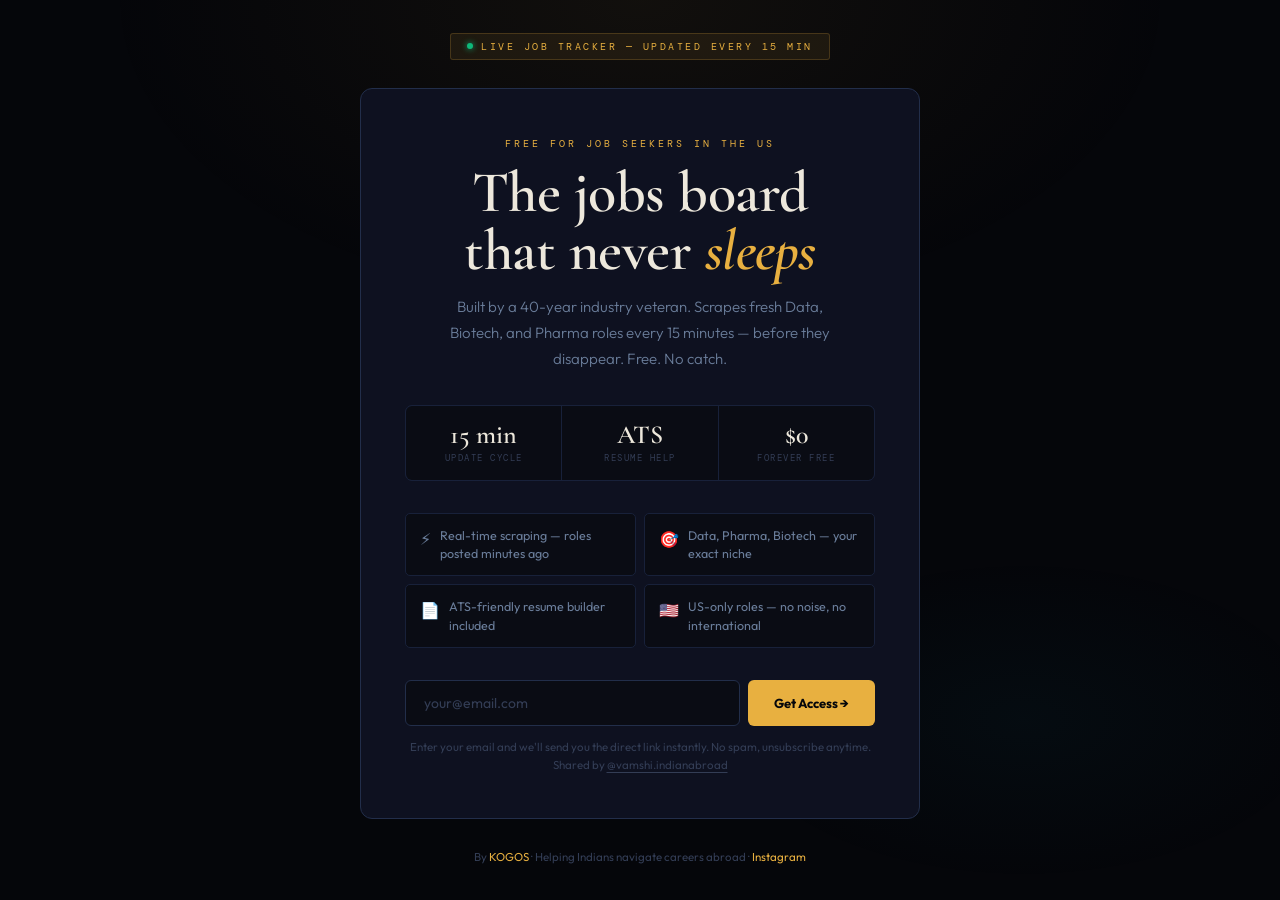
<file: jobs-tracker.html>
<!DOCTYPE html>
<html lang="en">
<head>
<meta charset="UTF-8"/>
<meta name="viewport" content="width=device-width,initial-scale=1.0"/>
<title>Free US Jobs Tracker — KOGOS</title>
<link rel="preconnect" href="https://fonts.googleapis.com"/>
<link href="https://fonts.googleapis.com/css2?family=Cormorant+Garamond:ital,wght@0,400;0,600;0,700;1,400;1,600&family=Outfit:wght@300;400;500;600;700&family=DM+Mono:wght@400;500&display=swap" rel="stylesheet"/>
<style>
*,*::before,*::after{margin:0;padding:0;box-sizing:border-box}
:root{
  --bg:#05060a;--s1:#0a0c14;--s2:#0e1120;
  --ring:#18213a;--ring2:#222e4a;
  --gold:#e8b040;--gold-d:rgba(232,176,64,.1);
  --green:#0eb87a;--rose:#e84560;
  --white:#ede8dc;--text:#6a7d9a;--muted:#333d55;
  --serif:'Cormorant Garamond',Georgia,serif;
  --sans:'Outfit',system-ui,sans-serif;
  --mono:'DM Mono','Courier New',monospace;
}
html{scroll-behavior:smooth;height:100%}
body{
  background:var(--bg);color:var(--text);font-family:var(--sans);
  min-height:100vh;overflow-x:hidden;
  display:flex;flex-direction:column;align-items:center;justify-content:center;
  padding:24px 20px;
}
body::before{
  content:'';position:fixed;inset:0;z-index:0;
  background:
    radial-gradient(ellipse 60% 50% at 50% 0%,rgba(232,176,64,.06) 0%,transparent 70%),
    radial-gradient(ellipse 40% 30% at 80% 80%,rgba(24,170,200,.04) 0%,transparent 60%);
  pointer-events:none;
}
.wrap{
  position:relative;z-index:1;
  width:100%;max-width:560px;
  display:flex;flex-direction:column;align-items:center;
  gap:0;
}
.badge{
  display:inline-flex;align-items:center;gap:8px;
  background:rgba(232,176,64,.08);border:1px solid rgba(232,176,64,.2);
  color:var(--gold);font-family:var(--mono);font-size:10px;letter-spacing:2.5px;
  text-transform:uppercase;padding:6px 16px;border-radius:3px;
  margin-bottom:28px;
}
.badge-dot{
  width:6px;height:6px;border-radius:50%;background:var(--green);
  box-shadow:0 0 6px var(--green);
  animation:pulse 2s ease-in-out infinite;
}
@keyframes pulse{0%,100%{opacity:1;transform:scale(1)}50%{opacity:.5;transform:scale(.8)}}
.card{
  width:100%;
  background:var(--s2);
  border:1px solid var(--ring2);
  border-radius:12px;
  padding:48px 44px 44px;
  text-align:center;
}
@media(max-width:480px){.card{padding:36px 24px 32px}}
.kicker{
  font-family:var(--mono);font-size:10px;letter-spacing:3px;
  text-transform:uppercase;color:var(--gold);margin-bottom:14px;
}
.headline{
  font-family:var(--serif);font-size:clamp(36px,8vw,58px);
  font-weight:600;color:var(--white);line-height:1.0;
  letter-spacing:-.5px;margin-bottom:14px;
}
.headline em{font-style:italic;color:var(--gold)}
.sub{
  font-size:15px;color:var(--text);line-height:1.75;
  font-weight:300;max-width:420px;margin:0 auto 32px;
}
.stats{
  display:flex;justify-content:center;gap:1px;
  background:var(--ring);border:1px solid var(--ring);
  border-radius:7px;overflow:hidden;margin-bottom:32px;
}
.stat{flex:1;background:var(--s1);padding:16px 12px;}
.stat-val{
  font-family:var(--serif);font-size:26px;font-weight:600;
  color:var(--white);line-height:1;margin-bottom:4px;
}
.stat-lbl{
  font-family:var(--mono);font-size:9px;letter-spacing:1.5px;
  text-transform:uppercase;color:var(--muted);
}
.form-group{display:flex;gap:8px;margin-bottom:12px}
@media(max-width:440px){.form-group{flex-direction:column}}
.email-input{
  flex:1;background:var(--s1);border:1px solid var(--ring2);
  border-radius:6px;padding:13px 18px;color:var(--white);
  font-family:var(--sans);font-size:14px;outline:none;
  transition:border-color .2s;
}
.email-input:focus{border-color:var(--gold)}
.email-input::placeholder{color:var(--muted)}
.submit-btn{
  background:var(--gold);color:var(--bg);border:none;
  border-radius:6px;padding:13px 26px;font-family:var(--sans);
  font-size:13px;font-weight:700;cursor:pointer;
  transition:opacity .2s,transform .2s;white-space:nowrap;
  flex-shrink:0;
}
.submit-btn:hover{opacity:.88;transform:translateY(-1px)}
.submit-btn:disabled{opacity:.5;cursor:not-allowed;transform:none}
.form-note{font-size:11.5px;color:var(--muted);line-height:1.6;}
.form-note a{color:var(--muted);text-decoration:underline;text-underline-offset:3px}
.success{display:none;text-align:center;padding:12px 0}
.success-icon{font-size:48px;margin-bottom:16px;display:block}
.success h3{
  font-family:var(--serif);font-size:32px;font-weight:600;
  color:var(--white);margin-bottom:8px;
}
.success p{font-size:14px;color:var(--text);line-height:1.7;margin-bottom:22px}
.success-link{
  display:inline-flex;align-items:center;gap:8px;
  background:var(--gold);color:var(--bg);border:none;border-radius:6px;
  padding:14px 28px;font-family:var(--sans);font-size:13px;font-weight:700;
  text-decoration:none;transition:opacity .2s;
}
.success-link:hover{opacity:.88}
.error-msg{
  color:var(--rose);font-size:12px;margin-top:8px;
  display:none;text-align:left;
}
.features{
  display:grid;grid-template-columns:1fr 1fr;gap:8px;
  margin-bottom:32px;
}
@media(max-width:400px){.features{grid-template-columns:1fr}}
.feat{
  display:flex;align-items:flex-start;gap:9px;
  background:var(--s1);border:1px solid var(--ring);
  border-radius:5px;padding:12px 14px;
  font-size:12.5px;color:var(--text);line-height:1.5;
  text-align:left;
}
.feat-icon{font-size:16px;flex-shrink:0;margin-top:1px}
.foot{
  margin-top:28px;text-align:center;
  font-size:11.5px;color:var(--muted);line-height:1.7;
}
.foot a{color:var(--gold);text-decoration:none}
.foot a:hover{text-decoration:underline}
</style>
</head>
<body>

<div class="wrap">

  <div class="badge">
    <span class="badge-dot"></span>
    Live Job Tracker — Updated Every 15 Min
  </div>

  <div class="card">

    <!-- DEFAULT STATE -->
    <div id="formState">
      <div class="kicker">Free for Job Seekers in the US</div>
      <h1 class="headline">The jobs board<br/>that never <em>sleeps</em></h1>
      <p class="sub">Built by a 40-year industry veteran. Scrapes fresh Data, Biotech, and Pharma roles every 15 minutes — before they disappear. Free. No catch.</p>

      <div class="stats">
        <div class="stat">
          <div class="stat-val">15 min</div>
          <div class="stat-lbl">Update cycle</div>
        </div>
        <div class="stat">
          <div class="stat-val">ATS</div>
          <div class="stat-lbl">Resume help</div>
        </div>
        <div class="stat">
          <div class="stat-val">$0</div>
          <div class="stat-lbl">Forever free</div>
        </div>
      </div>

      <div class="features">
        <div class="feat"><span class="feat-icon">⚡</span>Real-time scraping — roles posted minutes ago</div>
        <div class="feat"><span class="feat-icon">🎯</span>Data, Pharma, Biotech — your exact niche</div>
        <div class="feat"><span class="feat-icon">📄</span>ATS-friendly resume builder included</div>
        <div class="feat"><span class="feat-icon">🇺🇸</span>US-only roles — no noise, no international</div>
      </div>

      <div class="form-group">
        <input class="email-input" id="emailInput" type="email" placeholder="your@email.com" autocomplete="email"/>
        <button class="submit-btn" id="submitBtn" onclick="handleSubmit()">Get Access →</button>
      </div>
      <div class="error-msg" id="errorMsg">Please enter a valid email address.</div>
      <p class="form-note">Enter your email and we'll send you the direct link instantly. No spam, unsubscribe anytime. Shared by <a href="https://www.instagram.com/vamshi.indianabroad" target="_blank">@vamshi.indianabroad</a></p>
    </div>

    <!-- SUCCESS STATE -->
    <div class="success" id="successState">
      <span class="success-icon">🎉</span>
      <h3>Check your inbox!</h3>
      <p>The tracker link is on its way to you right now. Open it, bookmark it, and check it daily — fresh roles every 15 minutes.</p>
      <a class="success-link" href="https://www.bghscout.com/" target="_blank" rel="noopener">
        Open BGHScout Now →
      </a>
      <p style="margin-top:18px;font-size:12px;color:var(--muted)">
        Also follow <a href="https://www.instagram.com/vamshi.indianabroad" target="_blank" style="color:var(--gold);text-decoration:none">@vamshi.indianabroad</a> for daily job tips
      </p>
    </div>

  </div>

  <div class="foot">
    By <a href="https://kogos.co">KOGOS</a> · Helping Indians navigate careers abroad ·
    <a href="https://www.instagram.com/vamshi.indianabroad" target="_blank">Instagram</a>
  </div>

</div>

<script>
// ✅ UPDATED — New unified script URL
const SHEET_URL = "https://script.google.com/macros/s/AKfycbxWk7N3BbnTtZsEzkNKnJeKTQb9dkBlp1S5WxMwO4c_f8MhkY2dDNQtw5Rr1F-mDSkM/exec";

async function handleSubmit() {
  const emailEl = document.getElementById('emailInput');
  const btn = document.getElementById('submitBtn');
  const errEl = document.getElementById('errorMsg');
  const email = emailEl.value.trim();

  if (!email || !email.includes('@') || !email.includes('.')) {
    errEl.style.display = 'block';
    emailEl.focus();
    emailEl.style.borderColor = '#e84560';
    setTimeout(() => { emailEl.style.borderColor = ''; errEl.style.display = 'none'; }, 3000);
    return;
  }

  btn.textContent = 'Sending...';
  btn.disabled = true;
  errEl.style.display = 'none';

  const payload = {
    email,
    destination: 'USA',                  // ✅ Routes to US_JobSeekers sheet
    source: 'jobs-tracker-landing',
    timestamp: new Date().toISOString(),
    page: 'bghscout-landing'
  };

  try {
    await fetch(SHEET_URL, {
      method: 'POST',
      headers: { 'Content-Type': 'application/json' },
      body: JSON.stringify(payload),
      mode: 'no-cors'
    });
  } catch(e) {
    // Fail silently — still show success so user gets the link
  }

  document.getElementById('formState').style.display = 'none';
  document.getElementById('successState').style.display = 'block';
}

document.addEventListener('keydown', function(e) {
  if (e.key === 'Enter') handleSubmit();
});
</script>

</body>
</html>
</file>
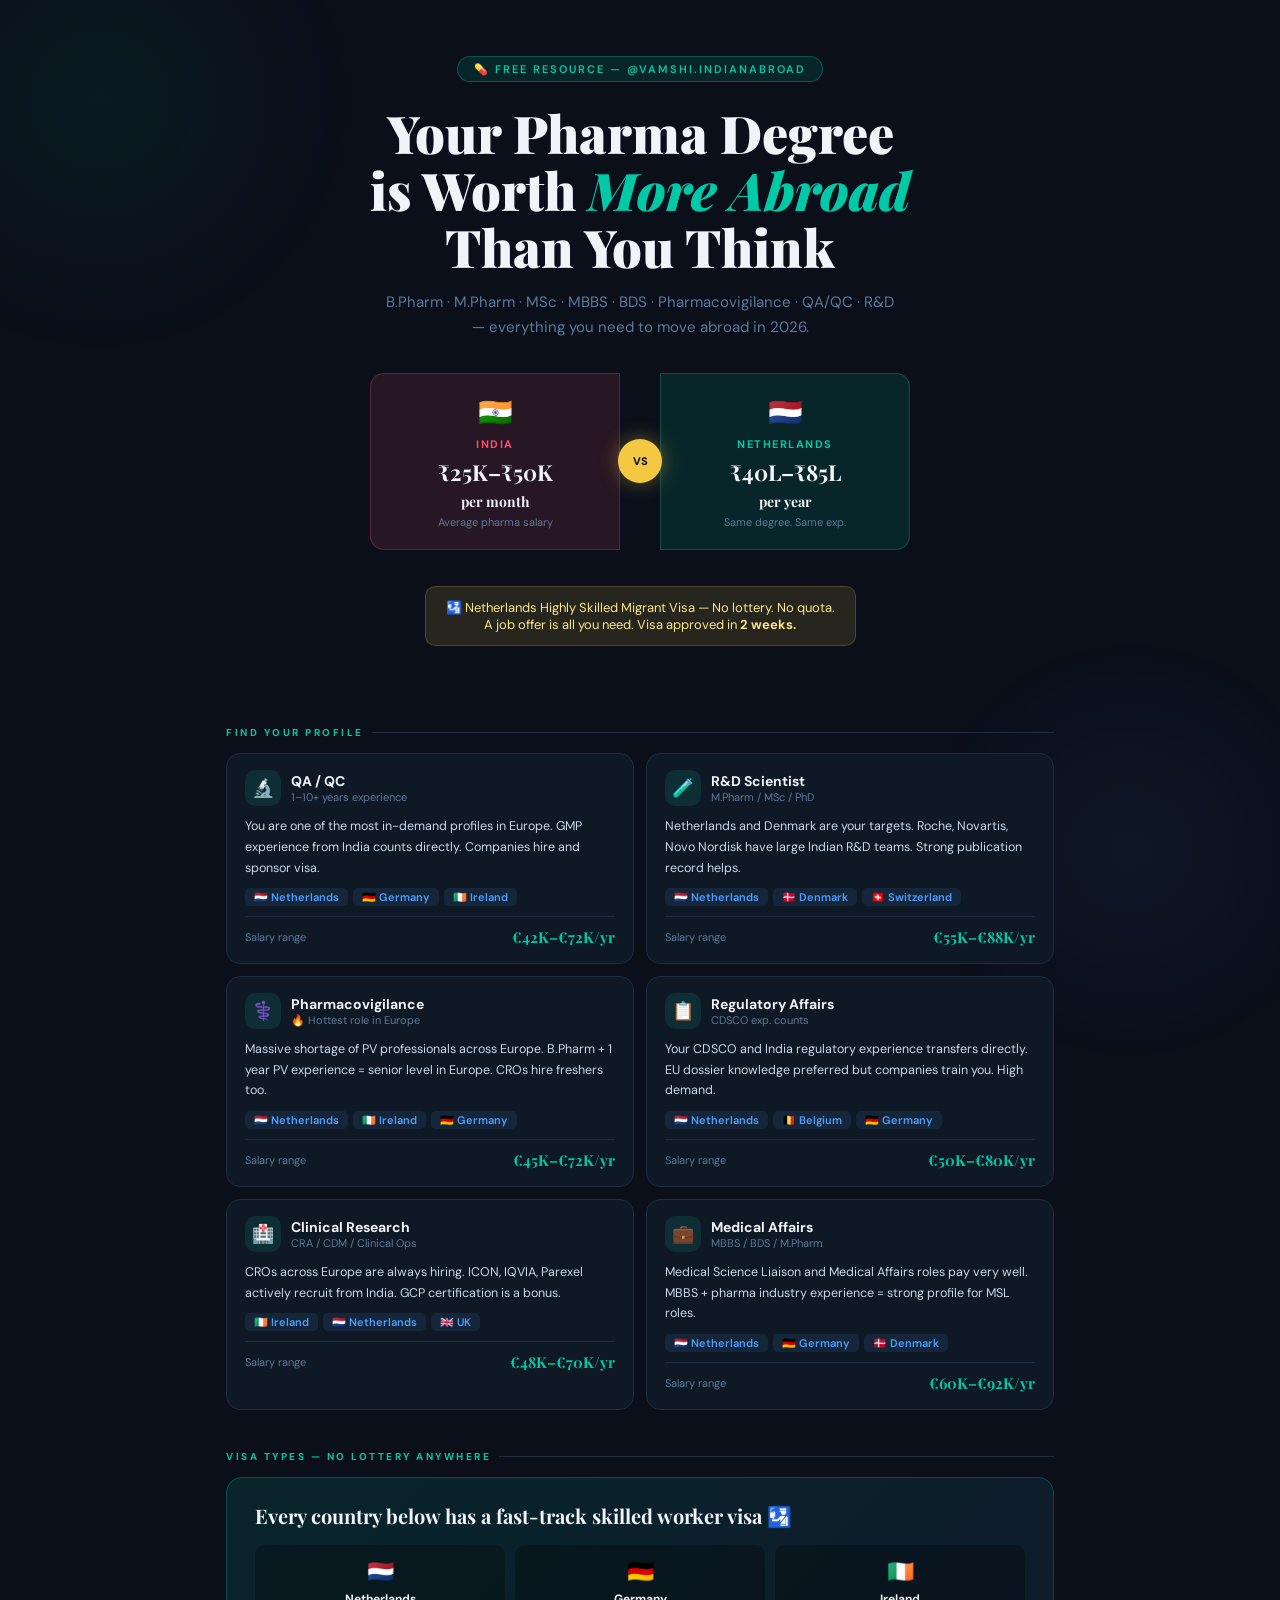
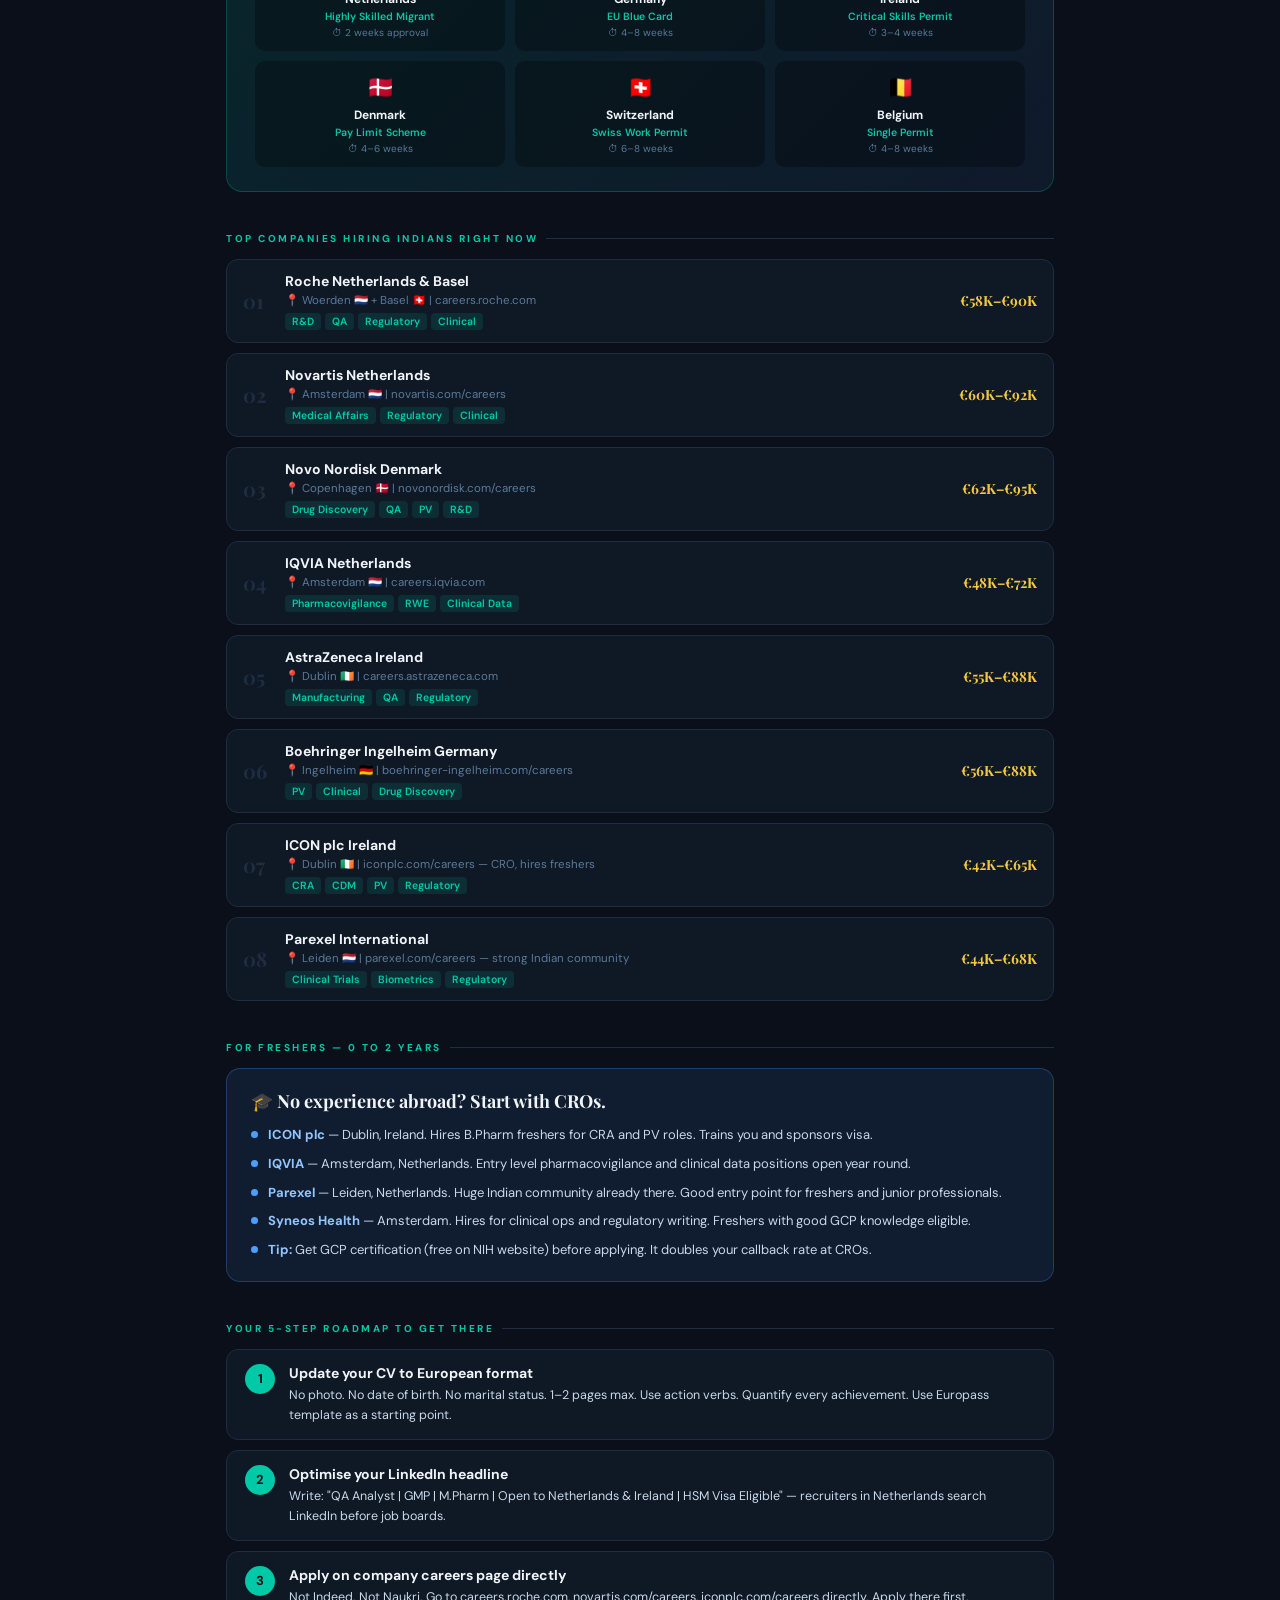
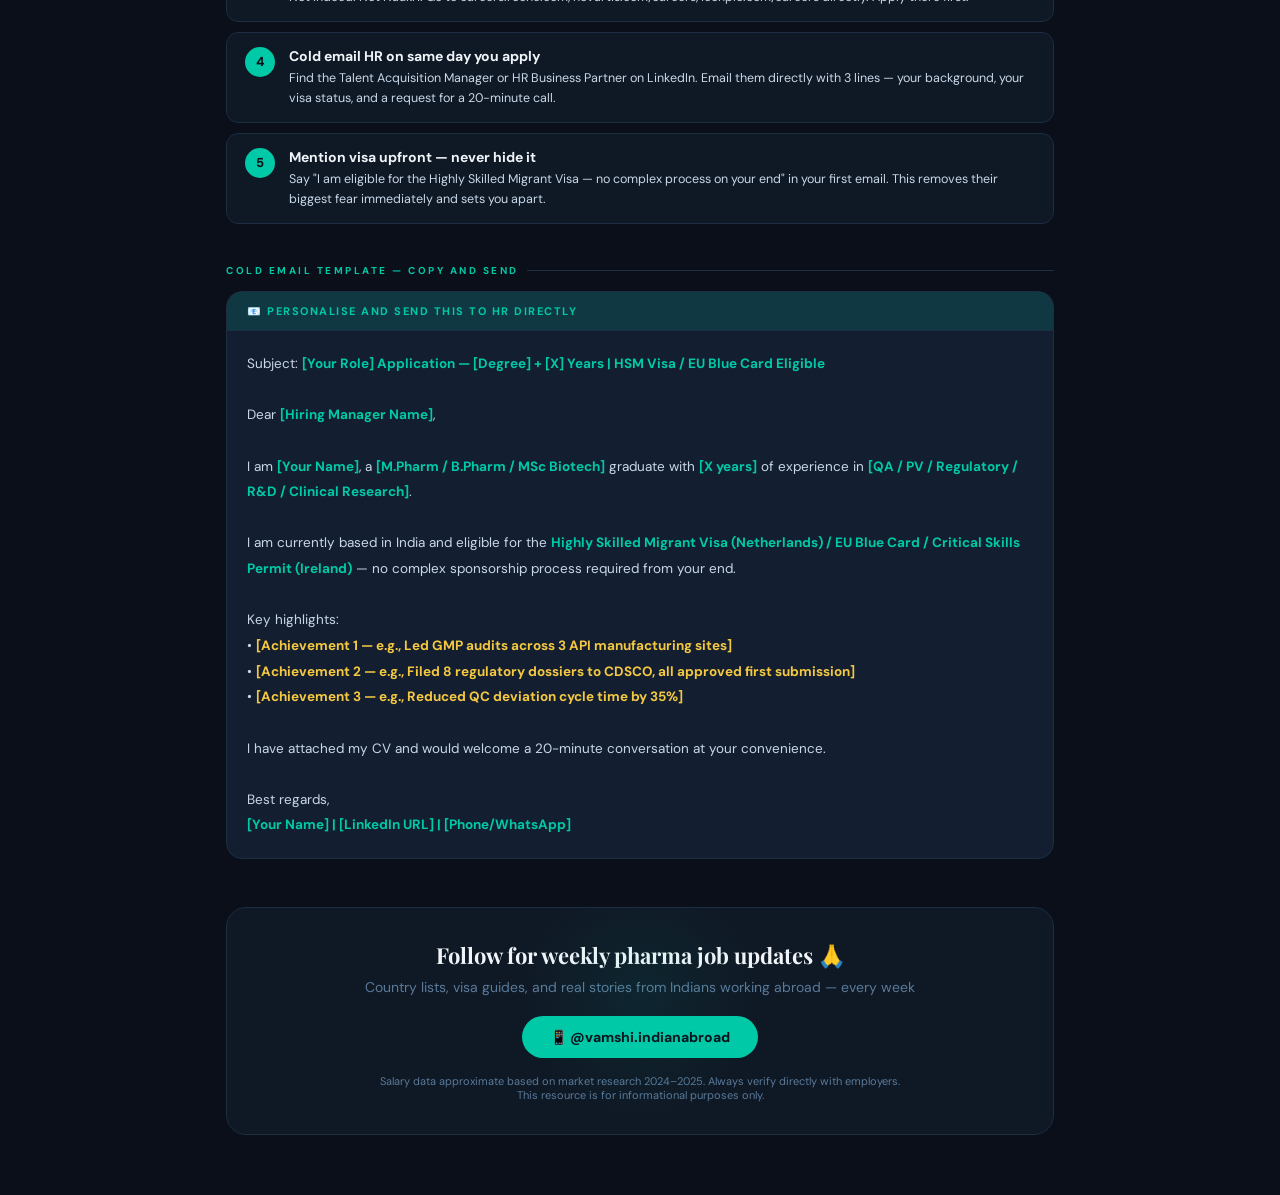
<file: pharma_abroad_guide_2026 (1).html>
<!DOCTYPE html>
<html lang="en">
<head>
<meta charset="UTF-8"/>
<meta name="viewport" content="width=device-width, initial-scale=1.0"/>
<title>Pharma Abroad Guide 2026 | @vamshi.indianabroad</title>
<link href="https://fonts.googleapis.com/css2?family=Playfair+Display:ital,wght@0,700;0,900;1,700&family=DM+Sans:wght@300;400;500;600&display=swap" rel="stylesheet"/>
<style>
:root {
  --bg: #0a0f1a;
  --card: #0f1825;
  --card2: #131f30;
  --border: #1e2d42;
  --teal: #00c9a7;
  --teal-dim: rgba(0,201,167,0.12);
  --gold: #f5c842;
  --gold-dim: rgba(245,200,66,0.12);
  --red: #ff4d6d;
  --red-dim: rgba(255,77,109,0.12);
  --blue: #4d9fff;
  --blue-dim: rgba(77,159,255,0.1);
  --white: #f0f4f8;
  --muted: #5a7a9a;
  --text: #c8d8e8;
}

* { margin:0; padding:0; box-sizing:border-box; }

body {
  background: var(--bg);
  color: var(--text);
  font-family: 'DM Sans', sans-serif;
  max-width: 860px;
  margin: 0 auto;
  padding: 0 16px 60px;
  overflow-x: hidden;
}

/* animated background */
body::before {
  content: '';
  position: fixed;
  top: -200px; left: -200px;
  width: 600px; height: 600px;
  background: radial-gradient(circle, rgba(0,201,167,0.06) 0%, transparent 60%);
  pointer-events: none;
  z-index: 0;
}
body::after {
  content: '';
  position: fixed;
  bottom: -200px; right: -100px;
  width: 500px; height: 500px;
  background: radial-gradient(circle, rgba(77,159,255,0.06) 0%, transparent 60%);
  pointer-events: none;
  z-index: 0;
}

/* ── HERO ── */
.hero {
  position: relative;
  padding: 56px 0 40px;
  text-align: center;
  z-index: 1;
}
.pill {
  display: inline-flex;
  align-items: center;
  gap: 7px;
  background: var(--teal-dim);
  border: 1px solid rgba(0,201,167,0.3);
  color: var(--teal);
  font-size: 11px;
  font-weight: 600;
  letter-spacing: 2px;
  text-transform: uppercase;
  padding: 5px 16px;
  border-radius: 50px;
  margin-bottom: 22px;
}
.hero h1 {
  font-family: 'Playfair Display', serif;
  font-size: clamp(30px, 6vw, 52px);
  font-weight: 900;
  line-height: 1.1;
  color: var(--white);
  margin-bottom: 14px;
}
.hero h1 em {
  font-style: italic;
  color: var(--teal);
}
.hero-sub {
  font-size: 15px;
  color: var(--muted);
  line-height: 1.7;
  max-width: 520px;
  margin: 0 auto 32px;
}

/* salary comparison hero */
.salary-hero {
  display: flex;
  align-items: center;
  justify-content: center;
  gap: 0;
  margin: 0 auto 36px;
  max-width: 540px;
}
.sal-box {
  flex: 1;
  padding: 20px 16px;
  border-radius: 14px;
  text-align: center;
}
.sal-box.india {
  background: var(--red-dim);
  border: 1px solid rgba(255,77,109,0.25);
  border-radius: 14px 0 0 14px;
}
.sal-box.europe {
  background: var(--teal-dim);
  border: 1px solid rgba(0,201,167,0.25);
  border-radius: 0 14px 14px 0;
}
.sal-flag { font-size: 28px; margin-bottom: 6px; }
.sal-country { font-size: 11px; font-weight: 700; letter-spacing: 1.5px; text-transform: uppercase; margin-bottom: 8px; }
.sal-country.india { color: var(--red); }
.sal-country.europe { color: var(--teal); }
.sal-amount {
  font-family: 'Playfair Display', serif;
  font-size: 22px;
  font-weight: 700;
  color: var(--white);
  line-height: 1.2;
}
.sal-sub { font-size: 11px; color: var(--muted); margin-top: 4px; }

.vs-badge {
  width: 44px;
  height: 44px;
  background: var(--gold);
  color: var(--bg);
  border-radius: 50%;
  display: flex;
  align-items: center;
  justify-content: center;
  font-size: 11px;
  font-weight: 800;
  flex-shrink: 0;
  z-index: 2;
  margin: 0 -2px;
  box-shadow: 0 0 20px rgba(245,200,66,0.4);
}

.hero-note {
  background: var(--gold-dim);
  border: 1px solid rgba(245,200,66,0.2);
  border-radius: 10px;
  padding: 12px 20px;
  font-size: 13px;
  color: #fde68a;
  display: inline-block;
  max-width: 460px;
}

/* ── SECTION ── */
.section { position: relative; z-index: 1; margin-top: 40px; }
.sec-label {
  font-size: 10px;
  font-weight: 700;
  letter-spacing: 2.5px;
  text-transform: uppercase;
  color: var(--teal);
  margin-bottom: 14px;
  display: flex;
  align-items: center;
  gap: 8px;
}
.sec-label::after {
  content: '';
  flex: 1;
  height: 1px;
  background: var(--border);
}

/* ── PROFILE CARDS ── */
.profiles-grid { display: grid; grid-template-columns: 1fr 1fr; gap: 12px; }
@media(max-width:560px) { .profiles-grid { grid-template-columns: 1fr; } }

.profile-card {
  background: var(--card);
  border: 1px solid var(--border);
  border-radius: 14px;
  padding: 16px 18px;
  transition: border-color 0.3s, transform 0.2s;
}
.profile-card:hover {
  border-color: rgba(0,201,167,0.35);
  transform: translateY(-2px);
}
.pc-header {
  display: flex;
  align-items: center;
  gap: 10px;
  margin-bottom: 10px;
}
.pc-icon {
  width: 36px; height: 36px;
  background: var(--teal-dim);
  border-radius: 10px;
  display: flex; align-items: center; justify-content: center;
  font-size: 18px;
  flex-shrink: 0;
}
.pc-title { font-weight: 700; font-size: 14px; color: var(--white); }
.pc-sub { font-size: 11px; color: var(--muted); }
.pc-body { font-size: 12.5px; color: var(--text); line-height: 1.65; }
.pc-countries {
  display: flex; flex-wrap: wrap; gap: 5px;
  margin-top: 10px;
}
.cc {
  background: var(--blue-dim);
  color: var(--blue);
  font-size: 11px; font-weight: 600;
  padding: 2px 9px; border-radius: 5px;
}
.pc-salary {
  margin-top: 10px;
  padding-top: 10px;
  border-top: 1px solid var(--border);
  display: flex; align-items: center; justify-content: space-between;
}
.pc-sal-label { font-size: 11px; color: var(--muted); }
.pc-sal-num {
  font-family: 'Playfair Display', serif;
  font-size: 15px;
  font-weight: 700;
  color: var(--teal);
}

/* ── VISA STRIP ── */
.visa-strip {
  background: linear-gradient(135deg, rgba(0,201,167,0.12), rgba(77,159,255,0.08));
  border: 1px solid rgba(0,201,167,0.25);
  border-radius: 16px;
  padding: 24px 28px;
  margin-top: 12px;
}
.visa-strip h3 {
  font-family: 'Playfair Display', serif;
  font-size: 20px;
  color: var(--white);
  margin-bottom: 16px;
}
.visa-grid { display: grid; grid-template-columns: repeat(3,1fr); gap: 10px; }
@media(max-width:560px) { .visa-grid { grid-template-columns: 1fr; } }
.visa-item {
  background: rgba(0,0,0,0.3);
  border-radius: 10px;
  padding: 12px 14px;
  text-align: center;
}
.vi-flag { font-size: 22px; margin-bottom: 5px; }
.vi-name { font-size: 12px; font-weight: 700; color: var(--white); margin-bottom: 3px; }
.vi-visa { font-size: 10.5px; color: var(--teal); font-weight: 600; margin-bottom: 3px; }
.vi-time { font-size: 10px; color: var(--muted); }

/* ── PATH STEPS ── */
.steps { display: grid; gap: 10px; margin-top: 12px; }
.step {
  background: var(--card);
  border: 1px solid var(--border);
  border-radius: 12px;
  padding: 14px 18px;
  display: flex;
  gap: 14px;
  align-items: flex-start;
}
.step-num {
  width: 30px; height: 30px;
  background: var(--teal);
  color: var(--bg);
  border-radius: 50%;
  display: flex; align-items: center; justify-content: center;
  font-size: 13px; font-weight: 800;
  flex-shrink: 0;
}
.step-title { font-weight: 700; font-size: 14px; color: var(--white); margin-bottom: 3px; }
.step-body { font-size: 12.5px; color: var(--text); line-height: 1.6; }

/* ── TOP COMPANIES ── */
.companies-list { display: grid; gap: 10px; margin-top: 12px; }
.co-row {
  background: var(--card);
  border: 1px solid var(--border);
  border-radius: 12px;
  padding: 12px 16px;
  display: flex;
  align-items: center;
  gap: 12px;
}
.co-rank {
  font-family: 'Playfair Display', serif;
  font-size: 20px;
  font-weight: 700;
  color: var(--border);
  min-width: 30px;
}
.co-info { flex: 1; }
.co-name { font-weight: 700; font-size: 14px; color: var(--white); margin-bottom: 3px; }
.co-meta { font-size: 11.5px; color: var(--muted); }
.co-roles { display: flex; flex-wrap: wrap; gap: 4px; margin-top: 5px; }
.co-role {
  background: var(--teal-dim);
  color: var(--teal);
  font-size: 10.5px; font-weight: 600;
  padding: 2px 7px; border-radius: 4px;
}
.co-sal {
  font-family: 'Playfair Display', serif;
  font-size: 14px;
  font-weight: 700;
  color: var(--gold);
  white-space: nowrap;
}

/* ── EMAIL TEMPLATE ── */
.email-card {
  background: var(--card2);
  border: 1px solid var(--border);
  border-radius: 16px;
  overflow: hidden;
  margin-top: 12px;
}
.email-top {
  background: rgba(0,201,167,0.15);
  border-bottom: 1px solid var(--border);
  padding: 12px 20px;
  font-size: 11px;
  font-weight: 700;
  letter-spacing: 1.5px;
  text-transform: uppercase;
  color: var(--teal);
  display: flex; align-items: center; gap: 8px;
}
.email-body {
  padding: 20px;
  font-size: 13.5px;
  line-height: 1.9;
  color: var(--text);
  white-space: pre-line;
}
.hl { color: var(--teal); font-weight: 700; }
.hl-gold { color: var(--gold); font-weight: 700; }

/* ── FRESHER BOX ── */
.fresher-box {
  background: var(--blue-dim);
  border: 1px solid rgba(77,159,255,0.25);
  border-radius: 14px;
  padding: 20px 24px;
  margin-top: 12px;
}
.fresher-box h3 {
  font-family: 'Playfair Display', serif;
  font-size: 18px;
  color: var(--white);
  margin-bottom: 12px;
}
.cro-list { display: grid; gap: 8px; }
.cro-item {
  display: flex;
  gap: 10px;
  align-items: flex-start;
  font-size: 13px;
  line-height: 1.6;
  color: var(--text);
}
.cro-dot {
  width: 7px; height: 7px;
  background: var(--blue);
  border-radius: 50%;
  margin-top: 6px;
  flex-shrink: 0;
}

/* ── FOOTER ── */
.footer {
  margin-top: 48px;
  background: var(--card);
  border: 1px solid var(--border);
  border-radius: 20px;
  padding: 32px;
  text-align: center;
  position: relative;
  z-index: 1;
  overflow: hidden;
}
.footer::before {
  content: '';
  position: absolute;
  top: -60px; left: 50%;
  transform: translateX(-50%);
  width: 300px; height: 300px;
  background: radial-gradient(circle, rgba(0,201,167,0.08) 0%, transparent 60%);
  pointer-events: none;
}
.footer h3 {
  font-family: 'Playfair Display', serif;
  font-size: 22px;
  color: var(--white);
  margin-bottom: 8px;
}
.footer p { font-size: 14px; color: var(--muted); margin-bottom: 20px; }
.ig-btn {
  display: inline-flex;
  align-items: center;
  gap: 8px;
  background: var(--teal);
  color: var(--bg);
  font-weight: 800;
  font-size: 14px;
  padding: 12px 28px;
  border-radius: 50px;
  text-decoration: none;
  transition: opacity 0.2s;
}
.ig-btn:hover { opacity: 0.85; }
.footer-note {
  margin-top: 16px;
  font-size: 11px;
  color: var(--muted);
}
</style>
</head>
<body>

<!-- HERO -->
<div class="hero">
  <div class="pill">💊 Free Resource — @vamshi.indianabroad</div>
  <h1>Your Pharma Degree<br/>is Worth <em>More Abroad</em><br/>Than You Think</h1>
  <p class="hero-sub">B.Pharm · M.Pharm · MSc · MBBS · BDS · Pharmacovigilance · QA/QC · R&D — everything you need to move abroad in 2026.</p>

  <div class="salary-hero">
    <div class="sal-box india">
      <div class="sal-flag">🇮🇳</div>
      <div class="sal-country india">India</div>
      <div class="sal-amount">₹25K–₹50K<br/><span style="font-size:14px">per month</span></div>
      <div class="sal-sub">Average pharma salary</div>
    </div>
    <div class="vs-badge">VS</div>
    <div class="sal-box europe">
      <div class="sal-flag">🇳🇱</div>
      <div class="sal-country europe">Netherlands</div>
      <div class="sal-amount">₹40L–₹85L<br/><span style="font-size:14px">per year</span></div>
      <div class="sal-sub">Same degree. Same exp.</div>
    </div>
  </div>

  <div class="hero-note">
    🛂 Netherlands Highly Skilled Migrant Visa — No lottery. No quota.<br/>
    A job offer is all you need. Visa approved in <strong>2 weeks.</strong>
  </div>
</div>

<!-- YOUR PROFILE SECTION -->
<div class="section">
  <div class="sec-label">Find your profile</div>
  <div class="profiles-grid">

    <div class="profile-card">
      <div class="pc-header">
        <div class="pc-icon">🔬</div>
        <div><div class="pc-title">QA / QC</div><div class="pc-sub">1–10+ years experience</div></div>
      </div>
      <div class="pc-body">You are one of the most in-demand profiles in Europe. GMP experience from India counts directly. Companies hire and sponsor visa.</div>
      <div class="pc-countries">
        <span class="cc">🇳🇱 Netherlands</span>
        <span class="cc">🇩🇪 Germany</span>
        <span class="cc">🇮🇪 Ireland</span>
      </div>
      <div class="pc-salary">
        <span class="pc-sal-label">Salary range</span>
        <span class="pc-sal-num">€42K–€72K/yr</span>
      </div>
    </div>

    <div class="profile-card">
      <div class="pc-header">
        <div class="pc-icon">🧪</div>
        <div><div class="pc-title">R&D Scientist</div><div class="pc-sub">M.Pharm / MSc / PhD</div></div>
      </div>
      <div class="pc-body">Netherlands and Denmark are your targets. Roche, Novartis, Novo Nordisk have large Indian R&D teams. Strong publication record helps.</div>
      <div class="pc-countries">
        <span class="cc">🇳🇱 Netherlands</span>
        <span class="cc">🇩🇰 Denmark</span>
        <span class="cc">🇨🇭 Switzerland</span>
      </div>
      <div class="pc-salary">
        <span class="pc-sal-label">Salary range</span>
        <span class="pc-sal-num">€55K–€88K/yr</span>
      </div>
    </div>

    <div class="profile-card">
      <div class="pc-header">
        <div class="pc-icon">⚕️</div>
        <div><div class="pc-title">Pharmacovigilance</div><div class="pc-sub">🔥 Hottest role in Europe</div></div>
      </div>
      <div class="pc-body">Massive shortage of PV professionals across Europe. B.Pharm + 1 year PV experience = senior level in Europe. CROs hire freshers too.</div>
      <div class="pc-countries">
        <span class="cc">🇳🇱 Netherlands</span>
        <span class="cc">🇮🇪 Ireland</span>
        <span class="cc">🇩🇪 Germany</span>
      </div>
      <div class="pc-salary">
        <span class="pc-sal-label">Salary range</span>
        <span class="pc-sal-num">€45K–€72K/yr</span>
      </div>
    </div>

    <div class="profile-card">
      <div class="pc-header">
        <div class="pc-icon">📋</div>
        <div><div class="pc-title">Regulatory Affairs</div><div class="pc-sub">CDSCO exp. counts</div></div>
      </div>
      <div class="pc-body">Your CDSCO and India regulatory experience transfers directly. EU dossier knowledge preferred but companies train you. High demand.</div>
      <div class="pc-countries">
        <span class="cc">🇳🇱 Netherlands</span>
        <span class="cc">🇧🇪 Belgium</span>
        <span class="cc">🇩🇪 Germany</span>
      </div>
      <div class="pc-salary">
        <span class="pc-sal-label">Salary range</span>
        <span class="pc-sal-num">€50K–€80K/yr</span>
      </div>
    </div>

    <div class="profile-card">
      <div class="pc-header">
        <div class="pc-icon">🏥</div>
        <div><div class="pc-title">Clinical Research</div><div class="pc-sub">CRA / CDM / Clinical Ops</div></div>
      </div>
      <div class="pc-body">CROs across Europe are always hiring. ICON, IQVIA, Parexel actively recruit from India. GCP certification is a bonus.</div>
      <div class="pc-countries">
        <span class="cc">🇮🇪 Ireland</span>
        <span class="cc">🇳🇱 Netherlands</span>
        <span class="cc">🇬🇧 UK</span>
      </div>
      <div class="pc-salary">
        <span class="pc-sal-label">Salary range</span>
        <span class="pc-sal-num">€48K–€70K/yr</span>
      </div>
    </div>

    <div class="profile-card">
      <div class="pc-header">
        <div class="pc-icon">💼</div>
        <div><div class="pc-title">Medical Affairs</div><div class="pc-sub">MBBS / BDS / M.Pharm</div></div>
      </div>
      <div class="pc-body">Medical Science Liaison and Medical Affairs roles pay very well. MBBS + pharma industry experience = strong profile for MSL roles.</div>
      <div class="pc-countries">
        <span class="cc">🇳🇱 Netherlands</span>
        <span class="cc">🇩🇪 Germany</span>
        <span class="cc">🇩🇰 Denmark</span>
      </div>
      <div class="pc-salary">
        <span class="pc-sal-label">Salary range</span>
        <span class="pc-sal-num">€60K–€92K/yr</span>
      </div>
    </div>

  </div>
</div>

<!-- VISA INFO -->
<div class="section">
  <div class="sec-label">Visa types — no lottery anywhere</div>
  <div class="visa-strip">
    <h3>Every country below has a fast-track skilled worker visa 🛂</h3>
    <div class="visa-grid">
      <div class="visa-item">
        <div class="vi-flag">🇳🇱</div>
        <div class="vi-name">Netherlands</div>
        <div class="vi-visa">Highly Skilled Migrant</div>
        <div class="vi-time">⏱ 2 weeks approval</div>
      </div>
      <div class="visa-item">
        <div class="vi-flag">🇩🇪</div>
        <div class="vi-name">Germany</div>
        <div class="vi-visa">EU Blue Card</div>
        <div class="vi-time">⏱ 4–8 weeks</div>
      </div>
      <div class="visa-item">
        <div class="vi-flag">🇮🇪</div>
        <div class="vi-name">Ireland</div>
        <div class="vi-visa">Critical Skills Permit</div>
        <div class="vi-time">⏱ 3–4 weeks</div>
      </div>
      <div class="visa-item">
        <div class="vi-flag">🇩🇰</div>
        <div class="vi-name">Denmark</div>
        <div class="vi-visa">Pay Limit Scheme</div>
        <div class="vi-time">⏱ 4–6 weeks</div>
      </div>
      <div class="visa-item">
        <div class="vi-flag">🇨🇭</div>
        <div class="vi-name">Switzerland</div>
        <div class="vi-visa">Swiss Work Permit</div>
        <div class="vi-time">⏱ 6–8 weeks</div>
      </div>
      <div class="visa-item">
        <div class="vi-flag">🇧🇪</div>
        <div class="vi-name">Belgium</div>
        <div class="vi-visa">Single Permit</div>
        <div class="vi-time">⏱ 4–8 weeks</div>
      </div>
    </div>
  </div>
</div>

<!-- TOP COMPANIES -->
<div class="section">
  <div class="sec-label">Top companies hiring Indians right now</div>
  <div class="companies-list">
    <div class="co-row">
      <div class="co-rank">01</div>
      <div class="co-info">
        <div class="co-name">Roche Netherlands & Basel</div>
        <div class="co-meta">📍 Woerden 🇳🇱 + Basel 🇨🇭 | careers.roche.com</div>
        <div class="co-roles"><span class="co-role">R&D</span><span class="co-role">QA</span><span class="co-role">Regulatory</span><span class="co-role">Clinical</span></div>
      </div>
      <div class="co-sal">€58K–€90K</div>
    </div>
    <div class="co-row">
      <div class="co-rank">02</div>
      <div class="co-info">
        <div class="co-name">Novartis Netherlands</div>
        <div class="co-meta">📍 Amsterdam 🇳🇱 | novartis.com/careers</div>
        <div class="co-roles"><span class="co-role">Medical Affairs</span><span class="co-role">Regulatory</span><span class="co-role">Clinical</span></div>
      </div>
      <div class="co-sal">€60K–€92K</div>
    </div>
    <div class="co-row">
      <div class="co-rank">03</div>
      <div class="co-info">
        <div class="co-name">Novo Nordisk Denmark</div>
        <div class="co-meta">📍 Copenhagen 🇩🇰 | novonordisk.com/careers</div>
        <div class="co-roles"><span class="co-role">Drug Discovery</span><span class="co-role">QA</span><span class="co-role">PV</span><span class="co-role">R&D</span></div>
      </div>
      <div class="co-sal">€62K–€95K</div>
    </div>
    <div class="co-row">
      <div class="co-rank">04</div>
      <div class="co-info">
        <div class="co-name">IQVIA Netherlands</div>
        <div class="co-meta">📍 Amsterdam 🇳🇱 | careers.iqvia.com</div>
        <div class="co-roles"><span class="co-role">Pharmacovigilance</span><span class="co-role">RWE</span><span class="co-role">Clinical Data</span></div>
      </div>
      <div class="co-sal">€48K–€72K</div>
    </div>
    <div class="co-row">
      <div class="co-rank">05</div>
      <div class="co-info">
        <div class="co-name">AstraZeneca Ireland</div>
        <div class="co-meta">📍 Dublin 🇮🇪 | careers.astrazeneca.com</div>
        <div class="co-roles"><span class="co-role">Manufacturing</span><span class="co-role">QA</span><span class="co-role">Regulatory</span></div>
      </div>
      <div class="co-sal">€55K–€88K</div>
    </div>
    <div class="co-row">
      <div class="co-rank">06</div>
      <div class="co-info">
        <div class="co-name">Boehringer Ingelheim Germany</div>
        <div class="co-meta">📍 Ingelheim 🇩🇪 | boehringer-ingelheim.com/careers</div>
        <div class="co-roles"><span class="co-role">PV</span><span class="co-role">Clinical</span><span class="co-role">Drug Discovery</span></div>
      </div>
      <div class="co-sal">€56K–€88K</div>
    </div>
    <div class="co-row">
      <div class="co-rank">07</div>
      <div class="co-info">
        <div class="co-name">ICON plc Ireland</div>
        <div class="co-meta">📍 Dublin 🇮🇪 | iconplc.com/careers — CRO, hires freshers</div>
        <div class="co-roles"><span class="co-role">CRA</span><span class="co-role">CDM</span><span class="co-role">PV</span><span class="co-role">Regulatory</span></div>
      </div>
      <div class="co-sal">€42K–€65K</div>
    </div>
    <div class="co-row">
      <div class="co-rank">08</div>
      <div class="co-info">
        <div class="co-name">Parexel International</div>
        <div class="co-meta">📍 Leiden 🇳🇱 | parexel.com/careers — strong Indian community</div>
        <div class="co-roles"><span class="co-role">Clinical Trials</span><span class="co-role">Biometrics</span><span class="co-role">Regulatory</span></div>
      </div>
      <div class="co-sal">€44K–€68K</div>
    </div>
  </div>
</div>

<!-- FRESHERS -->
<div class="section">
  <div class="sec-label">For freshers — 0 to 2 years</div>
  <div class="fresher-box">
    <h3>🎓 No experience abroad? Start with CROs.</h3>
    <div class="cro-list">
      <div class="cro-item"><div class="cro-dot"></div><div><strong style="color:#93c5fd">ICON plc</strong> — Dublin, Ireland. Hires B.Pharm freshers for CRA and PV roles. Trains you and sponsors visa.</div></div>
      <div class="cro-item"><div class="cro-dot"></div><div><strong style="color:#93c5fd">IQVIA</strong> — Amsterdam, Netherlands. Entry level pharmacovigilance and clinical data positions open year round.</div></div>
      <div class="cro-item"><div class="cro-dot"></div><div><strong style="color:#93c5fd">Parexel</strong> — Leiden, Netherlands. Huge Indian community already there. Good entry point for freshers and junior professionals.</div></div>
      <div class="cro-item"><div class="cro-dot"></div><div><strong style="color:#93c5fd">Syneos Health</strong> — Amsterdam. Hires for clinical ops and regulatory writing. Freshers with good GCP knowledge eligible.</div></div>
      <div class="cro-item"><div class="cro-dot"></div><div><strong style="color:#93c5fd">Tip:</strong> Get GCP certification (free on NIH website) before applying. It doubles your callback rate at CROs.</div></div>
    </div>
  </div>
</div>

<!-- ROADMAP -->
<div class="section">
  <div class="sec-label">Your 5-step roadmap to get there</div>
  <div class="steps">
    <div class="step">
      <div class="step-num">1</div>
      <div>
        <div class="step-title">Update your CV to European format</div>
        <div class="step-body">No photo. No date of birth. No marital status. 1–2 pages max. Use action verbs. Quantify every achievement. Use Europass template as a starting point.</div>
      </div>
    </div>
    <div class="step">
      <div class="step-num">2</div>
      <div>
        <div class="step-title">Optimise your LinkedIn headline</div>
        <div class="step-body">Write: "QA Analyst | GMP | M.Pharm | Open to Netherlands & Ireland | HSM Visa Eligible" — recruiters in Netherlands search LinkedIn before job boards.</div>
      </div>
    </div>
    <div class="step">
      <div class="step-num">3</div>
      <div>
        <div class="step-title">Apply on company careers page directly</div>
        <div class="step-body">Not Indeed. Not Naukri. Go to careers.roche.com, novartis.com/careers, iconplc.com/careers directly. Apply there first.</div>
      </div>
    </div>
    <div class="step">
      <div class="step-num">4</div>
      <div>
        <div class="step-title">Cold email HR on same day you apply</div>
        <div class="step-body">Find the Talent Acquisition Manager or HR Business Partner on LinkedIn. Email them directly with 3 lines — your background, your visa status, and a request for a 20-minute call.</div>
      </div>
    </div>
    <div class="step">
      <div class="step-num">5</div>
      <div>
        <div class="step-title">Mention visa upfront — never hide it</div>
        <div class="step-body">Say "I am eligible for the Highly Skilled Migrant Visa — no complex process on your end" in your first email. This removes their biggest fear immediately and sets you apart.</div>
      </div>
    </div>
  </div>
</div>

<!-- EMAIL TEMPLATE -->
<div class="section">
  <div class="sec-label">Cold email template — copy and send</div>
  <div class="email-card">
    <div class="email-top">📧 Personalise and send this to HR directly</div>
    <div class="email-body">Subject: <span class="hl">[Your Role] Application — [Degree] + [X] Years | HSM Visa / EU Blue Card Eligible</span>

Dear <span class="hl">[Hiring Manager Name]</span>,

I am <span class="hl">[Your Name]</span>, a <span class="hl">[M.Pharm / B.Pharm / MSc Biotech]</span> graduate with <span class="hl">[X years]</span> of experience in <span class="hl">[QA / PV / Regulatory / R&D / Clinical Research]</span>.

I am currently based in India and eligible for the <span class="hl">Highly Skilled Migrant Visa (Netherlands) / EU Blue Card / Critical Skills Permit (Ireland)</span> — no complex sponsorship process required from your end.

Key highlights:
  • <span class="hl-gold">[Achievement 1 — e.g., Led GMP audits across 3 API manufacturing sites]</span>
  • <span class="hl-gold">[Achievement 2 — e.g., Filed 8 regulatory dossiers to CDSCO, all approved first submission]</span>
  • <span class="hl-gold">[Achievement 3 — e.g., Reduced QC deviation cycle time by 35%]</span>

I have attached my CV and would welcome a 20-minute conversation at your convenience.

Best regards,
<span class="hl">[Your Name] | [LinkedIn URL] | [Phone/WhatsApp]</span></div>
  </div>
</div>

<!-- FOOTER -->
<div class="footer">
  <h3>Follow for weekly pharma job updates 🙏</h3>
  <p>Country lists, visa guides, and real stories from Indians working abroad — every week</p>
  <a class="ig-btn" href="https://instagram.com/vamshi.indianabroad" target="_blank">
    📱 @vamshi.indianabroad
  </a>
  <div class="footer-note">
    Salary data approximate based on market research 2024–2025. Always verify directly with employers.<br/>
    This resource is for informational purposes only.
  </div>
</div>

</body>
</html>
</file>
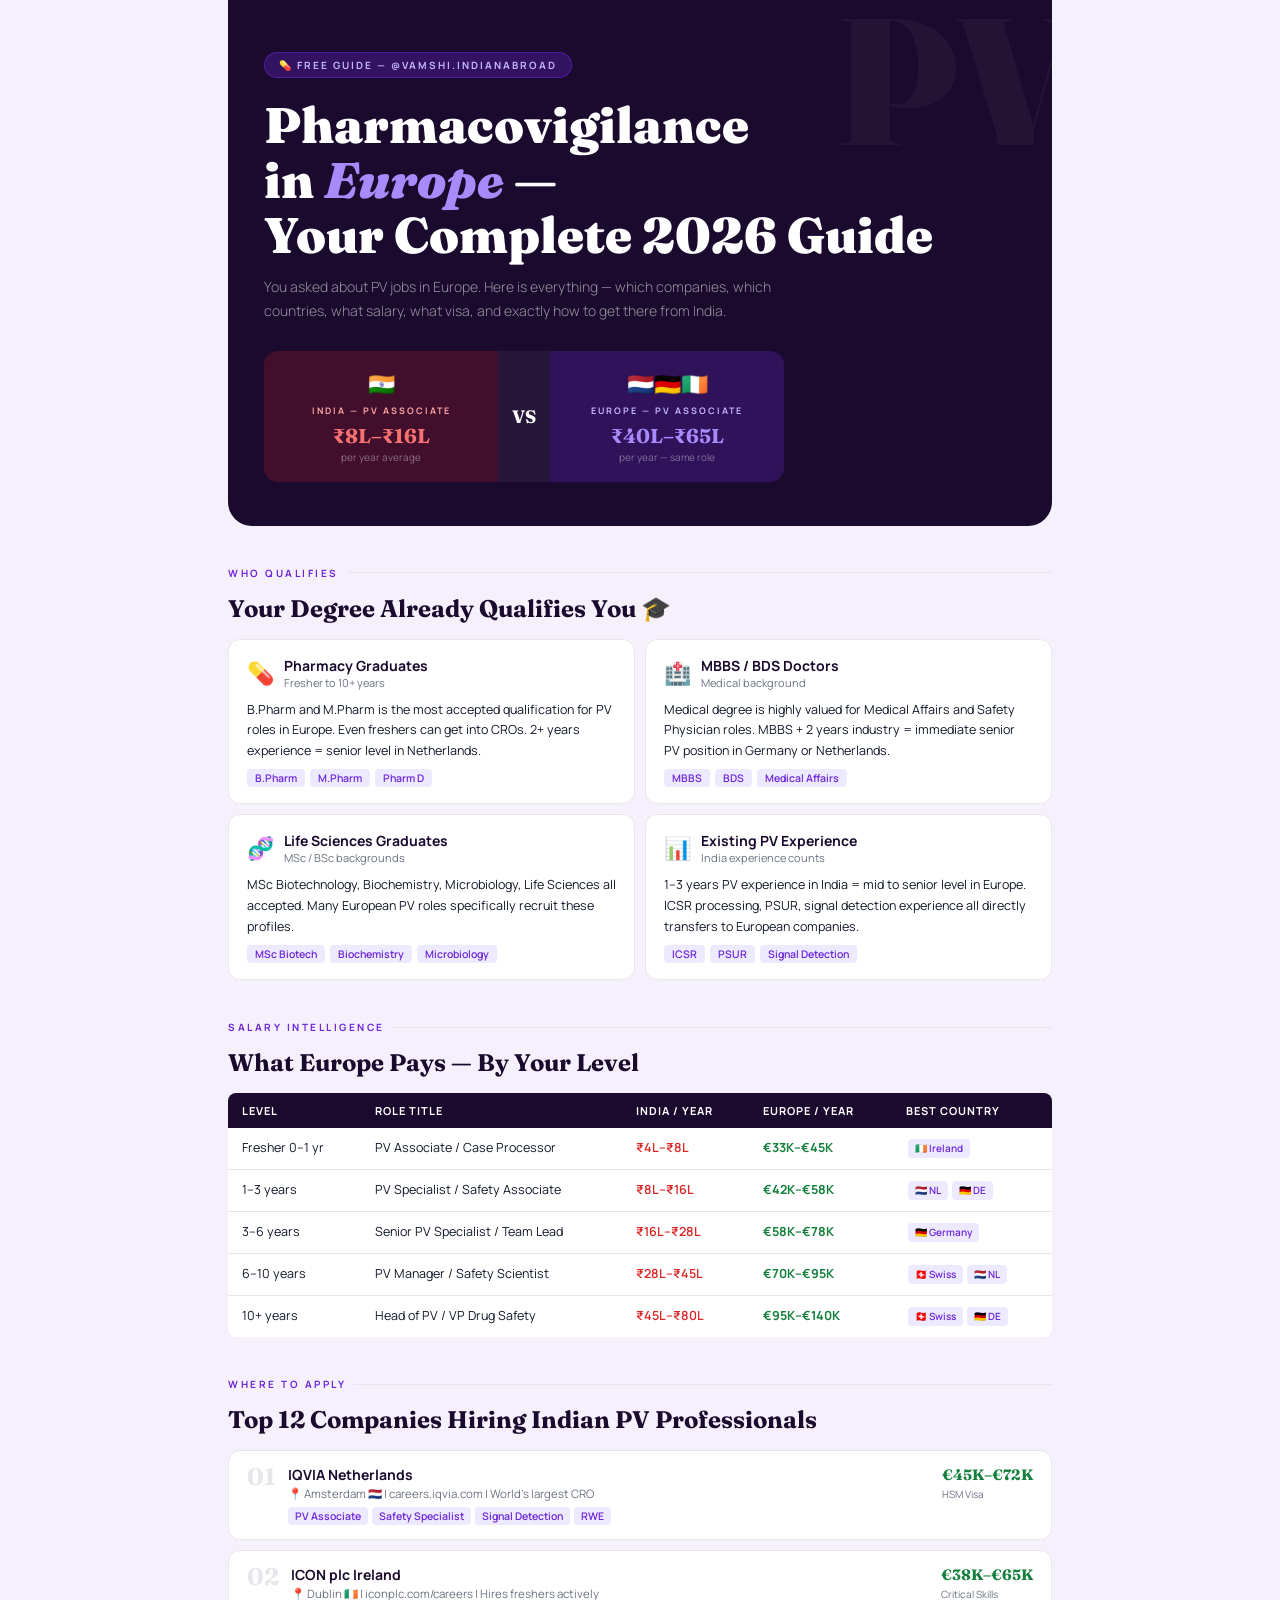
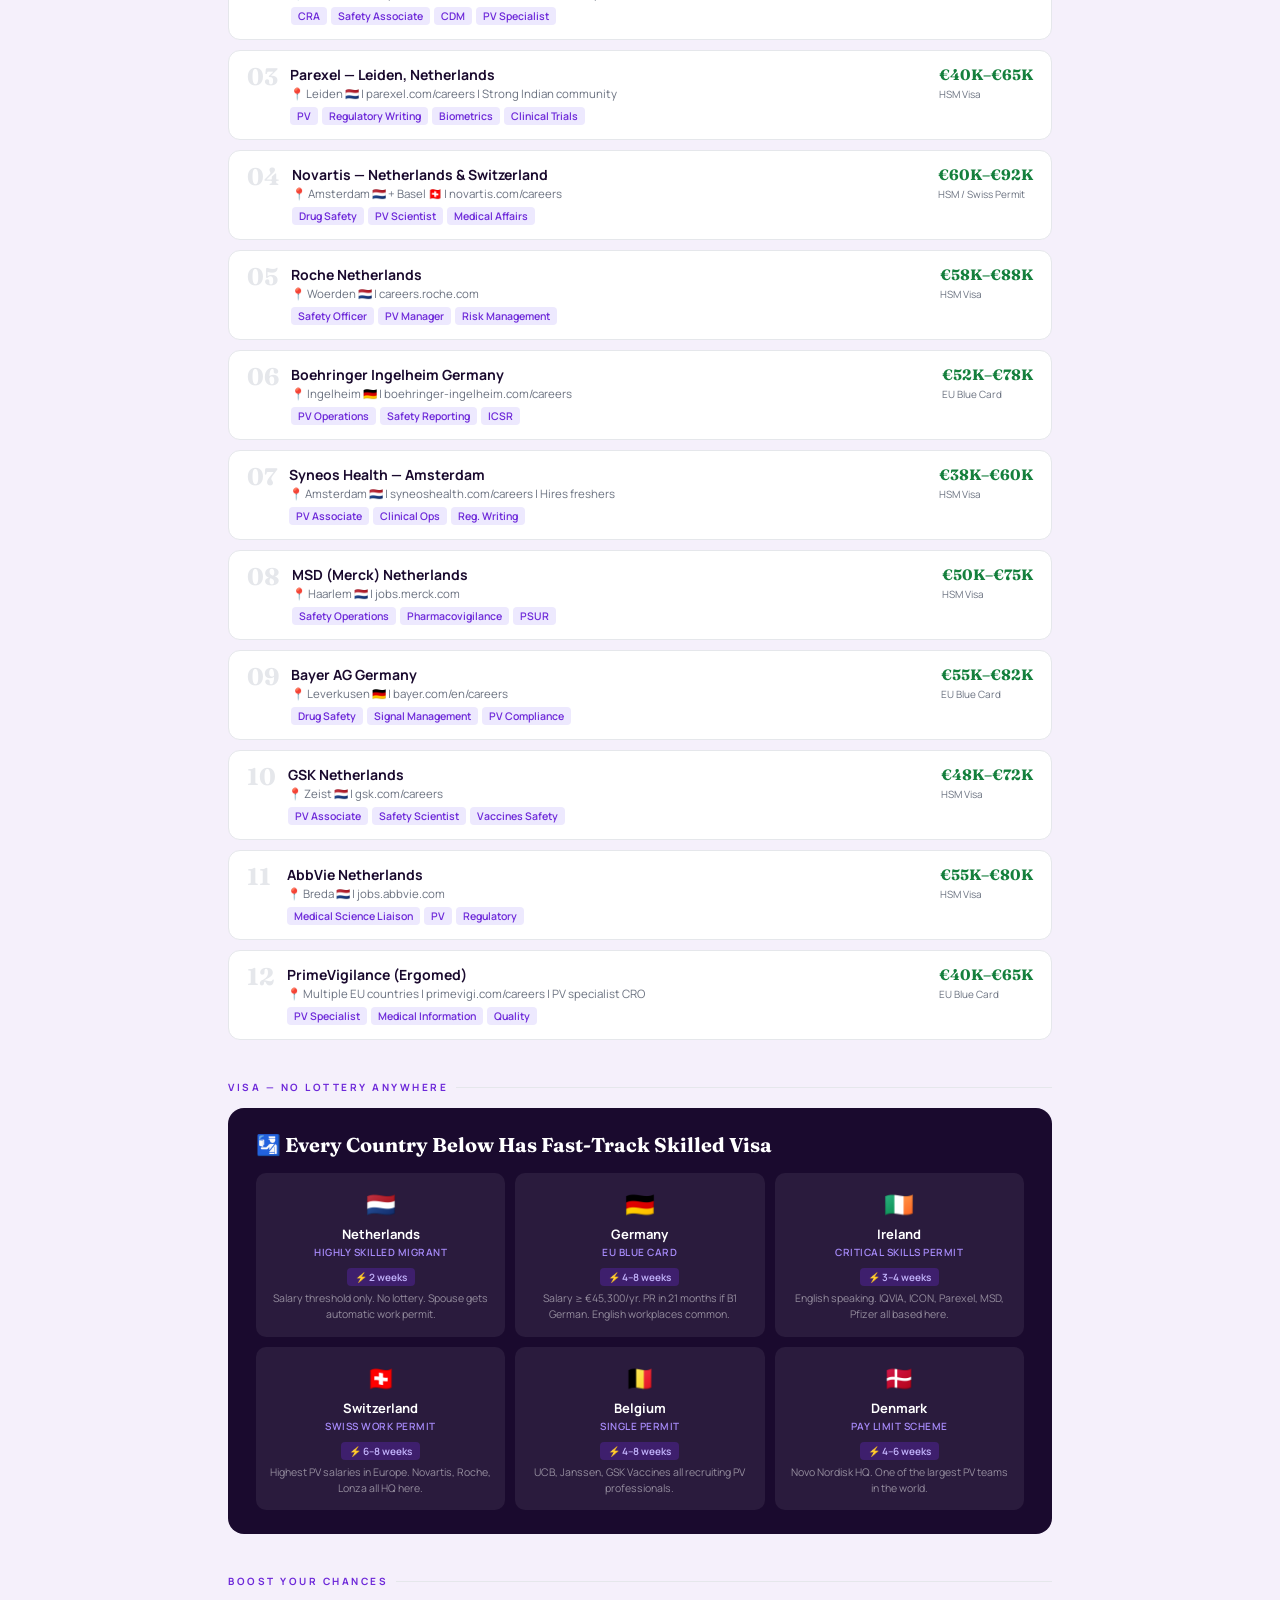
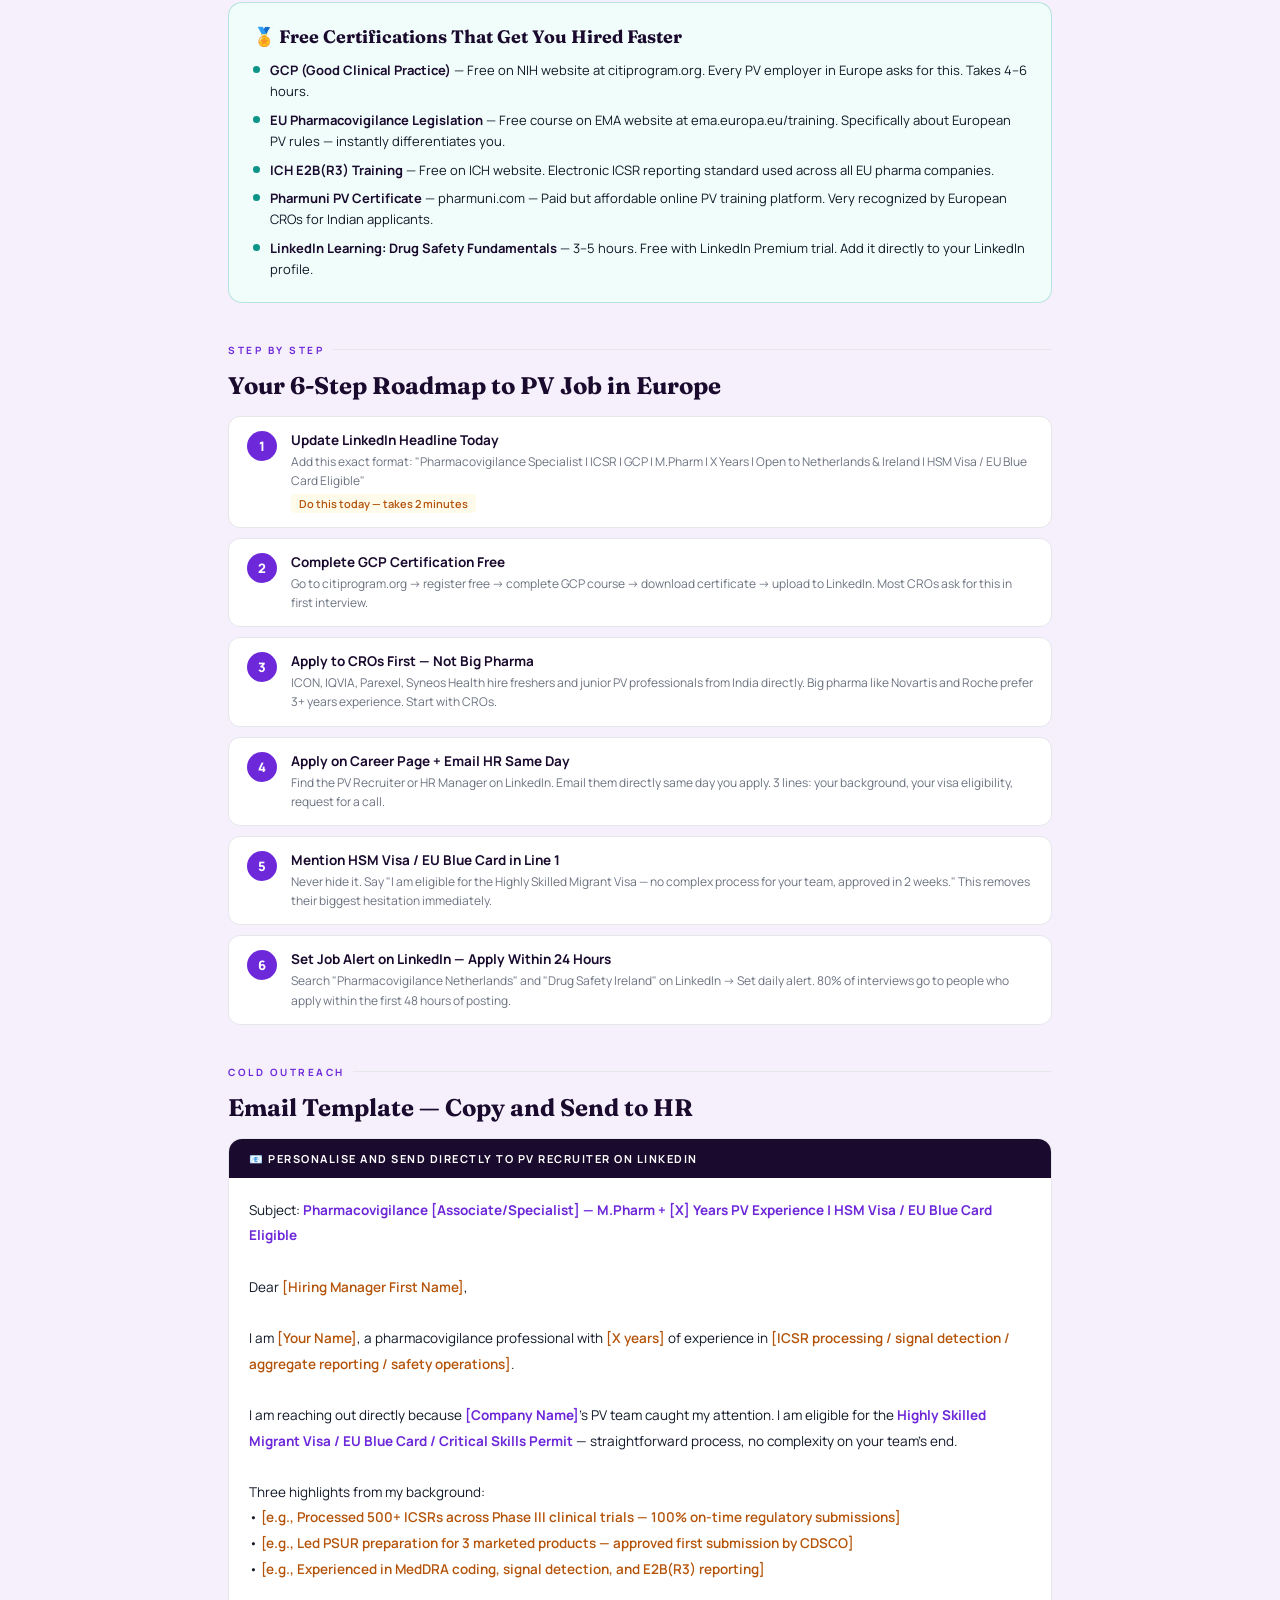
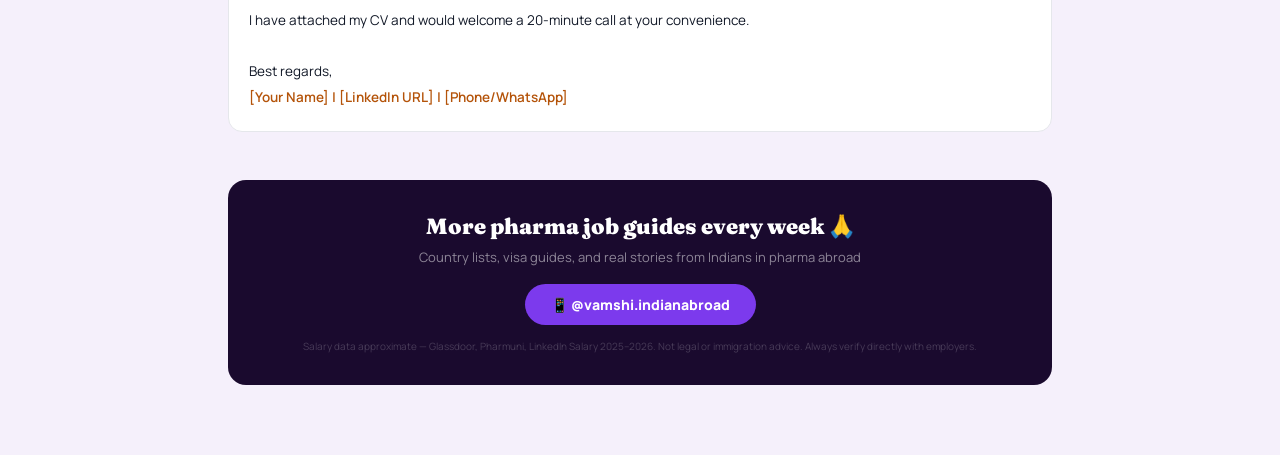
<file: pharmacovigilance_europe_guide_2026 (1).html>
<!DOCTYPE html>
<html lang="en">
<head>
<meta charset="UTF-8"/>
<meta name="viewport" content="width=device-width, initial-scale=1.0"/>
<title>Pharmacovigilance in Europe — Complete Guide for Indians 2026</title>
<link href="https://fonts.googleapis.com/css2?family=Manrope:wght@300;400;500;600;700;800&family=Fraunces:ital,wght@0,700;0,900;1,700&display=swap" rel="stylesheet"/>
<style>
:root {
  --bg: #f5f0fb;
  --card: #ffffff;
  --dark: #1a0a2e;
  --purple: #6d28d9;
  --purple-light: #ede9fe;
  --purple-mid: rgba(109,40,217,0.1);
  --teal: #0d9488;
  --teal-light: #f0fdfa;
  --green: #15803d;
  --green-light: #f0fdf4;
  --amber: #b45309;
  --amber-light: #fffbeb;
  --red: #dc2626;
  --red-light: #fef2f2;
  --border: #e5e7eb;
  --text: #111827;
  --muted: #6b7280;
}
* { margin:0; padding:0; box-sizing:border-box; }
body {
  background: var(--bg);
  color: var(--text);
  font-family: 'Manrope', sans-serif;
  max-width: 860px;
  margin: 0 auto;
  padding: 0 18px 70px;
}

/* HERO */
.hero {
  background: var(--dark);
  color: white;
  border-radius: 0 0 24px 24px;
  padding: 52px 36px 44px;
  margin-bottom: 36px;
  position: relative;
  overflow: hidden;
}
.hero::before {
  content: 'PV';
  position: absolute;
  right: -20px; top: -10px;
  font-family: 'Fraunces', serif;
  font-size: 180px;
  font-weight: 900;
  opacity: 0.04;
  color: white;
  line-height: 1;
}
.hero-tag {
  display: inline-flex;
  align-items: center;
  gap: 6px;
  background: rgba(109,40,217,0.3);
  border: 1px solid rgba(109,40,217,0.5);
  color: #c4b5fd;
  font-size: 10px;
  font-weight: 700;
  letter-spacing: 2px;
  text-transform: uppercase;
  padding: 5px 14px;
  border-radius: 50px;
  margin-bottom: 20px;
}
.hero h1 {
  font-family: 'Fraunces', serif;
  font-size: clamp(28px, 5vw, 50px);
  font-weight: 900;
  line-height: 1.1;
  margin-bottom: 12px;
}
.hero h1 span { color: #a78bfa; font-style: italic; }
.hero-sub {
  font-size: 14px;
  color: rgba(255,255,255,0.55);
  line-height: 1.7;
  max-width: 520px;
  margin-bottom: 28px;
  font-weight: 300;
}

/* salary comparison */
.sal-row {
  display: grid;
  grid-template-columns: 1fr auto 1fr;
  gap: 0;
  border-radius: 14px;
  overflow: hidden;
  max-width: 520px;
}
.sal-box { padding: 18px 20px; text-align: center; }
.sal-box.bad { background: rgba(220,38,38,0.2); }
.sal-box.good { background: rgba(109,40,217,0.25); }
.sal-mid {
  background: rgba(255,255,255,0.05);
  display: flex; align-items: center; justify-content: center;
  font-family: 'Fraunces', serif;
  font-size: 18px;
  font-weight: 700;
  color: white;
  padding: 0 14px;
}
.sal-flag { font-size: 22px; margin-bottom: 5px; }
.sal-lbl { font-size: 9px; font-weight: 700; letter-spacing: 2px; text-transform: uppercase; margin-bottom: 6px; }
.sal-lbl.bad { color: #fca5a5; }
.sal-lbl.good { color: #c4b5fd; }
.sal-num { font-family: 'Fraunces', serif; font-size: 20px; font-weight: 700; }
.sal-num.bad { color: #f87171; }
.sal-num.good { color: #a78bfa; }
.sal-per { font-size: 10px; color: rgba(255,255,255,0.4); margin-top: 2px; }

/* SECTION */
.sec { margin-top: 40px; }
.sec-label {
  font-size: 10px;
  font-weight: 700;
  letter-spacing: 2.5px;
  text-transform: uppercase;
  color: var(--purple);
  margin-bottom: 14px;
  display: flex;
  align-items: center;
  gap: 8px;
}
.sec-label::after { content: ''; flex: 1; height: 1px; background: var(--border); }
.sec h2 {
  font-family: 'Fraunces', serif;
  font-size: 24px;
  font-weight: 700;
  color: var(--dark);
  margin-bottom: 16px;
}

/* WHO QUALIFIES */
.qualify-grid { display: grid; grid-template-columns: 1fr 1fr; gap: 10px; }
@media(max-width:560px){ .qualify-grid { grid-template-columns: 1fr; } }

.qualify-card {
  background: var(--card);
  border: 1px solid var(--border);
  border-radius: 12px;
  padding: 16px 18px;
}
.qc-top { display: flex; align-items: center; gap: 10px; margin-bottom: 10px; }
.qc-icon { font-size: 22px; }
.qc-title { font-weight: 700; font-size: 14px; color: var(--dark); }
.qc-sub { font-size: 11px; color: var(--muted); }
.qc-body { font-size: 12.5px; color: var(--text); line-height: 1.65; }
.qc-tags { display: flex; flex-wrap: wrap; gap: 5px; margin-top: 8px; }
.qc-tag {
  background: var(--purple-light);
  color: var(--purple);
  font-size: 10.5px;
  font-weight: 600;
  padding: 2px 8px;
  border-radius: 4px;
}

/* SALARY TABLE */
.sal-table { width: 100%; border-collapse: collapse; }
.sal-table thead tr { background: var(--dark); }
.sal-table th {
  padding: 10px 14px;
  font-size: 11px;
  font-weight: 700;
  letter-spacing: 1px;
  text-transform: uppercase;
  color: white;
  text-align: left;
}
.sal-table th:first-child { border-radius: 8px 0 0 0; }
.sal-table th:last-child { border-radius: 0 8px 0 0; }
.sal-table td {
  padding: 10px 14px;
  font-size: 12.5px;
  border-bottom: 1px solid var(--border);
  background: var(--card);
  vertical-align: middle;
  line-height: 1.5;
}
.sal-table tr:last-child td { border-bottom: none; }
.sal-table tr:last-child td:first-child { border-radius: 0 0 0 8px; }
.sal-table tr:last-child td:last-child { border-radius: 0 0 8px 0; }
.eu-s { font-weight: 700; color: var(--green); }
.in-s { color: var(--red); font-weight: 600; }
.vtag {
  display: inline-block;
  background: var(--purple-light);
  color: var(--purple);
  font-size: 10px;
  font-weight: 600;
  padding: 2px 7px;
  border-radius: 4px;
  margin: 1px 2px;
}

/* COMPANIES */
.co-grid { display: grid; gap: 10px; }
.co-card {
  background: var(--card);
  border: 1px solid var(--border);
  border-radius: 12px;
  padding: 14px 18px;
  display: flex;
  align-items: flex-start;
  gap: 12px;
  transition: border-color 0.2s;
  text-decoration: none;
  color: inherit;
}
.co-card:hover { border-color: var(--purple); }
.co-num {
  font-family: 'Fraunces', serif;
  font-size: 24px;
  font-weight: 700;
  color: var(--border);
  min-width: 28px;
  line-height: 1;
}
.co-info { flex: 1; }
.co-name { font-weight: 700; font-size: 14px; color: var(--dark); margin-bottom: 2px; }
.co-loc { font-size: 11.5px; color: var(--muted); margin-bottom: 6px; }
.co-roles { display: flex; flex-wrap: wrap; gap: 4px; }
.co-role {
  background: var(--purple-light);
  color: var(--purple);
  font-size: 10.5px;
  font-weight: 600;
  padding: 2px 7px;
  border-radius: 4px;
}
.co-role.teal {
  background: var(--teal-light);
  color: var(--teal);
}
.co-sal { font-family: 'Fraunces', serif; font-size: 15px; font-weight: 700; color: var(--green); white-space: nowrap; }
.co-visa { font-size: 10px; color: var(--muted); margin-top: 3px; }

/* VISA STRIP */
.visa-strip {
  background: var(--dark);
  border-radius: 16px;
  padding: 24px 28px;
  color: white;
}
.visa-strip h3 {
  font-family: 'Fraunces', serif;
  font-size: 20px;
  margin-bottom: 16px;
}
.visa-grid { display: grid; grid-template-columns: repeat(3,1fr); gap: 10px; }
@media(max-width:540px){ .visa-grid { grid-template-columns: 1fr; } }
.vi-item { background: rgba(255,255,255,0.07); border-radius: 10px; padding: 14px; text-align: center; }
.vi-flag { font-size: 24px; margin-bottom: 5px; }
.vi-name { font-size: 13px; font-weight: 700; margin-bottom: 2px; }
.vi-visa { font-size: 10px; color: #a78bfa; font-weight: 600; margin-bottom: 5px; letter-spacing: 0.5px; }
.vi-time { display: inline-block; background: rgba(109,40,217,0.3); color: #c4b5fd; font-size: 10px; font-weight: 600; padding: 2px 8px; border-radius: 4px; margin-bottom: 5px; }
.vi-note { font-size: 10.5px; color: rgba(255,255,255,0.5); line-height: 1.5; }

/* ROADMAP */
.roadmap { display: grid; gap: 10px; }
.rm-item {
  background: var(--card);
  border: 1px solid var(--border);
  border-radius: 12px;
  padding: 14px 18px;
  display: flex;
  gap: 14px;
  align-items: flex-start;
}
.rm-num {
  width: 30px; height: 30px;
  background: var(--purple);
  color: white;
  border-radius: 50%;
  display: flex; align-items: center; justify-content: center;
  font-size: 13px; font-weight: 800;
  flex-shrink: 0;
}
.rm-title { font-weight: 700; font-size: 13.5px; margin-bottom: 3px; color: var(--dark); }
.rm-body { font-size: 12px; color: var(--muted); line-height: 1.6; }
.rm-tip {
  display: inline-block;
  margin-top: 4px;
  background: var(--amber-light);
  color: var(--amber);
  font-size: 11px;
  font-weight: 600;
  padding: 2px 8px;
  border-radius: 4px;
}

/* EMAIL */
.email-card { background: var(--card); border: 1px solid var(--border); border-radius: 14px; overflow: hidden; }
.email-top {
  background: var(--dark);
  color: white;
  padding: 12px 20px;
  font-size: 11px;
  font-weight: 700;
  letter-spacing: 1.5px;
  text-transform: uppercase;
  display: flex; align-items: center; gap: 8px;
}
.email-body {
  padding: 20px;
  font-size: 13.5px;
  line-height: 1.9;
  color: var(--text);
  white-space: pre-line;
}
.ehl { color: var(--purple); font-weight: 700; }
.egold { color: var(--amber); font-weight: 600; }

/* CERT BOX */
.cert-box {
  background: var(--teal-light);
  border: 1px solid rgba(13,148,136,0.25);
  border-radius: 14px;
  padding: 22px 24px;
}
.cert-box h3 { font-family: 'Fraunces', serif; font-size: 18px; color: var(--dark); margin-bottom: 12px; }
.cert-list { display: grid; gap: 8px; }
.cert-item {
  display: flex;
  gap: 10px;
  align-items: flex-start;
  font-size: 13px;
  line-height: 1.6;
}
.cert-dot { width: 7px; height: 7px; background: var(--teal); border-radius: 50%; margin-top: 6px; flex-shrink: 0; }
.cert-name { font-weight: 700; color: var(--dark); }

/* FOOTER */
.footer {
  margin-top: 48px;
  background: var(--dark);
  color: white;
  border-radius: 18px;
  padding: 32px;
  text-align: center;
}
.footer h3 { font-family: 'Fraunces', serif; font-size: 22px; font-weight: 900; margin-bottom: 8px; }
.footer p { font-size: 13px; color: rgba(255,255,255,0.5); margin-bottom: 18px; }
.ig-btn {
  display: inline-flex;
  align-items: center;
  gap: 8px;
  background: #7c3aed;
  color: white;
  font-weight: 800;
  font-size: 14px;
  padding: 11px 26px;
  border-radius: 50px;
  text-decoration: none;
}
.footer-disc { margin-top: 14px; font-size: 10px; color: rgba(255,255,255,0.2); }
</style>
</head>
<body>

<!-- HERO -->
<div class="hero">
  <div class="hero-tag">💊 Free Guide — @vamshi.indianabroad</div>
  <h1>Pharmacovigilance<br/>in <span>Europe</span> —<br/>Your Complete 2026 Guide</h1>
  <p class="hero-sub">You asked about PV jobs in Europe. Here is everything — which companies, which countries, what salary, what visa, and exactly how to get there from India.</p>

  <div class="sal-row">
    <div class="sal-box bad">
      <div class="sal-flag">🇮🇳</div>
      <div class="sal-lbl bad">India — PV Associate</div>
      <div class="sal-num bad">₹8L–₹16L</div>
      <div class="sal-per">per year average</div>
    </div>
    <div class="sal-mid">VS</div>
    <div class="sal-box good">
      <div class="sal-flag">🇳🇱🇩🇪🇮🇪</div>
      <div class="sal-lbl good">Europe — PV Associate</div>
      <div class="sal-num good">₹40L–₹65L</div>
      <div class="sal-per">per year — same role</div>
    </div>
  </div>
</div>

<!-- WHO QUALIFIES -->
<div class="sec">
  <div class="sec-label">Who qualifies</div>
  <h2>Your Degree Already Qualifies You 🎓</h2>
  <div class="qualify-grid">
    <div class="qualify-card">
      <div class="qc-top"><div class="qc-icon">💊</div><div><div class="qc-title">Pharmacy Graduates</div><div class="qc-sub">Fresher to 10+ years</div></div></div>
      <div class="qc-body">B.Pharm and M.Pharm is the most accepted qualification for PV roles in Europe. Even freshers can get into CROs. 2+ years experience = senior level in Netherlands.</div>
      <div class="qc-tags"><span class="qc-tag">B.Pharm</span><span class="qc-tag">M.Pharm</span><span class="qc-tag">Pharm D</span></div>
    </div>
    <div class="qualify-card">
      <div class="qc-top"><div class="qc-icon">🏥</div><div><div class="qc-title">MBBS / BDS Doctors</div><div class="qc-sub">Medical background</div></div></div>
      <div class="qc-body">Medical degree is highly valued for Medical Affairs and Safety Physician roles. MBBS + 2 years industry = immediate senior PV position in Germany or Netherlands.</div>
      <div class="qc-tags"><span class="qc-tag">MBBS</span><span class="qc-tag">BDS</span><span class="qc-tag">Medical Affairs</span></div>
    </div>
    <div class="qualify-card">
      <div class="qc-top"><div class="qc-icon">🧬</div><div><div class="qc-title">Life Sciences Graduates</div><div class="qc-sub">MSc / BSc backgrounds</div></div></div>
      <div class="qc-body">MSc Biotechnology, Biochemistry, Microbiology, Life Sciences all accepted. Many European PV roles specifically recruit these profiles.</div>
      <div class="qc-tags"><span class="qc-tag">MSc Biotech</span><span class="qc-tag">Biochemistry</span><span class="qc-tag">Microbiology</span></div>
    </div>
    <div class="qualify-card">
      <div class="qc-top"><div class="qc-icon">📊</div><div><div class="qc-title">Existing PV Experience</div><div class="qc-sub">India experience counts</div></div></div>
      <div class="qc-body">1–3 years PV experience in India = mid to senior level in Europe. ICSR processing, PSUR, signal detection experience all directly transfers to European companies.</div>
      <div class="qc-tags"><span class="qc-tag">ICSR</span><span class="qc-tag">PSUR</span><span class="qc-tag">Signal Detection</span></div>
    </div>
  </div>
</div>

<!-- SALARY BY LEVEL -->
<div class="sec">
  <div class="sec-label">Salary intelligence</div>
  <h2>What Europe Pays — By Your Level</h2>
  <table class="sal-table">
    <thead>
      <tr>
        <th>Level</th>
        <th>Role Title</th>
        <th>India / Year</th>
        <th>Europe / Year</th>
        <th>Best Country</th>
      </tr>
    </thead>
    <tbody>
      <tr>
        <td>Fresher 0–1 yr</td>
        <td>PV Associate / Case Processor</td>
        <td class="in-s">₹4L–₹8L</td>
        <td class="eu-s">€33K–€45K</td>
        <td><span class="vtag">🇮🇪 Ireland</span></td>
      </tr>
      <tr>
        <td>1–3 years</td>
        <td>PV Specialist / Safety Associate</td>
        <td class="in-s">₹8L–₹16L</td>
        <td class="eu-s">€42K–€58K</td>
        <td><span class="vtag">🇳🇱 NL</span><span class="vtag">🇩🇪 DE</span></td>
      </tr>
      <tr>
        <td>3–6 years</td>
        <td>Senior PV Specialist / Team Lead</td>
        <td class="in-s">₹16L–₹28L</td>
        <td class="eu-s">€58K–€78K</td>
        <td><span class="vtag">🇩🇪 Germany</span></td>
      </tr>
      <tr>
        <td>6–10 years</td>
        <td>PV Manager / Safety Scientist</td>
        <td class="in-s">₹28L–₹45L</td>
        <td class="eu-s">€70K–€95K</td>
        <td><span class="vtag">🇨🇭 Swiss</span><span class="vtag">🇳🇱 NL</span></td>
      </tr>
      <tr>
        <td>10+ years</td>
        <td>Head of PV / VP Drug Safety</td>
        <td class="in-s">₹45L–₹80L</td>
        <td class="eu-s">€95K–€140K</td>
        <td><span class="vtag">🇨🇭 Swiss</span><span class="vtag">🇩🇪 DE</span></td>
      </tr>
    </tbody>
  </table>
</div>

<!-- TOP COMPANIES -->
<div class="sec">
  <div class="sec-label">Where to apply</div>
  <h2>Top 12 Companies Hiring Indian PV Professionals</h2>
  <div class="co-grid">

    <a class="co-card" href="https://careers.iqvia.com" target="_blank">
      <div class="co-num">01</div>
      <div class="co-info">
        <div class="co-name">IQVIA Netherlands</div>
        <div class="co-loc">📍 Amsterdam 🇳🇱 | careers.iqvia.com | World's largest CRO</div>
        <div class="co-roles"><span class="co-role">PV Associate</span><span class="co-role">Safety Specialist</span><span class="co-role">Signal Detection</span><span class="co-role">RWE</span></div>
      </div>
      <div><div class="co-sal">€45K–€72K</div><div class="co-visa">HSM Visa</div></div>
    </a>

    <a class="co-card" href="https://www.iconplc.com/careers" target="_blank">
      <div class="co-num">02</div>
      <div class="co-info">
        <div class="co-name">ICON plc Ireland</div>
        <div class="co-loc">📍 Dublin 🇮🇪 | iconplc.com/careers | Hires freshers actively</div>
        <div class="co-roles"><span class="co-role">CRA</span><span class="co-role">Safety Associate</span><span class="co-role">CDM</span><span class="co-role">PV Specialist</span></div>
      </div>
      <div><div class="co-sal">€38K–€65K</div><div class="co-visa">Critical Skills</div></div>
    </a>

    <a class="co-card" href="https://www.parexel.com/careers" target="_blank">
      <div class="co-num">03</div>
      <div class="co-info">
        <div class="co-name">Parexel — Leiden, Netherlands</div>
        <div class="co-loc">📍 Leiden 🇳🇱 | parexel.com/careers | Strong Indian community</div>
        <div class="co-roles"><span class="co-role">PV</span><span class="co-role">Regulatory Writing</span><span class="co-role">Biometrics</span><span class="co-role">Clinical Trials</span></div>
      </div>
      <div><div class="co-sal">€40K–€65K</div><div class="co-visa">HSM Visa</div></div>
    </a>

    <a class="co-card" href="https://www.novartis.com/careers" target="_blank">
      <div class="co-num">04</div>
      <div class="co-info">
        <div class="co-name">Novartis — Netherlands & Switzerland</div>
        <div class="co-loc">📍 Amsterdam 🇳🇱 + Basel 🇨🇭 | novartis.com/careers</div>
        <div class="co-roles"><span class="co-role">Drug Safety</span><span class="co-role">PV Scientist</span><span class="co-role">Medical Affairs</span></div>
      </div>
      <div><div class="co-sal">€60K–€92K</div><div class="co-visa">HSM / Swiss Permit</div></div>
    </a>

    <a class="co-card" href="https://careers.roche.com" target="_blank">
      <div class="co-num">05</div>
      <div class="co-info">
        <div class="co-name">Roche Netherlands</div>
        <div class="co-loc">📍 Woerden 🇳🇱 | careers.roche.com</div>
        <div class="co-roles"><span class="co-role">Safety Officer</span><span class="co-role">PV Manager</span><span class="co-role">Risk Management</span></div>
      </div>
      <div><div class="co-sal">€58K–€88K</div><div class="co-visa">HSM Visa</div></div>
    </a>

    <a class="co-card" href="https://www.boehringer-ingelheim.com/careers" target="_blank">
      <div class="co-num">06</div>
      <div class="co-info">
        <div class="co-name">Boehringer Ingelheim Germany</div>
        <div class="co-loc">📍 Ingelheim 🇩🇪 | boehringer-ingelheim.com/careers</div>
        <div class="co-roles"><span class="co-role">PV Operations</span><span class="co-role">Safety Reporting</span><span class="co-role">ICSR</span></div>
      </div>
      <div><div class="co-sal">€52K–€78K</div><div class="co-visa">EU Blue Card</div></div>
    </a>

    <a class="co-card" href="https://www.syneoshealth.com/careers" target="_blank">
      <div class="co-num">07</div>
      <div class="co-info">
        <div class="co-name">Syneos Health — Amsterdam</div>
        <div class="co-loc">📍 Amsterdam 🇳🇱 | syneoshealth.com/careers | Hires freshers</div>
        <div class="co-roles"><span class="co-role">PV Associate</span><span class="co-role">Clinical Ops</span><span class="co-role">Reg. Writing</span></div>
      </div>
      <div><div class="co-sal">€38K–€60K</div><div class="co-visa">HSM Visa</div></div>
    </a>

    <a class="co-card" href="https://jobs.merck.com" target="_blank">
      <div class="co-num">08</div>
      <div class="co-info">
        <div class="co-name">MSD (Merck) Netherlands</div>
        <div class="co-loc">📍 Haarlem 🇳🇱 | jobs.merck.com</div>
        <div class="co-roles"><span class="co-role">Safety Operations</span><span class="co-role">Pharmacovigilance</span><span class="co-role">PSUR</span></div>
      </div>
      <div><div class="co-sal">€50K–€75K</div><div class="co-visa">HSM Visa</div></div>
    </a>

    <a class="co-card" href="https://www.bayer.com/en/careers" target="_blank">
      <div class="co-num">09</div>
      <div class="co-info">
        <div class="co-name">Bayer AG Germany</div>
        <div class="co-loc">📍 Leverkusen 🇩🇪 | bayer.com/en/careers</div>
        <div class="co-roles"><span class="co-role">Drug Safety</span><span class="co-role">Signal Management</span><span class="co-role">PV Compliance</span></div>
      </div>
      <div><div class="co-sal">€55K–€82K</div><div class="co-visa">EU Blue Card</div></div>
    </a>

    <a class="co-card" href="https://www.gsk.com/careers" target="_blank">
      <div class="co-num">10</div>
      <div class="co-info">
        <div class="co-name">GSK Netherlands</div>
        <div class="co-loc">📍 Zeist 🇳🇱 | gsk.com/careers</div>
        <div class="co-roles"><span class="co-role">PV Associate</span><span class="co-role">Safety Scientist</span><span class="co-role">Vaccines Safety</span></div>
      </div>
      <div><div class="co-sal">€48K–€72K</div><div class="co-visa">HSM Visa</div></div>
    </a>

    <a class="co-card" href="https://jobs.abbvie.com" target="_blank">
      <div class="co-num">11</div>
      <div class="co-info">
        <div class="co-name">AbbVie Netherlands</div>
        <div class="co-loc">📍 Breda 🇳🇱 | jobs.abbvie.com</div>
        <div class="co-roles"><span class="co-role">Medical Science Liaison</span><span class="co-role">PV</span><span class="co-role">Regulatory</span></div>
      </div>
      <div><div class="co-sal">€55K–€80K</div><div class="co-visa">HSM Visa</div></div>
    </a>

    <a class="co-card" href="https://www.primevigi.com/careers" target="_blank">
      <div class="co-num">12</div>
      <div class="co-info">
        <div class="co-name">PrimeVigilance (Ergomed)</div>
        <div class="co-loc">📍 Multiple EU countries | primevigi.com/careers | PV specialist CRO</div>
        <div class="co-roles"><span class="co-role">PV Specialist</span><span class="co-role">Medical Information</span><span class="co-role">Quality</span></div>
      </div>
      <div><div class="co-sal">€40K–€65K</div><div class="co-visa">EU Blue Card</div></div>
    </a>

  </div>
</div>

<!-- VISA -->
<div class="sec">
  <div class="sec-label">Visa — no lottery anywhere</div>
  <div class="visa-strip">
    <h3>🛂 Every Country Below Has Fast-Track Skilled Visa</h3>
    <div class="visa-grid">
      <div class="vi-item">
        <div class="vi-flag">🇳🇱</div>
        <div class="vi-name">Netherlands</div>
        <div class="vi-visa">HIGHLY SKILLED MIGRANT</div>
        <div class="vi-time">⚡ 2 weeks</div>
        <div class="vi-note">Salary threshold only. No lottery. Spouse gets automatic work permit.</div>
      </div>
      <div class="vi-item">
        <div class="vi-flag">🇩🇪</div>
        <div class="vi-name">Germany</div>
        <div class="vi-visa">EU BLUE CARD</div>
        <div class="vi-time">⚡ 4–8 weeks</div>
        <div class="vi-note">Salary ≥ €45,300/yr. PR in 21 months if B1 German. English workplaces common.</div>
      </div>
      <div class="vi-item">
        <div class="vi-flag">🇮🇪</div>
        <div class="vi-name">Ireland</div>
        <div class="vi-visa">CRITICAL SKILLS PERMIT</div>
        <div class="vi-time">⚡ 3–4 weeks</div>
        <div class="vi-note">English speaking. IQVIA, ICON, Parexel, MSD, Pfizer all based here.</div>
      </div>
      <div class="vi-item">
        <div class="vi-flag">🇨🇭</div>
        <div class="vi-name">Switzerland</div>
        <div class="vi-visa">SWISS WORK PERMIT</div>
        <div class="vi-time">⚡ 6–8 weeks</div>
        <div class="vi-note">Highest PV salaries in Europe. Novartis, Roche, Lonza all HQ here.</div>
      </div>
      <div class="vi-item">
        <div class="vi-flag">🇧🇪</div>
        <div class="vi-name">Belgium</div>
        <div class="vi-visa">SINGLE PERMIT</div>
        <div class="vi-time">⚡ 4–8 weeks</div>
        <div class="vi-note">UCB, Janssen, GSK Vaccines all recruiting PV professionals.</div>
      </div>
      <div class="vi-item">
        <div class="vi-flag">🇩🇰</div>
        <div class="vi-name">Denmark</div>
        <div class="vi-visa">PAY LIMIT SCHEME</div>
        <div class="vi-time">⚡ 4–6 weeks</div>
        <div class="vi-note">Novo Nordisk HQ. One of the largest PV teams in the world.</div>
      </div>
    </div>
  </div>
</div>

<!-- CERTIFICATIONS -->
<div class="sec">
  <div class="sec-label">Boost your chances</div>
  <div class="cert-box">
    <h3>🏅 Free Certifications That Get You Hired Faster</h3>
    <div class="cert-list">
      <div class="cert-item"><div class="cert-dot"></div><div><span class="cert-name">GCP (Good Clinical Practice)</span> — Free on NIH website at citiprogram.org. Every PV employer in Europe asks for this. Takes 4–6 hours.</div></div>
      <div class="cert-item"><div class="cert-dot"></div><div><span class="cert-name">EU Pharmacovigilance Legislation</span> — Free course on EMA website at ema.europa.eu/training. Specifically about European PV rules — instantly differentiates you.</div></div>
      <div class="cert-item"><div class="cert-dot"></div><div><span class="cert-name">ICH E2B(R3) Training</span> — Free on ICH website. Electronic ICSR reporting standard used across all EU pharma companies.</div></div>
      <div class="cert-item"><div class="cert-dot"></div><div><span class="cert-name">Pharmuni PV Certificate</span> — pharmuni.com — Paid but affordable online PV training platform. Very recognized by European CROs for Indian applicants.</div></div>
      <div class="cert-item"><div class="cert-dot"></div><div><span class="cert-name">LinkedIn Learning: Drug Safety Fundamentals</span> — 3–5 hours. Free with LinkedIn Premium trial. Add it directly to your LinkedIn profile.</div></div>
    </div>
  </div>
</div>

<!-- ROADMAP -->
<div class="sec">
  <div class="sec-label">Step by step</div>
  <h2>Your 6-Step Roadmap to PV Job in Europe</h2>
  <div class="roadmap">
    <div class="rm-item">
      <div class="rm-num">1</div>
      <div>
        <div class="rm-title">Update LinkedIn Headline Today</div>
        <div class="rm-body">Add this exact format: "Pharmacovigilance Specialist | ICSR | GCP | M.Pharm | X Years | Open to Netherlands & Ireland | HSM Visa / EU Blue Card Eligible"</div>
        <div class="rm-tip">Do this today — takes 2 minutes</div>
      </div>
    </div>
    <div class="rm-item">
      <div class="rm-num">2</div>
      <div>
        <div class="rm-title">Complete GCP Certification Free</div>
        <div class="rm-body">Go to citiprogram.org → register free → complete GCP course → download certificate → upload to LinkedIn. Most CROs ask for this in first interview.</div>
      </div>
    </div>
    <div class="rm-item">
      <div class="rm-num">3</div>
      <div>
        <div class="rm-title">Apply to CROs First — Not Big Pharma</div>
        <div class="rm-body">ICON, IQVIA, Parexel, Syneos Health hire freshers and junior PV professionals from India directly. Big pharma like Novartis and Roche prefer 3+ years experience. Start with CROs.</div>
      </div>
    </div>
    <div class="rm-item">
      <div class="rm-num">4</div>
      <div>
        <div class="rm-title">Apply on Career Page + Email HR Same Day</div>
        <div class="rm-body">Find the PV Recruiter or HR Manager on LinkedIn. Email them directly same day you apply. 3 lines: your background, your visa eligibility, request for a call.</div>
      </div>
    </div>
    <div class="rm-item">
      <div class="rm-num">5</div>
      <div>
        <div class="rm-title">Mention HSM Visa / EU Blue Card in Line 1</div>
        <div class="rm-body">Never hide it. Say "I am eligible for the Highly Skilled Migrant Visa — no complex process for your team, approved in 2 weeks." This removes their biggest hesitation immediately.</div>
      </div>
    </div>
    <div class="rm-item">
      <div class="rm-num">6</div>
      <div>
        <div class="rm-title">Set Job Alert on LinkedIn — Apply Within 24 Hours</div>
        <div class="rm-body">Search "Pharmacovigilance Netherlands" and "Drug Safety Ireland" on LinkedIn → Set daily alert. 80% of interviews go to people who apply within the first 48 hours of posting.</div>
      </div>
    </div>
  </div>
</div>

<!-- EMAIL TEMPLATE -->
<div class="sec">
  <div class="sec-label">Cold outreach</div>
  <h2>Email Template — Copy and Send to HR</h2>
  <div class="email-card">
    <div class="email-top">📧 Personalise and send directly to PV Recruiter on LinkedIn</div>
    <div class="email-body">Subject: <span class="ehl">Pharmacovigilance [Associate/Specialist] — M.Pharm + [X] Years PV Experience | HSM Visa / EU Blue Card Eligible</span>

Dear <span class="egold">[Hiring Manager First Name]</span>,

I am <span class="egold">[Your Name]</span>, a pharmacovigilance professional with <span class="egold">[X years]</span> of experience in <span class="egold">[ICSR processing / signal detection / aggregate reporting / safety operations]</span>.

I am reaching out directly because <span class="ehl">[Company Name]</span>'s PV team caught my attention. I am eligible for the <span class="ehl">Highly Skilled Migrant Visa / EU Blue Card / Critical Skills Permit</span> — straightforward process, no complexity on your team's end.

Three highlights from my background:
  • <span class="egold">[e.g., Processed 500+ ICSRs across Phase III clinical trials — 100% on-time regulatory submissions]</span>
  • <span class="egold">[e.g., Led PSUR preparation for 3 marketed products — approved first submission by CDSCO]</span>
  • <span class="egold">[e.g., Experienced in MedDRA coding, signal detection, and E2B(R3) reporting]</span>

I have attached my CV and would welcome a 20-minute call at your convenience.

Best regards,
<span class="egold">[Your Name] | [LinkedIn URL] | [Phone/WhatsApp]</span></div>
  </div>
</div>

<!-- FOOTER -->
<div class="footer">
  <h3>More pharma job guides every week 🙏</h3>
  <p>Country lists, visa guides, and real stories from Indians in pharma abroad</p>
  <a class="ig-btn" href="https://instagram.com/vamshi.indianabroad" target="_blank">📱 @vamshi.indianabroad</a>
  <div class="footer-disc">Salary data approximate — Glassdoor, Pharmuni, LinkedIn Salary 2025–2026. Not legal or immigration advice. Always verify directly with employers.</div>
</div>

</body>
</html>
</file>
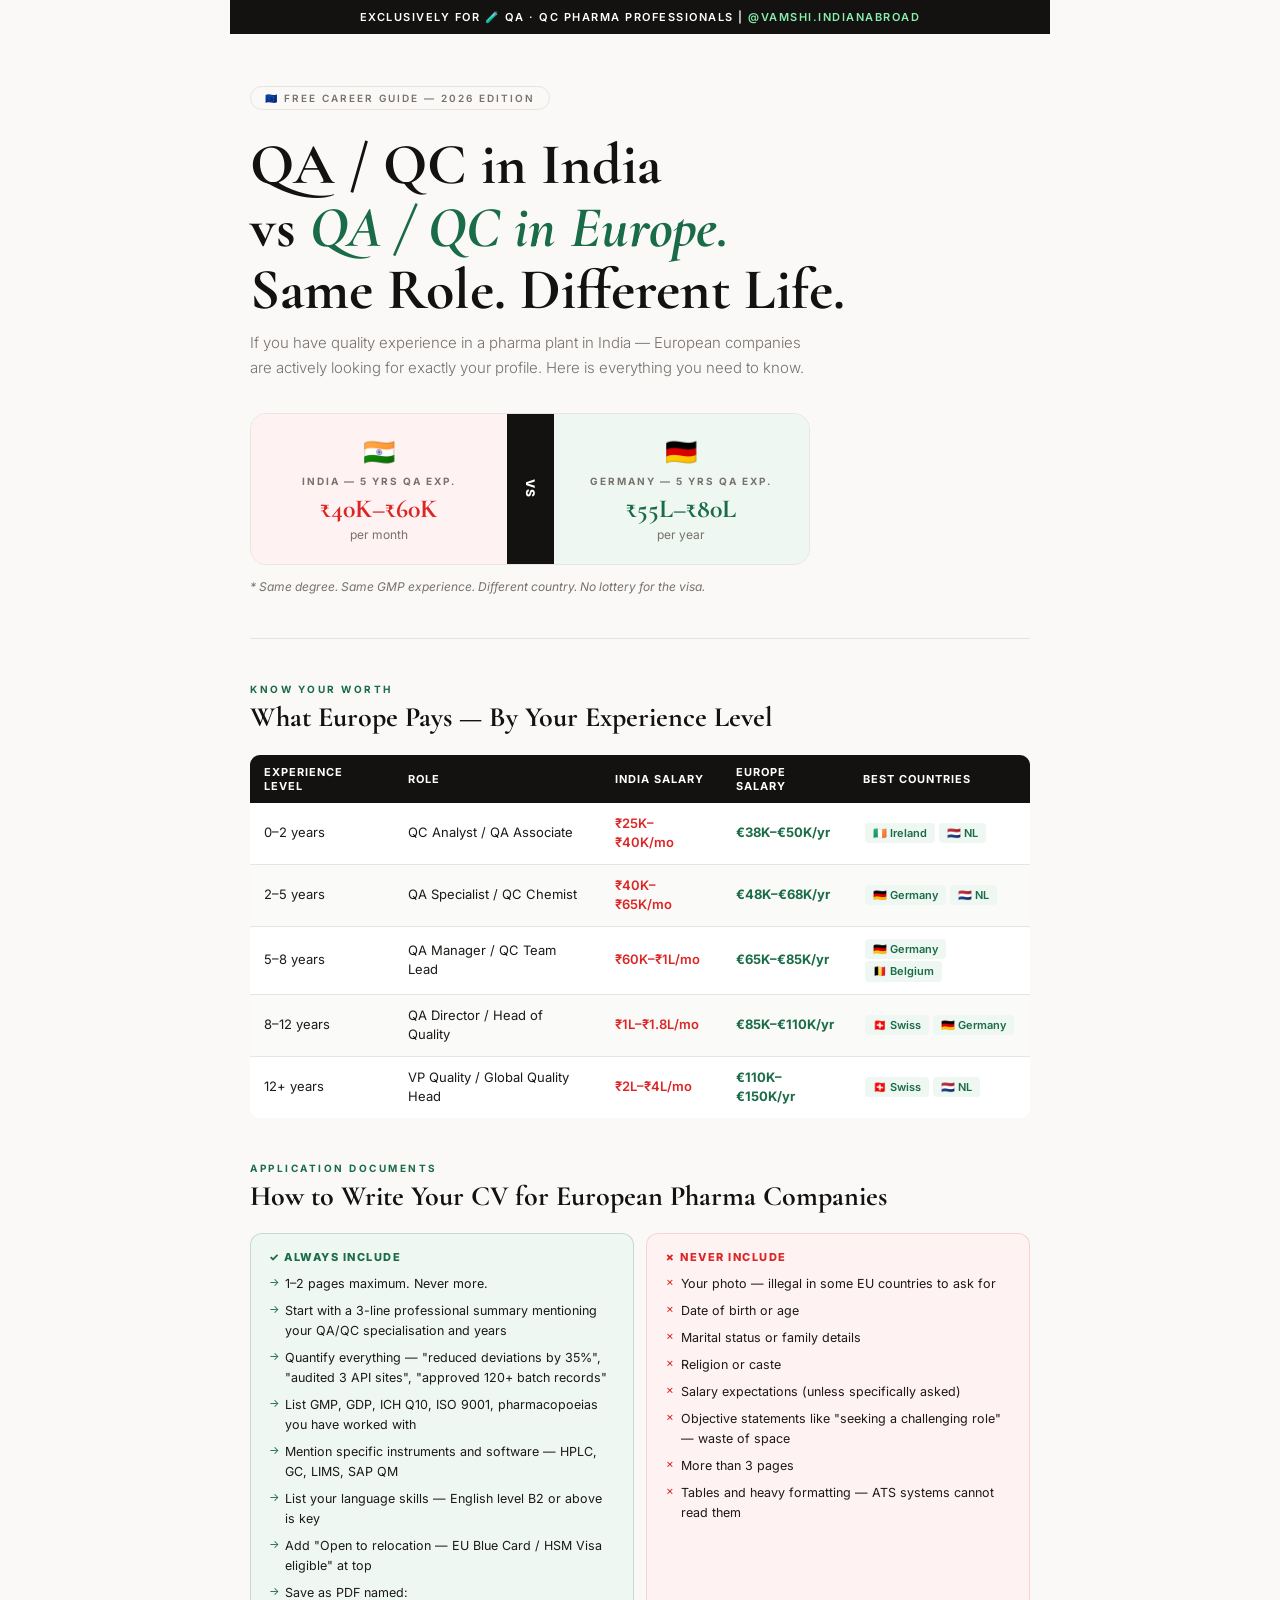
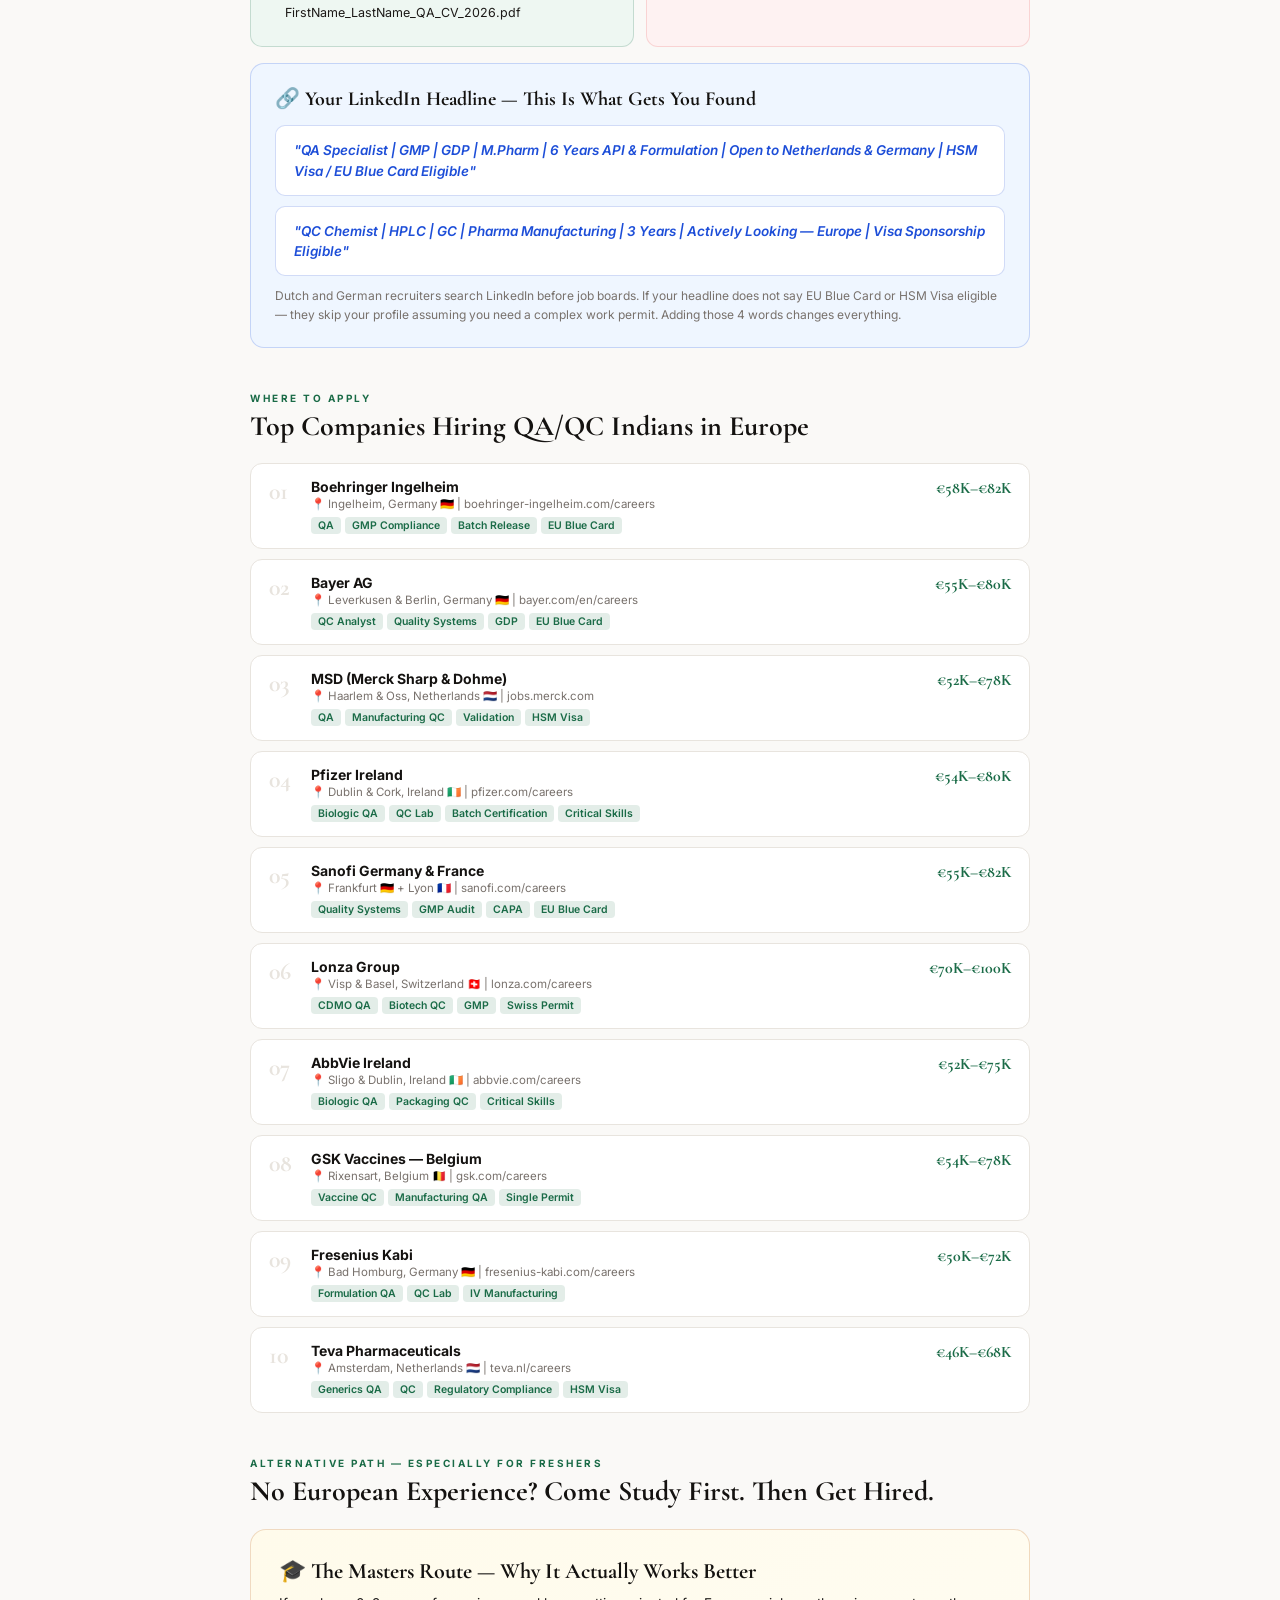
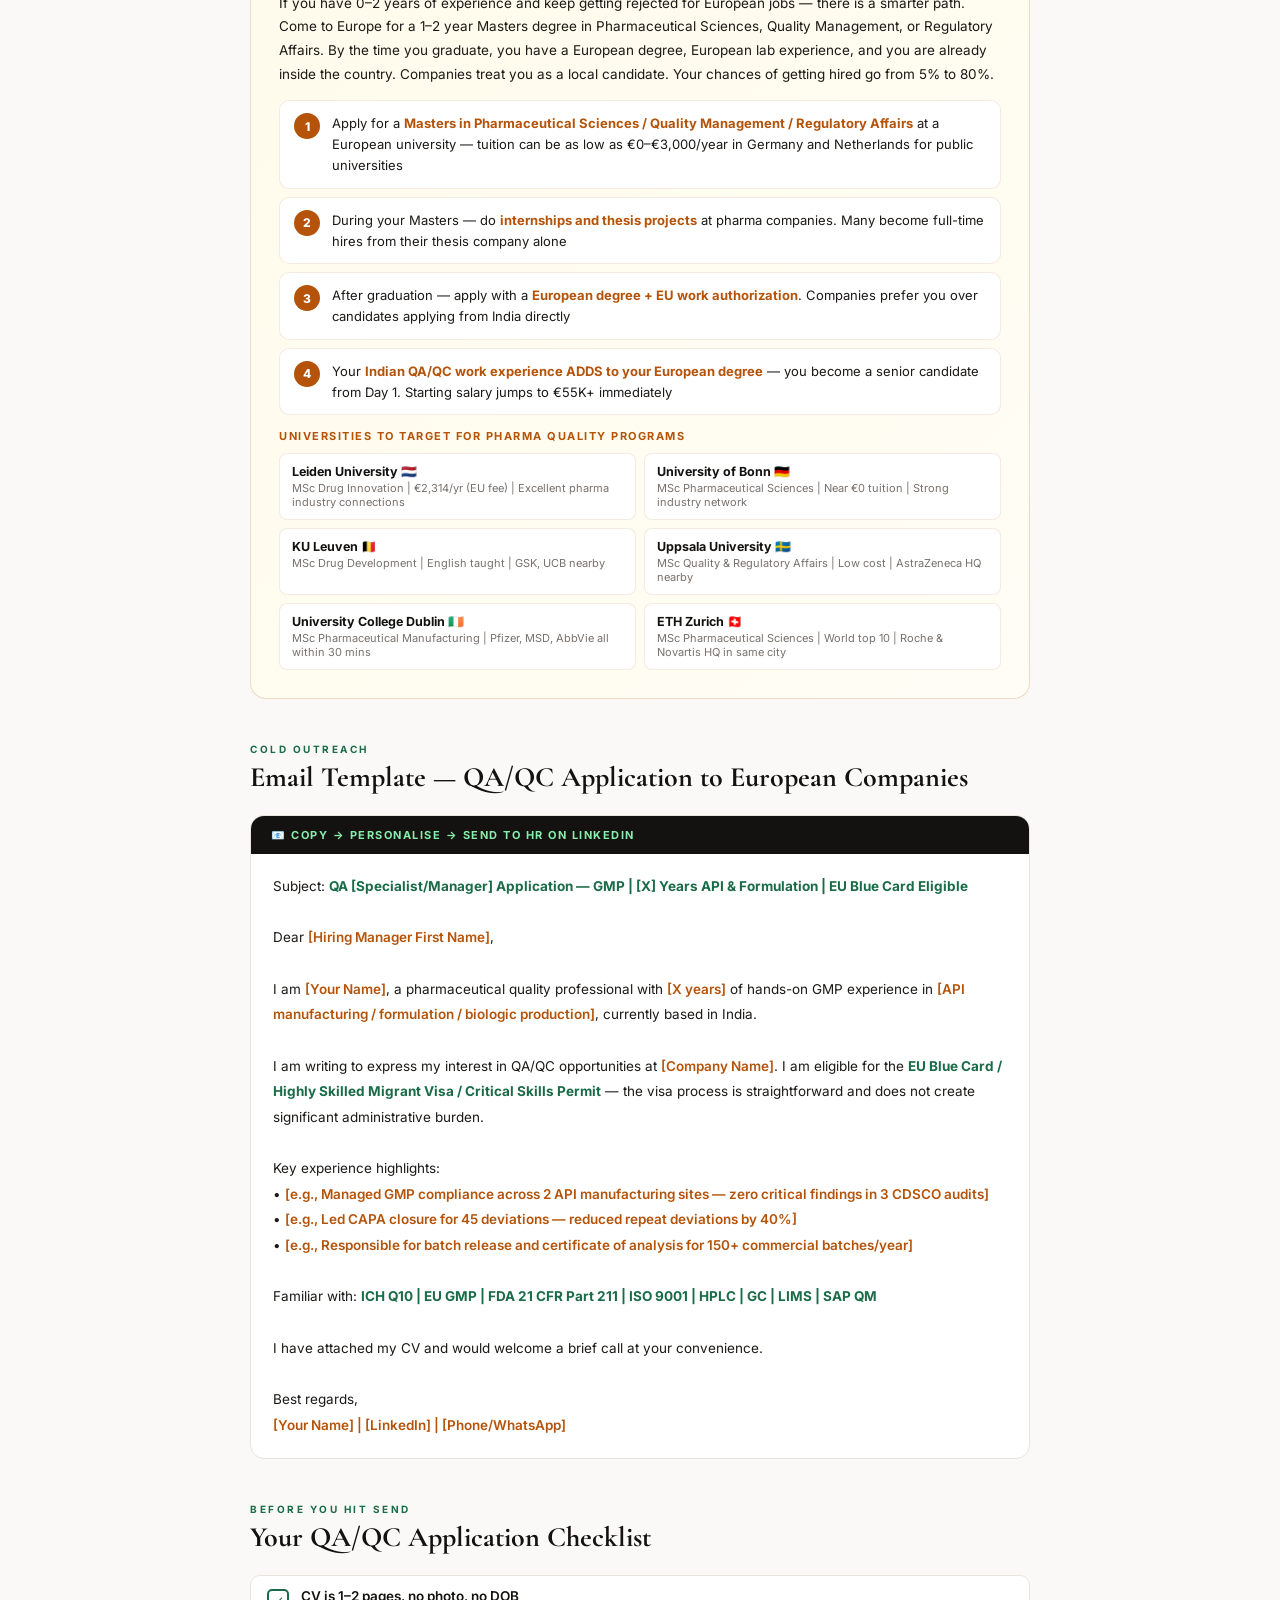
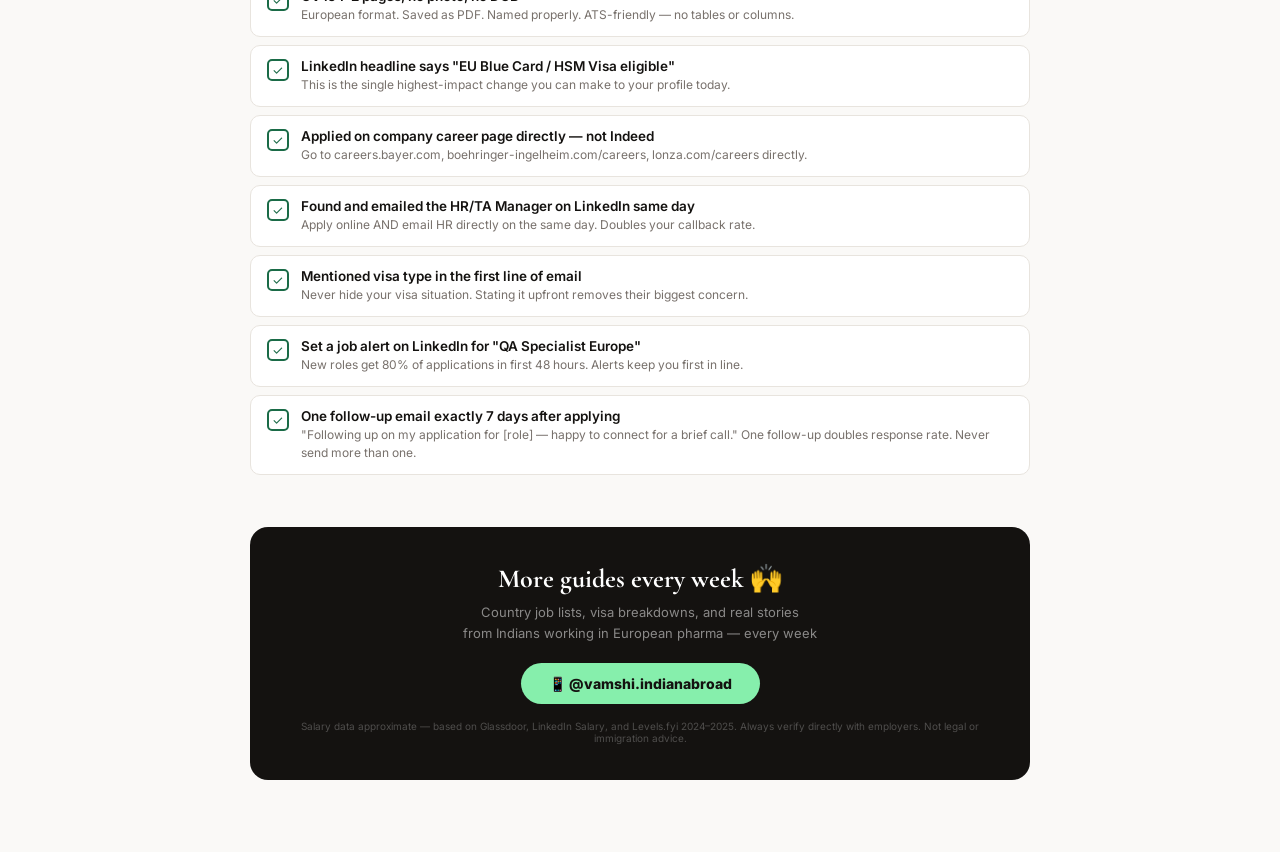
<file: qaqc_europe_career_guide_2026 (1).html>
<!DOCTYPE html>
<html lang="en">
<head>
<meta charset="UTF-8"/>
<meta name="viewport" content="width=device-width, initial-scale=1.0"/>
<title>QA/QC Europe Career Guide 2026 | @vamshi.indianabroad</title>
<link href="https://fonts.googleapis.com/css2?family=Cormorant+Garamond:ital,wght@0,600;0,700;1,600&family=Inter:wght@300;400;500;600;700&display=swap" rel="stylesheet"/>
<style>
:root {
  --bg: #faf9f7;
  --dark: #141210;
  --card: #ffffff;
  --border: #e8e4de;
  --green: #1a6b47;
  --green-light: #eef7f2;
  --green-mid: rgba(26,107,71,0.12);
  --amber: #b45309;
  --amber-light: #fffbeb;
  --amber-mid: rgba(180,83,9,0.1);
  --red: #dc2626;
  --red-light: #fef2f2;
  --blue: #1d4ed8;
  --blue-light: #eff6ff;
  --text: #1c1917;
  --muted: #78716c;
  --soft: #a8a29e;
}

* { margin:0; padding:0; box-sizing:border-box; }

body {
  background: var(--bg);
  color: var(--text);
  font-family: 'Inter', sans-serif;
  max-width: 820px;
  margin: 0 auto;
  padding: 0 20px 72px;
}

/* ── TOP BAR ── */
.topbar {
  background: var(--dark);
  color: white;
  text-align: center;
  padding: 10px 20px;
  font-size: 11px;
  letter-spacing: 1.5px;
  text-transform: uppercase;
  font-weight: 600;
  margin: 0 -20px 0;
}
.topbar span { color: #86efac; }

/* ── HERO ── */
.hero {
  padding: 52px 0 44px;
  border-bottom: 1px solid var(--border);
}
.hero-tag {
  display: inline-flex;
  align-items: center;
  gap: 6px;
  border: 1px solid var(--border);
  color: var(--muted);
  font-size: 10px;
  font-weight: 600;
  letter-spacing: 2px;
  text-transform: uppercase;
  padding: 5px 14px;
  border-radius: 50px;
  margin-bottom: 24px;
}
.hero h1 {
  font-family: 'Cormorant Garamond', serif;
  font-size: clamp(32px, 6vw, 58px);
  font-weight: 700;
  line-height: 1.08;
  color: var(--dark);
  margin-bottom: 8px;
}
.hero h1 .accent { color: var(--green); font-style: italic; }
.hero-sub {
  font-size: 15px;
  color: var(--muted);
  line-height: 1.7;
  max-width: 560px;
  margin-bottom: 32px;
  font-weight: 300;
}

/* salary comparison */
.sal-compare {
  display: grid;
  grid-template-columns: 1fr auto 1fr;
  gap: 0;
  border: 1px solid var(--border);
  border-radius: 16px;
  overflow: hidden;
  max-width: 560px;
}
.sal-side {
  padding: 22px 24px;
  text-align: center;
}
.sal-side.india { background: var(--red-light); }
.sal-side.europe { background: var(--green-light); }
.sal-divider {
  background: var(--dark);
  display: flex; align-items: center; justify-content: center;
  padding: 0 16px;
  font-size: 12px; font-weight: 800; color: white;
  letter-spacing: 1px;
  writing-mode: vertical-rl;
  text-orientation: mixed;
}
.sal-flag { font-size: 26px; margin-bottom: 8px; }
.sal-label { font-size: 10px; font-weight: 700; letter-spacing: 2px; text-transform: uppercase; color: var(--muted); margin-bottom: 6px; }
.sal-num {
  font-family: 'Cormorant Garamond', serif;
  font-size: 26px;
  font-weight: 700;
  line-height: 1.2;
}
.sal-num.bad { color: var(--red); }
.sal-num.good { color: var(--green); }
.sal-per { font-size: 12px; color: var(--muted); margin-top: 3px; }
.sal-note {
  margin-top: 14px;
  font-size: 12px;
  color: var(--muted);
  font-style: italic;
}

/* ── SECTION HEADERS ── */
.sec {
  padding-top: 44px;
}
.sec-eyebrow {
  font-size: 10px;
  font-weight: 700;
  letter-spacing: 2.5px;
  text-transform: uppercase;
  color: var(--green);
  margin-bottom: 6px;
}
.sec h2 {
  font-family: 'Cormorant Garamond', serif;
  font-size: 28px;
  font-weight: 700;
  color: var(--dark);
  margin-bottom: 20px;
  line-height: 1.2;
}

/* ── EXPERIENCE TABLE ── */
.exp-table { width: 100%; border-collapse: collapse; margin-top: 4px; }
.exp-table thead tr {
  background: var(--dark);
}
.exp-table th {
  padding: 10px 14px;
  font-size: 11px;
  font-weight: 700;
  letter-spacing: 1px;
  text-transform: uppercase;
  color: white;
  text-align: left;
}
.exp-table th:first-child { border-radius: 10px 0 0 0; }
.exp-table th:last-child { border-radius: 0 10px 0 0; }
.exp-table td {
  padding: 11px 14px;
  font-size: 13px;
  border-bottom: 1px solid var(--border);
  background: var(--card);
  vertical-align: middle;
  line-height: 1.5;
}
.exp-table tr:last-child td { border-bottom: none; }
.exp-table tr:last-child td:first-child { border-radius: 0 0 0 10px; }
.exp-table tr:last-child td:last-child { border-radius: 0 0 10px 0; }
.exp-table tr:nth-child(even) td { background: #fafaf9; }
.eu-sal { font-weight: 700; color: var(--green); }
.in-sal { color: var(--red); font-weight: 600; }
.target-tag {
  display: inline-block;
  background: var(--green-light);
  color: var(--green);
  font-size: 11px;
  font-weight: 600;
  padding: 2px 8px;
  border-radius: 4px;
  margin: 1px 2px;
}

/* ── CV SECTION ── */
.cv-grid { display: grid; grid-template-columns: 1fr 1fr; gap: 12px; margin-top: 4px; }
@media(max-width:560px){ .cv-grid { grid-template-columns: 1fr; } }

.cv-card {
  border-radius: 12px;
  padding: 16px 18px;
}
.cv-card.do {
  background: var(--green-light);
  border: 1px solid rgba(26,107,71,0.2);
}
.cv-card.dont {
  background: var(--red-light);
  border: 1px solid rgba(220,38,38,0.15);
}
.cv-head {
  font-size: 11px;
  font-weight: 800;
  letter-spacing: 1.5px;
  text-transform: uppercase;
  margin-bottom: 10px;
  display: flex;
  align-items: center;
  gap: 6px;
}
.cv-head.do { color: var(--green); }
.cv-head.dont { color: var(--red); }
.cv-items { list-style: none; }
.cv-items li {
  font-size: 12.5px;
  line-height: 1.6;
  margin-bottom: 7px;
  padding-left: 16px;
  position: relative;
  color: var(--text);
}
.cv-items li::before {
  content: '→';
  position: absolute;
  left: 0;
  font-size: 11px;
}
.cv-card.do .cv-items li::before { color: var(--green); }
.cv-card.dont .cv-items li::before { color: var(--red); content: '✗'; }

/* ── LINKEDIN BOX ── */
.linkedin-box {
  background: var(--blue-light);
  border: 1px solid rgba(29,78,216,0.2);
  border-radius: 14px;
  padding: 22px 24px;
  margin-top: 12px;
}
.linkedin-box h3 {
  font-family: 'Cormorant Garamond', serif;
  font-size: 20px;
  font-weight: 700;
  color: var(--dark);
  margin-bottom: 14px;
}
.headline-example {
  background: white;
  border: 1px solid rgba(29,78,216,0.2);
  border-radius: 10px;
  padding: 14px 18px;
  font-size: 13.5px;
  font-weight: 600;
  color: var(--blue);
  margin-bottom: 10px;
  font-style: italic;
  line-height: 1.5;
}
.headline-note { font-size: 12px; color: var(--muted); line-height: 1.6; }

/* ── COMPANY GRID ── */
.company-grid { display: grid; gap: 10px; margin-top: 4px; }
.co-card {
  background: var(--card);
  border: 1px solid var(--border);
  border-radius: 12px;
  padding: 14px 18px;
  display: flex;
  align-items: flex-start;
  gap: 14px;
}
.co-number {
  font-family: 'Cormorant Garamond', serif;
  font-size: 24px;
  font-weight: 700;
  color: var(--border);
  min-width: 28px;
  line-height: 1;
  margin-top: 2px;
}
.co-body { flex: 1; }
.co-name { font-weight: 700; font-size: 14px; color: var(--dark); margin-bottom: 2px; }
.co-location { font-size: 11.5px; color: var(--muted); margin-bottom: 6px; }
.co-tags { display: flex; flex-wrap: wrap; gap: 4px; }
.co-tag {
  background: var(--green-mid);
  color: var(--green);
  font-size: 10.5px;
  font-weight: 600;
  padding: 2px 7px;
  border-radius: 4px;
}
.co-tag.amber {
  background: var(--amber-mid);
  color: var(--amber);
}
.co-right { text-align: right; min-width: 80px; }
.co-sal {
  font-family: 'Cormorant Garamond', serif;
  font-size: 16px;
  font-weight: 700;
  color: var(--green);
  white-space: nowrap;
}
.co-link {
  display: block;
  margin-top: 4px;
  font-size: 10px;
  color: var(--muted);
  text-decoration: none;
}

/* ── MASTERS PATH ── */
.masters-box {
  background: linear-gradient(135deg, var(--amber-light), #fffdf5);
  border: 1px solid rgba(180,83,9,0.2);
  border-radius: 16px;
  padding: 28px;
  margin-top: 4px;
}
.masters-box h3 {
  font-family: 'Cormorant Garamond', serif;
  font-size: 22px;
  font-weight: 700;
  color: var(--dark);
  margin-bottom: 8px;
}
.masters-box p { font-size: 13.5px; color: var(--text); line-height: 1.75; margin-bottom: 14px; }
.masters-steps { display: grid; gap: 8px; }
.ms-step {
  display: flex;
  gap: 12px;
  align-items: flex-start;
  background: white;
  border-radius: 10px;
  padding: 12px 14px;
  border: 1px solid rgba(180,83,9,0.12);
}
.ms-num {
  width: 26px; height: 26px;
  background: var(--amber);
  color: white;
  border-radius: 50%;
  display: flex; align-items: center; justify-content: center;
  font-size: 12px; font-weight: 800;
  flex-shrink: 0;
}
.ms-text { font-size: 13px; line-height: 1.6; color: var(--text); }
.ms-text strong { color: var(--amber); }

.masters-unis { margin-top: 14px; }
.mu-label { font-size: 11px; font-weight: 700; letter-spacing: 1.5px; text-transform: uppercase; color: var(--amber); margin-bottom: 10px; }
.mu-grid { display: grid; grid-template-columns: repeat(2, 1fr); gap: 8px; }
@media(max-width:480px){ .mu-grid { grid-template-columns: 1fr; } }
.mu-item {
  background: white;
  border: 1px solid rgba(180,83,9,0.12);
  border-radius: 8px;
  padding: 10px 12px;
  font-size: 12.5px;
}
.mu-name { font-weight: 700; color: var(--dark); margin-bottom: 2px; }
.mu-detail { font-size: 11px; color: var(--muted); }

/* ── EMAIL TEMPLATE ── */
.email-outer {
  background: var(--card);
  border: 1px solid var(--border);
  border-radius: 14px;
  overflow: hidden;
  margin-top: 4px;
}
.email-bar {
  background: var(--dark);
  padding: 12px 20px;
  font-size: 11px;
  font-weight: 700;
  letter-spacing: 1.5px;
  text-transform: uppercase;
  color: #86efac;
}
.email-content {
  padding: 20px 22px;
  font-size: 13.5px;
  line-height: 1.9;
  color: var(--text);
  white-space: pre-line;
}
.em-hl { color: var(--green); font-weight: 700; }
.em-fill { color: var(--amber); font-weight: 600; }

/* ── CHECKLIST ── */
.checklist { display: grid; gap: 8px; margin-top: 4px; }
.chk-item {
  display: flex;
  gap: 12px;
  align-items: flex-start;
  background: var(--card);
  border: 1px solid var(--border);
  border-radius: 10px;
  padding: 12px 16px;
}
.chk-box {
  width: 22px; height: 22px;
  border: 2px solid var(--green);
  border-radius: 5px;
  flex-shrink: 0;
  margin-top: 1px;
  display: flex; align-items: center; justify-content: center;
  font-size: 13px;
  color: var(--green);
}
.chk-title { font-weight: 600; font-size: 13.5px; margin-bottom: 2px; color: var(--dark); }
.chk-sub { font-size: 12px; color: var(--muted); line-height: 1.5; }

/* ── FOOTER ── */
.footer {
  margin-top: 52px;
  background: var(--dark);
  color: white;
  border-radius: 18px;
  padding: 36px 32px;
  text-align: center;
  overflow: hidden;
  position: relative;
}
.footer h3 {
  font-family: 'Cormorant Garamond', serif;
  font-size: 26px;
  font-weight: 700;
  margin-bottom: 8px;
}
.footer p { font-size: 13px; color: rgba(255,255,255,0.5); margin-bottom: 20px; line-height: 1.6; }
.ig-link {
  display: inline-flex;
  align-items: center;
  gap: 8px;
  background: #86efac;
  color: var(--dark);
  font-weight: 800;
  font-size: 14px;
  padding: 12px 28px;
  border-radius: 50px;
  text-decoration: none;
}
.footer-disc { margin-top: 16px; font-size: 10px; color: rgba(255,255,255,0.25); }

@media(max-width:560px){
  .sal-compare { grid-template-columns: 1fr; }
  .sal-divider { writing-mode: horizontal-tb; padding: 10px; font-size: 12px; }
}
</style>
</head>
<body>

<div class="topbar">Exclusively for 🧪 QA · QC Pharma Professionals | <span>@vamshi.indianabroad</span></div>

<!-- HERO -->
<div class="hero">
  <div class="hero-tag">🇪🇺 Free Career Guide — 2026 Edition</div>
  <h1>QA / QC in India<br/>vs <span class="accent">QA / QC in Europe.</span><br/>Same Role. Different Life.</h1>
  <p class="hero-sub">If you have quality experience in a pharma plant in India — European companies are actively looking for exactly your profile. Here is everything you need to know.</p>

  <div class="sal-compare">
    <div class="sal-side india">
      <div class="sal-flag">🇮🇳</div>
      <div class="sal-label">India — 5 yrs QA exp.</div>
      <div class="sal-num bad">₹40K–₹60K</div>
      <div class="sal-per">per month</div>
    </div>
    <div class="sal-divider">VS</div>
    <div class="sal-side europe">
      <div class="sal-flag">🇩🇪</div>
      <div class="sal-label">Germany — 5 yrs QA exp.</div>
      <div class="sal-num good">₹55L–₹80L</div>
      <div class="sal-per">per year</div>
    </div>
  </div>
  <p class="sal-note">* Same degree. Same GMP experience. Different country. No lottery for the visa.</p>
</div>

<!-- SALARY BY EXPERIENCE -->
<div class="sec">
  <div class="sec-eyebrow">Know your worth</div>
  <h2>What Europe Pays — By Your Experience Level</h2>
  <table class="exp-table">
    <thead>
      <tr>
        <th>Experience Level</th>
        <th>Role</th>
        <th>India Salary</th>
        <th>Europe Salary</th>
        <th>Best Countries</th>
      </tr>
    </thead>
    <tbody>
      <tr>
        <td>0–2 years</td>
        <td>QC Analyst / QA Associate</td>
        <td class="in-sal">₹25K–₹40K/mo</td>
        <td class="eu-sal">€38K–€50K/yr</td>
        <td><span class="target-tag">🇮🇪 Ireland</span><span class="target-tag">🇳🇱 NL</span></td>
      </tr>
      <tr>
        <td>2–5 years</td>
        <td>QA Specialist / QC Chemist</td>
        <td class="in-sal">₹40K–₹65K/mo</td>
        <td class="eu-sal">€48K–€68K/yr</td>
        <td><span class="target-tag">🇩🇪 Germany</span><span class="target-tag">🇳🇱 NL</span></td>
      </tr>
      <tr>
        <td>5–8 years</td>
        <td>QA Manager / QC Team Lead</td>
        <td class="in-sal">₹60K–₹1L/mo</td>
        <td class="eu-sal">€65K–€85K/yr</td>
        <td><span class="target-tag">🇩🇪 Germany</span><span class="target-tag">🇧🇪 Belgium</span></td>
      </tr>
      <tr>
        <td>8–12 years</td>
        <td>QA Director / Head of Quality</td>
        <td class="in-sal">₹1L–₹1.8L/mo</td>
        <td class="eu-sal">€85K–€110K/yr</td>
        <td><span class="target-tag">🇨🇭 Swiss</span><span class="target-tag">🇩🇪 Germany</span></td>
      </tr>
      <tr>
        <td>12+ years</td>
        <td>VP Quality / Global Quality Head</td>
        <td class="in-sal">₹2L–₹4L/mo</td>
        <td class="eu-sal">€110K–€150K/yr</td>
        <td><span class="target-tag">🇨🇭 Swiss</span><span class="target-tag">🇳🇱 NL</span></td>
      </tr>
    </tbody>
  </table>
</div>

<!-- CV GUIDE -->
<div class="sec">
  <div class="sec-eyebrow">Application documents</div>
  <h2>How to Write Your CV for European Pharma Companies</h2>
  <div class="cv-grid">
    <div class="cv-card do">
      <div class="cv-head do">✓ Always include</div>
      <ul class="cv-items">
        <li>1–2 pages maximum. Never more.</li>
        <li>Start with a 3-line professional summary mentioning your QA/QC specialisation and years</li>
        <li>Quantify everything — "reduced deviations by 35%", "audited 3 API sites", "approved 120+ batch records"</li>
        <li>List GMP, GDP, ICH Q10, ISO 9001, pharmacopoeias you have worked with</li>
        <li>Mention specific instruments and software — HPLC, GC, LIMS, SAP QM</li>
        <li>List your language skills — English level B2 or above is key</li>
        <li>Add "Open to relocation — EU Blue Card / HSM Visa eligible" at top</li>
        <li>Save as PDF named: FirstName_LastName_QA_CV_2026.pdf</li>
      </ul>
    </div>
    <div class="cv-card dont">
      <div class="cv-head dont">✗ Never include</div>
      <ul class="cv-items">
        <li>Your photo — illegal in some EU countries to ask for</li>
        <li>Date of birth or age</li>
        <li>Marital status or family details</li>
        <li>Religion or caste</li>
        <li>Salary expectations (unless specifically asked)</li>
        <li>Objective statements like "seeking a challenging role" — waste of space</li>
        <li>More than 3 pages</li>
        <li>Tables and heavy formatting — ATS systems cannot read them</li>
      </ul>
    </div>
  </div>

  <!-- LinkedIn -->
  <div class="linkedin-box" style="margin-top:16px;">
    <h3>🔗 Your LinkedIn Headline — This Is What Gets You Found</h3>
    <div class="headline-example">"QA Specialist | GMP | GDP | M.Pharm | 6 Years API & Formulation | Open to Netherlands & Germany | HSM Visa / EU Blue Card Eligible"</div>
    <div class="headline-example">"QC Chemist | HPLC | GC | Pharma Manufacturing | 3 Years | Actively Looking — Europe | Visa Sponsorship Eligible"</div>
    <div class="headline-note">Dutch and German recruiters search LinkedIn before job boards. If your headline does not say EU Blue Card or HSM Visa eligible — they skip your profile assuming you need a complex work permit. Adding those 4 words changes everything.</div>
  </div>
</div>

<!-- TOP COMPANIES -->
<div class="sec">
  <div class="sec-eyebrow">Where to apply</div>
  <h2>Top Companies Hiring QA/QC Indians in Europe</h2>
  <div class="company-grid">

    <div class="co-card">
      <div class="co-number">01</div>
      <div class="co-body">
        <div class="co-name">Boehringer Ingelheim</div>
        <div class="co-location">📍 Ingelheim, Germany 🇩🇪 | boehringer-ingelheim.com/careers</div>
        <div class="co-tags"><span class="co-tag">QA</span><span class="co-tag">GMP Compliance</span><span class="co-tag">Batch Release</span><span class="co-tag">EU Blue Card</span></div>
      </div>
      <div class="co-right"><div class="co-sal">€58K–€82K</div></div>
    </div>

    <div class="co-card">
      <div class="co-number">02</div>
      <div class="co-body">
        <div class="co-name">Bayer AG</div>
        <div class="co-location">📍 Leverkusen & Berlin, Germany 🇩🇪 | bayer.com/en/careers</div>
        <div class="co-tags"><span class="co-tag">QC Analyst</span><span class="co-tag">Quality Systems</span><span class="co-tag">GDP</span><span class="co-tag">EU Blue Card</span></div>
      </div>
      <div class="co-right"><div class="co-sal">€55K–€80K</div></div>
    </div>

    <div class="co-card">
      <div class="co-number">03</div>
      <div class="co-body">
        <div class="co-name">MSD (Merck Sharp & Dohme)</div>
        <div class="co-location">📍 Haarlem & Oss, Netherlands 🇳🇱 | jobs.merck.com</div>
        <div class="co-tags"><span class="co-tag">QA</span><span class="co-tag">Manufacturing QC</span><span class="co-tag">Validation</span><span class="co-tag">HSM Visa</span></div>
      </div>
      <div class="co-right"><div class="co-sal">€52K–€78K</div></div>
    </div>

    <div class="co-card">
      <div class="co-number">04</div>
      <div class="co-body">
        <div class="co-name">Pfizer Ireland</div>
        <div class="co-location">📍 Dublin & Cork, Ireland 🇮🇪 | pfizer.com/careers</div>
        <div class="co-tags"><span class="co-tag">Biologic QA</span><span class="co-tag">QC Lab</span><span class="co-tag">Batch Certification</span><span class="co-tag">Critical Skills</span></div>
      </div>
      <div class="co-right"><div class="co-sal">€54K–€80K</div></div>
    </div>

    <div class="co-card">
      <div class="co-number">05</div>
      <div class="co-body">
        <div class="co-name">Sanofi Germany & France</div>
        <div class="co-location">📍 Frankfurt 🇩🇪 + Lyon 🇫🇷 | sanofi.com/careers</div>
        <div class="co-tags"><span class="co-tag">Quality Systems</span><span class="co-tag">GMP Audit</span><span class="co-tag">CAPA</span><span class="co-tag">EU Blue Card</span></div>
      </div>
      <div class="co-right"><div class="co-sal">€55K–€82K</div></div>
    </div>

    <div class="co-card">
      <div class="co-number">06</div>
      <div class="co-body">
        <div class="co-name">Lonza Group</div>
        <div class="co-location">📍 Visp & Basel, Switzerland 🇨🇭 | lonza.com/careers</div>
        <div class="co-tags"><span class="co-tag">CDMO QA</span><span class="co-tag">Biotech QC</span><span class="co-tag">GMP</span><span class="co-tag">Swiss Permit</span></div>
      </div>
      <div class="co-right"><div class="co-sal">€70K–€100K</div></div>
    </div>

    <div class="co-card">
      <div class="co-number">07</div>
      <div class="co-body">
        <div class="co-name">AbbVie Ireland</div>
        <div class="co-location">📍 Sligo & Dublin, Ireland 🇮🇪 | abbvie.com/careers</div>
        <div class="co-tags"><span class="co-tag">Biologic QA</span><span class="co-tag">Packaging QC</span><span class="co-tag">Critical Skills</span></div>
      </div>
      <div class="co-right"><div class="co-sal">€52K–€75K</div></div>
    </div>

    <div class="co-card">
      <div class="co-number">08</div>
      <div class="co-body">
        <div class="co-name">GSK Vaccines — Belgium</div>
        <div class="co-location">📍 Rixensart, Belgium 🇧🇪 | gsk.com/careers</div>
        <div class="co-tags"><span class="co-tag">Vaccine QC</span><span class="co-tag">Manufacturing QA</span><span class="co-tag">Single Permit</span></div>
      </div>
      <div class="co-right"><div class="co-sal">€54K–€78K</div></div>
    </div>

    <div class="co-card">
      <div class="co-number">09</div>
      <div class="co-body">
        <div class="co-name">Fresenius Kabi</div>
        <div class="co-location">📍 Bad Homburg, Germany 🇩🇪 | fresenius-kabi.com/careers</div>
        <div class="co-tags"><span class="co-tag">Formulation QA</span><span class="co-tag">QC Lab</span><span class="co-tag">IV Manufacturing</span></div>
      </div>
      <div class="co-right"><div class="co-sal">€50K–€72K</div></div>
    </div>

    <div class="co-card">
      <div class="co-number">10</div>
      <div class="co-body">
        <div class="co-name">Teva Pharmaceuticals</div>
        <div class="co-location">📍 Amsterdam, Netherlands 🇳🇱 | teva.nl/careers</div>
        <div class="co-tags"><span class="co-tag">Generics QA</span><span class="co-tag">QC</span><span class="co-tag">Regulatory Compliance</span><span class="co-tag">HSM Visa</span></div>
      </div>
      <div class="co-right"><div class="co-sal">€46K–€68K</div></div>
    </div>

  </div>
</div>

<!-- MASTERS PATH -->
<div class="sec">
  <div class="sec-eyebrow">Alternative path — especially for freshers</div>
  <h2>No European Experience? Come Study First. Then Get Hired.</h2>
  <div class="masters-box">
    <h3>🎓 The Masters Route — Why It Actually Works Better</h3>
    <p>If you have 0–2 years of experience and keep getting rejected for European jobs — there is a smarter path. Come to Europe for a 1–2 year Masters degree in Pharmaceutical Sciences, Quality Management, or Regulatory Affairs. By the time you graduate, you have a European degree, European lab experience, and you are already inside the country. Companies treat you as a local candidate. Your chances of getting hired go from 5% to 80%.</p>

    <div class="masters-steps">
      <div class="ms-step">
        <div class="ms-num">1</div>
        <div class="ms-text">Apply for a <strong>Masters in Pharmaceutical Sciences / Quality Management / Regulatory Affairs</strong> at a European university — tuition can be as low as €0–€3,000/year in Germany and Netherlands for public universities</div>
      </div>
      <div class="ms-step">
        <div class="ms-num">2</div>
        <div class="ms-text">During your Masters — do <strong>internships and thesis projects</strong> at pharma companies. Many become full-time hires from their thesis company alone</div>
      </div>
      <div class="ms-step">
        <div class="ms-num">3</div>
        <div class="ms-text">After graduation — apply with a <strong>European degree + EU work authorization</strong>. Companies prefer you over candidates applying from India directly</div>
      </div>
      <div class="ms-step">
        <div class="ms-num">4</div>
        <div class="ms-text">Your <strong>Indian QA/QC work experience ADDS to your European degree</strong> — you become a senior candidate from Day 1. Starting salary jumps to €55K+ immediately</div>
      </div>
    </div>

    <div class="masters-unis">
      <div class="mu-label">Universities to target for pharma quality programs</div>
      <div class="mu-grid">
        <div class="mu-item">
          <div class="mu-name">Leiden University 🇳🇱</div>
          <div class="mu-detail">MSc Drug Innovation | €2,314/yr (EU fee) | Excellent pharma industry connections</div>
        </div>
        <div class="mu-item">
          <div class="mu-name">University of Bonn 🇩🇪</div>
          <div class="mu-detail">MSc Pharmaceutical Sciences | Near €0 tuition | Strong industry network</div>
        </div>
        <div class="mu-item">
          <div class="mu-name">KU Leuven 🇧🇪</div>
          <div class="mu-detail">MSc Drug Development | English taught | GSK, UCB nearby</div>
        </div>
        <div class="mu-item">
          <div class="mu-name">Uppsala University 🇸🇪</div>
          <div class="mu-detail">MSc Quality & Regulatory Affairs | Low cost | AstraZeneca HQ nearby</div>
        </div>
        <div class="mu-item">
          <div class="mu-name">University College Dublin 🇮🇪</div>
          <div class="mu-detail">MSc Pharmaceutical Manufacturing | Pfizer, MSD, AbbVie all within 30 mins</div>
        </div>
        <div class="mu-item">
          <div class="mu-name">ETH Zurich 🇨🇭</div>
          <div class="mu-detail">MSc Pharmaceutical Sciences | World top 10 | Roche & Novartis HQ in same city</div>
        </div>
      </div>
    </div>
  </div>
</div>

<!-- EMAIL TEMPLATE -->
<div class="sec">
  <div class="sec-eyebrow">Cold outreach</div>
  <h2>Email Template — QA/QC Application to European Companies</h2>
  <div class="email-outer">
    <div class="email-bar">📧 Copy → Personalise → Send to HR on LinkedIn</div>
    <div class="email-content">Subject: <span class="em-hl">QA [Specialist/Manager] Application — GMP | [X] Years API & Formulation | EU Blue Card Eligible</span>

Dear <span class="em-fill">[Hiring Manager First Name]</span>,

I am <span class="em-fill">[Your Name]</span>, a pharmaceutical quality professional with <span class="em-fill">[X years]</span> of hands-on GMP experience in <span class="em-fill">[API manufacturing / formulation / biologic production]</span>, currently based in India.

I am writing to express my interest in QA/QC opportunities at <span class="em-fill">[Company Name]</span>. I am eligible for the <span class="em-hl">EU Blue Card / Highly Skilled Migrant Visa / Critical Skills Permit</span> — the visa process is straightforward and does not create significant administrative burden.

Key experience highlights:
  • <span class="em-fill">[e.g., Managed GMP compliance across 2 API manufacturing sites — zero critical findings in 3 CDSCO audits]</span>
  • <span class="em-fill">[e.g., Led CAPA closure for 45 deviations — reduced repeat deviations by 40%]</span>
  • <span class="em-fill">[e.g., Responsible for batch release and certificate of analysis for 150+ commercial batches/year]</span>

Familiar with: <span class="em-hl">ICH Q10 | EU GMP | FDA 21 CFR Part 211 | ISO 9001 | HPLC | GC | LIMS | SAP QM</span>

I have attached my CV and would welcome a brief call at your convenience.

Best regards,
<span class="em-fill">[Your Name] | [LinkedIn] | [Phone/WhatsApp]</span></div>
  </div>
</div>

<!-- APPLICATION CHECKLIST -->
<div class="sec">
  <div class="sec-eyebrow">Before you hit send</div>
  <h2>Your QA/QC Application Checklist</h2>
  <div class="checklist">
    <div class="chk-item"><div class="chk-box">✓</div><div><div class="chk-title">CV is 1–2 pages, no photo, no DOB</div><div class="chk-sub">European format. Saved as PDF. Named properly. ATS-friendly — no tables or columns.</div></div></div>
    <div class="chk-item"><div class="chk-box">✓</div><div><div class="chk-title">LinkedIn headline says "EU Blue Card / HSM Visa eligible"</div><div class="chk-sub">This is the single highest-impact change you can make to your profile today.</div></div></div>
    <div class="chk-item"><div class="chk-box">✓</div><div><div class="chk-title">Applied on company career page directly — not Indeed</div><div class="chk-sub">Go to careers.bayer.com, boehringer-ingelheim.com/careers, lonza.com/careers directly.</div></div></div>
    <div class="chk-item"><div class="chk-box">✓</div><div><div class="chk-title">Found and emailed the HR/TA Manager on LinkedIn same day</div><div class="chk-sub">Apply online AND email HR directly on the same day. Doubles your callback rate.</div></div></div>
    <div class="chk-item"><div class="chk-box">✓</div><div><div class="chk-title">Mentioned visa type in the first line of email</div><div class="chk-sub">Never hide your visa situation. Stating it upfront removes their biggest concern.</div></div></div>
    <div class="chk-item"><div class="chk-box">✓</div><div><div class="chk-title">Set a job alert on LinkedIn for "QA Specialist Europe"</div><div class="chk-sub">New roles get 80% of applications in first 48 hours. Alerts keep you first in line.</div></div></div>
    <div class="chk-item"><div class="chk-box">✓</div><div><div class="chk-title">One follow-up email exactly 7 days after applying</div><div class="chk-sub">"Following up on my application for [role] — happy to connect for a brief call." One follow-up doubles response rate. Never send more than one.</div></div></div>
  </div>
</div>

<!-- FOOTER -->
<div class="footer">
  <h3>More guides every week 🙌</h3>
  <p>Country job lists, visa breakdowns, and real stories<br/>from Indians working in European pharma — every week</p>
  <a class="ig-link" href="https://instagram.com/vamshi.indianabroad" target="_blank">
    📱 @vamshi.indianabroad
  </a>
  <div class="footer-disc">Salary data approximate — based on Glassdoor, LinkedIn Salary, and Levels.fyi 2024–2025. Always verify directly with employers. Not legal or immigration advice.</div>
</div>

</body>
</html>
</file>
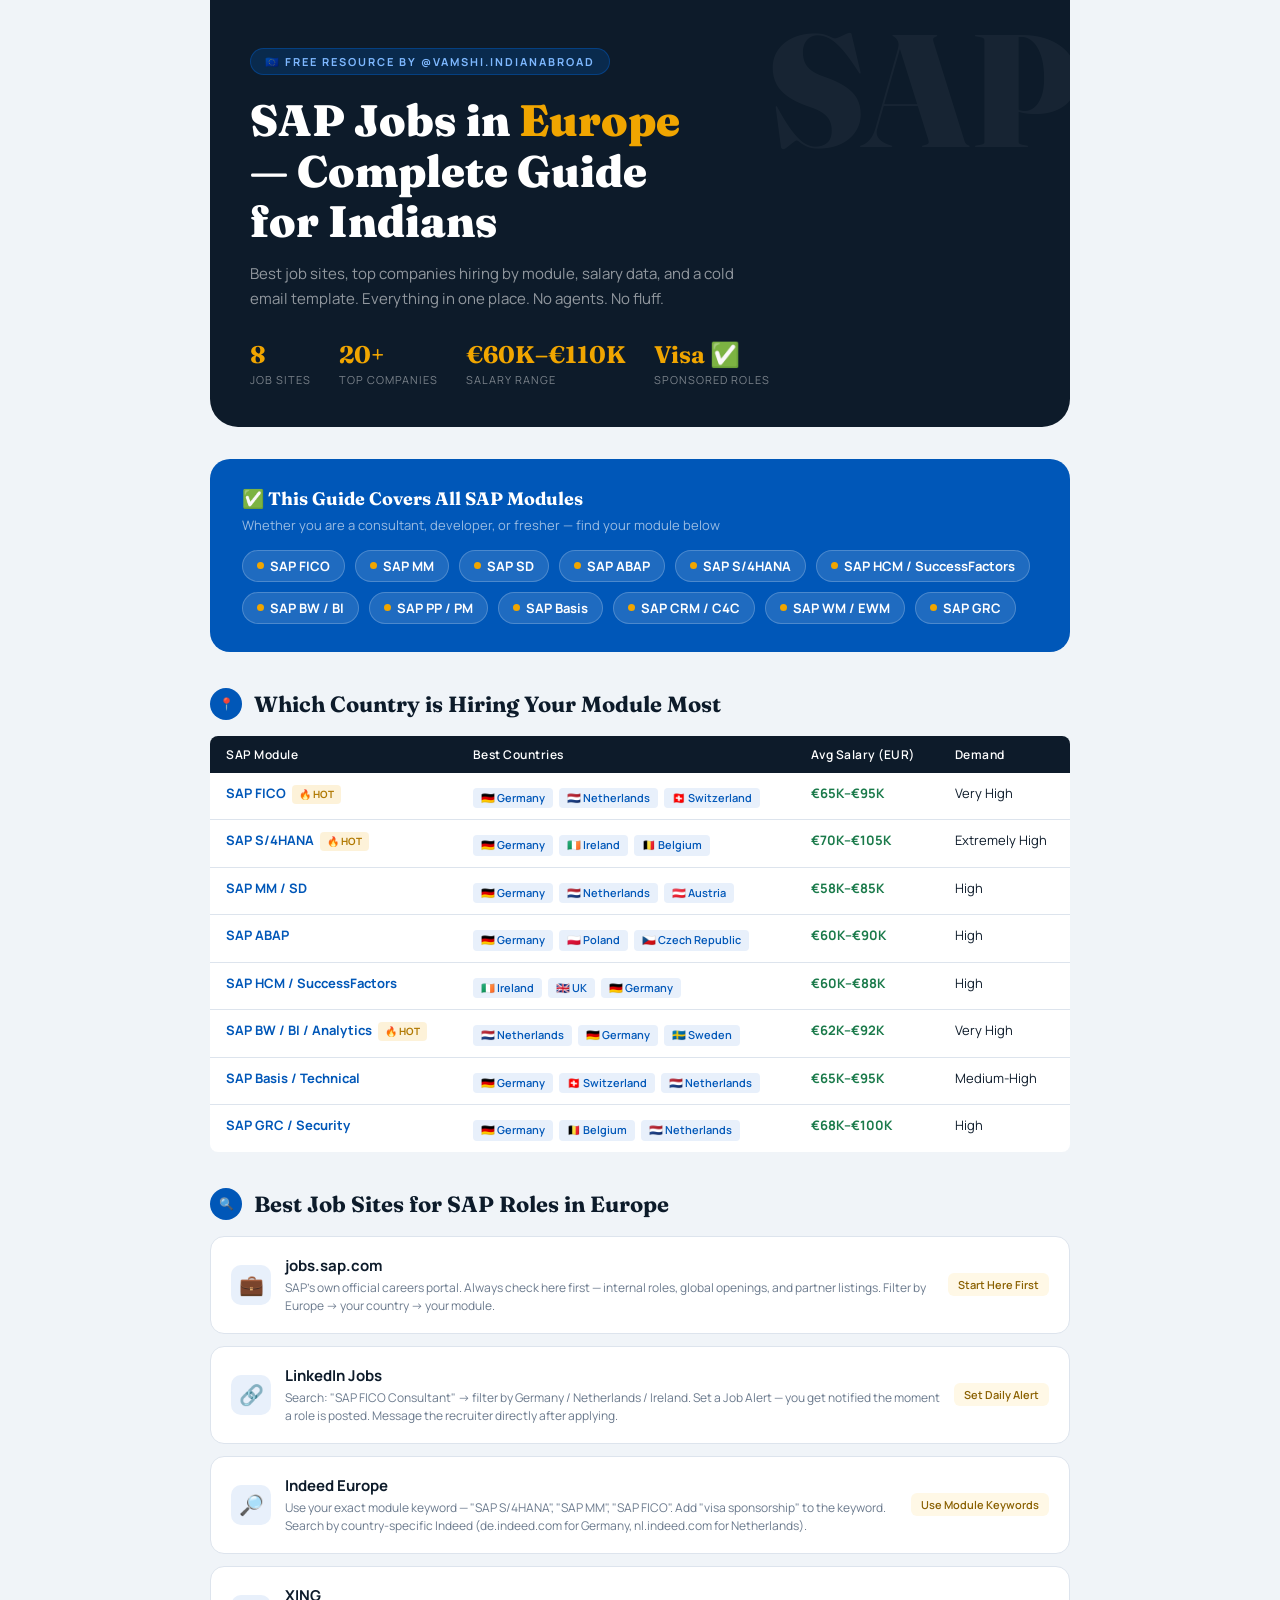
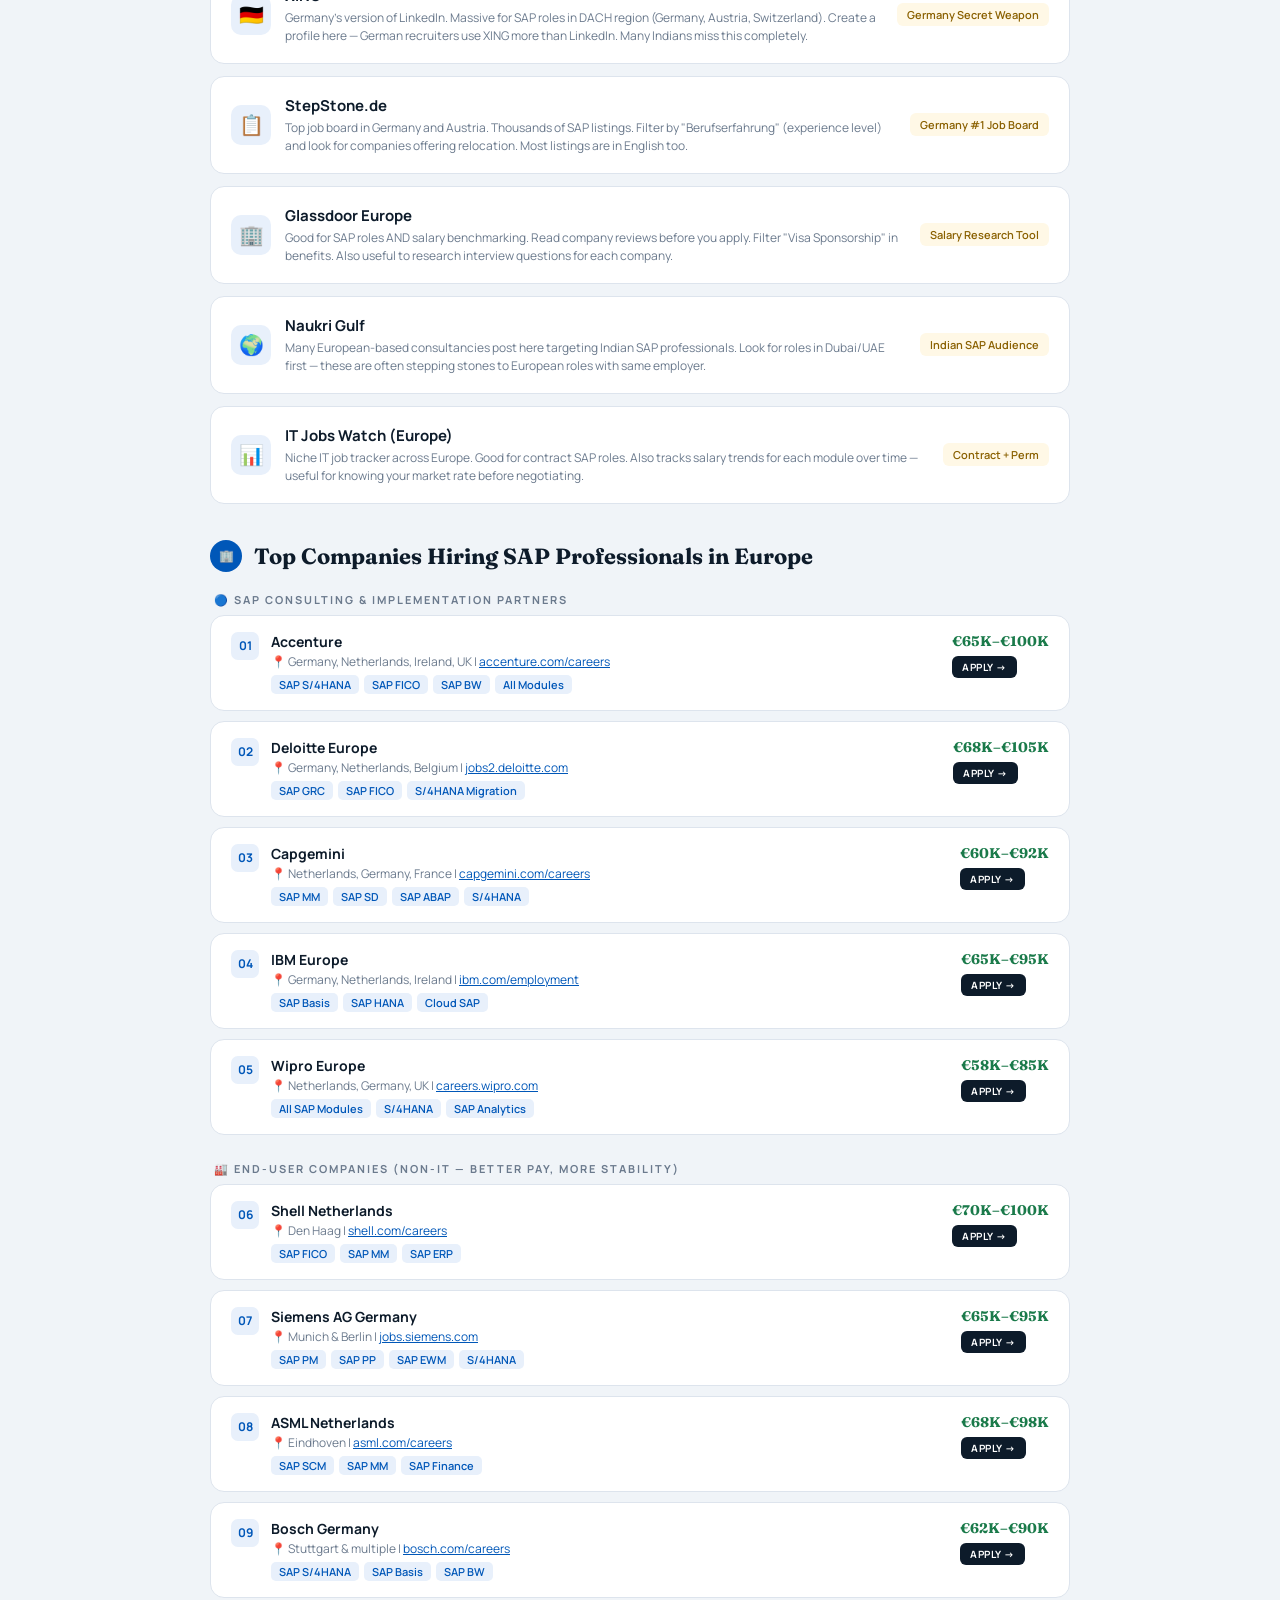
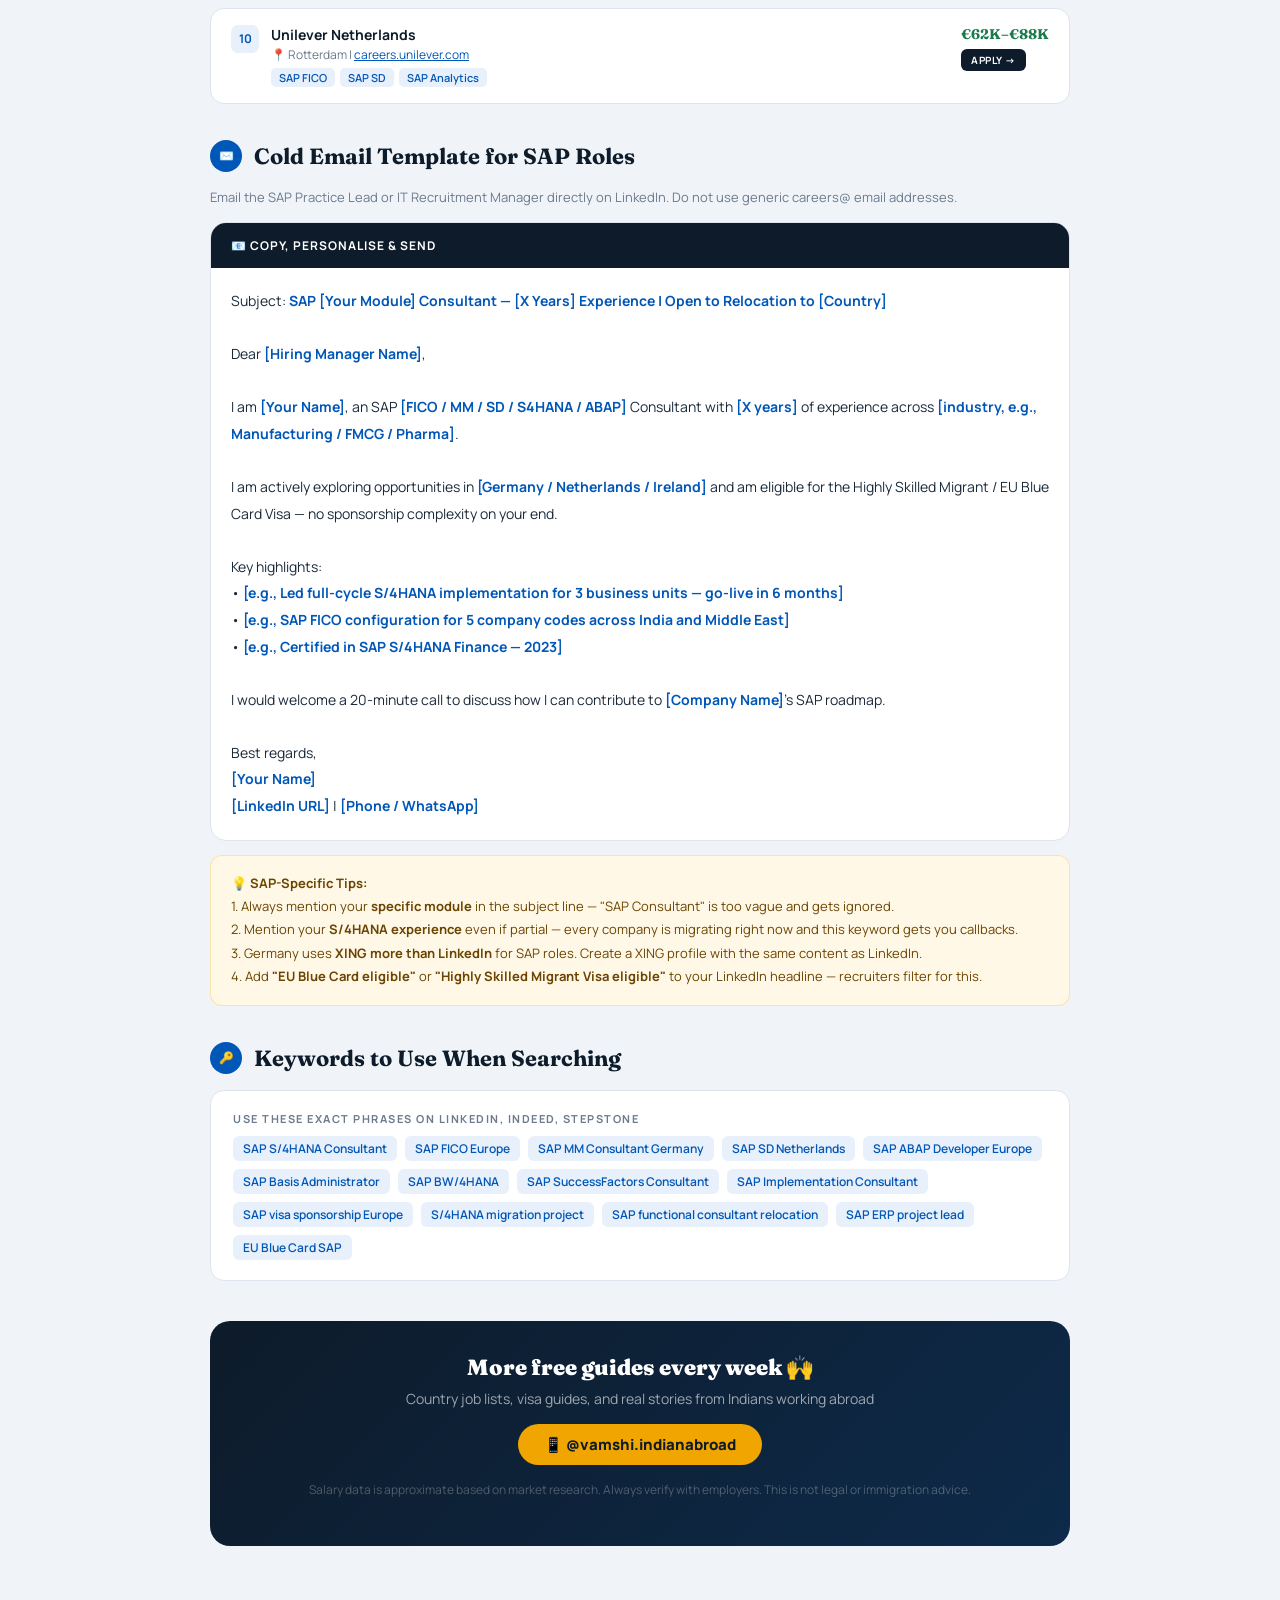
<file: sap_jobs_europe (1).html>
<!DOCTYPE html>
<html lang="en">
<head>
<meta charset="UTF-8"/>
<meta name="viewport" content="width=device-width, initial-scale=1.0"/>
<title>SAP Jobs in Europe — Complete Guide for Indians 🇪🇺</title>
<link href="https://fonts.googleapis.com/css2?family=Manrope:wght@300;400;500;600;700;800&family=Fraunces:ital,wght@0,700;0,900;1,700&display=swap" rel="stylesheet"/>
<style>
:root {
  --bg: #f0f4f8;
  --card: #ffffff;
  --dark: #0d1b2a;
  --blue: #0057b8;
  --blue-light: #e8f0fb;
  --sap-teal: #007db8;
  --accent: #f0a500;
  --accent-light: #fff8e6;
  --green: #1a7a4a;
  --green-light: #e8f7ef;
  --text: #0d1b2a;
  --muted: #6b7a8d;
  --border: #dde4ed;
}
* { margin:0; padding:0; box-sizing:border-box; }
body {
  background: var(--bg);
  color: var(--text);
  font-family: 'Manrope', sans-serif;
  max-width: 900px;
  margin: 0 auto;
  padding: 0 20px 60px;
}

/* HERO */
.hero {
  background: var(--dark);
  color: white;
  border-radius: 0 0 28px 28px;
  padding: 48px 40px 40px;
  position: relative;
  overflow: hidden;
  margin-bottom: 32px;
}
.hero::before {
  content: 'SAP';
  position: absolute;
  right: -10px; top: 10px;
  font-family: 'Fraunces', serif;
  font-size: 160px;
  font-weight: 900;
  opacity: 0.04;
  line-height: 1;
  color: white;
}
.hero-tag {
  display: inline-flex;
  align-items: center;
  gap: 6px;
  background: rgba(0,87,184,0.25);
  border: 1px solid rgba(0,87,184,0.5);
  color: #7eb8ff;
  font-size: 11px;
  font-weight: 700;
  letter-spacing: 2px;
  text-transform: uppercase;
  padding: 5px 14px;
  border-radius: 20px;
  margin-bottom: 20px;
}
.hero h1 {
  font-family: 'Fraunces', serif;
  font-size: clamp(26px, 5vw, 44px);
  font-weight: 900;
  line-height: 1.15;
  margin-bottom: 14px;
}
.hero h1 span { color: var(--accent); }
.hero-sub {
  font-size: 15px;
  color: rgba(255,255,255,0.55);
  line-height: 1.7;
  max-width: 520px;
  margin-bottom: 28px;
}
.hero-stats {
  display: flex;
  gap: 28px;
  flex-wrap: wrap;
}
.hero-stat { display: flex; flex-direction: column; gap: 3px; }
.hero-stat-num {
  font-family: 'Fraunces', serif;
  font-size: 24px;
  font-weight: 700;
  color: var(--accent);
}
.hero-stat-label { font-size: 11px; color: rgba(255,255,255,0.45); text-transform: uppercase; letter-spacing: 1px; }

/* MODULE BADGES */
.modules-section {
  background: var(--blue);
  border-radius: 20px;
  padding: 28px 32px;
  margin-bottom: 32px;
  color: white;
}
.modules-section h2 {
  font-family: 'Fraunces', serif;
  font-size: 18px;
  font-weight: 700;
  margin-bottom: 6px;
}
.modules-section p { font-size: 13px; color: rgba(255,255,255,0.6); margin-bottom: 16px; }
.modules-grid { display: flex; flex-wrap: wrap; gap: 10px; }
.module-pill {
  background: rgba(255,255,255,0.12);
  border: 1px solid rgba(255,255,255,0.2);
  color: white;
  font-size: 13px;
  font-weight: 700;
  padding: 6px 14px;
  border-radius: 50px;
  display: flex;
  align-items: center;
  gap: 6px;
}
.module-pill .dot {
  width: 7px; height: 7px;
  background: var(--accent);
  border-radius: 50%;
  flex-shrink: 0;
}

/* SECTION HEADERS */
.section-header {
  display: flex;
  align-items: center;
  gap: 12px;
  margin-bottom: 16px;
  margin-top: 36px;
}
.section-num {
  background: var(--blue);
  color: white;
  width: 32px; height: 32px;
  border-radius: 50%;
  display: flex;
  align-items: center;
  justify-content: center;
  font-size: 12px;
  font-weight: 700;
  flex-shrink: 0;
}
.section-header h2 {
  font-family: 'Fraunces', serif;
  font-size: 22px;
  font-weight: 700;
}

/* MODULE COUNTRY TABLE */
.module-table { width: 100%; border-collapse: collapse; }
.module-table th {
  background: var(--dark);
  color: white;
  padding: 10px 16px;
  font-size: 12px;
  text-align: left;
  font-weight: 600;
  letter-spacing: 0.5px;
}
.module-table th:first-child { border-radius: 8px 0 0 0; }
.module-table th:last-child { border-radius: 0 8px 0 0; }
.module-table td {
  padding: 11px 16px;
  font-size: 13px;
  border-bottom: 1px solid var(--border);
  background: var(--card);
  vertical-align: top;
  line-height: 1.5;
}
.module-table tr:last-child td { border-bottom: none; }
.module-table tr:last-child td:first-child { border-radius: 0 0 0 8px; }
.module-table tr:last-child td:last-child { border-radius: 0 0 8px 0; }
.mod-name { font-weight: 700; color: var(--blue); }
.hot-tag {
  display: inline-block;
  background: rgba(240,165,0,0.15);
  color: #b07800;
  font-size: 10px;
  font-weight: 700;
  padding: 2px 7px;
  border-radius: 4px;
  margin-left: 6px;
  vertical-align: middle;
}
.country-flags { display: flex; gap: 6px; flex-wrap: wrap; margin-top: 4px; }
.cflag {
  background: var(--blue-light);
  color: var(--blue);
  font-size: 11px;
  font-weight: 600;
  padding: 2px 8px;
  border-radius: 4px;
}
.salary-cell { font-weight: 700; color: var(--green); white-space: nowrap; }

/* JOB SITES */
.sites-grid { display: grid; gap: 12px; }
.site-card {
  background: var(--card);
  border: 1px solid var(--border);
  border-radius: 14px;
  padding: 18px 20px;
  display: grid;
  grid-template-columns: 40px 1fr auto;
  gap: 14px;
  align-items: center;
  text-decoration: none;
  color: inherit;
  transition: box-shadow 0.2s, transform 0.2s;
}
.site-card:hover { box-shadow: 0 6px 20px rgba(0,0,0,0.08); transform: translateY(-1px); }
.site-icon {
  width: 40px; height: 40px;
  background: var(--blue-light);
  border-radius: 10px;
  display: flex;
  align-items: center;
  justify-content: center;
  font-size: 20px;
  flex-shrink: 0;
}
.site-name { font-weight: 700; font-size: 15px; margin-bottom: 3px; }
.site-desc { font-size: 12px; color: var(--muted); line-height: 1.5; }
.site-tip {
  background: var(--accent-light);
  color: #8a6000;
  font-size: 11px;
  font-weight: 600;
  padding: 4px 10px;
  border-radius: 6px;
  white-space: nowrap;
}
.visit-btn {
  display: inline-block;
  background: var(--dark);
  color: white;
  font-size: 11px;
  font-weight: 700;
  padding: 6px 14px;
  border-radius: 8px;
  text-decoration: none;
  letter-spacing: 0.5px;
}

/* TOP COMPANIES */
.company-card {
  background: var(--card);
  border: 1px solid var(--border);
  border-radius: 14px;
  padding: 16px 20px;
  display: grid;
  grid-template-columns: 28px 1fr auto;
  gap: 12px;
  align-items: start;
  margin-bottom: 10px;
}
.co-num {
  width: 28px; height: 28px;
  background: var(--blue-light);
  color: var(--blue);
  border-radius: 7px;
  display: flex; align-items: center; justify-content: center;
  font-size: 12px; font-weight: 700; flex-shrink: 0;
}
.co-name { font-weight: 700; font-size: 14px; margin-bottom: 2px; }
.co-city { font-size: 12px; color: var(--muted); margin-bottom: 5px; }
.co-roles { display: flex; flex-wrap: wrap; gap: 5px; }
.role-tag {
  background: var(--blue-light);
  color: var(--blue);
  font-size: 11px; font-weight: 600;
  padding: 2px 8px; border-radius: 5px;
}
.co-salary { font-family: 'Fraunces', serif; font-size: 14px; font-weight: 700; color: var(--green); white-space: nowrap; }
.apply-btn {
  display: inline-block;
  margin-top: 6px;
  background: var(--dark);
  color: white;
  font-size: 10px; font-weight: 700;
  padding: 4px 10px; border-radius: 6px;
  text-decoration: none;
  letter-spacing: 0.5px; text-transform: uppercase;
}

/* EMAIL TEMPLATE */
.email-box {
  background: var(--card);
  border: 1px solid var(--border);
  border-radius: 16px;
  overflow: hidden;
  margin-top: 16px;
}
.email-header {
  background: var(--dark);
  color: white;
  padding: 14px 20px;
  font-size: 12px; font-weight: 700;
  letter-spacing: 1px; text-transform: uppercase;
}
.email-body {
  padding: 20px;
  font-size: 14px;
  line-height: 1.9;
  color: #1a2a3a;
  white-space: pre-line;
}
.hl { color: var(--blue); font-weight: 700; }

/* KEYWORDS BOX */
.kw-box {
  background: var(--card);
  border: 1px solid var(--border);
  border-radius: 14px;
  padding: 20px 22px;
  margin-top: 16px;
}
.kw-label { font-size: 11px; font-weight: 700; letter-spacing: 1.5px; text-transform: uppercase; color: var(--muted); margin-bottom: 10px; }
.kw-grid { display: flex; flex-wrap: wrap; gap: 8px; }
.kw-tag {
  background: var(--blue-light);
  color: var(--blue);
  font-size: 12px; font-weight: 600;
  padding: 4px 10px; border-radius: 6px;
}

/* FOOTER */
.footer-cta {
  background: linear-gradient(135deg, var(--dark), #0d2a4a);
  color: white;
  border-radius: 20px;
  padding: 32px;
  text-align: center;
  margin-top: 40px;
}
.footer-cta h3 {
  font-family: 'Fraunces', serif;
  font-size: 22px; font-weight: 900;
  margin-bottom: 8px;
}
.footer-cta p { font-size: 14px; color: rgba(255,255,255,0.6); margin-bottom: 16px; }
.ig-btn {
  display: inline-flex;
  align-items: center; gap: 8px;
  background: var(--accent);
  color: var(--dark);
  font-weight: 800; font-size: 15px;
  padding: 10px 26px;
  border-radius: 50px;
  text-decoration: none;
}

@media(max-width:600px) {
  .hero { padding: 36px 20px 30px; }
  .modules-section { padding: 22px 20px; }
  .site-card { grid-template-columns: 36px 1fr; }
  .site-tip { display: none; }
  .company-card { grid-template-columns: 28px 1fr; }
  .co-salary, .apply-btn { display: none; }
}
</style>
</head>
<body>

<!-- HERO -->
<div class="hero">
  <div class="hero-tag">🇪🇺 Free Resource by @vamshi.indianabroad</div>
  <h1>SAP Jobs in <span>Europe</span><br/>— Complete Guide<br/>for Indians</h1>
  <p class="hero-sub">Best job sites, top companies hiring by module, salary data, and a cold email template. Everything in one place. No agents. No fluff.</p>
  <div class="hero-stats">
    <div class="hero-stat"><span class="hero-stat-num">8</span><span class="hero-stat-label">Job Sites</span></div>
    <div class="hero-stat"><span class="hero-stat-num">20+</span><span class="hero-stat-label">Top Companies</span></div>
    <div class="hero-stat"><span class="hero-stat-num">€60K–€110K</span><span class="hero-stat-label">Salary Range</span></div>
    <div class="hero-stat"><span class="hero-stat-num">Visa ✅</span><span class="hero-stat-label">Sponsored Roles</span></div>
  </div>
</div>

<!-- MODULES -->
<div class="modules-section">
  <h2>✅ This Guide Covers All SAP Modules</h2>
  <p>Whether you are a consultant, developer, or fresher — find your module below</p>
  <div class="modules-grid">
    <div class="module-pill"><span class="dot"></span>SAP FICO</div>
    <div class="module-pill"><span class="dot"></span>SAP MM</div>
    <div class="module-pill"><span class="dot"></span>SAP SD</div>
    <div class="module-pill"><span class="dot"></span>SAP ABAP</div>
    <div class="module-pill"><span class="dot"></span>SAP S/4HANA</div>
    <div class="module-pill"><span class="dot"></span>SAP HCM / SuccessFactors</div>
    <div class="module-pill"><span class="dot"></span>SAP BW / BI</div>
    <div class="module-pill"><span class="dot"></span>SAP PP / PM</div>
    <div class="module-pill"><span class="dot"></span>SAP Basis</div>
    <div class="module-pill"><span class="dot"></span>SAP CRM / C4C</div>
    <div class="module-pill"><span class="dot"></span>SAP WM / EWM</div>
    <div class="module-pill"><span class="dot"></span>SAP GRC</div>
  </div>
</div>

<!-- MODULE x COUNTRY TABLE -->
<div class="section-header">
  <div class="section-num">📍</div>
  <h2>Which Country is Hiring Your Module Most</h2>
</div>

<table class="module-table">
  <thead>
    <tr>
      <th>SAP Module</th>
      <th>Best Countries</th>
      <th>Avg Salary (EUR)</th>
      <th>Demand</th>
    </tr>
  </thead>
  <tbody>
    <tr>
      <td><span class="mod-name">SAP FICO</span><span class="hot-tag">🔥 HOT</span></td>
      <td><div class="country-flags"><span class="cflag">🇩🇪 Germany</span><span class="cflag">🇳🇱 Netherlands</span><span class="cflag">🇨🇭 Switzerland</span></div></td>
      <td class="salary-cell">€65K–€95K</td>
      <td>Very High</td>
    </tr>
    <tr>
      <td><span class="mod-name">SAP S/4HANA</span><span class="hot-tag">🔥 HOT</span></td>
      <td><div class="country-flags"><span class="cflag">🇩🇪 Germany</span><span class="cflag">🇮🇪 Ireland</span><span class="cflag">🇧🇪 Belgium</span></div></td>
      <td class="salary-cell">€70K–€105K</td>
      <td>Extremely High</td>
    </tr>
    <tr>
      <td><span class="mod-name">SAP MM / SD</span></td>
      <td><div class="country-flags"><span class="cflag">🇩🇪 Germany</span><span class="cflag">🇳🇱 Netherlands</span><span class="cflag">🇦🇹 Austria</span></div></td>
      <td class="salary-cell">€58K–€85K</td>
      <td>High</td>
    </tr>
    <tr>
      <td><span class="mod-name">SAP ABAP</span></td>
      <td><div class="country-flags"><span class="cflag">🇩🇪 Germany</span><span class="cflag">🇵🇱 Poland</span><span class="cflag">🇨🇿 Czech Republic</span></div></td>
      <td class="salary-cell">€60K–€90K</td>
      <td>High</td>
    </tr>
    <tr>
      <td><span class="mod-name">SAP HCM / SuccessFactors</span></td>
      <td><div class="country-flags"><span class="cflag">🇮🇪 Ireland</span><span class="cflag">🇬🇧 UK</span><span class="cflag">🇩🇪 Germany</span></div></td>
      <td class="salary-cell">€60K–€88K</td>
      <td>High</td>
    </tr>
    <tr>
      <td><span class="mod-name">SAP BW / BI / Analytics</span><span class="hot-tag">🔥 HOT</span></td>
      <td><div class="country-flags"><span class="cflag">🇳🇱 Netherlands</span><span class="cflag">🇩🇪 Germany</span><span class="cflag">🇸🇪 Sweden</span></div></td>
      <td class="salary-cell">€62K–€92K</td>
      <td>Very High</td>
    </tr>
    <tr>
      <td><span class="mod-name">SAP Basis / Technical</span></td>
      <td><div class="country-flags"><span class="cflag">🇩🇪 Germany</span><span class="cflag">🇨🇭 Switzerland</span><span class="cflag">🇳🇱 Netherlands</span></div></td>
      <td class="salary-cell">€65K–€95K</td>
      <td>Medium-High</td>
    </tr>
    <tr>
      <td><span class="mod-name">SAP GRC / Security</span></td>
      <td><div class="country-flags"><span class="cflag">🇩🇪 Germany</span><span class="cflag">🇧🇪 Belgium</span><span class="cflag">🇳🇱 Netherlands</span></div></td>
      <td class="salary-cell">€68K–€100K</td>
      <td>High</td>
    </tr>
  </tbody>
</table>

<!-- JOB SITES -->
<div class="section-header">
  <div class="section-num">🔍</div>
  <h2>Best Job Sites for SAP Roles in Europe</h2>
</div>
<div class="sites-grid">

  <a class="site-card" href="https://jobs.sap.com" target="_blank">
    <div class="site-icon">💼</div>
    <div>
      <div class="site-name">jobs.sap.com</div>
      <div class="site-desc">SAP's own official careers portal. Always check here first — internal roles, global openings, and partner listings. Filter by Europe → your country → your module.</div>
    </div>
    <span class="site-tip">Start Here First</span>
  </a>

  <a class="site-card" href="https://www.linkedin.com/jobs/search/?keywords=SAP+Consultant+Europe" target="_blank">
    <div class="site-icon">🔗</div>
    <div>
      <div class="site-name">LinkedIn Jobs</div>
      <div class="site-desc">Search: "SAP FICO Consultant" → filter by Germany / Netherlands / Ireland. Set a Job Alert — you get notified the moment a role is posted. Message the recruiter directly after applying.</div>
    </div>
    <span class="site-tip">Set Daily Alert</span>
  </a>

  <a class="site-card" href="https://de.indeed.com/?q=SAP+consultant&l=Germany" target="_blank">
    <div class="site-icon">🔎</div>
    <div>
      <div class="site-name">Indeed Europe</div>
      <div class="site-desc">Use your exact module keyword — "SAP S/4HANA", "SAP MM", "SAP FICO". Add "visa sponsorship" to the keyword. Search by country-specific Indeed (de.indeed.com for Germany, nl.indeed.com for Netherlands).</div>
    </div>
    <span class="site-tip">Use Module Keywords</span>
  </a>

  <a class="site-card" href="https://www.xing.com/jobs" target="_blank">
    <div class="site-icon">🇩🇪</div>
    <div>
      <div class="site-name">XING</div>
      <div class="site-desc">Germany's version of LinkedIn. Massive for SAP roles in DACH region (Germany, Austria, Switzerland). Create a profile here — German recruiters use XING more than LinkedIn. Many Indians miss this completely.</div>
    </div>
    <span class="site-tip">Germany Secret Weapon</span>
  </a>

  <a class="site-card" href="https://www.stepstone.de/jobs/sap-consultant/" target="_blank">
    <div class="site-icon">📋</div>
    <div>
      <div class="site-name">StepStone.de</div>
      <div class="site-desc">Top job board in Germany and Austria. Thousands of SAP listings. Filter by "Berufserfahrung" (experience level) and look for companies offering relocation. Most listings are in English too.</div>
    </div>
    <span class="site-tip">Germany #1 Job Board</span>
  </a>

  <a class="site-card" href="https://www.glassdoor.com/Job/europe-sap-consultant-jobs" target="_blank">
    <div class="site-icon">🏢</div>
    <div>
      <div class="site-name">Glassdoor Europe</div>
      <div class="site-desc">Good for SAP roles AND salary benchmarking. Read company reviews before you apply. Filter "Visa Sponsorship" in benefits. Also useful to research interview questions for each company.</div>
    </div>
    <span class="site-tip">Salary Research Tool</span>
  </a>

  <a class="site-card" href="https://www.naukrigulf.com/sap-jobs" target="_blank">
    <div class="site-icon">🌍</div>
    <div>
      <div class="site-name">Naukri Gulf</div>
      <div class="site-desc">Many European-based consultancies post here targeting Indian SAP professionals. Look for roles in Dubai/UAE first — these are often stepping stones to European roles with same employer.</div>
    </div>
    <span class="site-tip">Indian SAP Audience</span>
  </a>

  <a class="site-card" href="https://www.itjobswatch.co.uk/jobs/europe/sap.do" target="_blank">
    <div class="site-icon">📊</div>
    <div>
      <div class="site-name">IT Jobs Watch (Europe)</div>
      <div class="site-desc">Niche IT job tracker across Europe. Good for contract SAP roles. Also tracks salary trends for each module over time — useful for knowing your market rate before negotiating.</div>
    </div>
    <span class="site-tip">Contract + Perm</span>
  </a>

</div>

<!-- TOP COMPANIES -->
<div class="section-header">
  <div class="section-num">🏢</div>
  <h2>Top Companies Hiring SAP Professionals in Europe</h2>
</div>

<div style="font-size:11px;font-weight:700;letter-spacing:2px;text-transform:uppercase;color:var(--muted);padding:4px 4px 8px;">🔵 SAP Consulting & Implementation Partners</div>

<div class="company-card">
  <div class="co-num">01</div>
  <div>
    <div class="co-name">Accenture</div>
    <div class="co-city">📍 Germany, Netherlands, Ireland, UK | <a href="https://www.accenture.com/us-en/careers" style="color:var(--blue);" target="_blank">accenture.com/careers</a></div>
    <div class="co-roles"><span class="role-tag">SAP S/4HANA</span><span class="role-tag">SAP FICO</span><span class="role-tag">SAP BW</span><span class="role-tag">All Modules</span></div>
  </div>
  <div><div class="co-salary">€65K–€100K</div><a class="apply-btn" href="https://www.accenture.com/us-en/careers" target="_blank">Apply →</a></div>
</div>

<div class="company-card">
  <div class="co-num">02</div>
  <div>
    <div class="co-name">Deloitte Europe</div>
    <div class="co-city">📍 Germany, Netherlands, Belgium | <a href="https://jobs2.deloitte.com" style="color:var(--blue);" target="_blank">jobs2.deloitte.com</a></div>
    <div class="co-roles"><span class="role-tag">SAP GRC</span><span class="role-tag">SAP FICO</span><span class="role-tag">S/4HANA Migration</span></div>
  </div>
  <div><div class="co-salary">€68K–€105K</div><a class="apply-btn" href="https://jobs2.deloitte.com" target="_blank">Apply →</a></div>
</div>

<div class="company-card">
  <div class="co-num">03</div>
  <div>
    <div class="co-name">Capgemini</div>
    <div class="co-city">📍 Netherlands, Germany, France | <a href="https://www.capgemini.com/careers/" style="color:var(--blue);" target="_blank">capgemini.com/careers</a></div>
    <div class="co-roles"><span class="role-tag">SAP MM</span><span class="role-tag">SAP SD</span><span class="role-tag">SAP ABAP</span><span class="role-tag">S/4HANA</span></div>
  </div>
  <div><div class="co-salary">€60K–€92K</div><a class="apply-btn" href="https://www.capgemini.com/careers/" target="_blank">Apply →</a></div>
</div>

<div class="company-card">
  <div class="co-num">04</div>
  <div>
    <div class="co-name">IBM Europe</div>
    <div class="co-city">📍 Germany, Netherlands, Ireland | <a href="https://www.ibm.com/employment/" style="color:var(--blue);" target="_blank">ibm.com/employment</a></div>
    <div class="co-roles"><span class="role-tag">SAP Basis</span><span class="role-tag">SAP HANA</span><span class="role-tag">Cloud SAP</span></div>
  </div>
  <div><div class="co-salary">€65K–€95K</div><a class="apply-btn" href="https://www.ibm.com/employment/" target="_blank">Apply →</a></div>
</div>

<div class="company-card">
  <div class="co-num">05</div>
  <div>
    <div class="co-name">Wipro Europe</div>
    <div class="co-city">📍 Netherlands, Germany, UK | <a href="https://careers.wipro.com" style="color:var(--blue);" target="_blank">careers.wipro.com</a></div>
    <div class="co-roles"><span class="role-tag">All SAP Modules</span><span class="role-tag">S/4HANA</span><span class="role-tag">SAP Analytics</span></div>
  </div>
  <div><div class="co-salary">€58K–€85K</div><a class="apply-btn" href="https://careers.wipro.com" target="_blank">Apply →</a></div>
</div>

<div style="font-size:11px;font-weight:700;letter-spacing:2px;text-transform:uppercase;color:var(--muted);padding:16px 4px 8px;">🏭 End-User Companies (Non-IT — Better Pay, More Stability)</div>

<div class="company-card">
  <div class="co-num">06</div>
  <div>
    <div class="co-name">Shell Netherlands</div>
    <div class="co-city">📍 Den Haag | <a href="https://www.shell.com/careers.html" style="color:var(--blue);" target="_blank">shell.com/careers</a></div>
    <div class="co-roles"><span class="role-tag">SAP FICO</span><span class="role-tag">SAP MM</span><span class="role-tag">SAP ERP</span></div>
  </div>
  <div><div class="co-salary">€70K–€100K</div><a class="apply-btn" href="https://www.shell.com/careers.html" target="_blank">Apply →</a></div>
</div>

<div class="company-card">
  <div class="co-num">07</div>
  <div>
    <div class="co-name">Siemens AG Germany</div>
    <div class="co-city">📍 Munich & Berlin | <a href="https://jobs.siemens.com" style="color:var(--blue);" target="_blank">jobs.siemens.com</a></div>
    <div class="co-roles"><span class="role-tag">SAP PM</span><span class="role-tag">SAP PP</span><span class="role-tag">SAP EWM</span><span class="role-tag">S/4HANA</span></div>
  </div>
  <div><div class="co-salary">€65K–€95K</div><a class="apply-btn" href="https://jobs.siemens.com" target="_blank">Apply →</a></div>
</div>

<div class="company-card">
  <div class="co-num">08</div>
  <div>
    <div class="co-name">ASML Netherlands</div>
    <div class="co-city">📍 Eindhoven | <a href="https://www.asml.com/en/careers" style="color:var(--blue);" target="_blank">asml.com/careers</a></div>
    <div class="co-roles"><span class="role-tag">SAP SCM</span><span class="role-tag">SAP MM</span><span class="role-tag">SAP Finance</span></div>
  </div>
  <div><div class="co-salary">€68K–€98K</div><a class="apply-btn" href="https://www.asml.com/en/careers" target="_blank">Apply →</a></div>
</div>

<div class="company-card">
  <div class="co-num">09</div>
  <div>
    <div class="co-name">Bosch Germany</div>
    <div class="co-city">📍 Stuttgart & multiple | <a href="https://www.bosch.com/careers/" style="color:var(--blue);" target="_blank">bosch.com/careers</a></div>
    <div class="co-roles"><span class="role-tag">SAP S/4HANA</span><span class="role-tag">SAP Basis</span><span class="role-tag">SAP BW</span></div>
  </div>
  <div><div class="co-salary">€62K–€90K</div><a class="apply-btn" href="https://www.bosch.com/careers/" target="_blank">Apply →</a></div>
</div>

<div class="company-card">
  <div class="co-num">10</div>
  <div>
    <div class="co-name">Unilever Netherlands</div>
    <div class="co-city">📍 Rotterdam | <a href="https://careers.unilever.com" style="color:var(--blue);" target="_blank">careers.unilever.com</a></div>
    <div class="co-roles"><span class="role-tag">SAP FICO</span><span class="role-tag">SAP SD</span><span class="role-tag">SAP Analytics</span></div>
  </div>
  <div><div class="co-salary">€62K–€88K</div><a class="apply-btn" href="https://careers.unilever.com" target="_blank">Apply →</a></div>
</div>

<!-- EMAIL TEMPLATE -->
<div class="section-header">
  <div class="section-num">✉️</div>
  <h2>Cold Email Template for SAP Roles</h2>
</div>
<p style="font-size:13px;color:var(--muted);margin-bottom:12px;">Email the SAP Practice Lead or IT Recruitment Manager directly on LinkedIn. Do not use generic careers@ email addresses.</p>

<div class="email-box">
  <div class="email-header">📧 Copy, Personalise & Send</div>
  <div class="email-body">Subject: <span class="hl">SAP [Your Module] Consultant — [X Years] Experience | Open to Relocation to [Country]</span>

Dear <span class="hl">[Hiring Manager Name]</span>,

I am <span class="hl">[Your Name]</span>, an SAP <span class="hl">[FICO / MM / SD / S4HANA / ABAP]</span> Consultant with <span class="hl">[X years]</span> of experience across <span class="hl">[industry, e.g., Manufacturing / FMCG / Pharma]</span>.

I am actively exploring opportunities in <span class="hl">[Germany / Netherlands / Ireland]</span> and am eligible for the Highly Skilled Migrant / EU Blue Card Visa — no sponsorship complexity on your end.

Key highlights:
• <span class="hl">[e.g., Led full-cycle S/4HANA implementation for 3 business units — go-live in 6 months]</span>
• <span class="hl">[e.g., SAP FICO configuration for 5 company codes across India and Middle East]</span>
• <span class="hl">[e.g., Certified in SAP S/4HANA Finance — 2023]</span>

I would welcome a 20-minute call to discuss how I can contribute to <span class="hl">[Company Name]</span>'s SAP roadmap.

Best regards,
<span class="hl">[Your Name]</span>
<span class="hl">[LinkedIn URL]</span> | <span class="hl">[Phone / WhatsApp]</span>
  </div>
</div>

<div style="background:var(--accent-light);border:1px solid rgba(240,165,0,0.25);border-radius:12px;padding:16px 20px;margin-top:14px;font-size:13px;line-height:1.8;color:#6a4400;">
  <strong>💡 SAP-Specific Tips:</strong><br/>
  1. Always mention your <strong>specific module</strong> in the subject line — "SAP Consultant" is too vague and gets ignored.<br/>
  2. Mention your <strong>S/4HANA experience</strong> even if partial — every company is migrating right now and this keyword gets you callbacks.<br/>
  3. Germany uses <strong>XING more than LinkedIn</strong> for SAP roles. Create a XING profile with the same content as LinkedIn.<br/>
  4. Add <strong>"EU Blue Card eligible"</strong> or <strong>"Highly Skilled Migrant Visa eligible"</strong> to your LinkedIn headline — recruiters filter for this.
</div>

<!-- KEYWORDS -->
<div class="section-header">
  <div class="section-num">🔑</div>
  <h2>Keywords to Use When Searching</h2>
</div>
<div class="kw-box">
  <div class="kw-label">Use these exact phrases on LinkedIn, Indeed, StepStone</div>
  <div class="kw-grid">
    <span class="kw-tag">SAP S/4HANA Consultant</span>
    <span class="kw-tag">SAP FICO Europe</span>
    <span class="kw-tag">SAP MM Consultant Germany</span>
    <span class="kw-tag">SAP SD Netherlands</span>
    <span class="kw-tag">SAP ABAP Developer Europe</span>
    <span class="kw-tag">SAP Basis Administrator</span>
    <span class="kw-tag">SAP BW/4HANA</span>
    <span class="kw-tag">SAP SuccessFactors Consultant</span>
    <span class="kw-tag">SAP Implementation Consultant</span>
    <span class="kw-tag">SAP visa sponsorship Europe</span>
    <span class="kw-tag">S/4HANA migration project</span>
    <span class="kw-tag">SAP functional consultant relocation</span>
    <span class="kw-tag">SAP ERP project lead</span>
    <span class="kw-tag">EU Blue Card SAP</span>
  </div>
</div>

<!-- FOOTER -->
<div class="footer-cta">
  <h3>More free guides every week 🙌</h3>
  <p>Country job lists, visa guides, and real stories from Indians working abroad</p>
  <a class="ig-btn" href="https://instagram.com/vamshi.indianabroad" target="_blank">📱 @vamshi.indianabroad</a>
  <p style="margin-top:16px;font-size:12px;opacity:0.45;">Salary data is approximate based on market research. Always verify with employers. This is not legal or immigration advice.</p>
</div>

</body>
</html>
</file>
<file: courses/sql/assets/index-CT735j1m.css>
/*! tailwindcss v4.3.3 | MIT License | https://tailwindcss.com */
@layer properties{@supports (((-webkit-hyphens:none)) and (not (margin-trim:inline))) or ((-moz-orient:inline) and (not (color:rgb(from red r g b)))){*,:before,:after{--tw-translate-x:0;--tw-translate-y:0;--tw-translate-z:0;--tw-rotate-x:initial;--tw-rotate-y:initial;--tw-rotate-z:initial;--tw-skew-x:initial;--tw-skew-y:initial;--tw-space-y-reverse:0;--tw-border-style:solid;--tw-leading:initial;--tw-font-weight:initial;--tw-tracking:initial;--tw-ordinal:initial;--tw-slashed-zero:initial;--tw-numeric-figure:initial;--tw-numeric-spacing:initial;--tw-numeric-fraction:initial;--tw-shadow:0 0 #0000;--tw-shadow-color:initial;--tw-shadow-alpha:100%;--tw-inset-shadow:0 0 #0000;--tw-inset-shadow-color:initial;--tw-inset-shadow-alpha:100%;--tw-ring-color:initial;--tw-ring-shadow:0 0 #0000;--tw-inset-ring-color:initial;--tw-inset-ring-shadow:0 0 #0000;--tw-ring-inset:initial;--tw-ring-offset-width:0px;--tw-ring-offset-color:#fff;--tw-ring-offset-shadow:0 0 #0000;--tw-outline-style:solid;--tw-blur:initial;--tw-brightness:initial;--tw-contrast:initial;--tw-grayscale:initial;--tw-hue-rotate:initial;--tw-invert:initial;--tw-opacity:initial;--tw-saturate:initial;--tw-sepia:initial;--tw-drop-shadow:initial;--tw-drop-shadow-color:initial;--tw-drop-shadow-alpha:100%;--tw-drop-shadow-size:initial}::backdrop{--tw-translate-x:0;--tw-translate-y:0;--tw-translate-z:0;--tw-rotate-x:initial;--tw-rotate-y:initial;--tw-rotate-z:initial;--tw-skew-x:initial;--tw-skew-y:initial;--tw-space-y-reverse:0;--tw-border-style:solid;--tw-leading:initial;--tw-font-weight:initial;--tw-tracking:initial;--tw-ordinal:initial;--tw-slashed-zero:initial;--tw-numeric-figure:initial;--tw-numeric-spacing:initial;--tw-numeric-fraction:initial;--tw-shadow:0 0 #0000;--tw-shadow-color:initial;--tw-shadow-alpha:100%;--tw-inset-shadow:0 0 #0000;--tw-inset-shadow-color:initial;--tw-inset-shadow-alpha:100%;--tw-ring-color:initial;--tw-ring-shadow:0 0 #0000;--tw-inset-ring-color:initial;--tw-inset-ring-shadow:0 0 #0000;--tw-ring-inset:initial;--tw-ring-offset-width:0px;--tw-ring-offset-color:#fff;--tw-ring-offset-shadow:0 0 #0000;--tw-outline-style:solid;--tw-blur:initial;--tw-brightness:initial;--tw-contrast:initial;--tw-grayscale:initial;--tw-hue-rotate:initial;--tw-invert:initial;--tw-opacity:initial;--tw-saturate:initial;--tw-sepia:initial;--tw-drop-shadow:initial;--tw-drop-shadow-color:initial;--tw-drop-shadow-alpha:100%;--tw-drop-shadow-size:initial}}}@layer theme{:root,:host{--font-sans:ui-rounded, "SF Pro Rounded", -apple-system, "Segoe UI Variable Display", "Segoe UI", Inter, system-ui, sans-serif;--font-mono:"JetBrains Mono", "SF Mono", "Menlo", "Consolas", ui-monospace, monospace;--color-white:#fff;--spacing:.25rem;--container-xs:20rem;--container-sm:24rem;--container-md:28rem;--container-lg:32rem;--container-xl:36rem;--container-2xl:42rem;--container-3xl:48rem;--container-4xl:56rem;--container-5xl:64rem;--container-6xl:72rem;--font-weight-medium:500;--font-weight-semibold:600;--font-weight-bold:700;--font-weight-extrabold:800;--tracking-tight:-.025em;--tracking-wide:.025em;--tracking-wider:.05em;--leading-tight:1.25;--leading-snug:1.375;--leading-relaxed:1.625;--radius-2xl:1rem;--shadow-lg:0 10px 15px -3px #0000001a, 0 4px 6px -4px #0000001a;--default-transition-duration:.15s;--default-transition-timing-function:cubic-bezier(.4, 0, .2, 1);--default-font-family:ui-rounded, "SF Pro Rounded", -apple-system, "Segoe UI Variable Display", "Segoe UI", Inter, system-ui, sans-serif;--default-mono-font-family:"JetBrains Mono", "SF Mono", "Menlo", "Consolas", ui-monospace, monospace}}@layer base{*,:after,:before{box-sizing:border-box;border:0 solid;margin:0;padding:0}::backdrop{box-sizing:border-box;border:0 solid;margin:0;padding:0}::file-selector-button{box-sizing:border-box;border:0 solid;margin:0;padding:0}html,:host{-webkit-text-size-adjust:100%;tab-size:4;line-height:1.5;font-family:var(--default-font-family,-apple-system, BlinkMacSystemFont, "Segoe UI", Roboto, "Helvetica Neue", "Noto Sans", Arial, sans-serif, "Apple Color Emoji", "Segoe UI Emoji", "Segoe UI Symbol", "Noto Color Emoji");font-feature-settings:var(--default-font-feature-settings,normal);font-variation-settings:var(--default-font-variation-settings,normal);-webkit-tap-highlight-color:transparent}hr{height:0;color:inherit;border-top-width:1px}abbr:where([title]){-webkit-text-decoration:underline dotted;text-decoration:underline dotted}h1,h2,h3,h4,h5,h6{font-size:inherit;font-weight:inherit}a{color:inherit;-webkit-text-decoration:inherit;-webkit-text-decoration:inherit;-webkit-text-decoration:inherit;-webkit-text-decoration:inherit;text-decoration:inherit}b,strong{font-weight:bolder}code,kbd,samp,pre{font-family:var(--default-mono-font-family,ui-monospace, SFMono-Regular, Menlo, Monaco, Consolas, "Liberation Mono", "Courier New", monospace);font-feature-settings:var(--default-mono-font-feature-settings,normal);font-variation-settings:var(--default-mono-font-variation-settings,normal);font-size:1em}small{font-size:80%}sub,sup{vertical-align:baseline;font-size:75%;line-height:0;position:relative}sub{bottom:-.25em}sup{top:-.5em}table{text-indent:0;border-color:inherit;border-collapse:collapse}:-moz-focusring:where(:not(iframe)){outline:auto}progress{vertical-align:baseline}summary{display:list-item}ol,ul,menu{list-style:none}img,svg,video,canvas,audio,iframe,embed,object{vertical-align:middle;display:block}img,video{max-width:100%;height:auto}button,input,select,optgroup,textarea{font:inherit;font-feature-settings:inherit;font-variation-settings:inherit;letter-spacing:inherit;color:inherit;opacity:1;background-color:#0000;border-radius:0}::file-selector-button{font:inherit;font-feature-settings:inherit;font-variation-settings:inherit;letter-spacing:inherit;color:inherit;opacity:1;background-color:#0000;border-radius:0}:where(select:is([multiple],[size])) optgroup{font-weight:bolder}:where(select:is([multiple],[size])) optgroup option{padding-inline-start:20px}::file-selector-button{margin-inline-end:4px}::placeholder{opacity:1}@supports (not ((-webkit-appearance:-apple-pay-button))) or (contain-intrinsic-size:1px){::placeholder{color:currentColor}@supports (color:color-mix(in lab, red, red)){::placeholder{color:color-mix(in oklab, currentcolor 50%, transparent)}}}textarea{resize:vertical}::-webkit-search-decoration{-webkit-appearance:none}::-webkit-date-and-time-value{min-height:1lh;text-align:inherit}::-webkit-datetime-edit{display:inline-flex}::-webkit-datetime-edit-fields-wrapper{padding:0}::-webkit-datetime-edit{padding-block:0}::-webkit-datetime-edit-year-field{padding-block:0}::-webkit-datetime-edit-month-field{padding-block:0}::-webkit-datetime-edit-day-field{padding-block:0}::-webkit-datetime-edit-hour-field{padding-block:0}::-webkit-datetime-edit-minute-field{padding-block:0}::-webkit-datetime-edit-second-field{padding-block:0}::-webkit-datetime-edit-millisecond-field{padding-block:0}::-webkit-datetime-edit-meridiem-field{padding-block:0}::-webkit-calendar-picker-indicator{line-height:1}:-moz-ui-invalid{box-shadow:none}button,input:where([type=button],[type=reset],[type=submit]){appearance:button}::file-selector-button{appearance:button}::-webkit-inner-spin-button{height:auto}::-webkit-outer-spin-button{height:auto}[hidden]:where(:not([hidden=until-found])){display:none!important}}@layer components{.card{background:var(--surface);border:1.5px solid var(--line);border-radius:var(--r-lg)}.card-2{background:var(--surface-2);border:1.5px solid var(--line-soft);border-radius:var(--r)}.btn{border-radius:var(--r-sm);letter-spacing:.01em;border:2px solid var(--line);background:var(--surface);color:var(--text);cursor:pointer;-webkit-user-select:none;user-select:none;white-space:nowrap;touch-action:manipulation;border-bottom-width:4px;justify-content:center;align-items:center;gap:8px;padding:11px 17px;font-size:14px;font-weight:750;line-height:1;transition:transform 60ms,filter .15s,background .15s,border-color .15s,opacity .15s;display:inline-flex;position:relative}.btn:hover:not(:disabled){filter:brightness(.985);border-color:var(--text-mute)}.btn:active:not(:disabled){border-bottom-width:2px;margin-bottom:2px;transform:translateY(2px)}.btn:disabled{opacity:.45;cursor:not-allowed}.btn-primary{background:var(--brand);border-color:var(--brand-deep);color:#fff}.btn-primary:hover:not(:disabled){background:var(--brand)}@supports (color:color-mix(in lab, red, red)){.btn-primary:hover:not(:disabled){background:color-mix(in srgb, var(--brand) 90%, white)}}.btn-primary:hover:not(:disabled){border-color:var(--brand-deep)}.btn-success{background:var(--green);border-color:var(--green-deep);color:#fff}.btn-danger{border-color:var(--red);background:0 0}@supports (color:color-mix(in lab, red, red)){.btn-danger{border-color:color-mix(in srgb, var(--red) 45%, transparent)}}.btn-danger{color:var(--red)}.btn-ghost{color:var(--text-dim);background:0 0;border-color:#0000;border-bottom-width:2px;font-weight:650}.btn-ghost:hover:not(:disabled){background:var(--surface-2);color:var(--text);border-color:#0000}.btn-ghost:active:not(:disabled){border-bottom-width:2px;margin-bottom:0;transform:none}.btn-sm{border-radius:var(--r-xs);border-bottom-width:3px;padding:7px 12px;font-size:12.5px}.btn-sm:active:not(:disabled){border-bottom-width:2px;margin-bottom:1px;transform:translateY(1px)}.btn-lg{border-radius:var(--r);border-bottom-width:5px;padding:15px 26px;font-size:15.5px}.btn-lg:active:not(:disabled){border-bottom-width:3px;margin-bottom:2px}.pill{letter-spacing:.01em;border:1.5px solid var(--line);background:var(--surface-2);color:var(--text-dim);white-space:nowrap;border-radius:999px;align-items:center;gap:5px;padding:4px 11px;font-size:11.5px;font-weight:750;display:inline-flex}.input{background:var(--surface-2);border:2px solid var(--line);border-radius:var(--r-sm);color:var(--text);outline:none;width:100%;padding:11px 14px;font-family:inherit;font-size:14px;font-weight:500}.input:focus{border-color:var(--brand);background:var(--surface)}.input::placeholder{color:var(--text-mute)}.label-xs{letter-spacing:.09em;text-transform:uppercase;color:var(--text-mute);font-size:10.5px;font-weight:800}.link{color:var(--brand);cursor:pointer;font-weight:650}.link:hover{text-decoration:underline}.opt{border-radius:var(--r);text-align:left;background:var(--surface);border:2px solid var(--line);cursor:pointer;border-bottom-width:4px;align-items:center;gap:12px;width:100%;padding:14px 16px;font-weight:600;transition:transform 60ms,background .15s,border-color .15s;display:flex}.opt:hover:not(:disabled){background:var(--surface-2);border-color:var(--brand-line)}.opt:active:not(:disabled){border-bottom-width:2px;margin-bottom:2px;transform:translateY(2px)}}@layer utilities{.pointer-events-none{pointer-events:none}.collapse{visibility:collapse}.visible{visibility:visible}.sr-only{clip-path:inset(50%);white-space:nowrap;border-width:0;width:1px;height:1px;margin:-1px;padding:0;position:absolute;overflow:hidden}.absolute{position:absolute}.fixed{position:fixed}.relative{position:relative}.static{position:static}.sticky{position:sticky}.inset-0{inset:0}.inset-x-0{inset-inline:0}.inset-y-0{inset-block:0}.-top-3{top:calc(var(--spacing) * -3)}.top-0{top:0}.top-1\/2{top:50%}.bottom-6{bottom:calc(var(--spacing) * 6)}.left-0{left:0}.left-1\/2{left:50%}.left-3{left:calc(var(--spacing) * 3)}.z-10{z-index:10}.z-50{z-index:50}.z-\[60\]{z-index:60}.z-\[90\]{z-index:90}.z-\[95\]{z-index:95}.mx-auto{margin-inline:auto}.my-3{margin-block:calc(var(--spacing) * 3)}.mt-0\.5{margin-top:calc(var(--spacing) * .5)}.mt-1{margin-top:var(--spacing)}.mt-1\.5{margin-top:calc(var(--spacing) * 1.5)}.mt-2{margin-top:calc(var(--spacing) * 2)}.mt-2\.5{margin-top:calc(var(--spacing) * 2.5)}.mt-3{margin-top:calc(var(--spacing) * 3)}.mt-4{margin-top:calc(var(--spacing) * 4)}.mt-5{margin-top:calc(var(--spacing) * 5)}.mt-6{margin-top:calc(var(--spacing) * 6)}.mt-7{margin-top:calc(var(--spacing) * 7)}.mt-8{margin-top:calc(var(--spacing) * 8)}.mt-10{margin-top:calc(var(--spacing) * 10)}.mt-\[1px\]{margin-top:1px}.mt-\[2px\]{margin-top:2px}.mt-\[3px\]{margin-top:3px}.mt-\[6px\]{margin-top:6px}.mt-\[7px\]{margin-top:7px}.mt-\[8px\]{margin-top:8px}.mb-1{margin-bottom:var(--spacing)}.mb-1\.5{margin-bottom:calc(var(--spacing) * 1.5)}.mb-2{margin-bottom:calc(var(--spacing) * 2)}.mb-2\.5{margin-bottom:calc(var(--spacing) * 2.5)}.mb-3{margin-bottom:calc(var(--spacing) * 3)}.mb-4{margin-bottom:calc(var(--spacing) * 4)}.mb-5{margin-bottom:calc(var(--spacing) * 5)}.mb-6{margin-bottom:calc(var(--spacing) * 6)}.mb-7{margin-bottom:calc(var(--spacing) * 7)}.mb-8{margin-bottom:calc(var(--spacing) * 8)}.mb-10{margin-bottom:calc(var(--spacing) * 10)}.-ml-2{margin-left:calc(var(--spacing) * -2)}.ml-1{margin-left:var(--spacing)}.ml-1\.5{margin-left:calc(var(--spacing) * 1.5)}.ml-auto{margin-left:auto}.line-clamp-1{-webkit-line-clamp:1;-webkit-box-orient:vertical;display:-webkit-box;overflow:hidden}.line-clamp-2{-webkit-line-clamp:2;-webkit-box-orient:vertical;display:-webkit-box;overflow:hidden}.line-clamp-3{-webkit-line-clamp:3;-webkit-box-orient:vertical;display:-webkit-box;overflow:hidden}.block{display:block}.flex{display:flex}.grid{display:grid}.hidden{display:none}.inline{display:inline}.inline-flex{display:inline-flex}.table{display:table}.h-2\.5{height:calc(var(--spacing) * 2.5)}.h-5{height:calc(var(--spacing) * 5)}.h-6{height:calc(var(--spacing) * 6)}.h-7{height:calc(var(--spacing) * 7)}.h-9{height:calc(var(--spacing) * 9)}.h-10{height:calc(var(--spacing) * 10)}.h-11{height:calc(var(--spacing) * 11)}.h-12{height:calc(var(--spacing) * 12)}.h-48{height:calc(var(--spacing) * 48)}.h-\[3px\]{height:3px}.h-\[4px\]{height:4px}.h-\[5px\]{height:5px}.h-\[15px\]{height:15px}.h-\[16px\]{height:16px}.h-\[17px\]{height:17px}.h-\[18px\]{height:18px}.h-\[19px\]{height:19px}.h-\[20px\]{height:20px}.h-\[21px\]{height:21px}.h-full{height:100%}.max-h-\[86vh\]{max-height:86vh}.min-h-0{min-height:0}.min-h-\[110px\]{min-height:110px}.min-h-\[130px\]{min-height:130px}.min-h-\[380px\]{min-height:380px}.min-h-full{min-height:100%}.w-5{width:calc(var(--spacing) * 5)}.w-6{width:calc(var(--spacing) * 6)}.w-7{width:calc(var(--spacing) * 7)}.w-9{width:calc(var(--spacing) * 9)}.w-10{width:calc(var(--spacing) * 10)}.w-11{width:calc(var(--spacing) * 11)}.w-12{width:calc(var(--spacing) * 12)}.w-24{width:calc(var(--spacing) * 24)}.w-\[3px\]{width:3px}.w-\[4px\]{width:4px}.w-\[15px\]{width:15px}.w-\[16px\]{width:16px}.w-\[17px\]{width:17px}.w-\[18px\]{width:18px}.w-\[19px\]{width:19px}.w-\[20px\]{width:20px}.w-\[21px\]{width:21px}.w-\[62px\]{width:62px}.w-\[70px\]{width:70px}.w-\[74px\]{width:74px}.w-\[90px\]{width:90px}.w-\[104px\]{width:104px}.w-\[128px\]{width:128px}.w-\[150px\]{width:150px}.w-\[290px\]{width:290px}.w-auto{width:auto}.w-full{width:100%}.max-w-2xl{max-width:var(--container-2xl)}.max-w-3xl{max-width:var(--container-3xl)}.max-w-4xl{max-width:var(--container-4xl)}.max-w-5xl{max-width:var(--container-5xl)}.max-w-6xl{max-width:var(--container-6xl)}.max-w-\[150px\]{max-width:150px}.max-w-\[190px\]{max-width:190px}.max-w-\[720px\]{max-width:720px}.max-w-\[1080px\]{max-width:1080px}.max-w-lg{max-width:var(--container-lg)}.max-w-md{max-width:var(--container-md)}.max-w-sm{max-width:var(--container-sm)}.max-w-xl{max-width:var(--container-xl)}.max-w-xs{max-width:var(--container-xs)}.min-w-0{min-width:0}.min-w-\[20px\]{min-width:20px}.min-w-\[128px\]{min-width:128px}.min-w-\[180px\]{min-width:180px}.min-w-\[220px\]{min-width:220px}.flex-1{flex:1}.shrink{flex-shrink:1}.shrink-0{flex-shrink:0}.grow{flex-grow:1}.-translate-x-1\/2{--tw-translate-x:calc(calc(1 / 2 * 100%) * -1);translate:var(--tw-translate-x) var(--tw-translate-y)}.-translate-y-1\/2{--tw-translate-y:calc(calc(1 / 2 * 100%) * -1);translate:var(--tw-translate-x) var(--tw-translate-y)}.-rotate-90{rotate:-90deg}.rotate-90{rotate:90deg}.transform{transform:var(--tw-rotate-x,) var(--tw-rotate-y,) var(--tw-rotate-z,) var(--tw-skew-x,) var(--tw-skew-y,)}.cursor-pointer{cursor:pointer}.resize-y{resize:vertical}.grid-cols-2{grid-template-columns:repeat(2,minmax(0,1fr))}.grid-cols-3{grid-template-columns:repeat(3,minmax(0,1fr))}.flex-col{flex-direction:column}.flex-wrap{flex-wrap:wrap}.items-baseline{align-items:baseline}.items-center{align-items:center}.items-end{align-items:flex-end}.items-start{align-items:flex-start}.items-stretch{align-items:stretch}.justify-between{justify-content:space-between}.justify-center{justify-content:center}.gap-1{gap:var(--spacing)}.gap-1\.5{gap:calc(var(--spacing) * 1.5)}.gap-2{gap:calc(var(--spacing) * 2)}.gap-2\.5{gap:calc(var(--spacing) * 2.5)}.gap-3{gap:calc(var(--spacing) * 3)}.gap-4{gap:calc(var(--spacing) * 4)}.gap-5{gap:calc(var(--spacing) * 5)}.gap-6{gap:calc(var(--spacing) * 6)}.gap-7{gap:calc(var(--spacing) * 7)}.gap-\[3px\]{gap:3px}:where(.space-y-1>:not(:last-child)){--tw-space-y-reverse:0;margin-block-start:calc(var(--spacing) * var(--tw-space-y-reverse));margin-block-end:calc(var(--spacing) * calc(1 - var(--tw-space-y-reverse)))}:where(.space-y-1\.5>:not(:last-child)){--tw-space-y-reverse:0;margin-block-start:calc(calc(var(--spacing) * 1.5) * var(--tw-space-y-reverse));margin-block-end:calc(calc(var(--spacing) * 1.5) * calc(1 - var(--tw-space-y-reverse)))}:where(.space-y-2>:not(:last-child)){--tw-space-y-reverse:0;margin-block-start:calc(calc(var(--spacing) * 2) * var(--tw-space-y-reverse));margin-block-end:calc(calc(var(--spacing) * 2) * calc(1 - var(--tw-space-y-reverse)))}:where(.space-y-2\.5>:not(:last-child)){--tw-space-y-reverse:0;margin-block-start:calc(calc(var(--spacing) * 2.5) * var(--tw-space-y-reverse));margin-block-end:calc(calc(var(--spacing) * 2.5) * calc(1 - var(--tw-space-y-reverse)))}:where(.space-y-3>:not(:last-child)){--tw-space-y-reverse:0;margin-block-start:calc(calc(var(--spacing) * 3) * var(--tw-space-y-reverse));margin-block-end:calc(calc(var(--spacing) * 3) * calc(1 - var(--tw-space-y-reverse)))}:where(.space-y-3\.5>:not(:last-child)){--tw-space-y-reverse:0;margin-block-start:calc(calc(var(--spacing) * 3.5) * var(--tw-space-y-reverse));margin-block-end:calc(calc(var(--spacing) * 3.5) * calc(1 - var(--tw-space-y-reverse)))}:where(.space-y-4>:not(:last-child)){--tw-space-y-reverse:0;margin-block-start:calc(calc(var(--spacing) * 4) * var(--tw-space-y-reverse));margin-block-end:calc(calc(var(--spacing) * 4) * calc(1 - var(--tw-space-y-reverse)))}:where(.space-y-5>:not(:last-child)){--tw-space-y-reverse:0;margin-block-start:calc(calc(var(--spacing) * 5) * var(--tw-space-y-reverse));margin-block-end:calc(calc(var(--spacing) * 5) * calc(1 - var(--tw-space-y-reverse)))}:where(.space-y-6>:not(:last-child)){--tw-space-y-reverse:0;margin-block-start:calc(calc(var(--spacing) * 6) * var(--tw-space-y-reverse));margin-block-end:calc(calc(var(--spacing) * 6) * calc(1 - var(--tw-space-y-reverse)))}:where(.space-y-\[3px\]>:not(:last-child)){--tw-space-y-reverse:0;margin-block-start:calc(3px * var(--tw-space-y-reverse));margin-block-end:calc(3px * calc(1 - var(--tw-space-y-reverse)))}.gap-x-2{column-gap:calc(var(--spacing) * 2)}.gap-y-1\.5{row-gap:calc(var(--spacing) * 1.5)}.truncate{text-overflow:ellipsis;white-space:nowrap;overflow:hidden}.overflow-auto{overflow:auto}.overflow-hidden{overflow:hidden}.overflow-visible{overflow:visible}.overflow-x-auto{overflow-x:auto}.overflow-y-auto{overflow-y:auto}.rounded{border-radius:.25rem}.rounded-2xl{border-radius:var(--radius-2xl)}.rounded-\[3px\]{border-radius:3px}.rounded-\[4px\]{border-radius:4px}.rounded-\[5px\]{border-radius:5px}.rounded-\[6px\]{border-radius:6px}.rounded-\[7px\]{border-radius:7px}.rounded-\[8px\]{border-radius:8px}.rounded-\[9px\]{border-radius:9px}.rounded-\[10px\]{border-radius:10px}.rounded-\[11px\]{border-radius:11px}.rounded-\[12px\]{border-radius:12px}.rounded-\[var\(--r\)\]{border-radius:var(--r)}.rounded-\[var\(--r-lg\)\]{border-radius:var(--r-lg)}.rounded-full{border-radius:2147483647px}.border{border-style:var(--tw-border-style);border-width:1px}.border-2{border-style:var(--tw-border-style);border-width:2px}.border-t{border-top-style:var(--tw-border-style);border-top-width:1px}.border-r{border-right-style:var(--tw-border-style);border-right-width:1px}.border-b{border-bottom-style:var(--tw-border-style);border-bottom-width:1px}.border-l-2{border-left-style:var(--tw-border-style);border-left-width:2px}.bg-\[var\(--brand\)\]{background-color:var(--brand)}.bg-\[var\(--green\)\]{background-color:var(--green)}.bg-\[var\(--violet\)\]{background-color:var(--violet)}.p-3{padding:calc(var(--spacing) * 3)}.p-5{padding:calc(var(--spacing) * 5)}.p-6{padding:calc(var(--spacing) * 6)}.p-7{padding:calc(var(--spacing) * 7)}.p-\[3px\]{padding:3px}.\!px-1\.5{padding-inline:calc(var(--spacing) * 1.5)!important}.px-1{padding-inline:var(--spacing)}.px-1\.5{padding-inline:calc(var(--spacing) * 1.5)}.px-2{padding-inline:calc(var(--spacing) * 2)}.px-2\.5{padding-inline:calc(var(--spacing) * 2.5)}.px-3{padding-inline:calc(var(--spacing) * 3)}.px-3\.5{padding-inline:calc(var(--spacing) * 3.5)}.px-4{padding-inline:calc(var(--spacing) * 4)}.px-5{padding-inline:calc(var(--spacing) * 5)}.px-6{padding-inline:calc(var(--spacing) * 6)}.\!py-0{padding-block:0!important}.py-0\.5{padding-block:calc(var(--spacing) * .5)}.py-1{padding-block:var(--spacing)}.py-1\.5{padding-block:calc(var(--spacing) * 1.5)}.py-2{padding-block:calc(var(--spacing) * 2)}.py-2\.5{padding-block:calc(var(--spacing) * 2.5)}.py-3{padding-block:calc(var(--spacing) * 3)}.py-3\.5{padding-block:calc(var(--spacing) * 3.5)}.py-4{padding-block:calc(var(--spacing) * 4)}.py-5{padding-block:calc(var(--spacing) * 5)}.py-6{padding-block:calc(var(--spacing) * 6)}.py-7{padding-block:calc(var(--spacing) * 7)}.py-8{padding-block:calc(var(--spacing) * 8)}.py-10{padding-block:calc(var(--spacing) * 10)}.py-12{padding-block:calc(var(--spacing) * 12)}.py-14{padding-block:calc(var(--spacing) * 14)}.py-16{padding-block:calc(var(--spacing) * 16)}.py-\[1px\]{padding-block:1px}.py-\[3px\]{padding-block:3px}.pt-1{padding-top:var(--spacing)}.pt-2{padding-top:calc(var(--spacing) * 2)}.pt-4{padding-top:calc(var(--spacing) * 4)}.pt-5{padding-top:calc(var(--spacing) * 5)}.pt-6{padding-top:calc(var(--spacing) * 6)}.pr-1{padding-right:var(--spacing)}.pb-1\.5{padding-bottom:calc(var(--spacing) * 1.5)}.pb-2\.5{padding-bottom:calc(var(--spacing) * 2.5)}.pb-3{padding-bottom:calc(var(--spacing) * 3)}.pb-24{padding-bottom:calc(var(--spacing) * 24)}.pl-4{padding-left:calc(var(--spacing) * 4)}.pl-9{padding-left:calc(var(--spacing) * 9)}.text-center{text-align:center}.text-left{text-align:left}.text-right{text-align:right}.font-\[inherit\]{font-family:inherit}.font-mono{font-family:JetBrains Mono,SF Mono,Menlo,Consolas,ui-monospace,monospace}.\!text-\[9px\]{font-size:9px!important}.\!text-\[10\.5px\]{font-size:10.5px!important}.text-\[0\.88em\]{font-size:.88em}.text-\[9\.5px\]{font-size:9.5px}.text-\[10\.5px\]{font-size:10.5px}.text-\[10px\]{font-size:10px}.text-\[11\.5px\]{font-size:11.5px}.text-\[11px\]{font-size:11px}.text-\[12\.5px\]{font-size:12.5px}.text-\[12\.8px\]{font-size:12.8px}.text-\[12px\]{font-size:12px}.text-\[13\.5px\]{font-size:13.5px}.text-\[13px\]{font-size:13px}.text-\[14\.5px\]{font-size:14.5px}.text-\[14px\]{font-size:14px}.text-\[15\.5px\]{font-size:15.5px}.text-\[15px\]{font-size:15px}.text-\[16px\]{font-size:16px}.text-\[17px\]{font-size:17px}.text-\[18px\]{font-size:18px}.text-\[19px\]{font-size:19px}.text-\[20px\]{font-size:20px}.text-\[22px\]{font-size:22px}.text-\[24px\]{font-size:24px}.text-\[26px\]{font-size:26px}.text-\[30px\]{font-size:30px}.text-\[32px\]{font-size:32px}.text-\[34px\]{font-size:34px}.text-\[38px\]{font-size:38px}.text-\[40px\]{font-size:40px}.text-\[42px\]{font-size:42px}.text-\[44px\]{font-size:44px}.leading-\[1\.1\]{--tw-leading:1.1;line-height:1.1}.leading-\[1\.6\]{--tw-leading:1.6;line-height:1.6}.leading-\[1\.7\]{--tw-leading:1.7;line-height:1.7}.leading-\[1\.55\]{--tw-leading:1.55;line-height:1.55}.leading-\[1\.65\]{--tw-leading:1.65;line-height:1.65}.leading-\[1\.75\]{--tw-leading:1.75;line-height:1.75}.leading-none{--tw-leading:1;line-height:1}.leading-relaxed{--tw-leading:var(--leading-relaxed);line-height:var(--leading-relaxed)}.leading-snug{--tw-leading:var(--leading-snug);line-height:var(--leading-snug)}.leading-tight{--tw-leading:var(--leading-tight);line-height:var(--leading-tight)}.font-bold{--tw-font-weight:var(--font-weight-bold);font-weight:var(--font-weight-bold)}.font-extrabold{--tw-font-weight:var(--font-weight-extrabold);font-weight:var(--font-weight-extrabold)}.font-medium{--tw-font-weight:var(--font-weight-medium);font-weight:var(--font-weight-medium)}.font-semibold{--tw-font-weight:var(--font-weight-semibold);font-weight:var(--font-weight-semibold)}.tracking-\[0\.12em\]{--tw-tracking:.12em;letter-spacing:.12em}.tracking-\[0\.14em\]{--tw-tracking:.14em;letter-spacing:.14em}.tracking-tight{--tw-tracking:var(--tracking-tight);letter-spacing:var(--tracking-tight)}.tracking-wide{--tw-tracking:var(--tracking-wide);letter-spacing:var(--tracking-wide)}.tracking-wider{--tw-tracking:var(--tracking-wider);letter-spacing:var(--tracking-wider)}.break-words{overflow-wrap:break-word}.whitespace-pre-wrap{white-space:pre-wrap}.text-\[var\(--amber\)\]{color:var(--amber)}.text-\[var\(--brand\)\]{color:var(--brand)}.text-\[var\(--green\)\]{color:var(--green)}.text-\[var\(--red\)\]{color:var(--red)}.text-\[var\(--text\)\]{color:var(--text)}.text-\[var\(--text-dim\)\]{color:var(--text-dim)}.text-\[var\(--text-mute\)\]{color:var(--text-mute)}.text-white{color:var(--color-white)}.capitalize{text-transform:capitalize}.lowercase{text-transform:lowercase}.uppercase{text-transform:uppercase}.italic{font-style:italic}.tabular-nums{--tw-numeric-spacing:tabular-nums;font-variant-numeric:var(--tw-ordinal,) var(--tw-slashed-zero,) var(--tw-numeric-figure,) var(--tw-numeric-spacing,) var(--tw-numeric-fraction,)}.opacity-60{opacity:.6}.opacity-85{opacity:.85}.opacity-90{opacity:.9}.ring{--tw-ring-shadow:var(--tw-ring-inset,) 0 0 0 calc(1px + var(--tw-ring-offset-width)) var(--tw-ring-color,currentcolor);box-shadow:var(--tw-inset-shadow), var(--tw-inset-ring-shadow), var(--tw-ring-offset-shadow), var(--tw-ring-shadow), var(--tw-shadow)}.outline{outline-style:var(--tw-outline-style);outline-width:1px}.filter{filter:var(--tw-blur,) var(--tw-brightness,) var(--tw-contrast,) var(--tw-grayscale,) var(--tw-hue-rotate,) var(--tw-invert,) var(--tw-saturate,) var(--tw-sepia,) var(--tw-drop-shadow,)}.transition{transition-property:color,background-color,border-color,outline-color,text-decoration-color,fill,stroke,--tw-gradient-from,--tw-gradient-via,--tw-gradient-to,opacity,box-shadow,transform,translate,scale,rotate,filter,-webkit-backdrop-filter,backdrop-filter,display,content-visibility,overlay,pointer-events;transition-timing-function:var(--tw-ease,var(--default-transition-timing-function));transition-duration:var(--tw-duration,var(--default-transition-duration))}.transition-all{transition-property:all;transition-timing-function:var(--tw-ease,var(--default-transition-timing-function));transition-duration:var(--tw-duration,var(--default-transition-duration))}.transition-colors{transition-property:color,background-color,border-color,outline-color,text-decoration-color,fill,stroke,--tw-gradient-from,--tw-gradient-via,--tw-gradient-to;transition-timing-function:var(--tw-ease,var(--default-transition-timing-function));transition-duration:var(--tw-duration,var(--default-transition-duration))}.transition-transform{transition-property:transform,translate,scale,rotate;transition-timing-function:var(--tw-ease,var(--default-transition-timing-function));transition-duration:var(--tw-duration,var(--default-transition-duration))}@media (hover:hover){.group-hover\:text-\[var\(--text\)\]:is(:where(.group):hover *){color:var(--text)}.hover\:-translate-y-0\.5:hover{--tw-translate-y:calc(var(--spacing) * -.5);translate:var(--tw-translate-x) var(--tw-translate-y)}.hover\:-translate-y-\[1px\]:hover{--tw-translate-y:calc(1px * -1);translate:var(--tw-translate-x) var(--tw-translate-y)}.hover\:border-\[var\(--text-mute\)\]:hover{border-color:var(--text-mute)}.hover\:bg-\[var\(--surface-2\)\]:hover{background-color:var(--surface-2)}.hover\:bg-\[var\(--surface-3\)\]:hover{background-color:var(--surface-3)}.hover\:text-\[var\(--text-dim\)\]:hover{color:var(--text-dim)}}@media (min-width:40rem){.sm\:block{display:block}.sm\:flex{display:flex}.sm\:hidden{display:none}.sm\:grid-cols-2{grid-template-columns:repeat(2,minmax(0,1fr))}.sm\:grid-cols-3{grid-template-columns:repeat(3,minmax(0,1fr))}.sm\:grid-cols-4{grid-template-columns:repeat(4,minmax(0,1fr))}.sm\:gap-2{gap:calc(var(--spacing) * 2)}.sm\:px-4{padding-inline:calc(var(--spacing) * 4)}.sm\:px-6{padding-inline:calc(var(--spacing) * 6)}.sm\:text-\[36px\]{font-size:36px}.sm\:text-\[38px\]{font-size:38px}}@media (min-width:48rem){.md\:grid-cols-2{grid-template-columns:repeat(2,minmax(0,1fr))}.md\:grid-cols-3{grid-template-columns:repeat(3,minmax(0,1fr))}}@media (min-width:64rem){.lg\:block{display:block}.lg\:flex{display:flex}.lg\:hidden{display:none}.lg\:grid-cols-2{grid-template-columns:repeat(2,minmax(0,1fr))}.lg\:grid-cols-3{grid-template-columns:repeat(3,minmax(0,1fr))}.lg\:grid-cols-4{grid-template-columns:repeat(4,minmax(0,1fr))}.lg\:grid-cols-\[1fr_240px\]{grid-template-columns:1fr 240px}.lg\:grid-cols-\[1fr_260px\]{grid-template-columns:1fr 260px}.lg\:grid-cols-\[1fr_300px\]{grid-template-columns:1fr 300px}.lg\:grid-cols-\[1fr_320px\]{grid-template-columns:1fr 320px}.lg\:grid-cols-\[1fr_340px\]{grid-template-columns:1fr 340px}.lg\:grid-cols-\[1fr_auto\]{grid-template-columns:1fr auto}.lg\:grid-cols-\[2fr_1fr\]{grid-template-columns:2fr 1fr}.lg\:grid-cols-\[190px_1fr\]{grid-template-columns:190px 1fr}.lg\:grid-cols-\[300px_1fr\]{grid-template-columns:300px 1fr}.lg\:items-center{align-items:center}}@media (min-width:80rem){.xl\:block{display:block}.xl\:hidden{display:none}.xl\:grid-cols-3{grid-template-columns:repeat(3,minmax(0,1fr))}.xl\:grid-cols-5{grid-template-columns:repeat(5,minmax(0,1fr))}.xl\:grid-cols-\[250px_minmax\(0\,1fr\)_310px\]{grid-template-columns:250px minmax(0,1fr) 310px}}}:root,[data-theme=light]{--bg:#f7f8fc;--bg-elev:#fff;--surface:#fff;--surface-2:#f3f5fa;--surface-3:#e8ebf4;--line:#e2e6f0;--line-soft:#edf0f7;--text:#16182b;--text-dim:#4b5168;--text-mute:#8a90a6;--brand:#5b5bd6;--brand-deep:#4646b8;--brand-soft:#5b5bd614;--brand-line:#5b5bd64d;--violet:#8b5cf6;--violet-deep:#7442e0;--cyan:#0ea5b7;--green:#1db954;--green-deep:#159c44;--amber:#f59f0a;--amber-deep:#d98806;--red:#ef4444;--red-deep:#d13333;--pink:#ec4899;--shadow:0 2px 10px -4px #16182b2e;--shadow-lg:0 18px 40px -18px #16182b47;--grid:#16182b06;--r-xs:8px;--r-sm:12px;--r:16px;--r-lg:22px;--r-xl:30px;--lightningcss-light:initial;--lightningcss-dark: ;color-scheme:light}[data-theme=dark]{--bg:#0d0f1a;--bg-elev:#131627;--surface:#181b2e;--surface-2:#1f233a;--surface-3:#2a2f4a;--line:#2b3050;--line-soft:#232741;--text:#eef1fb;--text-dim:#a9b0cd;--text-mute:#767ea0;--brand:#7b7bf0;--brand-deep:#5f5fd6;--brand-soft:#7b7bf022;--brand-line:#7b7bf055;--violet:#a78bfa;--violet-deep:#8b6ce8;--cyan:#22d3ee;--green:#34d977;--green-deep:#23b962;--amber:#fbbf24;--amber-deep:#e0a415;--red:#f87171;--red-deep:#dc5b5b;--pink:#f472b6;--shadow:0 4px 16px -6px #0009;--shadow-lg:0 24px 55px -22px #000c;--grid:#ffffff08;--lightningcss-light: ;--lightningcss-dark:initial;color-scheme:dark}*{border-color:var(--line)}html,body,#root{height:100%}body{background:var(--bg);color:var(--text);font-family:var(--font-sans);-webkit-font-smoothing:antialiased;text-rendering:optimizelegibility;overscroll-behavior:none;-webkit-tap-highlight-color:transparent;margin:0;overflow:hidden}::selection{background:var(--brand-line)}*{scrollbar-width:thin;scrollbar-color:var(--surface-3) transparent}::-webkit-scrollbar{width:10px;height:10px}::-webkit-scrollbar-track{background:0 0}::-webkit-scrollbar-thumb{background:var(--surface-3);background-clip:content-box;border:3px solid #0000;border-radius:8px}.tok-kw{color:var(--brand);font-weight:700}.tok-fn{color:var(--violet);font-weight:600}.tok-str{color:var(--green)}.tok-num{color:var(--amber-deep)}.tok-com{color:var(--text-mute);font-style:italic}.tok-op{color:var(--text-dim)}.tok-blank{color:var(--pink);background:var(--pink)}@supports (color:color-mix(in lab, red, red)){.tok-blank{background:color-mix(in srgb, var(--pink) 15%, transparent)}}.tok-blank{border-radius:4px;padding:0 2px}.editor-wrap{font-family:var(--font-mono);tab-size:2;font-size:13.5px;line-height:22px;position:relative}.editor-wrap textarea,.editor-wrap pre{font-family:inherit;font-size:inherit;line-height:inherit;letter-spacing:0;white-space:pre-wrap;overflow-wrap:break-word;word-break:break-word;border:0;margin:0;padding:14px 16px}.editor-wrap textarea{resize:none;color:#0000;width:100%;height:100%;caret-color:var(--brand);background:0 0;outline:none;position:absolute;inset:0;overflow:auto}.editor-wrap textarea::selection{background:var(--brand-line)}.editor-wrap pre{pointer-events:none;min-height:100%;color:var(--text);position:relative;overflow:auto}@keyframes fadeUp{0%{opacity:0;transform:translateY(8px)}to{opacity:1;transform:none}}.anim-in{animation:.26s cubic-bezier(.2,.9,.3,1) both fadeUp}@keyframes popIn{0%{opacity:0;transform:scale(.9)}60%{transform:scale(1.03)}to{opacity:1;transform:scale(1)}}.anim-pop{animation:.3s cubic-bezier(.2,.9,.3,1) both popIn}@keyframes shake{0%,to{transform:translate(0)}20%{transform:translate(-6px)}40%{transform:translate(6px)}60%{transform:translate(-4px)}80%{transform:translate(4px)}}.anim-shake{animation:.36s ease-in-out both shake}@keyframes slideInR{0%{opacity:0;transform:translate(38px)}to{opacity:1;transform:none}}@keyframes slideInL{0%{opacity:0;transform:translate(-38px)}to{opacity:1;transform:none}}.anim-slide-r{animation:.24s cubic-bezier(.2,.9,.3,1) both slideInR}.anim-slide-l{animation:.24s cubic-bezier(.2,.9,.3,1) both slideInL}@keyframes bounceIn{0%{opacity:0;transform:scale(.5)}55%{opacity:1;transform:scale(1.14)}75%{transform:scale(.96)}to{transform:scale(1)}}.anim-bounce{animation:.5s cubic-bezier(.2,.9,.3,1) both bounceIn}@keyframes wiggle{0%,to{transform:rotate(0)}25%{transform:rotate(-7deg)}75%{transform:rotate(7deg)}}.anim-wiggle{animation:.6s ease-in-out infinite wiggle}@keyframes floaty{0%,to{transform:translateY(0)}50%{transform:translateY(-6px)}}.anim-float{animation:3s ease-in-out infinite floaty}@keyframes spin{to{transform:rotate(360deg)}}.anim-spin{animation:.9s linear infinite spin}@keyframes pulseGlow{0%,to{box-shadow:0 0 0 0 var(--brand-soft)}50%{box-shadow:0 0 0 10px #0000}}.anim-pulse{animation:2s ease-out infinite pulseGlow}@keyframes confettiFall{0%{opacity:1;transform:translateY(-10vh)rotate(0)}to{opacity:0;transform:translate3d(var(--dx,0), 105vh, 0) rotate(var(--rot,540deg))}}.confetti-bit{pointer-events:none;width:9px;height:14px;animation:confettiFall var(--dur,2.4s) cubic-bezier(.25, .6, .4, 1) forwards;z-index:90;border-radius:2px;position:fixed;top:0}@keyframes xpFloat{0%{opacity:0;transform:translateY(6px)scale(.85)}25%{opacity:1;transform:translateY(-4px)scale(1)}to{opacity:0;transform:translateY(-34px)scale(1)}}.anim-xp{animation:1.5s ease-out forwards xpFloat}@media (prefers-reduced-motion:reduce){*,:before,:after{transition-duration:.001ms!important;animation-duration:.001ms!important;animation-iteration-count:1!important}}.grid-bg{background-image:linear-gradient(var(--grid) 1px, transparent 1px), linear-gradient(90deg, var(--grid) 1px, transparent 1px);background-size:44px 44px}.glow-brand{background:radial-gradient(62% 84% at 50% 0%, var(--brand), transparent 72%)}@supports (color:color-mix(in lab, red, red)){.glow-brand{background:radial-gradient(62% 84% at 50% 0%, color-mix(in srgb, var(--brand) 20%, transparent), transparent 72%)}}.dt{border-collapse:separate;border-spacing:0;width:100%;font-family:var(--font-mono);font-size:12.5px}.dt th{z-index:1;text-align:left;background:var(--surface-3);color:var(--text-dim);white-space:nowrap;border-bottom:1.5px solid var(--line);border-left:1px solid var(--line);padding:9px 12px;font-weight:700;position:sticky;top:0}.dt td{border-bottom:1px solid var(--line-soft);border-left:1px solid var(--line-soft);white-space:nowrap;color:var(--text);padding:8px 12px}.dt th:first-child,.dt td:first-child{border-left:none}.dt tbody tr:hover td{background:var(--surface-2)}.dt .null{color:var(--text-mute);font-style:italic}.dt .num,.dt th.num{text-align:right;font-variant-numeric:tabular-nums}.dt-diff td{background:var(--red)!important}@supports (color:color-mix(in lab, red, red)){.dt-diff td{background:color-mix(in srgb, var(--red) 12%, transparent)!important}}.dt-match td{background:var(--green)!important}@supports (color:color-mix(in lab, red, red)){.dt-match td{background:color-mix(in srgb, var(--green) 11%, transparent)!important}}.safe-b{padding-bottom:env(safe-area-inset-bottom,0px)}.safe-t{padding-top:env(safe-area-inset-top,0px)}@property --tw-translate-x{syntax:"*";inherits:false;initial-value:0}@property --tw-translate-y{syntax:"*";inherits:false;initial-value:0}@property --tw-translate-z{syntax:"*";inherits:false;initial-value:0}@property --tw-rotate-x{syntax:"*";inherits:false}@property --tw-rotate-y{syntax:"*";inherits:false}@property --tw-rotate-z{syntax:"*";inherits:false}@property --tw-skew-x{syntax:"*";inherits:false}@property --tw-skew-y{syntax:"*";inherits:false}@property --tw-space-y-reverse{syntax:"*";inherits:false;initial-value:0}@property --tw-border-style{syntax:"*";inherits:false;initial-value:solid}@property --tw-leading{syntax:"*";inherits:false}@property --tw-font-weight{syntax:"*";inherits:false}@property --tw-tracking{syntax:"*";inherits:false}@property --tw-ordinal{syntax:"*";inherits:false}@property --tw-slashed-zero{syntax:"*";inherits:false}@property --tw-numeric-figure{syntax:"*";inherits:false}@property --tw-numeric-spacing{syntax:"*";inherits:false}@property --tw-numeric-fraction{syntax:"*";inherits:false}@property --tw-shadow{syntax:"*";inherits:false;initial-value:0 0 #0000}@property --tw-shadow-color{syntax:"*";inherits:false}@property --tw-shadow-alpha{syntax:"<percentage>";inherits:false;initial-value:100%}@property --tw-inset-shadow{syntax:"*";inherits:false;initial-value:0 0 #0000}@property --tw-inset-shadow-color{syntax:"*";inherits:false}@property --tw-inset-shadow-alpha{syntax:"<percentage>";inherits:false;initial-value:100%}@property --tw-ring-color{syntax:"*";inherits:false}@property --tw-ring-shadow{syntax:"*";inherits:false;initial-value:0 0 #0000}@property --tw-inset-ring-color{syntax:"*";inherits:false}@property --tw-inset-ring-shadow{syntax:"*";inherits:false;initial-value:0 0 #0000}@property --tw-ring-inset{syntax:"*";inherits:false}@property --tw-ring-offset-width{syntax:"<length>";inherits:false;initial-value:0}@property --tw-ring-offset-color{syntax:"*";inherits:false;initial-value:#fff}@property --tw-ring-offset-shadow{syntax:"*";inherits:false;initial-value:0 0 #0000}@property --tw-outline-style{syntax:"*";inherits:false;initial-value:solid}@property --tw-blur{syntax:"*";inherits:false}@property --tw-brightness{syntax:"*";inherits:false}@property --tw-contrast{syntax:"*";inherits:false}@property --tw-grayscale{syntax:"*";inherits:false}@property --tw-hue-rotate{syntax:"*";inherits:false}@property --tw-invert{syntax:"*";inherits:false}@property --tw-opacity{syntax:"*";inherits:false}@property --tw-saturate{syntax:"*";inherits:false}@property --tw-sepia{syntax:"*";inherits:false}@property --tw-drop-shadow{syntax:"*";inherits:false}@property --tw-drop-shadow-color{syntax:"*";inherits:false}@property --tw-drop-shadow-alpha{syntax:"<percentage>";inherits:false;initial-value:100%}@property --tw-drop-shadow-size{syntax:"*";inherits:false}
</file>
